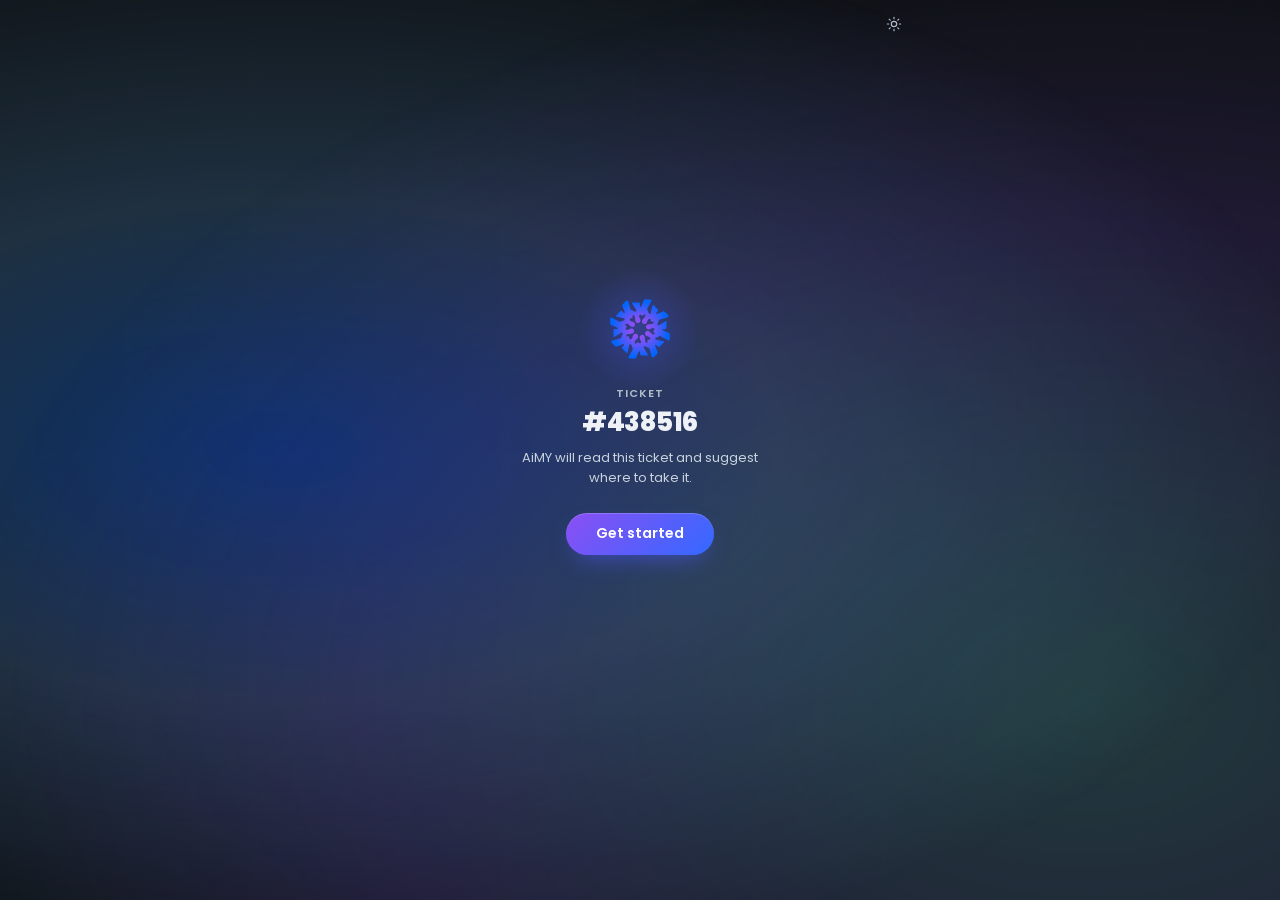
<file: extension/index.html>
<!doctype html>
<html lang="en">
<head>
  <meta charset="utf-8">
  <meta name="viewport" content="width=device-width, initial-scale=1">
  <title>AiMY Assistant</title>
  <link rel="preconnect" href="https://fonts.googleapis.com">
  <link rel="preconnect" href="https://fonts.gstatic.com" crossorigin>
  <link rel="stylesheet" href="https://fonts.googleapis.com/css2?family=Poppins:ital,wght@0,400;0,500;0,600;0,700;0,800;1,400&family=JetBrains+Mono:wght@400;500&display=swap">
  <link rel="stylesheet" href="popup.css">
</head>
<body class="panel-page gate-page" data-thread="empty" data-ticket-id="438516" data-phase="gate">
  <main class="gate-shell" id="gateShell">
    <!-- Two drifting blooms and a slow rise of dust. Behind everything, and
         outside the scrolling thread so it never repaints on scroll. -->
    <div class="gate-bloom" aria-hidden="true">
      <div class="gate-bloom-a"></div>
      <div class="gate-bloom-b"></div>
      <div class="gate-dust" id="gateDust"></div>
    </div>

    <!-- The mark is an empty box holding its place until the start screen's
         mark flies into it. -->
    <header class="brand">
      <span class="brand-lockup">
        <span class="brand-anchor" id="brandAnchor" aria-hidden="true"></span>
        <span class="brand-word" id="brandWord" hidden>AiMY</span>
        <span class="brand-ticket" id="brandTicket" hidden>Ticket #438516</span>
      </span>
      <div class="brand-actions">
        <button class="round-action" id="themeToggle" type="button" aria-label="Toggle theme" title="Toggle theme"><svg viewBox="0 0 24 24"><use href="#icon-sun"/></svg></button>
      </div>
    </header>

    <section class="gate-main" aria-labelledby="gateTitle">
      <div class="gate-content">
        <div class="gate-hero" id="emptyConversation"><h1 id="gateTitle">Hello, Nour</h1><p>Ask across everything AiMY knows.</p></div>
        <div class="gate-thread" id="gateThread" aria-live="polite"></div>
        <div class="inline-status" id="toast" role="status" aria-live="polite"></div>
        <div class="chat-actions"><div class="demo-tools"><button class="demo-tools-toggle" id="demoToolsToggle" type="button" aria-label="Show demo controls" aria-expanded="false" title="Demo controls">Demo</button><div class="demo-controls" id="demoControls" hidden><button id="demoRefresh" type="button" aria-label="Replay from the start screen" title="Replay from the start screen">↻</button><label class="demo-speed" for="demoSpeed"><span>Speed</span><input id="demoSpeed" type="range" min="0.25" max="3" step="0.25" value="1"><output id="demoSpeedValue">1x</output></label></div></div><button class="new-chat-button" id="newConversation" type="button" aria-label="Start a new chat" title="Start a new chat"><svg viewBox="0 0 24 24"><use href="#icon-plus-chat"/></svg><span>New chat</span></button></div>
        <form class="gate-composer" id="askForm"><span class="beam" aria-hidden="true"><i></i></span><span class="aimy-float-icon" aria-hidden="true"><img src="assets/aimy-full.svg" alt=""></span><label class="sr-only" for="question">Ask AiMY</label><textarea id="question" rows="1" placeholder="Ask about this ticket…" spellcheck="false" autocomplete="off"></textarea><button class="overlay-send" id="sendQuestion" type="submit" aria-label="Send" title="Send"><svg viewBox="0 0 24 24" fill="none" stroke="currentColor" stroke-width="2" stroke-linecap="round" stroke-linejoin="round" aria-hidden="true"><path d="M14.536 21.686a.5.5 0 0 0 .937-.024l6.5-19a.496.496 0 0 0-.635-.635l-19 6.5a.5.5 0 0 0-.024.937l7.93 3.18a2 2 0 0 1 1.112 1.11z"/><path d="m21.854 2.147-10.94 10.939"/></svg></button></form>
        <div class="suggestions"><button type="button" data-prompt="Can EU customers get a refund after activating?">Can EU customers get a refund after activating?</button><button type="button" data-prompt="What does the corpus say about data residency?">What does the corpus say about data residency?</button><button type="button" data-prompt="Which articles contradict each other on refunds?">Which articles contradict each other on refunds?</button></div>
      </div>
    </section>

    <!-- The start screen: the ticket number, and one thing to press. Nothing
         is asked of AiMY until it is pressed. -->
    <section class="gate" id="gateStart" aria-label="Ticket 438516">
      <span class="gate-orbit" id="gateOrbit" aria-hidden="true"></span>
      <div class="gate-copy" id="gateCopy">
        <div class="gate-ticket"><span>Ticket</span><strong>#438516</strong></div>
        <p class="gate-hint">AiMY will read this ticket and suggest where to take it.</p>
        <button class="gate-start" id="gateStartButton" type="button"><span>Get started</span></button>
      </div>
    </section>
  </main>
  <svg class="icon-sprite" aria-hidden="true" focusable="false">
    <symbol id="icon-aimy" viewBox="0 0 24 24"><defs><radialGradient id="aimy-gradient-panel" cx="50%" cy="50%" r="60%"><stop offset="0" stop-color="#8c4ff4"/><stop offset=".55" stop-color="#3f5bf9"/><stop offset="1" stop-color="#06f"/></radialGradient></defs><path fill="url(#aimy-gradient-panel)" d="M12 1.6l1.7 3.1 2.9-1.4-.3 3.5 3.3.4-2.3 2.7 2.5 2.1-3.4.9.9 3.4-3.2-.8-1 3.4-2.3-2.7-2.7 2.2-.3-3.5-3.4-.2 2-2.9-2.5-2.1 3.3-.9-.9-3.4 3.2.8L12 1.6z"/><circle cx="12" cy="12" r="3.2" fill="#0f1215"/></symbol>
    <symbol id="icon-attach" viewBox="0 0 24 24" fill="none" stroke="currentColor" stroke-width="1.8" stroke-linecap="round" stroke-linejoin="round"><path d="m20 11.5-7.8 7.8a5 5 0 0 1-7-7l7.5-7.5a3.5 3.5 0 0 1 5 5L10 17.5a2 2 0 0 1-2.8-2.8l7-7"/></symbol>
    <symbol id="icon-copy" viewBox="0 0 24 24" fill="none" stroke="currentColor" stroke-width="1.7" stroke-linecap="round" stroke-linejoin="round"><rect x="8" y="8" width="12" height="12" rx="2"/><path d="M16 8V6a2 2 0 0 0-2-2H6a2 2 0 0 0-2 2v8a2 2 0 0 0 2 2h2"/></symbol>
    <symbol id="icon-note" viewBox="0 0 24 24" fill="none" stroke="currentColor" stroke-width="1.7" stroke-linecap="round" stroke-linejoin="round"><path d="M5 4h10l4 4v12H5z"/><path d="M14 4v5h5M8 13h8M8 17h6"/></symbol>
    <symbol id="icon-like" viewBox="0 0 24 24" fill="none" stroke="currentColor" stroke-width="1.7" stroke-linecap="round" stroke-linejoin="round"><path d="M7 10v10H4a1 1 0 0 1-1-1v-8a1 1 0 0 1 1-1h3zM7 20h9.5a2 2 0 0 0 1.9-1.4l2.1-6.5A1.6 1.6 0 0 0 19 10h-4l.6-3.4A2.2 2.2 0 0 0 13.4 4L7 10z"/></symbol>
    <symbol id="icon-dislike" viewBox="0 0 24 24" fill="none" stroke="currentColor" stroke-width="1.7" stroke-linecap="round" stroke-linejoin="round"><path d="M7 14V4H4a1 1 0 0 0-1 1v8a1 1 0 0 0 1 1h3zM7 4h9.5a2 2 0 0 1 1.9 1.4l2.1 6.5A1.6 1.6 0 0 1 19 14h-4l.6 3.4a2.2 2.2 0 0 1-2.2 2.6L7 14z"/></symbol>
    <symbol id="icon-tone" viewBox="0 0 24 24" fill="none" stroke="currentColor" stroke-width="1.7" stroke-linecap="round"><path d="m4 17 6-6 4 4 6-7M4 21h16"/></symbol>
    <symbol id="icon-sun" viewBox="0 0 24 24" fill="none" stroke="currentColor" stroke-width="1.8" stroke-linecap="round"><circle cx="12" cy="12" r="4"/><path d="M12 2v2M12 20v2M4.9 4.9l1.4 1.4M17.7 17.7l1.4 1.4M2 12h2M20 12h2M4.9 19.1l1.4-1.4M17.7 6.3l1.4-1.4"/></symbol>
    <symbol id="icon-plus-chat" viewBox="0 0 24 24" fill="none" stroke="currentColor" stroke-width="1.8" stroke-linecap="round"><path d="M20 11.5a7.5 7.5 0 0 1-9.8 7.1L5 20l1.4-4.1A7.5 7.5 0 1 1 20 11.5zM12 8v7M8.5 11.5h7"/></symbol>
    <symbol id="icon-send" viewBox="0 0 24 24" fill="none" stroke="currentColor" stroke-width="1.8" stroke-linecap="round" stroke-linejoin="round"><path d="M4 4l16 8-16 8 3-8-3-8zM7 12h13"/></symbol>
    <symbol id="icon-file" viewBox="0 0 24 24" fill="none" stroke="currentColor" stroke-width="1.7" stroke-linejoin="round"><path d="M6 3h8l4 4v14H6zM14 3v5h4"/></symbol>
    <symbol id="icon-grid" viewBox="0 0 24 24" fill="none" stroke="currentColor" stroke-width="1.8"><rect x="3" y="3" width="7" height="7" rx="1.5"/><rect x="14" y="3" width="7" height="7" rx="1.5"/><rect x="3" y="14" width="7" height="7" rx="1.5"/><rect x="14" y="14" width="7" height="7" rx="1.5"/></symbol>
  </svg>
  <script src="popup.js"></script>
</body>
</html>
</file>
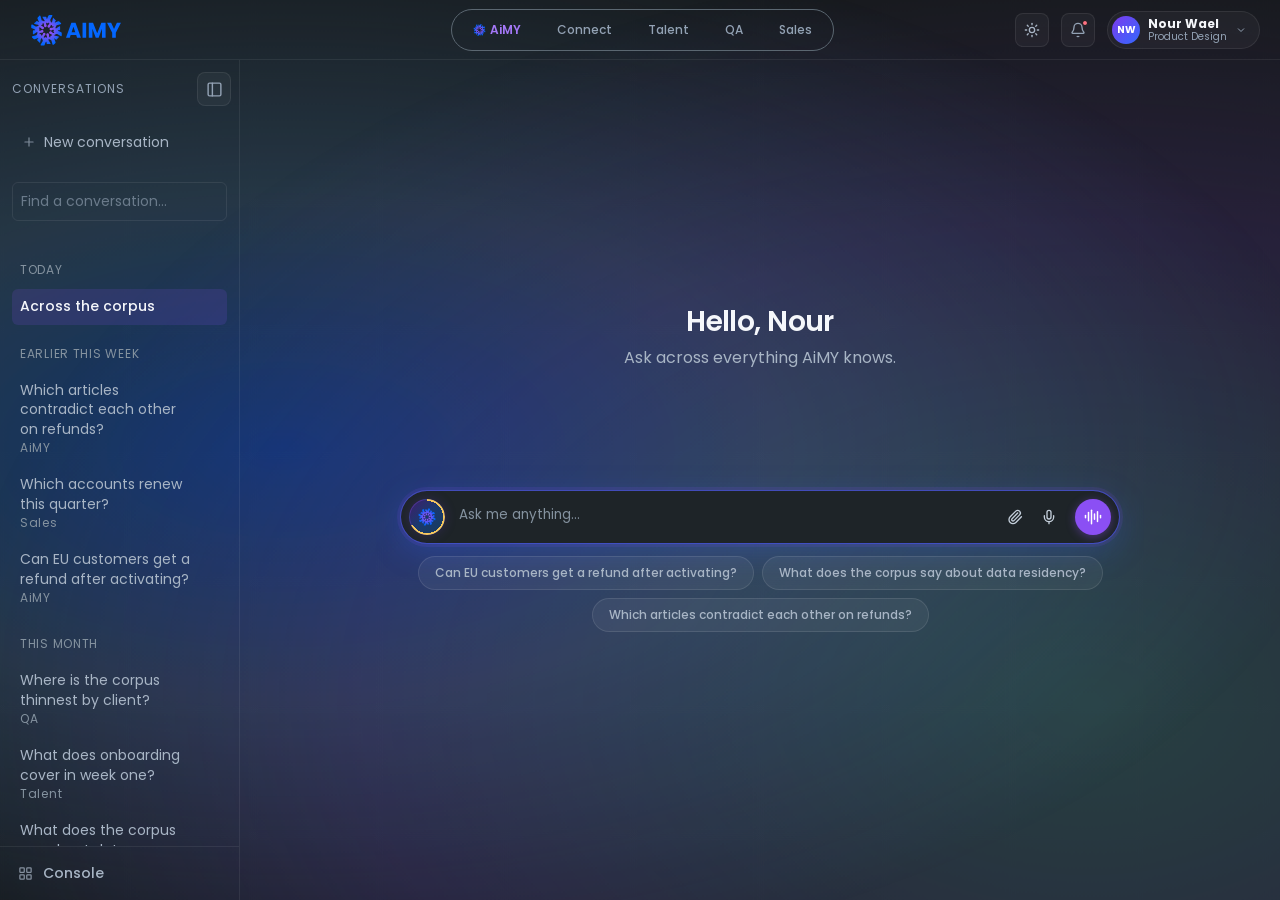
<file: versions/notetaker-silk-v1/index.html>
<!doctype html>
<html lang="en">
<head>
  <meta charset="UTF-8" />
  <!-- viewport-fit=cover is what makes env(safe-area-inset-*) report anything
       other than 0 on iOS. Four places in this build already write
       `env(safe-area-inset-bottom, 0px)` and chat.css says in as many words
       that it returns "0 today as well since the viewport meta does not opt
       into viewport-fit=cover" — so the composer could not clear a home
       indicator, because the page was never told there was one. The rules were
       correct and inert; this is the line that switches them on.

       interactive-widget=resizes-content makes the soft keyboard shrink the
       LAYOUT viewport rather than only the visual one, so the fixed composer
       is lifted by the browser instead of being left underneath the keyboard.

       Neither changes anything on a desktop, where every inset is 0 and there
       is no soft keyboard — the 1536 reference is untouched. Matches AiMY
       Sales and AiMY QA. -->
  <meta name="viewport" content="width=device-width, initial-scale=1.0, viewport-fit=cover, interactive-widget=resizes-content" />
  <title>AiMY</title>

  <link rel="icon" type="image/svg+xml" href="assets/Aimy-full.svg" />
  <link rel="apple-touch-icon" href="assets/Aimy-full.svg" />

  <link rel="preconnect" href="https://fonts.googleapis.com" />
  <link rel="preconnect" href="https://fonts.gstatic.com" crossorigin />
  <link href="https://fonts.googleapis.com/css2?family=Poppins:ital,wght@0,300;0,400;0,500;0,600;0,700;1,400&family=JetBrains+Mono:wght@400;500&display=swap" rel="stylesheet" />

  <link rel="stylesheet" href="assets/aimy-ds.css?v=46" />
  <link rel="stylesheet" href="assets/knowledge.css?v=342" />
  <link rel="stylesheet" href="assets/chat.css?v=65" />
  <link rel="stylesheet" href="assets/voice.css?v=13" />

  <script>
    /* Apply saved theme before paint to avoid flash. Default = dark. */
    (function () {
      try {
        var saved = localStorage.getItem('aimy-ds-theme');
        if (saved === 'light') document.documentElement.setAttribute('data-theme', 'light');
      } catch (e) {}
    })();
  </script>
</head>
<!-- ══════════════════════════════════════════════
     THE GATE — chat, faced first

     Declared deviation #6. The direction document rejects a chat-first landing
     surface (§447) on the grounds that a prompt grid asks people to know what
     to ask at the moment they know least. That reasoning holds for somebody
     arriving without a question, and the briefing still serves them — one
     click away, in the Console.

     What it does not serve is the larger group who arrive knowing exactly what
     they want and have to cross a workbench to ask it. This page is for them.
     Nothing was removed to build it: the workbench is `console.html`, intact.

     `data-page` is the seam. knowledge.js reads it and boots a conversation
     and this shell — no grid, no filters, no briefing, no document machinery,
     because none of it has anywhere to render here.
══════════════════════════════════════════════ -->
<body data-page="gate" data-thread="empty">

<!-- AiMY logo symbols — inlined per page because external <use href> fails under file://
     Identical to design-system/index.html -->
<svg width="0" height="0" style="position:absolute;overflow:hidden" aria-hidden="true" focusable="false">
  <defs>
    <radialGradient id="aimy-rg" cx="75.72" cy="73.83" fx="75.72" fy="73.83" r="70.54" gradientUnits="userSpaceOnUse">
      <stop offset=".26" stop-color="#8c4ff4"/>
      <stop offset=".36" stop-color="#8250f4"/>
      <stop offset=".51" stop-color="#6954f6"/>
      <stop offset=".7" stop-color="#3f5bf9"/>
      <stop offset=".92" stop-color="#0764fe"/>
      <stop offset=".95" stop-color="#06f"/>
    </radialGradient>
    <symbol id="aimy-logo-small" viewBox="0 0 151.43 147.66">
      <path fill="var(--aimy-mark, url(#aimy-rg))" d="m84.2,6.76c1.09-2.9,3.26-3.67,6.2-3.46,3.04.21,6.12-.04,9.17.09,3.09.13,4.19,1.99,2.72,4.73-2.8,5.23-5.69,10.4-8.64,15.54-.91,1.59-1.31,2.9-.3,4.69,1.09,1.94,1.68,4.16,2.47,6.27.56,1.48,1.14,2.9,3.1,2.84,2.03-.06,2.38-1.54,2.71-3.11,1.1-5.1,2.22-10.19,3.39-15.28.66-2.88,1.64-3.2,3.7-1.18,3.15,3.08,6.22,6.25,9.37,9.33,1.29,1.26,1.36,2.4.1,3.7-1.25,1.29-2.47,2.62-3.66,3.97-.61.69-1.13,1.49-.46,2.42.68.94,1.55.61,2.42.27,4.51-1.8,9.04-3.53,13.53-5.39,1.83-.76,3.32-.47,4.67.87,2.49,2.47,5.04,4.9,7.42,7.47,2.54,2.73,1.91,4.74-1.77,5.82-5.69,1.67-11.39,3.26-17.1,4.85-1.37.38-2.26.89-2.75,2.47-.76,2.47-2.02,4.8-3.1,7.17-.61,1.35-.72,2.59.51,3.68,1.25,1.11,2.44.75,3.68-.05,4.53-2.92,9.07-5.83,13.64-8.69,2.5-1.57,3.33-1.08,3.36,1.91.04,4.22-.08,8.45.05,12.67.07,2.39-.98,3.24-3.21,3.2-1.53-.03-3.06.06-4.59.14-1.02.06-2.06.26-2.2,1.52-.13,1.15.81,1.46,1.65,1.82,4.29,1.85,8.54,3.8,12.88,5.53,2.16.86,3.1,2.23,3.06,4.5-.06,3.33.02,6.65-.04,9.98-.08,3.82-1.88,4.89-5.2,3.07-5.2-2.84-10.38-5.72-15.53-8.66-1.34-.76-2.38-1.03-3.92-.2-2.28,1.22-4.82,1.95-7.26,2.86-1.4.53-2.29,1.38-2.17,3,.13,1.67,1.24,2.19,2.69,2.5,5.27,1.12,10.53,2.27,15.78,3.49,2.92.67,3.16,1.56,1.07,3.69-3.09,3.14-6.26,6.21-9.33,9.38-1.27,1.3-2.36,1.38-3.66.09-1.27-1.27-2.63-2.45-3.98-3.65-.69-.62-1.48-1.14-2.42-.5-.97.66-.64,1.53-.29,2.4,1.76,4.42,3.43,8.88,5.28,13.26.95,2.24.47,3.9-1.24,5.51-2.23,2.09-4.32,4.33-6.51,6.47-3.13,3.06-5.22,2.5-6.45-1.76-1.58-5.52-3.13-11.05-4.64-16.59-.4-1.48-1.02-2.39-2.66-2.9-2.39-.74-4.62-1.97-6.92-3.01-1.43-.65-2.78-.8-3.9.57-1.05,1.29-.54,2.46.25,3.69,2.88,4.45,5.73,8.92,8.55,13.41,1.65,2.62,1.17,3.48-1.98,3.52-4.14.05-8.28-.06-12.41.06-2.47.07-3.33-1.01-3.38-3.37-.04-1.94.39-3.96-.55-5.82-1.74-2.18-2.36-.35-2.92.91-1.76,3.94-3.56,7.87-5.08,11.9-1.11,2.96-2.92,4.25-6.1,4.03-2.77-.2-5.57-.01-8.36-.06-4.27-.07-5.4-1.95-3.37-5.63,2.74-4.95,5.49-9.9,8.31-14.8.9-1.56,1.33-2.86.29-4.67-1.15-2-1.75-4.32-2.56-6.51-.53-1.44-1.25-2.6-3.04-2.53-1.83.08-2.32,1.31-2.64,2.85-1.1,5.18-2.24,10.36-3.44,15.52-.67,2.88-1.65,3.17-3.72,1.13-3.08-3.02-6.08-6.14-9.19-9.14-1.49-1.44-1.54-2.68-.06-4.1,1.1-1.06,2.11-2.22,3.13-3.36.73-.81,1.57-1.72.72-2.83-.76-1-1.8-.44-2.72-.08-4.27,1.69-8.56,3.31-12.78,5.1-2.23.95-3.93.54-5.56-1.18-2.29-2.42-4.75-4.67-7.02-7.1-2.34-2.51-1.78-4.64,1.49-5.62,5.6-1.67,11.22-3.27,16.86-4.79,1.77-.48,2.96-1.11,3.53-3.1.67-2.31,1.91-4.45,2.9-6.66.65-1.44.72-2.79-.65-3.89-1.32-1.05-2.45-.47-3.67.32-4.36,2.84-8.76,5.65-13.17,8.41-2.76,1.73-3.71,1.23-3.74-1.95-.04-4.14.09-8.28-.03-12.41-.06-2.34.89-3.26,3.18-3.21,1.7.04,3.41-.17,5.12-.3.87-.06,1.62-.4,1.76-1.36.15-1-.58-1.41-1.36-1.75-4.37-1.89-8.7-3.87-13.12-5.63-2.25-.9-3.23-2.35-3.19-4.71.06-3.33-.07-6.66.04-9.98.12-3.56,2.07-4.64,5.2-2.93,5.13,2.79,10.23,5.62,15.3,8.52,1.5.86,2.72,1.22,4.44.29,2.12-1.15,4.5-1.81,6.77-2.67,1.47-.55,2.53-1.38,2.37-3.15-.15-1.68-1.35-2.16-2.76-2.46-5.19-1.13-10.37-2.25-15.55-3.44-2.86-.66-3.17-1.67-1.16-3.73,3.02-3.09,6.14-6.07,9.13-9.19,1.44-1.51,2.67-1.53,4.1-.06,1.07,1.09,2.21,2.12,3.36,3.12.8.7,1.66,1.64,2.81.74,1-.78.45-1.8.08-2.71-1.69-4.27-3.3-8.56-5.1-12.78-.97-2.26-.48-3.92,1.19-5.56,2.24-2.2,4.29-4.6,6.51-6.82,2.52-2.52,5.28-1.85,6.29,1.53,1.68,5.69,3.31,11.4,4.86,17.13.42,1.53,1.09,2.38,2.7,2.9,2.47.8,4.79,2.05,7.17,3.11,1.38.61,2.62.55,3.64-.69.98-1.19.61-2.32-.13-3.46-2.82-4.38-5.65-8.75-8.42-13.17-.58-.93-1.69-1.87-.93-3.15.68-1.15,1.94-.76,2.97-.77,4.13-.04,8.27.06,12.4-.03,2.07-.04,2.97.78,2.95,2.84-.01,1.71.14,3.41.26,5.12.07.94.34,1.85,1.47,1.96.98.1,1.41-.63,1.73-1.42,1.76-4.23,3.52-8.46,5.28-12.68Zm-22.36,61.41c-3.34,1.86-6.31,1.33-9.12-1.21-2.13-1.92-4.4-3.7-6.68-5.44-1.37-1.05-5.46-.12-5.88,1.48-.4,1.51,1.45,1.62,2.35,2.26,2.26,1.62,2.42,2.82.44,4.99-1.2,1.31-1.86,2.77-.81,4.36,1.07,1.61,2.68,2.01,4.5,1.25,1.66-.69,3.35-1.31,4.95-2.11,3.35-1.67,6.39-1.47,9.13,1.21,2.48,5.78.4,9.43-5.84,10.19-2.94.36-5.9.59-8.84.99-1.71.24-3.72,3.37-3.04,4.99.74,1.75,2.14.27,3.18.13,2.82-.39,3.74.25,3.89,3.17.09,1.76.6,3.29,2.48,3.69,2.06.43,3.44-.64,4.21-2.52.82-1.99,1.6-4,2.44-5.99,1.06-2.53,2.86-4.12,5.72-4.2,2.6-.07,4.55,1.12,5.68,3.4,1.22,2.48.87,4.87-.94,7.03-1.56,1.86-3.06,3.77-4.61,5.63-2.97,3.57-2.9,4.91.52,8.4.47-.79.92-1.56,1.38-2.32,1.77-2.93,2.86-3.11,5.4-.87,1.35,1.19,2.84,1.7,4.39.59,1.5-1.08,1.78-2.66,1.12-4.34-.89-2.26-1.96-4.45-2.77-6.73-1.32-3.73.56-7.35,4.17-8.3,3.57-.94,7.08,1.37,7.7,5.21.4,2.48.6,5,.8,7.5.41,4.94.97,5.53,5.99,5.97.04.05.08.11.13.14.01,0,.07-.05.11-.08-.09,0-.19,0-.28,0,.48-1.21-.26-2.26-.46-3.37-.48-2.69.29-3.75,2.95-3.8,1.88-.03,3.52-.5,3.93-2.51.45-2.19-.81-3.54-2.79-4.32-2.01-.78-4.01-1.57-5.99-2.42-2.45-1.05-3.89-2.93-3.98-5.6-.08-2.55,1.12-4.54,3.41-5.68,2.38-1.18,4.72-.92,6.82.76,1.9,1.51,3.77,3.05,5.64,4.6,3.87,3.21,4.66,3.2,8.75-.27-1.04-.61-2.07-1.14-3.02-1.79-2.24-1.53-2.4-2.82-.54-4.79,1.28-1.36,2.12-2.83.94-4.56-1.2-1.75-2.96-1.85-4.82-1.09-2.08.86-4.11,1.83-6.22,2.59-3.73,1.35-7.49-.5-8.38-4.02-.96-3.81,1.3-7.23,5.33-7.83,2.48-.37,5-.59,7.51-.78,4.75-.36,5.44-1.05,5.77-6.3-1.15.29-2.24.62-3.35.82-2.62.49-3.71-.35-3.78-3.03-.05-1.89-.52-3.49-2.57-3.85-2.07-.36-3.39.78-4.14,2.67-.83,2.09-1.62,4.2-2.57,6.23-1.68,3.6-5.57,4.91-8.76,3.05-3.36-1.96-4.18-6.1-1.75-9.32,1.57-2.08,3.27-4.06,4.93-6.07,2.94-3.56,2.89-4.57-.43-8.15-.08.02-.2.01-.23.06-.3.44-.6.89-.88,1.35-2.3,3.81-2.75,3.89-6.21,1.3-1.24-.93-2.61-1.34-3.97-.31-1.33,1.02-1.89,2.42-1.26,4.06.84,2.18,1.74,4.33,2.67,6.47,1.16,2.67.88,5.12-1.13,7.24-1.79,1.89-4.12,2.26-6.47,1.44-2.61-.91-3.96-2.91-4.18-5.72-.25-3.13-.61-6.26-1.01-9.38-.24-1.92-3.07-4.03-5.03-3.37-2.01.68-.22,2.24-.11,3.34.27,2.74-.36,3.64-3.35,3.81-1.79.1-3.25.69-3.58,2.6-.31,1.81.57,3.15,2.24,3.88,1.73.76,3.5,1.42,5.24,2.15,5.82,2.41,6.87,6.44,2.99,11.41Z"/>
    </symbol>
    <symbol id="aimy-logo-full" viewBox="0 0 418.18 147.66">
      <g fill="#0366ff">
        <path d="m209.6,97.25h-25.58l-4.1,12.11h-17.48l24.8-68.54h19.33l24.8,68.54h-17.67l-4.1-12.11Zm-4.3-12.89l-8.49-25.09-8.4,25.09h16.89Z"/>
        <path d="m255.58,40.82v68.54h-16.7V40.82h16.7Z"/>
        <path d="m345.31,40.82v68.54h-16.7v-41.1l-15.33,41.1h-13.47l-15.43-41.2v41.2h-16.7V40.82h19.72l19.23,47.45,19.04-47.45h19.63Z"/>
        <path d="m416.1,40.82l-23.73,45.89v22.65h-16.7v-22.65l-23.73-45.89h18.94l13.28,28.71,13.18-28.71h18.75Z"/>
      </g>
      <path fill="var(--aimy-mark, url(#aimy-rg))" d="m81.08,8.02c1.09-2.9,3.26-3.67,6.2-3.46,3.04.21,6.12-.04,9.17.09,3.09.13,4.19,1.99,2.72,4.73-2.8,5.23-5.69,10.4-8.64,15.54-.91,1.59-1.31,2.9-.3,4.69,1.09,1.94,1.68,4.16,2.47,6.27.56,1.48,1.14,2.9,3.1,2.84,2.03-.06,2.38-1.54,2.71-3.11,1.1-5.1,2.22-10.19,3.39-15.28.66-2.88,1.64-3.2,3.7-1.18,3.15,3.08,6.22,6.25,9.37,9.33,1.29,1.26,1.36,2.4.1,3.7-1.25,1.29-2.47,2.62-3.66,3.97-.61.69-1.13,1.49-.46,2.42.68.94,1.55.61,2.42.27,4.51-1.8,9.04-3.53,13.53-5.39,1.83-.76,3.32-.47,4.67.87,2.49,2.47,5.04,4.9,7.42,7.47,2.54,2.73,1.91,4.74-1.77,5.82-5.69,1.67-11.39,3.26-17.1,4.85-1.37.38-2.26.89-2.75,2.47-.76,2.47-2.02,4.8-3.1,7.17-.61,1.35-.72,2.59.51,3.68,1.25,1.11,2.44.75,3.68-.05,4.53-2.92,9.07-5.83,13.64-8.69,2.5-1.57,3.33-1.08,3.36,1.91.04,4.22-.08,8.45.05,12.67.07,2.39-.98,3.24-3.21,3.2-1.53-.03-3.06.06-4.59.14-1.02.06-2.06.26-2.2,1.52-.13,1.15.81,1.46,1.65,1.82,4.29,1.85,8.54,3.8,12.88,5.53,2.16.86,3.1,2.23,3.06,4.5-.06,3.33.02,6.65-.04,9.98-.08,3.82-1.88,4.89-5.2,3.07-5.2-2.84-10.38-5.72-15.53-8.66-1.34-.76-2.38-1.03-3.92-.2-2.28,1.22-4.82,1.95-7.26,2.86-1.4.53-2.29,1.38-2.17,3,.13,1.67,1.24,2.19,2.69,2.5,5.27,1.12,10.53,2.27,15.78,3.49,2.92.67,3.16,1.56,1.07,3.69-3.09,3.14-6.26,6.21-9.33,9.38-1.27,1.3-2.36,1.38-3.66.09-1.27-1.27-2.63-2.45-3.98-3.65-.69-.62-1.48-1.14-2.42-.5-.97.66-.64,1.53-.29,2.4,1.76,4.42,3.43,8.88,5.28,13.26.95,2.24.47,3.9-1.24,5.51-2.23,2.09-4.32,4.33-6.51,6.47-3.13,3.06-5.22,2.5-6.45-1.76-1.58-5.52-3.13-11.05-4.64-16.59-.4-1.48-1.02-2.39-2.66-2.9-2.39-.74-4.62-1.97-6.92-3.01-1.43-.65-2.78-.8-3.9.57-1.05,1.29-.54,2.46.25,3.69,2.88,4.45,5.73,8.92,8.55,13.41,1.65,2.62,1.17,3.48-1.98,3.52-4.14.05-8.28-.06-12.41.06-2.47.07-3.33-1.01-3.38-3.37-.04-1.94.39-3.96-.55-5.82-1.74-2.18-2.36-.35-2.92.91-1.76,3.94-3.56,7.87-5.08,11.9-1.11,2.96-2.92,4.25-6.1,4.03-2.77-.2-5.57-.01-8.36-.06-4.27-.07-5.4-1.95-3.37-5.63,2.74-4.95,5.49-9.9,8.31-14.8.9-1.56,1.33-2.86.29-4.67-1.15-2-1.75-4.32-2.56-6.51-.53-1.44-1.25-2.6-3.04-2.53-1.83.08-2.32,1.31-2.64,2.85-1.1,5.18-2.24,10.36-3.44,15.52-.67,2.88-1.65,3.17-3.72,1.13-3.08-3.02-6.08-6.14-9.19-9.14-1.49-1.44-1.54-2.68-.06-4.1,1.1-1.06,2.11-2.22,3.13-3.36.73-.81,1.57-1.72.72-2.83-.76-1-1.8-.44-2.72-.08-4.27,1.69-8.56,3.31-12.78,5.1-2.23.95-3.93.54-5.56-1.18-2.29-2.42-4.75-4.67-7.02-7.1-2.34-2.51-1.78-4.64,1.49-5.62,5.6-1.67,11.22-3.27,16.86-4.79,1.77-.48,2.96-1.11,3.53-3.1.67-2.31,1.91-4.45,2.9-6.66.65-1.44.72-2.79-.65-3.89-1.32-1.05-2.45-.47-3.67.32-4.36,2.84-8.76,5.65-13.17,8.41-2.76,1.73-3.71,1.23-3.74-1.95-.04-4.14.09-8.28-.03-12.41-.06-2.34.89-3.26,3.18-3.21,1.7.04,3.41-.17,5.12-.3.87-.06,1.62-.4,1.76-1.36.15-1-.58-1.41-1.36-1.75-4.37-1.89-8.7-3.87-13.12-5.63-2.25-.9-3.23-2.35-3.19-4.71.06-3.33-.07-6.66.04-9.98.12-3.56,2.07-4.64,5.2-2.93,5.13,2.79,10.23,5.62,15.3,8.52,1.5.86,2.72,1.22,4.44.29,2.12-1.15,4.5-1.81,6.77-2.67,1.47-.55,2.53-1.38,2.37-3.15-.15-1.68-1.35-2.16-2.76-2.46-5.19-1.13-10.37-2.25-15.55-3.44-2.86-.66-3.17-1.67-1.16-3.73,3.02-3.09,6.14-6.07,9.13-9.19,1.44-1.51,2.67-1.53,4.1-.06,1.07,1.09,2.21,2.12,3.36,3.12.8.7,1.66,1.64,2.81.74,1-.78.45-1.8.08-2.71-1.69-4.27-3.3-8.56-5.1-12.78-.97-2.26-.48-3.92,1.19-5.56,2.24-2.2,4.29-4.6,6.51-6.82,2.52-2.52,5.28-1.85,6.29,1.53,1.68,5.69,3.31,11.4,4.86,17.13.42,1.53,1.09,2.38,2.7,2.9,2.47.8,4.79,2.05,7.17,3.11,1.38.61,2.62.55,3.64-.69.98-1.19.61-2.32-.13-3.46-2.82-4.38-5.65-8.75-8.42-13.17-.58-.93-1.69-1.87-.93-3.15.68-1.15,1.94-.76,2.97-.77,4.13-.04,8.27.06,12.4-.03,2.07-.04,2.97.78,2.95,2.84-.01,1.71.14,3.41.26,5.12.07.94.34,1.85,1.47,1.96.98.1,1.41-.63,1.73-1.42,1.76-4.23,3.52-8.46,5.28-12.68Zm-22.36,61.41c-3.34,1.86-6.31,1.33-9.12-1.21-2.13-1.92-4.4-3.7-6.68-5.44-1.37-1.05-5.46-.12-5.88,1.48-.4,1.51,1.45,1.62,2.35,2.26,2.26,1.62,2.42,2.82.44,4.99-1.2,1.31-1.86,2.77-.81,4.36,1.07,1.61,2.68,2.01,4.5,1.25,1.66-.69,3.35-1.31,4.95-2.11,3.35-1.67,6.39-1.47,9.13,1.21,2.48,5.78.4,9.43-5.84,10.19-2.94.36-5.9.59-8.84.99-1.71.24-3.72,3.37-3.04,4.99.74,1.75,2.14.27,3.18.13,2.82-.39,3.74.25,3.89,3.17.09,1.76.6,3.29,2.48,3.69,2.06.43,3.44-.64,4.21-2.52.82-1.99,1.6-4,2.44-5.99,1.06-2.53,2.86-4.12,5.72-4.2,2.6-.07,4.55,1.12,5.68,3.4,1.22,2.48.87,4.87-.94,7.03-1.56,1.86-3.06,3.77-4.61,5.63-2.97,3.57-2.9,4.91.52,8.4.47-.79.92-1.56,1.38-2.32,1.77-2.93,2.86-3.11,5.4-.87,1.35,1.19,2.84,1.7,4.39.59,1.5-1.08,1.78-2.66,1.12-4.34-.89-2.26-1.96-4.45-2.77-6.73-1.32-3.73.56-7.35,4.17-8.3,3.57-.94,7.08,1.37,7.7,5.21.4,2.48.6,5,.8,7.5.41,4.94.97,5.53,5.99,5.97.04.05.08.11.13.14.01,0,.07-.05.11-.08-.09,0-.19,0-.28,0,.48-1.21-.26-2.26-.46-3.37-.48-2.69.29-3.75,2.95-3.8,1.88-.03,3.52-.5,3.93-2.51.45-2.19-.81-3.54-2.79-4.32-2.01-.78-4.01-1.57-5.99-2.42-2.45-1.05-3.89-2.93-3.98-5.6-.08-2.55,1.12-4.54,3.41-5.68,2.38-1.18,4.72-.92,6.82.76,1.9,1.51,3.77,3.05,5.64,4.6,3.87,3.21,4.66,3.2,8.75-.27-1.04-.61-2.07-1.14-3.02-1.79-2.24-1.53-2.4-2.82-.54-4.79,1.28-1.36,2.12-2.83.94-4.56-1.2-1.75-2.96-1.85-4.82-1.09-2.08.86-4.11,1.83-6.22,2.59-3.73,1.35-7.49-.5-8.38-4.02-.96-3.81,1.3-7.23,5.33-7.83,2.48-.37,5-.59,7.51-.78,4.75-.36,5.44-1.05,5.77-6.3-1.15.29-2.24.62-3.35.82-2.62.49-3.71-.35-3.78-3.03-.05-1.89-.52-3.49-2.57-3.85-2.07-.36-3.39.78-4.14,2.67-.83,2.09-1.62,4.2-2.57,6.23-1.68,3.6-5.57,4.91-8.76,3.05-3.36-1.96-4.18-6.1-1.75-9.32,1.57-2.08,3.27-4.06,4.93-6.07,2.94-3.56,2.89-4.57-.43-8.15-.08.02-.2.01-.23.06-.3.44-.6.89-.88,1.35-2.3,3.81-2.75,3.89-6.21,1.3-1.24-.93-2.61-1.34-3.97-.31-1.33,1.02-1.89,2.42-1.26,4.06.84,2.18,1.74,4.33,2.67,6.47,1.16,2.67.88,5.12-1.13,7.24-1.79,1.89-4.12,2.26-6.47,1.44-2.61-.91-3.96-2.91-4.18-5.72-.25-3.13-.61-6.26-1.01-9.38-.24-1.92-3.07-4.03-5.03-3.37-2.01.68-.22,2.24-.11,3.34.27,2.74-.36,3.64-3.35,3.81-1.79.1-3.25.69-3.58,2.6-.31,1.81.57,3.15,2.24,3.88,1.73.76,3.5,1.42,5.24,2.15,5.82,2.41,6.87,6.44,2.99,11.41Z"/>
    </symbol>
  </defs>
</svg>

<!-- ══════════════════════════════════════════════
     TOPNAV — the same chrome the Console and Settings carry.

     Third copy of this markup, which is the established pattern in this repo
     rather than an oversight: console.html and settings.html already hold it
     twice. Introducing a component system to hold it once is a separate job
     from this one, and doing it here would put a refactor inside a feature.

     No rail toggle: it reveals a briefing that does not exist on this page.
══════════════════════════════════════════════ -->
<div class="app-topnav">
  <div class="topnav-logo">
    <!-- No rail toggle here. It belongs to the panel it controls, which is
         where Claude, Gemini, Mistral, Grok and Perplexity all put it: in the
         sidebar's own header, not in the product chrome. -->
    <div class="topnav-logo-mark">
      <svg width="140" height="43" viewBox="0 0 418.18 147.66" aria-label="AiMY"><use href="#aimy-logo-full"/></svg>
    </div>

    <!-- ══ THE PRODUCTS, WHERE THE STRIP CANNOT STAND ═══════════════════
         Below 900 — where the briefing rail and the canvas's conversation
         column both become drawers — the products leave the bar too, and hang
         from the mark instead: one chevron, the list behind it, the one you
         are on marked. One narrow mode, entered once. The strip itself would
         have fitted to 637; why the rung and not the measurement is argued in
         knowledge.css §WHY THE MENU IS NOT KEYED TO THE STRIP'S OWN LIMIT.

         FILLED FROM THE STRIP ITSELF, in knowledge.js, and that is the point:
         the ecosystem list is shared chrome and a second copy of it in this
         file is the copy that goes stale. The strip is the source; this is a
         second view of it.

         Inside .topnav-logo rather than beside it, so the flank the topnav
         ladder is arithmetic on does not gain a sibling — the same reason the
         account menu anchors the way it does. -->
    <span class="prod-anchor">
      <button class="prod-chev" id="prodChev" type="button"
              aria-haspopup="menu" aria-expanded="false" aria-controls="prodMenu"
              aria-label="Switch product" title="Products">
        <svg viewBox="0 0 24 24" fill="none" stroke="currentColor" stroke-width="2" aria-hidden="true"><path d="m6 9 6 6 6-6"/></svg>
      </button>
      <div class="menu prod-menu" id="prodMenu" role="menu" aria-label="AiMY products" hidden></div>
    </span>
  </div>

  <div class="topnav-tabs">
    <!-- ══ THE PRODUCT STRIP ═══════════════════════════════════════════
         AiMY is first and it is the only tab with a CHAT GATE behind it. The
         other four are consoles: workbenches with the canvas inside them,
         entered without passing a gate. That asymmetry is the reason the tab
         order is what it is, and the reason a conversation's subtitle names
         the tab it was held under.

         `aria-current="page"` appears on exactly ONE of the three shells --
         whichever page you are actually on. It used to sit on all three,
         including settings.html where the element is a link pointing AWAY
         from the current page: a control announcing "you are here" while
         navigating elsewhere. `active` carries the product context; only
         `aria-current` claims the page. -->
    <div class="topnav-tabs-inner" role="navigation" aria-label="AiMY products">
        <span class="topnav-tab active" aria-current="page">
          <svg width="18" height="20" viewBox="0 0 18 20"><use href="#aimy-logo-small"/></svg>
          AiMY
        </span>
        <button class="topnav-tab" type="button">Connect</button>
        <button class="topnav-tab" type="button">Talent</button>
        <a class="topnav-tab" href="https://aimyqa.nour-ali.workers.dev/">QA</a>
        <a class="topnav-tab" href="https://aimy-sales.nour-ali.workers.dev/">Sales</a>
    </div>
  </div>

  <div class="topnav-right">
    <button class="ds-theme-toggle" id="ds-theme-toggle" type="button" aria-label="Toggle light / dark theme" title="Toggle theme">
      <svg class="icon-sun" viewBox="0 0 24 24" fill="none" stroke="currentColor" stroke-width="2" stroke-linecap="round">
        <circle cx="12" cy="12" r="4"/><path d="M12 2v2"/><path d="M12 20v2"/><path d="m4.93 4.93 1.41 1.41"/><path d="m17.66 17.66 1.41 1.41"/><path d="M2 12h2"/><path d="M20 12h2"/><path d="m6.34 17.66-1.41 1.41"/><path d="m19.07 4.93-1.41 1.41"/></svg>
      <svg class="icon-moon" viewBox="0 0 24 24" fill="none" stroke="currentColor" stroke-width="2" stroke-linecap="round" stroke-linejoin="round">
        <path d="M20.985 12.486a9 9 0 1 1-9.473-9.472c.405-.022.617.46.402.803a6 6 0 0 0 8.268 8.268c.344-.215.825-.004.803.401"/></svg>
    </button>

    <!-- Notifications. Identical markup on all three shells because it is the
         same control reading the same queue -- what is still waiting on a
         person, derived from the corpus rather than hard-coded. What differs
         is where a row LANDS: see "One finding, two routes" in knowledge.js. -->
    <div class="ntf-anchor">
      <button class="topnav-bell" id="ntfBell" type="button"
              aria-haspopup="dialog" aria-expanded="false" aria-controls="ntfPanel"
              aria-label="Notifications">
        <svg viewBox="0 0 24 24" aria-hidden="true"><path d="M10.268 21a2 2 0 0 0 3.464 0"/><path d="M3.262 15.326A1 1 0 0 0 4 17h16a1 1 0 0 0 .74-1.673C19.41 13.956 18 12.499 18 8A6 6 0 0 0 6 8c0 4.499-1.411 5.956-2.738 7.326"/></svg>
        <span class="bell-dot" id="ntfDot" hidden></span>
      </button>
      <div class="ntf-panel" id="ntfPanel" hidden role="dialog" aria-label="Needs you">
        <div class="ntf-head">
          <b>Needs you</b>
          <span class="ntf-count" id="ntfCount" hidden>0</span>
          <button class="ntf-clear" id="ntfClear" type="button">Mark all read</button>
        </div>
        <ul class="ntf-list" id="ntfList"></ul>
        <div class="ntf-foot">
          <button class="ntf-foot-btn" id="ntfAskAll" type="button">Ask AiMY what to do first</button>
        </div>
      </div>
    </div>

    <div class="user-anchor">
      <button class="topnav-user" id="userPill" type="button"
              aria-haspopup="menu" aria-expanded="false" aria-controls="userMenu">
        <span class="topnav-avatar" id="userAvatar">NW</span>
        <span class="topnav-user-info">
          <span class="topnav-user-name" id="userName">Nour Wael</span>
          <span class="topnav-user-role" id="userRole">Product Design</span>
        </span>
        <svg viewBox="0 0 24 24" fill="none" stroke="currentColor" stroke-width="2" aria-hidden="true"><path d="m6 9 6 6 6-6"/></svg>
      </button>
      <!-- ══ IDENTITY ONLY ═══════════════════════════════════════════════
           This carried four deep links into settings modules plus "All
           settings" -- a second copy of the settings IA, duplicated verbatim
           across three files, that went stale the moment a module was renamed
           because nothing pointed at it from the page it described. Two of
           those four modules no longer exist under those names.

           What belongs under a name and a face is WHO YOU ARE: who you are
           signed in as, who you are acting as, and the way out. One Settings
           item; search inside settings does what the shortcuts were for. -->
      <div class="menu user-menu" id="userMenu" role="menu" aria-label="Account" hidden>
        <div class="menu-label">Signed in as Nour Wael</div>
        <a class="menu-item" role="menuitem" href="console.html?m=config">Settings</a>
        <button class="menu-item" role="menuitem" type="button">Viewing as&hellip;</button>
        <div class="menu-sep"></div>
        <a class="menu-item" role="menuitem" href="console.html">Console</a>
        <div class="menu-sep"></div>
        <button class="menu-item" role="menuitem" type="button">Sign out</button>
      </div>
    </div>
  </div>
</div>

<div class="gate-body">

  <!-- ══ CONVERSATIONS ══════════════════════════════════════════════════
       `#overlayChats` by id, because `paintChats()` addresses it by id and is
       the same function on both surfaces. The column is the Console's, moved
       out of an overlay and given a permanent home. -->
  <aside class="gate-rail" id="gateRail" aria-label="Conversations">

    <!-- ══ RAIL HEADER ═══════════════════════════════════════════════════
         The collapse control lives with the thing it collapses. Claude,
         Gemini, Mistral, Grok and Perplexity all place it exactly here, in the
         panel's own top-right, and none of them put it in the product chrome —
         a control in the navbar reads as "app", and this one is "panel".

         `data-rail-toggle` rather than an id, because the collapsed state
         needs a second instance of the same button somewhere the closed panel
         is not: see `.gate-rail-peek` below. One attribute, one handler, two
         placements, only ever one of them on screen. -->
    <div class="gate-rail-head">
      <span class="gate-rail-title">Conversations</span>
      <button class="gate-rail-btn" type="button" data-rail-toggle
              aria-expanded="true" aria-controls="gateRail"
              aria-label="Collapse conversations" title="Collapse conversations">
        <svg viewBox="0 0 24 24" fill="none" stroke="currentColor" stroke-width="2"
             stroke-linecap="round" stroke-linejoin="round" aria-hidden="true">
          <rect width="18" height="18" x="3" y="3" rx="2"/><path d="M9 3v18"/></svg>
      </button>
    </div>

    <!-- The skeleton is what is true before knowledge.js has painted: rows
         are coming, and their shape is already known. `paintChats()` replaces
         it wholesale on the first render. If scripting fails it stays, which
         is the honest state — not an empty column implying no history. -->
    <div class="overlay-chats" id="overlayChats">
      <div class="gate-skeleton" aria-hidden="true">
        <div class="gate-skeleton-row" style="--i:0"></div>
        <div class="gate-skeleton-row" style="--i:1"></div>
        <div class="gate-skeleton-row" style="--i:2"></div>
        <div class="gate-skeleton-row" style="--i:3"></div>
        <div class="gate-skeleton-row" style="--i:4"></div>
      </div>
    </div>

    <!-- The quieter of the two Console routes. The top-right button is the one
         that gets found; this is the one that gets used, because it sits where
         the hand already is once somebody knows the page. -->
    <div class="gate-rail-foot">
      <a class="gate-console" href="console.html">
        <svg viewBox="0 0 24 24" fill="none" stroke="currentColor" stroke-width="2"
             stroke-linecap="round" stroke-linejoin="round" aria-hidden="true" width="15" height="15">
          <rect width="7" height="7" x="3" y="3" rx="1"/><rect width="7" height="7" x="14" y="3" rx="1"/><rect width="7" height="7" x="14" y="14" rx="1"/><rect width="7" height="7" x="3" y="14" rx="1"/></svg>
        <span class="gate-console-name">Console</span>
      </a>
    </div>
  </aside>

  <!-- Dismiss surface for the rail below 900px. Sibling of the rail so the two
       share one stacking context. -->
  <div class="gate-scrim" id="gateScrim"></div>

  <main class="gate-main">

    <!-- ══ THE AMBIENT LAYER ═════════════════════════════════════════════
         Two blurred ellipses that already exist as design-system tokens
         (`--grad-ellipse-1`, `--grad-ellipse-2`) at 0.07–0.18 alpha, which is
         why this reads as depth rather than as a neon gradient.

         Fixed and pointer-events:none so it never enters a scrolling
         container and never takes a click. Each layer drifts on its own
         cycle — 29s and 37s, coprime, so they never resynchronise into a
         visible beat. Transform and opacity only.

         It fades out when a conversation starts: a transcript should be read
         against a flat surface. -->
    <div class="gate-bloom" id="gateBloom" aria-hidden="true">
      <div class="gate-bloom-a"></div>
      <div class="gate-bloom-b"></div>
      <!-- Dust. Painted by chat.js from a fixed table so the field is the same
           every load and can be reviewed rather than rolled. -->
      <div class="gate-dust" id="gateDust"></div>
    </div>

    <!-- ══ THE WAY BACK ══════════════════════════════════════════════════
         A collapsed panel takes its own toggle with it. This is the second
         placement of the same control, sitting where the rail used to start,
         and it exists only while the rail is closed — the same move Claude and
         ChatGPT make when their sidebar goes away. -->
    <button class="gate-rail-peek" type="button" data-rail-toggle
            aria-expanded="false" aria-controls="gateRail"
            aria-label="Show conversations" title="Show conversations">
      <svg viewBox="0 0 24 24" fill="none" stroke="currentColor" stroke-width="2"
           stroke-linecap="round" stroke-linejoin="round" aria-hidden="true">
        <rect width="18" height="18" x="3" y="3" rx="2"/><path d="M9 3v18"/></svg>
    </button>

    <div class="gate-stage" id="gateStage">

      <!-- Present in the markup rather than injected, so it is on screen in
           the first paint instead of one frame after it. -->
      <div class="gate-hero" id="gateHero">
        <h1 class="gate-hello">Hello, <span id="gateName">Nour</span></h1>
        <p class="gate-sub">Ask across everything AiMY knows.</p>
      </div>

      <div class="overlay-thread" id="overlayThread" aria-live="polite"></div>

      <div class="gate-composer">
        <div class="overlay-input-wrap">
          <div class="overlay-input-bar">
            <!-- The mark is the way to your usage: its rim fills with the
                 month's plan used, and pressing it opens Plan / Session.
                 A button so it can be pressed; it looks exactly as it did. -->
            <button class="aimy-float-icon" type="button" aria-label="Your usage">
              <svg width="16" height="18" viewBox="0 0 18 20" aria-hidden="true"><use href="#aimy-logo-small"/></svg>
            </button>
            <textarea class="overlay-input" id="overlayInput" placeholder="Ask me anything…" rows="1"
                      spellcheck="false" autocomplete="off" data-submit-on-enter aria-label="Ask AiMY"></textarea>

            <button class="overlay-send" id="overlaySend" aria-label="Send">
              <svg viewBox="0 0 24 24" width="14" height="14" fill="none" stroke="currentColor" stroke-width="2" stroke-linecap="round" stroke-linejoin="round" aria-hidden="true"><path d="M14.536 21.686a.5.5 0 0 0 .937-.024l6.5-19a.496.496 0 0 0-.635-.635l-19 6.5a.5.5 0 0 0-.024.937l7.93 3.18a2 2 0 0 1 1.112 1.11z"/><path d="m21.854 2.147-10.94 10.939"/></svg>
            </button>
          </div>
        </div>

        <!-- Below the input, which is where every product of this shape puts
             them. Painted by chat.js rather than written here so the set stays
             in one place next to the answer engine it was checked against. -->
        <div class="gate-chips" id="gateChips"></div>
      </div>

    </div>
  </main>
</div>

<div class="gate-toast-host" id="toastHost"></div>
<!-- Where a run and its receipt land. Outside the grid, because a commit can
     change the page under them and neither should be repainted away. -->
<div id="agentHost" hidden></div>


<script src="assets/motion.js?v=31"></script>
<script src="assets/aimy-ds.js?v=31"></script>
<script src="assets/chat.js?v=41"></script>
<!-- The four patterns AiMY does not already have. Optional: every call site in
     knowledge.js is guarded, so the console runs without them. -->
<script src="assets/halaska-kit.bundle.js?v=37"></script>
<script src="assets/halaska-bridge.js?v=32"></script>
<script src="assets/halaska-mounts.js?v=32"></script>

<script src="assets/knowledge.js?v=456"></script>
<script src="assets/voice.js?v=21"></script>
</body>
</html>
</file>
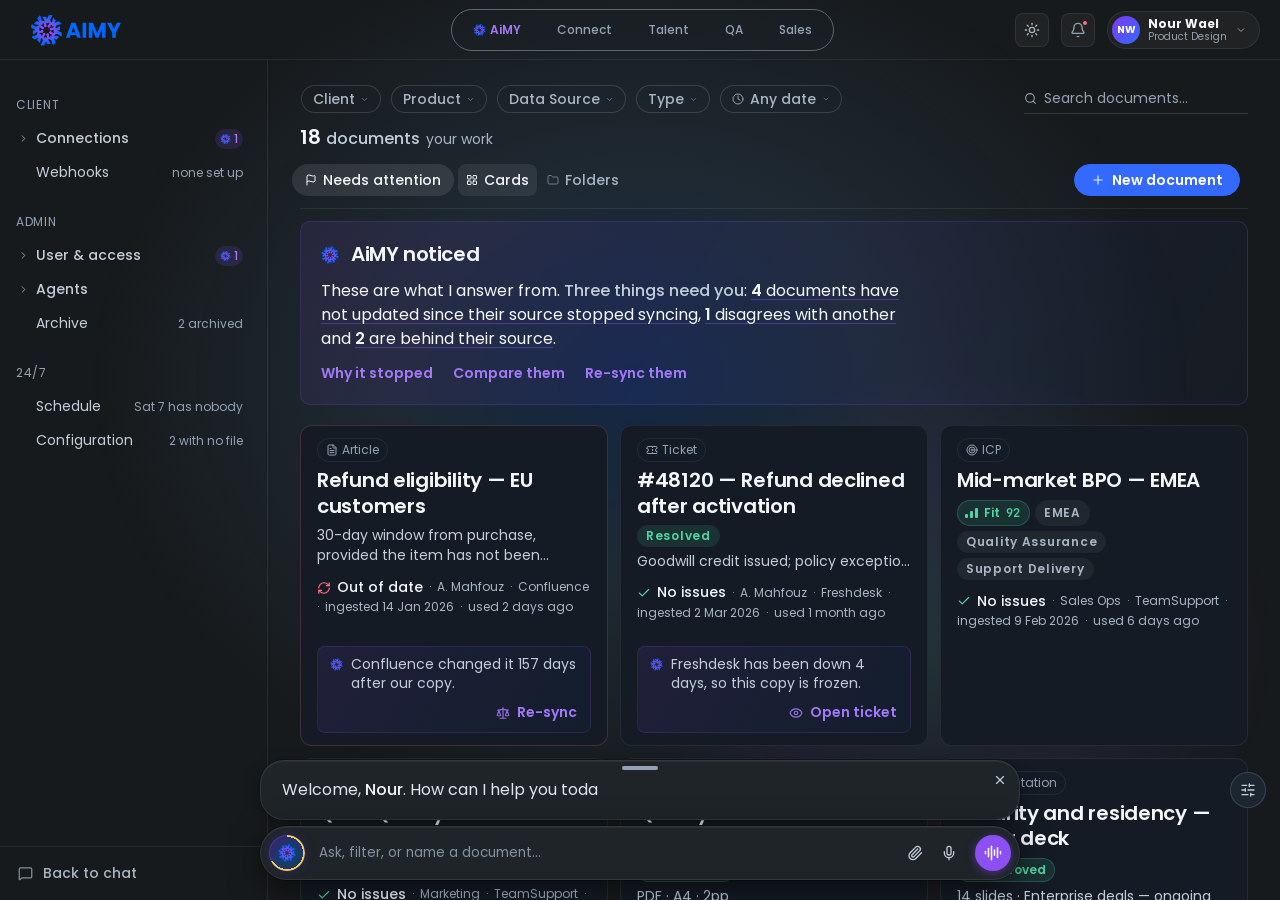
<file: console.html>
<!doctype html>
<html lang="en">
<head>
  <meta charset="UTF-8" />
  <!-- viewport-fit=cover is what makes env(safe-area-inset-*) report anything
       other than 0 on iOS. Four places in this build already write
       `env(safe-area-inset-bottom, 0px)` and chat.css says in as many words
       that it returns "0 today as well since the viewport meta does not opt
       into viewport-fit=cover" — so the composer could not clear a home
       indicator, because the page was never told there was one. The rules were
       correct and inert; this is the line that switches them on.

       interactive-widget=resizes-content makes the soft keyboard shrink the
       LAYOUT viewport rather than only the visual one, so the fixed composer
       is lifted by the browser instead of being left underneath the keyboard.

       Neither changes anything on a desktop, where every inset is 0 and there
       is no soft keyboard — the 1536 reference is untouched. Matches AiMY
       Sales and AiMY QA. -->
  <meta name="viewport" content="width=device-width, initial-scale=1.0, viewport-fit=cover, interactive-widget=resizes-content" />
  <title>AiMY Console</title>

  <link rel="icon" type="image/svg+xml" href="assets/Aimy-full.svg" />
  <link rel="apple-touch-icon" href="assets/Aimy-full.svg" />

  <link rel="preconnect" href="https://fonts.googleapis.com" />
  <link rel="preconnect" href="https://fonts.gstatic.com" crossorigin />
  <link href="https://fonts.googleapis.com/css2?family=Poppins:ital,wght@0,300;0,400;0,500;0,600;0,700;1,400&family=JetBrains+Mono:wght@400;500&display=swap" rel="stylesheet" />

  <link rel="stylesheet" href="assets/aimy-ds.css?v=46" />
  <link rel="stylesheet" href="assets/knowledge.css?v=362" />
  <link rel="stylesheet" href="assets/config-form.css?v=44" />
  <!-- The settings modules render into this page's stage now, so their
       stylesheet loads with it. Nothing in it paints console markup: every
       rule is namespaced `.set2-`, apart from `kbd` and `.w-lock`, neither of
       which the console renders. -->
  <link rel="stylesheet" href="assets/settings.css?v=665" />
  <link rel="stylesheet" href="assets/diary.css?v=44" />
  <link rel="stylesheet" href="assets/voice.css?v=13" />
  <link rel="stylesheet" href="assets/notetaker.css?v=16" />

  <script>
    /* Apply saved theme before paint to avoid flash. Default = dark. */
    (function () {
      try {
        var saved = localStorage.getItem('aimy-ds-theme');
        if (saved === 'light') document.documentElement.setAttribute('data-theme', 'light');
      } catch (e) {}
    })();
  </script>
</head>
<body data-page="workbench">

<!-- AiMY logo symbols — inlined per page because external <use href> fails under file://
     Identical to design-system/index.html -->
<svg width="0" height="0" style="position:absolute;overflow:hidden" aria-hidden="true" focusable="false">
  <defs>
    <radialGradient id="aimy-rg" cx="75.72" cy="73.83" fx="75.72" fy="73.83" r="70.54" gradientUnits="userSpaceOnUse">
      <stop offset=".26" stop-color="#8c4ff4"/>
      <stop offset=".36" stop-color="#8250f4"/>
      <stop offset=".51" stop-color="#6954f6"/>
      <stop offset=".7" stop-color="#3f5bf9"/>
      <stop offset=".92" stop-color="#0764fe"/>
      <stop offset=".95" stop-color="#06f"/>
    </radialGradient>
    <symbol id="aimy-logo-small" viewBox="0 0 151.43 147.66">
      <path fill="var(--aimy-mark, url(#aimy-rg))" d="m84.2,6.76c1.09-2.9,3.26-3.67,6.2-3.46,3.04.21,6.12-.04,9.17.09,3.09.13,4.19,1.99,2.72,4.73-2.8,5.23-5.69,10.4-8.64,15.54-.91,1.59-1.31,2.9-.3,4.69,1.09,1.94,1.68,4.16,2.47,6.27.56,1.48,1.14,2.9,3.1,2.84,2.03-.06,2.38-1.54,2.71-3.11,1.1-5.1,2.22-10.19,3.39-15.28.66-2.88,1.64-3.2,3.7-1.18,3.15,3.08,6.22,6.25,9.37,9.33,1.29,1.26,1.36,2.4.1,3.7-1.25,1.29-2.47,2.62-3.66,3.97-.61.69-1.13,1.49-.46,2.42.68.94,1.55.61,2.42.27,4.51-1.8,9.04-3.53,13.53-5.39,1.83-.76,3.32-.47,4.67.87,2.49,2.47,5.04,4.9,7.42,7.47,2.54,2.73,1.91,4.74-1.77,5.82-5.69,1.67-11.39,3.26-17.1,4.85-1.37.38-2.26.89-2.75,2.47-.76,2.47-2.02,4.8-3.1,7.17-.61,1.35-.72,2.59.51,3.68,1.25,1.11,2.44.75,3.68-.05,4.53-2.92,9.07-5.83,13.64-8.69,2.5-1.57,3.33-1.08,3.36,1.91.04,4.22-.08,8.45.05,12.67.07,2.39-.98,3.24-3.21,3.2-1.53-.03-3.06.06-4.59.14-1.02.06-2.06.26-2.2,1.52-.13,1.15.81,1.46,1.65,1.82,4.29,1.85,8.54,3.8,12.88,5.53,2.16.86,3.1,2.23,3.06,4.5-.06,3.33.02,6.65-.04,9.98-.08,3.82-1.88,4.89-5.2,3.07-5.2-2.84-10.38-5.72-15.53-8.66-1.34-.76-2.38-1.03-3.92-.2-2.28,1.22-4.82,1.95-7.26,2.86-1.4.53-2.29,1.38-2.17,3,.13,1.67,1.24,2.19,2.69,2.5,5.27,1.12,10.53,2.27,15.78,3.49,2.92.67,3.16,1.56,1.07,3.69-3.09,3.14-6.26,6.21-9.33,9.38-1.27,1.3-2.36,1.38-3.66.09-1.27-1.27-2.63-2.45-3.98-3.65-.69-.62-1.48-1.14-2.42-.5-.97.66-.64,1.53-.29,2.4,1.76,4.42,3.43,8.88,5.28,13.26.95,2.24.47,3.9-1.24,5.51-2.23,2.09-4.32,4.33-6.51,6.47-3.13,3.06-5.22,2.5-6.45-1.76-1.58-5.52-3.13-11.05-4.64-16.59-.4-1.48-1.02-2.39-2.66-2.9-2.39-.74-4.62-1.97-6.92-3.01-1.43-.65-2.78-.8-3.9.57-1.05,1.29-.54,2.46.25,3.69,2.88,4.45,5.73,8.92,8.55,13.41,1.65,2.62,1.17,3.48-1.98,3.52-4.14.05-8.28-.06-12.41.06-2.47.07-3.33-1.01-3.38-3.37-.04-1.94.39-3.96-.55-5.82-1.74-2.18-2.36-.35-2.92.91-1.76,3.94-3.56,7.87-5.08,11.9-1.11,2.96-2.92,4.25-6.1,4.03-2.77-.2-5.57-.01-8.36-.06-4.27-.07-5.4-1.95-3.37-5.63,2.74-4.95,5.49-9.9,8.31-14.8.9-1.56,1.33-2.86.29-4.67-1.15-2-1.75-4.32-2.56-6.51-.53-1.44-1.25-2.6-3.04-2.53-1.83.08-2.32,1.31-2.64,2.85-1.1,5.18-2.24,10.36-3.44,15.52-.67,2.88-1.65,3.17-3.72,1.13-3.08-3.02-6.08-6.14-9.19-9.14-1.49-1.44-1.54-2.68-.06-4.1,1.1-1.06,2.11-2.22,3.13-3.36.73-.81,1.57-1.72.72-2.83-.76-1-1.8-.44-2.72-.08-4.27,1.69-8.56,3.31-12.78,5.1-2.23.95-3.93.54-5.56-1.18-2.29-2.42-4.75-4.67-7.02-7.1-2.34-2.51-1.78-4.64,1.49-5.62,5.6-1.67,11.22-3.27,16.86-4.79,1.77-.48,2.96-1.11,3.53-3.1.67-2.31,1.91-4.45,2.9-6.66.65-1.44.72-2.79-.65-3.89-1.32-1.05-2.45-.47-3.67.32-4.36,2.84-8.76,5.65-13.17,8.41-2.76,1.73-3.71,1.23-3.74-1.95-.04-4.14.09-8.28-.03-12.41-.06-2.34.89-3.26,3.18-3.21,1.7.04,3.41-.17,5.12-.3.87-.06,1.62-.4,1.76-1.36.15-1-.58-1.41-1.36-1.75-4.37-1.89-8.7-3.87-13.12-5.63-2.25-.9-3.23-2.35-3.19-4.71.06-3.33-.07-6.66.04-9.98.12-3.56,2.07-4.64,5.2-2.93,5.13,2.79,10.23,5.62,15.3,8.52,1.5.86,2.72,1.22,4.44.29,2.12-1.15,4.5-1.81,6.77-2.67,1.47-.55,2.53-1.38,2.37-3.15-.15-1.68-1.35-2.16-2.76-2.46-5.19-1.13-10.37-2.25-15.55-3.44-2.86-.66-3.17-1.67-1.16-3.73,3.02-3.09,6.14-6.07,9.13-9.19,1.44-1.51,2.67-1.53,4.1-.06,1.07,1.09,2.21,2.12,3.36,3.12.8.7,1.66,1.64,2.81.74,1-.78.45-1.8.08-2.71-1.69-4.27-3.3-8.56-5.1-12.78-.97-2.26-.48-3.92,1.19-5.56,2.24-2.2,4.29-4.6,6.51-6.82,2.52-2.52,5.28-1.85,6.29,1.53,1.68,5.69,3.31,11.4,4.86,17.13.42,1.53,1.09,2.38,2.7,2.9,2.47.8,4.79,2.05,7.17,3.11,1.38.61,2.62.55,3.64-.69.98-1.19.61-2.32-.13-3.46-2.82-4.38-5.65-8.75-8.42-13.17-.58-.93-1.69-1.87-.93-3.15.68-1.15,1.94-.76,2.97-.77,4.13-.04,8.27.06,12.4-.03,2.07-.04,2.97.78,2.95,2.84-.01,1.71.14,3.41.26,5.12.07.94.34,1.85,1.47,1.96.98.1,1.41-.63,1.73-1.42,1.76-4.23,3.52-8.46,5.28-12.68Zm-22.36,61.41c-3.34,1.86-6.31,1.33-9.12-1.21-2.13-1.92-4.4-3.7-6.68-5.44-1.37-1.05-5.46-.12-5.88,1.48-.4,1.51,1.45,1.62,2.35,2.26,2.26,1.62,2.42,2.82.44,4.99-1.2,1.31-1.86,2.77-.81,4.36,1.07,1.61,2.68,2.01,4.5,1.25,1.66-.69,3.35-1.31,4.95-2.11,3.35-1.67,6.39-1.47,9.13,1.21,2.48,5.78.4,9.43-5.84,10.19-2.94.36-5.9.59-8.84.99-1.71.24-3.72,3.37-3.04,4.99.74,1.75,2.14.27,3.18.13,2.82-.39,3.74.25,3.89,3.17.09,1.76.6,3.29,2.48,3.69,2.06.43,3.44-.64,4.21-2.52.82-1.99,1.6-4,2.44-5.99,1.06-2.53,2.86-4.12,5.72-4.2,2.6-.07,4.55,1.12,5.68,3.4,1.22,2.48.87,4.87-.94,7.03-1.56,1.86-3.06,3.77-4.61,5.63-2.97,3.57-2.9,4.91.52,8.4.47-.79.92-1.56,1.38-2.32,1.77-2.93,2.86-3.11,5.4-.87,1.35,1.19,2.84,1.7,4.39.59,1.5-1.08,1.78-2.66,1.12-4.34-.89-2.26-1.96-4.45-2.77-6.73-1.32-3.73.56-7.35,4.17-8.3,3.57-.94,7.08,1.37,7.7,5.21.4,2.48.6,5,.8,7.5.41,4.94.97,5.53,5.99,5.97.04.05.08.11.13.14.01,0,.07-.05.11-.08-.09,0-.19,0-.28,0,.48-1.21-.26-2.26-.46-3.37-.48-2.69.29-3.75,2.95-3.8,1.88-.03,3.52-.5,3.93-2.51.45-2.19-.81-3.54-2.79-4.32-2.01-.78-4.01-1.57-5.99-2.42-2.45-1.05-3.89-2.93-3.98-5.6-.08-2.55,1.12-4.54,3.41-5.68,2.38-1.18,4.72-.92,6.82.76,1.9,1.51,3.77,3.05,5.64,4.6,3.87,3.21,4.66,3.2,8.75-.27-1.04-.61-2.07-1.14-3.02-1.79-2.24-1.53-2.4-2.82-.54-4.79,1.28-1.36,2.12-2.83.94-4.56-1.2-1.75-2.96-1.85-4.82-1.09-2.08.86-4.11,1.83-6.22,2.59-3.73,1.35-7.49-.5-8.38-4.02-.96-3.81,1.3-7.23,5.33-7.83,2.48-.37,5-.59,7.51-.78,4.75-.36,5.44-1.05,5.77-6.3-1.15.29-2.24.62-3.35.82-2.62.49-3.71-.35-3.78-3.03-.05-1.89-.52-3.49-2.57-3.85-2.07-.36-3.39.78-4.14,2.67-.83,2.09-1.62,4.2-2.57,6.23-1.68,3.6-5.57,4.91-8.76,3.05-3.36-1.96-4.18-6.1-1.75-9.32,1.57-2.08,3.27-4.06,4.93-6.07,2.94-3.56,2.89-4.57-.43-8.15-.08.02-.2.01-.23.06-.3.44-.6.89-.88,1.35-2.3,3.81-2.75,3.89-6.21,1.3-1.24-.93-2.61-1.34-3.97-.31-1.33,1.02-1.89,2.42-1.26,4.06.84,2.18,1.74,4.33,2.67,6.47,1.16,2.67.88,5.12-1.13,7.24-1.79,1.89-4.12,2.26-6.47,1.44-2.61-.91-3.96-2.91-4.18-5.72-.25-3.13-.61-6.26-1.01-9.38-.24-1.92-3.07-4.03-5.03-3.37-2.01.68-.22,2.24-.11,3.34.27,2.74-.36,3.64-3.35,3.81-1.79.1-3.25.69-3.58,2.6-.31,1.81.57,3.15,2.24,3.88,1.73.76,3.5,1.42,5.24,2.15,5.82,2.41,6.87,6.44,2.99,11.41Z"/>
    </symbol>
    <symbol id="aimy-logo-full" viewBox="0 0 418.18 147.66">
      <g fill="#0366ff">
        <path d="m209.6,97.25h-25.58l-4.1,12.11h-17.48l24.8-68.54h19.33l24.8,68.54h-17.67l-4.1-12.11Zm-4.3-12.89l-8.49-25.09-8.4,25.09h16.89Z"/>
        <path d="m255.58,40.82v68.54h-16.7V40.82h16.7Z"/>
        <path d="m345.31,40.82v68.54h-16.7v-41.1l-15.33,41.1h-13.47l-15.43-41.2v41.2h-16.7V40.82h19.72l19.23,47.45,19.04-47.45h19.63Z"/>
        <path d="m416.1,40.82l-23.73,45.89v22.65h-16.7v-22.65l-23.73-45.89h18.94l13.28,28.71,13.18-28.71h18.75Z"/>
      </g>
      <path fill="var(--aimy-mark, url(#aimy-rg))" d="m81.08,8.02c1.09-2.9,3.26-3.67,6.2-3.46,3.04.21,6.12-.04,9.17.09,3.09.13,4.19,1.99,2.72,4.73-2.8,5.23-5.69,10.4-8.64,15.54-.91,1.59-1.31,2.9-.3,4.69,1.09,1.94,1.68,4.16,2.47,6.27.56,1.48,1.14,2.9,3.1,2.84,2.03-.06,2.38-1.54,2.71-3.11,1.1-5.1,2.22-10.19,3.39-15.28.66-2.88,1.64-3.2,3.7-1.18,3.15,3.08,6.22,6.25,9.37,9.33,1.29,1.26,1.36,2.4.1,3.7-1.25,1.29-2.47,2.62-3.66,3.97-.61.69-1.13,1.49-.46,2.42.68.94,1.55.61,2.42.27,4.51-1.8,9.04-3.53,13.53-5.39,1.83-.76,3.32-.47,4.67.87,2.49,2.47,5.04,4.9,7.42,7.47,2.54,2.73,1.91,4.74-1.77,5.82-5.69,1.67-11.39,3.26-17.1,4.85-1.37.38-2.26.89-2.75,2.47-.76,2.47-2.02,4.8-3.1,7.17-.61,1.35-.72,2.59.51,3.68,1.25,1.11,2.44.75,3.68-.05,4.53-2.92,9.07-5.83,13.64-8.69,2.5-1.57,3.33-1.08,3.36,1.91.04,4.22-.08,8.45.05,12.67.07,2.39-.98,3.24-3.21,3.2-1.53-.03-3.06.06-4.59.14-1.02.06-2.06.26-2.2,1.52-.13,1.15.81,1.46,1.65,1.82,4.29,1.85,8.54,3.8,12.88,5.53,2.16.86,3.1,2.23,3.06,4.5-.06,3.33.02,6.65-.04,9.98-.08,3.82-1.88,4.89-5.2,3.07-5.2-2.84-10.38-5.72-15.53-8.66-1.34-.76-2.38-1.03-3.92-.2-2.28,1.22-4.82,1.95-7.26,2.86-1.4.53-2.29,1.38-2.17,3,.13,1.67,1.24,2.19,2.69,2.5,5.27,1.12,10.53,2.27,15.78,3.49,2.92.67,3.16,1.56,1.07,3.69-3.09,3.14-6.26,6.21-9.33,9.38-1.27,1.3-2.36,1.38-3.66.09-1.27-1.27-2.63-2.45-3.98-3.65-.69-.62-1.48-1.14-2.42-.5-.97.66-.64,1.53-.29,2.4,1.76,4.42,3.43,8.88,5.28,13.26.95,2.24.47,3.9-1.24,5.51-2.23,2.09-4.32,4.33-6.51,6.47-3.13,3.06-5.22,2.5-6.45-1.76-1.58-5.52-3.13-11.05-4.64-16.59-.4-1.48-1.02-2.39-2.66-2.9-2.39-.74-4.62-1.97-6.92-3.01-1.43-.65-2.78-.8-3.9.57-1.05,1.29-.54,2.46.25,3.69,2.88,4.45,5.73,8.92,8.55,13.41,1.65,2.62,1.17,3.48-1.98,3.52-4.14.05-8.28-.06-12.41.06-2.47.07-3.33-1.01-3.38-3.37-.04-1.94.39-3.96-.55-5.82-1.74-2.18-2.36-.35-2.92.91-1.76,3.94-3.56,7.87-5.08,11.9-1.11,2.96-2.92,4.25-6.1,4.03-2.77-.2-5.57-.01-8.36-.06-4.27-.07-5.4-1.95-3.37-5.63,2.74-4.95,5.49-9.9,8.31-14.8.9-1.56,1.33-2.86.29-4.67-1.15-2-1.75-4.32-2.56-6.51-.53-1.44-1.25-2.6-3.04-2.53-1.83.08-2.32,1.31-2.64,2.85-1.1,5.18-2.24,10.36-3.44,15.52-.67,2.88-1.65,3.17-3.72,1.13-3.08-3.02-6.08-6.14-9.19-9.14-1.49-1.44-1.54-2.68-.06-4.1,1.1-1.06,2.11-2.22,3.13-3.36.73-.81,1.57-1.72.72-2.83-.76-1-1.8-.44-2.72-.08-4.27,1.69-8.56,3.31-12.78,5.1-2.23.95-3.93.54-5.56-1.18-2.29-2.42-4.75-4.67-7.02-7.1-2.34-2.51-1.78-4.64,1.49-5.62,5.6-1.67,11.22-3.27,16.86-4.79,1.77-.48,2.96-1.11,3.53-3.1.67-2.31,1.91-4.45,2.9-6.66.65-1.44.72-2.79-.65-3.89-1.32-1.05-2.45-.47-3.67.32-4.36,2.84-8.76,5.65-13.17,8.41-2.76,1.73-3.71,1.23-3.74-1.95-.04-4.14.09-8.28-.03-12.41-.06-2.34.89-3.26,3.18-3.21,1.7.04,3.41-.17,5.12-.3.87-.06,1.62-.4,1.76-1.36.15-1-.58-1.41-1.36-1.75-4.37-1.89-8.7-3.87-13.12-5.63-2.25-.9-3.23-2.35-3.19-4.71.06-3.33-.07-6.66.04-9.98.12-3.56,2.07-4.64,5.2-2.93,5.13,2.79,10.23,5.62,15.3,8.52,1.5.86,2.72,1.22,4.44.29,2.12-1.15,4.5-1.81,6.77-2.67,1.47-.55,2.53-1.38,2.37-3.15-.15-1.68-1.35-2.16-2.76-2.46-5.19-1.13-10.37-2.25-15.55-3.44-2.86-.66-3.17-1.67-1.16-3.73,3.02-3.09,6.14-6.07,9.13-9.19,1.44-1.51,2.67-1.53,4.1-.06,1.07,1.09,2.21,2.12,3.36,3.12.8.7,1.66,1.64,2.81.74,1-.78.45-1.8.08-2.71-1.69-4.27-3.3-8.56-5.1-12.78-.97-2.26-.48-3.92,1.19-5.56,2.24-2.2,4.29-4.6,6.51-6.82,2.52-2.52,5.28-1.85,6.29,1.53,1.68,5.69,3.31,11.4,4.86,17.13.42,1.53,1.09,2.38,2.7,2.9,2.47.8,4.79,2.05,7.17,3.11,1.38.61,2.62.55,3.64-.69.98-1.19.61-2.32-.13-3.46-2.82-4.38-5.65-8.75-8.42-13.17-.58-.93-1.69-1.87-.93-3.15.68-1.15,1.94-.76,2.97-.77,4.13-.04,8.27.06,12.4-.03,2.07-.04,2.97.78,2.95,2.84-.01,1.71.14,3.41.26,5.12.07.94.34,1.85,1.47,1.96.98.1,1.41-.63,1.73-1.42,1.76-4.23,3.52-8.46,5.28-12.68Zm-22.36,61.41c-3.34,1.86-6.31,1.33-9.12-1.21-2.13-1.92-4.4-3.7-6.68-5.44-1.37-1.05-5.46-.12-5.88,1.48-.4,1.51,1.45,1.62,2.35,2.26,2.26,1.62,2.42,2.82.44,4.99-1.2,1.31-1.86,2.77-.81,4.36,1.07,1.61,2.68,2.01,4.5,1.25,1.66-.69,3.35-1.31,4.95-2.11,3.35-1.67,6.39-1.47,9.13,1.21,2.48,5.78.4,9.43-5.84,10.19-2.94.36-5.9.59-8.84.99-1.71.24-3.72,3.37-3.04,4.99.74,1.75,2.14.27,3.18.13,2.82-.39,3.74.25,3.89,3.17.09,1.76.6,3.29,2.48,3.69,2.06.43,3.44-.64,4.21-2.52.82-1.99,1.6-4,2.44-5.99,1.06-2.53,2.86-4.12,5.72-4.2,2.6-.07,4.55,1.12,5.68,3.4,1.22,2.48.87,4.87-.94,7.03-1.56,1.86-3.06,3.77-4.61,5.63-2.97,3.57-2.9,4.91.52,8.4.47-.79.92-1.56,1.38-2.32,1.77-2.93,2.86-3.11,5.4-.87,1.35,1.19,2.84,1.7,4.39.59,1.5-1.08,1.78-2.66,1.12-4.34-.89-2.26-1.96-4.45-2.77-6.73-1.32-3.73.56-7.35,4.17-8.3,3.57-.94,7.08,1.37,7.7,5.21.4,2.48.6,5,.8,7.5.41,4.94.97,5.53,5.99,5.97.04.05.08.11.13.14.01,0,.07-.05.11-.08-.09,0-.19,0-.28,0,.48-1.21-.26-2.26-.46-3.37-.48-2.69.29-3.75,2.95-3.8,1.88-.03,3.52-.5,3.93-2.51.45-2.19-.81-3.54-2.79-4.32-2.01-.78-4.01-1.57-5.99-2.42-2.45-1.05-3.89-2.93-3.98-5.6-.08-2.55,1.12-4.54,3.41-5.68,2.38-1.18,4.72-.92,6.82.76,1.9,1.51,3.77,3.05,5.64,4.6,3.87,3.21,4.66,3.2,8.75-.27-1.04-.61-2.07-1.14-3.02-1.79-2.24-1.53-2.4-2.82-.54-4.79,1.28-1.36,2.12-2.83.94-4.56-1.2-1.75-2.96-1.85-4.82-1.09-2.08.86-4.11,1.83-6.22,2.59-3.73,1.35-7.49-.5-8.38-4.02-.96-3.81,1.3-7.23,5.33-7.83,2.48-.37,5-.59,7.51-.78,4.75-.36,5.44-1.05,5.77-6.3-1.15.29-2.24.62-3.35.82-2.62.49-3.71-.35-3.78-3.03-.05-1.89-.52-3.49-2.57-3.85-2.07-.36-3.39.78-4.14,2.67-.83,2.09-1.62,4.2-2.57,6.23-1.68,3.6-5.57,4.91-8.76,3.05-3.36-1.96-4.18-6.1-1.75-9.32,1.57-2.08,3.27-4.06,4.93-6.07,2.94-3.56,2.89-4.57-.43-8.15-.08.02-.2.01-.23.06-.3.44-.6.89-.88,1.35-2.3,3.81-2.75,3.89-6.21,1.3-1.24-.93-2.61-1.34-3.97-.31-1.33,1.02-1.89,2.42-1.26,4.06.84,2.18,1.74,4.33,2.67,6.47,1.16,2.67.88,5.12-1.13,7.24-1.79,1.89-4.12,2.26-6.47,1.44-2.61-.91-3.96-2.91-4.18-5.72-.25-3.13-.61-6.26-1.01-9.38-.24-1.92-3.07-4.03-5.03-3.37-2.01.68-.22,2.24-.11,3.34.27,2.74-.36,3.64-3.35,3.81-1.79.1-3.25.69-3.58,2.6-.31,1.81.57,3.15,2.24,3.88,1.73.76,3.5,1.42,5.24,2.15,5.82,2.41,6.87,6.44,2.99,11.41Z"/>
    </symbol>
  </defs>
</svg>

<div id="appEllipse" aria-hidden="true"></div>

<!-- ══════════════════════════════════════════════
     TOPNAV — shared ecosystem chrome
══════════════════════════════════════════════ -->
<div class="app-topnav">
  <div class="topnav-logo">
    <!-- Opens the briefing. Only exists below 1040px, where the rail is a
         drawer rather than a column; above that it would offer to reveal
         something already on screen. Inside .topnav-logo, not beside it: the
         topnav is three flex regions with the tab strip centred between the
         flanks, and a fourth sibling would move that centre. -->
    <button class="rail-toggle" id="railToggle" type="button"
            aria-expanded="false" aria-controls="appSidebar"
            aria-label="Open the briefing" title="Briefing">
      <svg viewBox="0 0 24 24" aria-hidden="true" stroke-linecap="round" stroke-linejoin="round">
        <rect width="18" height="18" x="3" y="3" rx="2"/><path d="M9 3v18"/></svg>
    </button>
    <div class="topnav-logo-mark">
      <svg width="140" height="43" viewBox="0 0 418.18 147.66" aria-label="AiMY"><use href="#aimy-logo-full"/></svg>
    </div>

    <!-- ══ THE PRODUCTS, WHERE THE STRIP CANNOT STAND ═══════════════════
         Below 900 — the rung where this page's rail and its canvas column
         both become drawers — the products leave the bar and hang from the
         mark instead. Identical to index.html's, filled by the same function
         off this page's own strip, so the two shells cannot drift. Argued in
         knowledge.css §WHY THE MENU IS NOT KEYED TO THE STRIP'S OWN LIMIT.

         It sits after the mark and after the rail toggle, which is the order
         the masthead already reads in: the way into this page's panel, the
         page's identity, then the way to a different product. -->
    <span class="prod-anchor">
      <button class="prod-chev" id="prodChev" type="button"
              aria-haspopup="menu" aria-expanded="false" aria-controls="prodMenu"
              aria-label="Switch product" title="Products">
        <!-- THE MARK IS THE BUTTON BELOW 900. The wordmark is 140px of a 375px
             masthead naming the product you are already in, beside a chevron
             that is the only thing on that flank doing anything. The glyph
             says the same in 18px and opens the list of the others, so the
             wordmark goes and this carries the name. Sales made the same swap
             at its own narrow rung. -->
        <svg class="prod-mark" viewBox="0 0 18 20" aria-hidden="true"><use href="#aimy-logo-small"/></svg>
        <svg viewBox="0 0 24 24" fill="none" stroke="currentColor" stroke-width="2" aria-hidden="true"><path d="m6 9 6 6 6-6"/></svg>
      </button>
      <div class="menu prod-menu" id="prodMenu" role="menu" aria-label="AiMY products" hidden></div>
    </span>
  </div>

  <div class="topnav-tabs">
    <!-- ══ THE PRODUCT STRIP ═══════════════════════════════════════════
         AiMY is first and it is the only tab with a CHAT GATE behind it. The
         other four are consoles: workbenches with the canvas inside them,
         entered without passing a gate. That asymmetry is the reason the tab
         order is what it is, and the reason a conversation's subtitle names
         the tab it was held under.

         `aria-current="page"` appears on exactly ONE of the three shells --
         whichever page you are actually on. It used to sit on all three,
         including settings.html where the element is a link pointing AWAY
         from the current page: a control announcing "you are here" while
         navigating elsewhere. `active` carries the product context; only
         `aria-current` claims the page. -->
    <div class="topnav-tabs-inner" role="navigation" aria-label="AiMY products">
        <a class="topnav-tab active" href="index.html">
          <svg width="18" height="20" viewBox="0 0 18 20"><use href="#aimy-logo-small"/></svg>
          AiMY
        </a>
        <button class="topnav-tab" type="button">Connect</button>
        <a class="topnav-tab" href="https://design-aimy-talent.aimy.flairstech.com/">Talent</a>
        <a class="topnav-tab" href="https://design-aimy-qa.aimy.flairstech.com/">QA</a>
        <a class="topnav-tab" href="https://design-aimy-sales.aimy.flairstech.com/">Sales</a>
    </div>
  </div>

  <div class="topnav-right">
    <button class="ds-theme-toggle" id="ds-theme-toggle" type="button" aria-label="Toggle light / dark theme" title="Toggle theme">
      <svg class="icon-sun" viewBox="0 0 24 24" fill="none" stroke="currentColor" stroke-width="2" stroke-linecap="round">
        <circle cx="12" cy="12" r="4"/><path d="M12 2v2"/><path d="M12 20v2"/><path d="m4.93 4.93 1.41 1.41"/><path d="m17.66 17.66 1.41 1.41"/><path d="M2 12h2"/><path d="M20 12h2"/><path d="m6.34 17.66-1.41 1.41"/><path d="m19.07 4.93-1.41 1.41"/></svg>
      <svg class="icon-moon" viewBox="0 0 24 24" fill="none" stroke="currentColor" stroke-width="2" stroke-linecap="round" stroke-linejoin="round">
        <path d="M20.985 12.486a9 9 0 1 1-9.473-9.472c.405-.022.617.46.402.803a6 6 0 0 0 8.268 8.268c.344-.215.825-.004.803.401"/></svg>
    </button>

    <!-- Notifications. This was an inert <div> carrying a hard-coded "3" and a
         red dot nothing could clear — a count that is always three is not a
         count. It is a real button now, and what it opens is the queue of what
         is still waiting on a person, derived from the corpus. Every row ends
         in the canvas rather than in a dead end. -->
    <div class="ntf-anchor">
      <button class="topnav-bell" id="ntfBell" type="button"
              aria-haspopup="dialog" aria-expanded="false" aria-controls="ntfPanel"
              aria-label="Notifications">
        <svg viewBox="0 0 24 24" aria-hidden="true"><path d="M10.268 21a2 2 0 0 0 3.464 0"/><path d="M3.262 15.326A1 1 0 0 0 4 17h16a1 1 0 0 0 .74-1.673C19.41 13.956 18 12.499 18 8A6 6 0 0 0 6 8c0 4.499-1.411 5.956-2.738 7.326"/></svg>
        <span class="bell-dot" id="ntfDot" hidden></span>
      </button>
      <div class="ntf-panel" id="ntfPanel" hidden role="dialog" aria-label="Needs you">
        <div class="ntf-head">
          <b>Needs you</b>
          <span class="ntf-count" id="ntfCount" hidden>0</span>
          <button class="ntf-clear" id="ntfClear" type="button">Mark all read</button>
        </div>
        <ul class="ntf-list" id="ntfList"></ul>
        <div class="ntf-foot">
          <button class="ntf-foot-btn" id="ntfAskAll" type="button">Ask AiMY what to do first</button>
        </div>
      </div>
    </div>

    <!-- The pill carried a chevron and `role="button" tabindex="0"` with nothing
         wired to it — focusable, announced as a button, and inert on activation,
         which is worse than a plain <div> because it promises a menu that never
         arrives. It is a real <button> now, and the chevron is true.

         Anchored the same way the bell is: a zero-width `position: relative`
         wrapper, so the panel hangs off the pill without widening the topnav.
         The right cluster collides at 1114px and there is ~460px of slack at the
         1536 reference, but only because nothing here is a new flex item. -->
    <div class="user-anchor">
      <button class="topnav-user" id="userPill" type="button"
              aria-haspopup="menu" aria-expanded="false" aria-controls="userMenu">
        <span class="topnav-avatar" id="userAvatar">NW</span>
        <span class="topnav-user-info">
          <span class="topnav-user-name" id="userName">Nour Wael</span>
          <span class="topnav-user-role" id="userRole">Product Design</span>
        </span>
        <svg viewBox="0 0 24 24" fill="none" stroke="currentColor" stroke-width="2" aria-hidden="true"><path d="m6 9 6 6 6-6"/></svg>
      </button>
      <!-- ══ IDENTITY ONLY ═══════════════════════════════════════════════
           This carried four deep links into settings modules plus "All
           settings" -- a second copy of the settings IA, duplicated verbatim
           across three files, that went stale the moment a module was renamed
           because nothing pointed at it from the page it described. Two of
           those four modules no longer exist under those names.

           What belongs under a name and a face is WHO YOU ARE. One Settings
           item; search inside settings does what the shortcuts were for. -->
      <div class="menu user-menu" id="userMenu" role="menu" aria-label="Account" hidden>
        <div class="menu-label">Signed in as Nour Wael</div>
        <!-- Settings left this menu. A dropdown under a face is where you put
             things you need to FIND once; settings is used, and what is used
             belongs on the rail. It is two rows down and to the left. -->
        <button class="menu-item" role="menuitem" type="button">Viewing as&hellip;</button>
        <div class="menu-sep"></div>
        <!-- The way back to the gate. Without it the Console is a one-way
             door: chat routes here from two places and nothing routed back,
             which leaves the browser button as the only exit. -->
        <a class="menu-item" role="menuitem" href="index.html">Back to chat</a>
        <div class="menu-sep"></div>
        <button class="menu-item" role="menuitem" type="button">Sign out</button>
      </div>
    </div>
  </div>
</div>

<div class="app-body">

  <!-- ══════════════════════════════════════════════
       SIDEBAR — the briefing. Not chat history, and not navigation.

       The IA is one item, so there is nothing to navigate to. What the rail
       carries instead is the briefing: who you are, what is yours, what needs
       you, and where you left off. Every item in it is a FILTER LINK — it sets
       the surface's state rather than going somewhere else. That is what lets
       the briefing and the filters speak one language, and it is why four
       pages could collapse into one.

       Doctrine §2.1 — brief before conversation — still holds: the briefing
       lands first and earns attention. It moved from a page to a persistent
       rail. Declared as a deviation in README.md rather than smuggled through.
  ══════════════════════════════════════════════ -->
  <nav class="app-sidebar" id="appSidebar" aria-label="Briefing" tabindex="-1">
    <div class="brief" id="brief"></div>

    <!-- ══ THE WAY BACK ══════════════════════════════════════════════════
         The chat is the front door and this is the workbench behind it, so
         there has to be a door back that is not the browser button. The
         account menu carries one, but two clicks inside a dropdown is where
         you put a thing people should be able to find, not a thing they use.

         Foot of the rail, mirroring where the gate keeps its Console link, so
         the two surfaces point at each other from the same corner. Outside
         `#brief` because `renderBrief` owns that element's innerHTML and would
         paint over anything left inside it. -->
    <div class="brief-rail-foot">
      <a class="rail-back" href="index.html">
        <svg viewBox="0 0 24 24" fill="none" stroke="currentColor" stroke-width="2"
             stroke-linecap="round" stroke-linejoin="round" aria-hidden="true" width="15" height="15">
          <path d="M22 17a2 2 0 0 1-2 2H6.828a2 2 0 0 0-1.414.586l-2.202 2.202A.71.71 0 0 1 2 21.286V5a2 2 0 0 1 2-2h16a2 2 0 0 1 2 2z"/></svg>
        <span class="rail-back-name">Back to chat</span>
      </a>
    </div>
  </nav>

  <!-- Dismiss surface for the drawer. Sibling of the rail so the two share one
       stacking context and their z-indexes mean something relative to each
       other. Inert and out of the tree until the drawer opens. -->
  <div class="rail-scrim" id="railScrim"></div>

  <!-- ══════════════════════════════════════════════
       MAIN — filters → grid → viewer → editor, all in place
  ══════════════════════════════════════════════ -->
  <main class="app-main">
    <div class="page-scroll" id="pageScroll">
      <div class="page-inner">

      <!-- The filters, visible. Chat sets these same controls, so what AiMY
           understood is shown by the controls lighting up rather than said in
           prose underneath them. -->
      <div id="filterBar"></div>

      <!-- Only for what a dropdown cannot say: several values on one axis,
           free text, an answer's document set, a custom property. -->
      <div id="chipBar"></div>

      <!-- The surface: always the grid. Documents open over it, never instead
           of it. -->
      <div id="wbStage"></div>

      </div>
    </div>

    <!-- ══ The settings sheet. Same overlay pattern as a document, because it
         is the same kind of thing: something you open over the work, act on,
         and close. `?settings=source:confluence` — addressable, so a setting
         can be linked to like everything else here. ══ -->
    <div class="doc-overlay" id="setOverlay" role="dialog" aria-modal="true" aria-label="Settings" hidden>
      <div class="doc-sheet is-settings" id="setSheet"></div>
    </div>

    <!-- ══ The input. Not a chat box — it drives the page. Four routes.
         Fixed and centred on the WINDOW, not on the main column. ══ -->
    <div class="aimy-float-wrap" id="aimyFloatWrap">
      <!-- The row that teaches the input what it takes.

           Nine filters left the filter row because the input already speaks
           them, and a filter you can only reach by knowing the word is not a
           filter. Every chip here is a word the lexicon understands, so
           clicking one and typing it do the same thing — which is the whole
           lesson: these are examples, not the list.

           `trust=expired` and `trust=due` stood here and did nothing. `trust`
           is not a filter key, so addFilter fell through to its else branch,
           serialize never wrote it and the chip changed nothing. Same defect as
           the Work state dropdown that left the row. -->
      <div class="filter-tray" id="floatFilterTray">
        <div class="filter-tray-inner">
          <button class="filter-chip" data-quick="status=conflicting">Conflicting</button>
          <button class="filter-chip" data-quick="status=unowned">Unowned</button>
          <button class="filter-chip" data-quick="status=outdated">Out of date</button>
          <button class="filter-chip" data-quick="mine=1">Mine</button>
        </div>
      </div>

      <div class="aimy-float-bar" id="aimyFloatBar">
        <!-- Also the way back. Opening a document closes the canvas, and this
             mark reopens the same thread — it already carries the unread count,
             so it is already the thing on screen that means AiMY has something
             for you. -->
        <button class="aimy-float-icon" id="canvasOpen" type="button" aria-label="Open the AiMY canvas">
          <!-- Counts what AiMY did while you were reading something else. The
               canvas collects rather than interrupts, so this is how the record
               announces itself. -->
          <span class="float-badge" hidden aria-label="unread in the canvas">0</span>
          <svg width="18" height="20" viewBox="0 0 18 20"><use href="#aimy-logo-small"/></svg>
        </button>
        <input class="aimy-float-input" id="floatInput" type="text"
               placeholder="Ask, filter, or name a document…"
               autocomplete="off" spellcheck="false" aria-label="Drive the surface" />
        <button class="aimy-float-send" id="floatSend" aria-label="Run">
          <svg class="send-icon" viewBox="0 0 24 24" width="14" height="14" fill="none" stroke="currentColor" stroke-width="2" stroke-linecap="round" stroke-linejoin="round" aria-hidden="true"><path d="M14.536 21.686a.5.5 0 0 0 .937-.024l6.5-19a.496.496 0 0 0-.635-.635l-19 6.5a.5.5 0 0 0-.024.937l7.93 3.18a2 2 0 0 1 1.112 1.11z"/><path d="m21.854 2.147-10.94 10.939"/></svg>
        </button>
      </div>
    </div>

    <!-- ══ Canvas overlay — opens for questions and generative work only.
         Not for filtering, not for opening a known document, not for writes. ══ -->
    <div class="aimy-overlay" id="aimyOverlay" role="dialog" aria-label="AiMY Canvas">

      <!-- ══ THE CONVERSATIONS COLUMN ══════════════════════════════════════
           A log of conversations is not navigation, which is why it is not in
           the app sidebar — that rail is the briefing and says so in as many
           words. It is navigation INSIDE a conversation, which is what this
           column is and where it belongs.

           Empty here and painted by `paintChats`: every row is a thread that
           only exists at runtime. Ported from AiMY Sales, the one product in
           the ecosystem that had it; the deviation is declared in README.md.
      ══════════════════════════════════════════════════════════════════ -->
      <aside class="overlay-chats" id="overlayChats" aria-label="Conversations"></aside>

      <!-- ══ AND THE THREAD BEHIND IT IS DISMISSABLE ══════════════════════
           The briefing rail has had a scrim since it became a drawer, and the
           gate has one; this drawer was the only one of the three without. It
           cost two things. A drawer over a thread that does not dim reads as a
           column that has appeared BESIDE the thread rather than over it, and
           — the real defect — pressing the thread was the one gesture that
           obviously ought to shut it and did nothing, leaving the toggle in
           the drawer's own top-left corner as the only way out.

           Inside `.aimy-overlay` and `position: absolute`, not `fixed`: the
           canvas is itself fixed and, below 720, inset to the top of the
           window — a scrim against the VIEWPORT would start above the surface
           it belongs to. Against its own overlay it cannot.

           Present at every width, painted at none of them until the drawer
           exists, which is `.rail-scrim`'s own pattern in this file. -->
      <div class="ov-chats-scrim" id="ovChatsScrim"></div>

      <div class="overlay-main">
        <!-- Below 900px the conversations column is a drawer rather than a
             fixed rail, for the same reason the briefing is: the thread needs
             the width, and deleting the list is not the same as ranking it
             second. -->
        <div class="ov-chats-tools">
          <button class="ov-chats-toggle" id="ovChatsToggle" type="button"
                  aria-expanded="false" aria-controls="overlayChats"
                  aria-label="Conversations" title="Conversations">
          <!-- Lucide `panel-left`, the same glyph the rail toggle above carries
               and the same one AiMY Sales now uses on ITS conversation toggle.
               It was three bars: a hamburger says "a menu", and what this opens
               is a PANEL beside the thread — which is the distinction the
               panel-left glyph draws and the reason the rail already uses it.
               Two controls doing the same job across two products, one glyph. -->
          <svg viewBox="0 0 24 24" aria-hidden="true" stroke-linecap="round" stroke-linejoin="round">
            <rect width="18" height="18" x="3" y="3" rx="2"/><path d="M9 3v18"/></svg>
          </button>

          <!-- AND A CONVERSATION STARTS WITHOUT OPENING THE DRAWER. New
               conversation is the first row of the column, and below 900 the
               column is a drawer - so starting one cost a press, a slide and a
               scrim on the screens that ask for one most. Lucide `square-pen`,
               the glyph this control carries everywhere it is an icon, and the
               one AiMY Sales now puts beside ITS conversation toggle.
               `data-newchat` is the column's own hook, so this is a second way
               to press one control rather than a second control. -->
          <button class="ov-chats-new" type="button" data-newchat
                  aria-label="New conversation" title="New conversation">
            <svg viewBox="0 0 24 24" aria-hidden="true" stroke-linecap="round" stroke-linejoin="round">
              <path d="M12 3H5a2 2 0 0 0-2 2v14a2 2 0 0 0 2 2h14a2 2 0 0 0 2-2v-7"/>
              <path d="M18.375 2.625a1 1 0 0 1 3 3l-9.013 9.014a2 2 0 0 1-.853.505l-2.873.84a.5.5 0 0 1-.62-.62l.84-2.873a2 2 0 0 1 .506-.852z"/></svg>
          </button>
        </div>
        <div class="overlay-badge">
          <svg width="11" height="11" viewBox="0 0 18 20"><use href="#aimy-logo-small"/></svg>
          AiMY Canvas
        </div>
        <button class="overlay-close" data-overlay-close aria-label="Close canvas">
          <svg viewBox="0 0 24 24" fill="none" stroke="currentColor" stroke-width="2" stroke-linecap="round" stroke-linejoin="round">
            <path d="M18 6 6 18"/><path d="m6 6 12 12"/>
          </svg>
        </button>

        <!-- The canvas shows its basis without being asked (§4, Level 5).
             Absolutely positioned, so revealing it never shifts the thread. -->
        <div class="overlay-context-bar" id="overlayContextBar">
          <span class="overlay-context-label">Based on</span>
          <div class="overlay-context-tags" id="overlayContextTags"></div>
        </div>

        <!-- The openers are drawn by `paintThread` now, not written here. Static
             markup could only ever be hidden, never brought back — and a thread you
             switch away from and return to empty has to show them again. A thing
             that should come back has to be rendered, not hidden. -->
        <div class="overlay-thread" id="overlayThread" aria-live="polite"></div>

        <div class="overlay-input-wrap">
          <div class="overlay-input-bar">
            <!-- The mark is the way to your usage: its rim fills with the
                 month's plan used, and pressing it opens Plan / Session.
                 A button so it can be pressed; it looks exactly as it did. -->
            <button class="aimy-float-icon" type="button" aria-label="Your usage">
              <svg width="16" height="18" viewBox="0 0 18 20" aria-hidden="true"><use href="#aimy-logo-small"/></svg>
            </button>
            <textarea class="overlay-input" id="overlayInput" placeholder="Ask AiMY anything…" rows="1"
                      spellcheck="false" autocomplete="off" data-submit-on-enter aria-label="Ask AiMY"></textarea>
            <button class="overlay-send" id="overlaySend" aria-label="Send">
              <svg viewBox="0 0 24 24" width="14" height="14" fill="none" stroke="currentColor" stroke-width="2" stroke-linecap="round" stroke-linejoin="round" aria-hidden="true"><path d="M14.536 21.686a.5.5 0 0 0 .937-.024l6.5-19a.496.496 0 0 0-.635-.635l-19 6.5a.5.5 0 0 0-.024.937l7.93 3.18a2 2 0 0 1 1.112 1.11z"/><path d="m21.854 2.147-10.94 10.939"/></svg>
            </button>
          </div>
        </div>
      </div><!-- /.overlay-main -->
    </div>
  </main>
</div>

<!-- Drop a file anywhere on the workbench. Covers the whole window, because
     asking someone to aim at a target is the thing drag and drop exists to avoid. -->
<div class="drop-layer" id="dropLayer" hidden aria-hidden="true">
  <div class="drop-card">
    <svg viewBox="0 0 24 24" width="26" height="26" fill="none" stroke="currentColor" stroke-width="2"
         stroke-linecap="round" stroke-linejoin="round"><path d="M12 3v12"/><path d="m17 8-5-5-5 5"/><path d="M21 15v4a2 2 0 0 1-2 2H5a2 2 0 0 1-2-2v-4"/></svg>
    <span class="drop-title">Drop to add to the corpus</span>
    <span class="drop-sub">A draft per file, owned by you. Nothing goes live until you say so.</span>
  </div>
</div>

<!-- Commit surfaces and toasts mount here -->
<!-- The peek: one panel, anchored by script to whatever entity was
     clicked. Lives at the body so it can be anchored to anything. -->
<div class="peek" id="peek" role="dialog" aria-label="About this" hidden></div>

<div id="commitHost"></div>
<div id="toastHost"></div>
<!-- Where a run and its receipt land. Outside the grid, because a commit can
     change the page under them and neither should be repainted away. -->
<div id="agentHost" hidden></div>


<!-- Where the settings modals mount: the dry run, the typed-count deletions,
     the new-skill sheet, the file upload, adding people. It lives at the body
     for the same reason the peek does — a dialog anchored inside the scroll
     port inherits that port's clipping and its stacking context, and neither
     is something a modal should be subject to.

     This was missing when settings moved off its own page, and nothing said
     so: `paintModal` writes into `$('#setModal')`, which was null, so every
     modal in the file failed silently on a host that was never there. -->
<div id="setModal"></div>

<!-- ══════════════════════════════════════════════
     PROTOTYPE CONTROLS — not product UI.

     Collapsed to an icon in the bottom-right corner, expanding upward on click.
     Fixed, so it can never push anything; lifted above the input band on the
     widths where the two would otherwise overlap, because the bottom-centre
     band belongs to the input and the toast and a dev tool does not get to
     take it.

     Its contents are rendered from the live corpus rather than hard-coded, so
     every link resolves to a document that really is in that state — which is
     the point of it at this stage: reaching a superseded document with nothing
     linked, or a source that is down, should be one click and not a hunt.
══════════════════════════════════════════════ -->
<div class="proto" id="proto">
  <div class="proto-panel" id="protoPanel" hidden></div>
  <button class="proto-toggle" id="protoToggle" type="button"
          aria-expanded="false" aria-controls="protoPanel"
          aria-label="Prototype controls" title="Prototype controls">
    <svg viewBox="0 0 24 24" fill="none" stroke="currentColor" stroke-width="2" stroke-linecap="round">
      <path d="M10 5H3"/><path d="M12 19H3"/><path d="M14 3v4"/><path d="M16 17v4"/><path d="M21 12h-9"/><path d="M21 19h-5"/><path d="M21 5h-7"/><path d="M8 10v4"/><path d="M8 12H3"/></svg>
  </button>
</div>


<script src="assets/motion.js?v=31"></script>
<script src="assets/aimy-ds.js?v=31"></script>
<!-- BEFORE knowledge.js, the way chat.js loads before it on the gate. Two
     reasons, both about order: this file registers its Escape handler at parse
     time and the settings modal is the shallowest layer on the page, so it has
     to answer first; and knowledge.js hands it `patch` and `readURL` from
     inside its own `init`, which waits for DOMContentLoaded either way. -->
<script src="assets/aimy-configs.js?v=3"></script>
<script src="assets/config-form.js?v=42"></script>
<script src="assets/settings.js?v=716"></script>
<!-- The four patterns AiMY does not already have. Optional: every call site in
     knowledge.js is guarded, so the console runs without them. -->
<script src="assets/halaska-kit.bundle.js?v=37"></script>
<script src="assets/halaska-bridge.js?v=32"></script>
<script src="assets/halaska-mounts.js?v=32"></script>

<script src="assets/knowledge.js?v=476"></script>
<script src="assets/voice.js?v=21"></script>
<script src="assets/notetaker.js?v=17"></script>
</body>
</html>
</file>
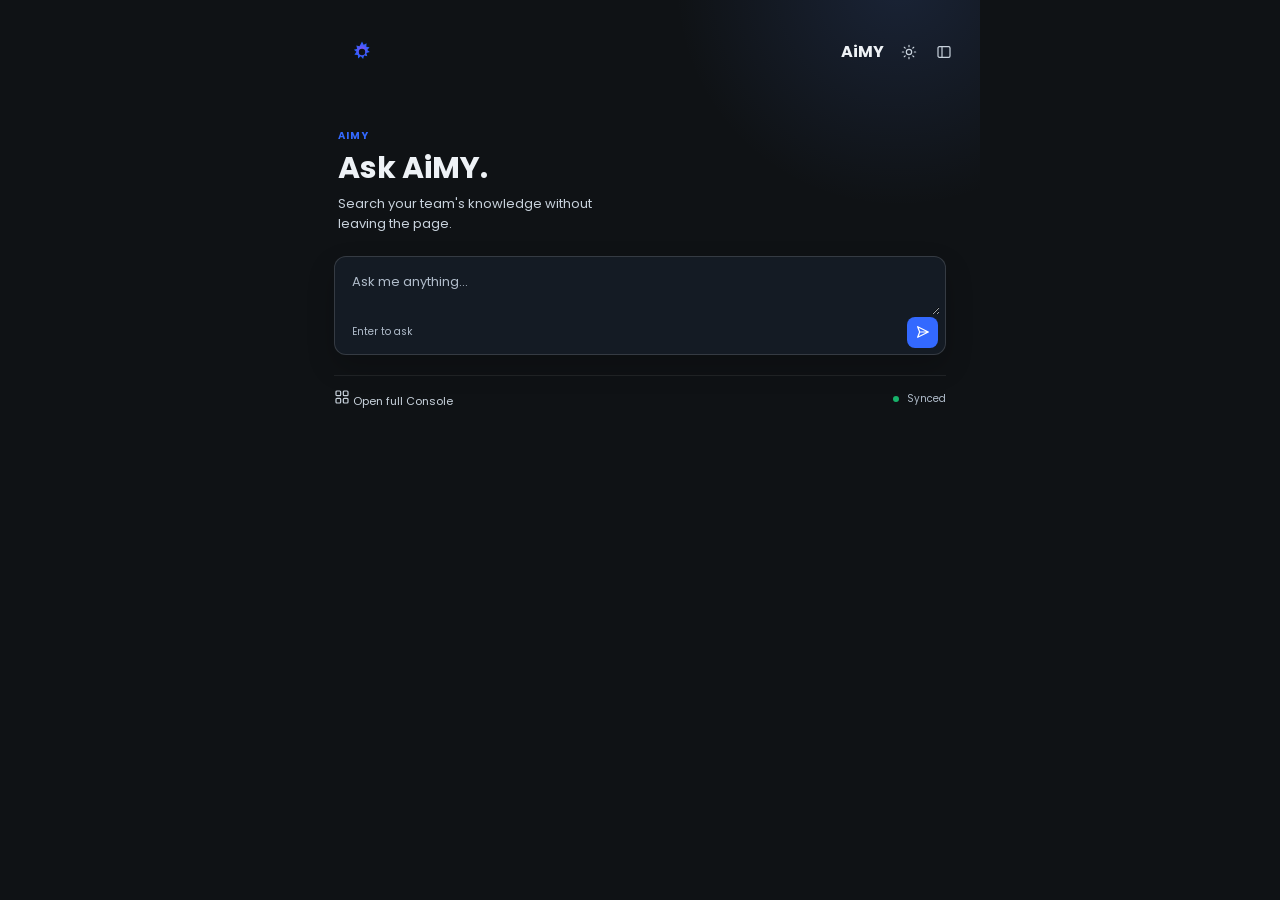
<file: extension/popup.html>
<!doctype html>
<html lang="en">
<head>
  <meta charset="utf-8">
  <meta name="viewport" content="width=device-width, initial-scale=1">
  <title>Ask AiMY</title>
  <link rel="preconnect" href="https://fonts.googleapis.com">
  <link rel="preconnect" href="https://fonts.gstatic.com" crossorigin>
  <link rel="stylesheet" href="https://fonts.googleapis.com/css2?family=Poppins:ital,wght@0,400;0,500;0,600;0,700;0,800;1,400&family=JetBrains+Mono:wght@400;500&display=swap">
  <link rel="stylesheet" href="popup.css">
</head>
<body>
  <main class="app-shell">
    <header class="topbar quick-topbar">
      <a class="brand" href="#" aria-label="AiMY home">
        <span class="brand-mark" aria-hidden="true"><svg viewBox="0 0 24 24"><use href="#icon-aimy"/></svg></span>
        <span>AiMY</span>
      </a>
      <div class="topbar-actions">
        <button class="icon-button" id="themeToggle" type="button" aria-label="Toggle theme" title="Toggle theme"><svg viewBox="0 0 24 24"><use href="#icon-sun"/></svg></button>
        <button class="icon-button" id="openPanel" type="button" aria-label="Open side panel" title="Open side panel"><svg viewBox="0 0 24 24"><use href="#icon-panel"/></svg></button>
      </div>
    </header>

    <section class="quick-welcome" aria-labelledby="welcomeTitle">
      <p class="eyebrow">AiMY</p>
      <h1 id="welcomeTitle">Ask AiMY.</h1>
      <p class="welcome-copy">Search your team's knowledge without leaving the page.</p>
    </section>

    <form class="ask-form" id="askForm">
      <label class="sr-only" for="question">Ask AiMY a question</label>
      <textarea id="question" rows="2" placeholder="Ask me anything..." autocomplete="off"></textarea>
      <div class="composer-foot">
        <span class="composer-hint">Enter to ask</span>
        <button class="send-button" type="submit" aria-label="Ask AiMY"><svg viewBox="0 0 24 24"><use href="#icon-send"/></svg></button>
      </div>
    </form>

    <footer class="footer-bar">
      <button class="workspace-link" id="openWorkspace" type="button"><svg viewBox="0 0 24 24"><use href="#icon-grid"/></svg> Open full Console</button>
      <span class="sync-status"><i></i> Synced</span>
    </footer>
  </main>
  <div class="toast" id="toast" role="status" aria-live="polite"></div>
  <svg class="icon-sprite" aria-hidden="true" focusable="false">
    <symbol id="icon-aimy" viewBox="0 0 24 24"><defs><radialGradient id="aimy-gradient" cx="50%" cy="50%" r="60%"><stop offset="0" stop-color="#8c4ff4"/><stop offset=".55" stop-color="#3f5bf9"/><stop offset="1" stop-color="#06f"/></radialGradient></defs><path fill="url(#aimy-gradient)" d="M12 1.6l1.7 3.1 2.9-1.4-.3 3.5 3.3.4-2.3 2.7 2.5 2.1-3.4.9.9 3.4-3.2-.8-1 3.4-2.3-2.7-2.7 2.2-.3-3.5-3.4-.2 2-2.9-2.5-2.1 3.3-.9-.9-3.4 3.2.8L12 1.6z"/><circle cx="12" cy="12" r="3.2" fill="#0f1215"/></symbol>
    <symbol id="icon-sun" viewBox="0 0 24 24" fill="none" stroke="currentColor" stroke-width="1.8" stroke-linecap="round"><circle cx="12" cy="12" r="4"/><path d="M12 2v2M12 20v2M4.9 4.9l1.4 1.4M17.7 17.7l1.4 1.4M2 12h2M20 12h2M4.9 19.1l1.4-1.4M17.7 6.3l1.4-1.4"/></symbol>
    <symbol id="icon-panel" viewBox="0 0 24 24" fill="none" stroke="currentColor" stroke-width="1.8" stroke-linecap="round" stroke-linejoin="round"><rect x="3" y="4" width="18" height="16" rx="2"/><path d="M9 4v16"/></symbol>
    <symbol id="icon-send" viewBox="0 0 24 24" fill="none" stroke="currentColor" stroke-width="1.8" stroke-linecap="round" stroke-linejoin="round"><path d="M4 4l16 8-16 8 3-8-3-8zM7 12h13"/></symbol>
    <symbol id="icon-grid" viewBox="0 0 24 24" fill="none" stroke="currentColor" stroke-width="1.8"><rect x="3" y="3" width="7" height="7" rx="1.5"/><rect x="14" y="3" width="7" height="7" rx="1.5"/><rect x="3" y="14" width="7" height="7" rx="1.5"/><rect x="14" y="14" width="7" height="7" rx="1.5"/></symbol>
  </svg>
  <script src="popup.js"></script>
</body>
</html>
</file>
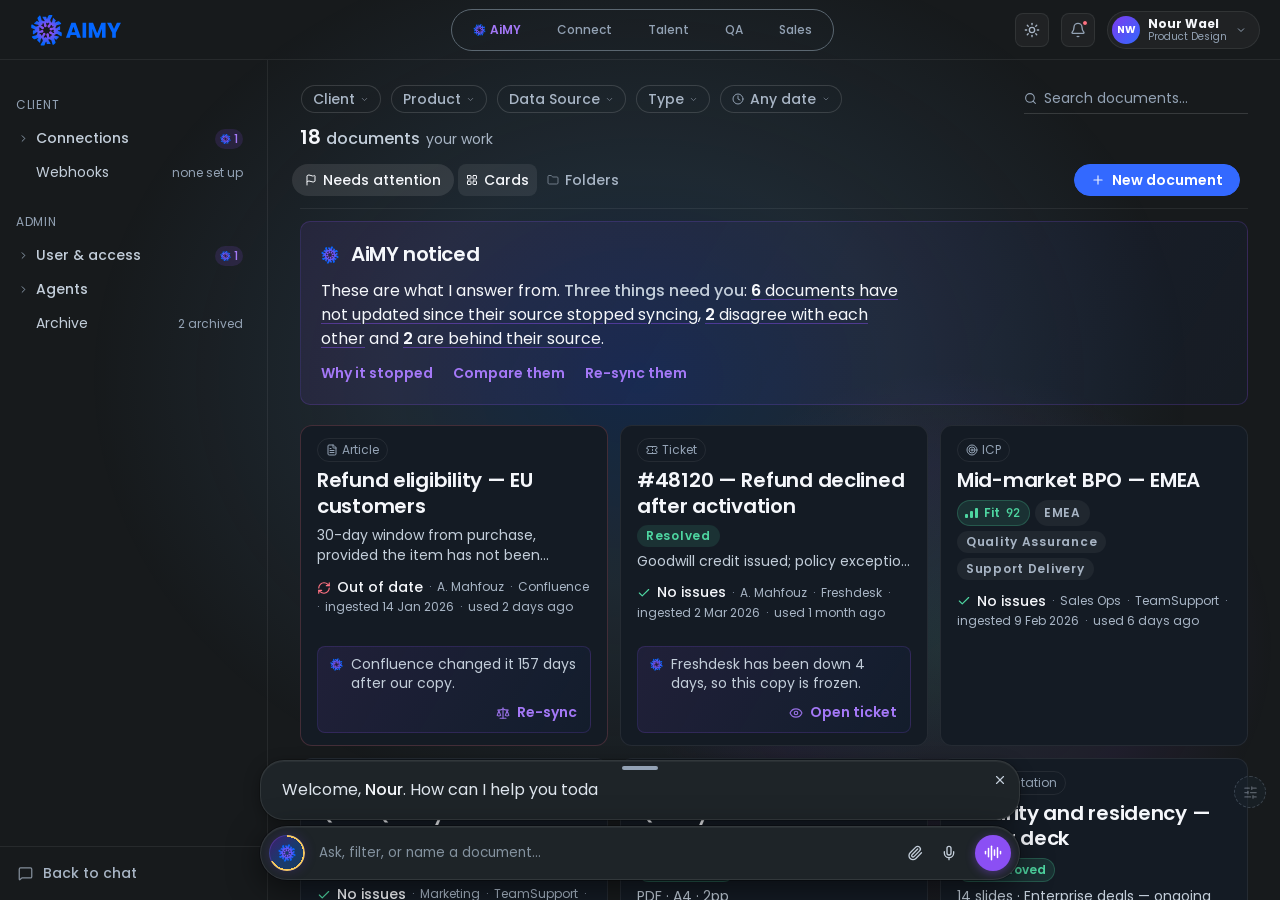
<file: versions/notetaker-silk-v1/console.html>
<!doctype html>
<html lang="en">
<head>
  <meta charset="UTF-8" />
  <!-- viewport-fit=cover is what makes env(safe-area-inset-*) report anything
       other than 0 on iOS. Four places in this build already write
       `env(safe-area-inset-bottom, 0px)` and chat.css says in as many words
       that it returns "0 today as well since the viewport meta does not opt
       into viewport-fit=cover" — so the composer could not clear a home
       indicator, because the page was never told there was one. The rules were
       correct and inert; this is the line that switches them on.

       interactive-widget=resizes-content makes the soft keyboard shrink the
       LAYOUT viewport rather than only the visual one, so the fixed composer
       is lifted by the browser instead of being left underneath the keyboard.

       Neither changes anything on a desktop, where every inset is 0 and there
       is no soft keyboard — the 1536 reference is untouched. Matches AiMY
       Sales and AiMY QA. -->
  <meta name="viewport" content="width=device-width, initial-scale=1.0, viewport-fit=cover, interactive-widget=resizes-content" />
  <title>AiMY Console</title>

  <link rel="icon" type="image/svg+xml" href="assets/Aimy-full.svg" />
  <link rel="apple-touch-icon" href="assets/Aimy-full.svg" />

  <link rel="preconnect" href="https://fonts.googleapis.com" />
  <link rel="preconnect" href="https://fonts.gstatic.com" crossorigin />
  <link href="https://fonts.googleapis.com/css2?family=Poppins:ital,wght@0,300;0,400;0,500;0,600;0,700;1,400&family=JetBrains+Mono:wght@400;500&display=swap" rel="stylesheet" />

  <link rel="stylesheet" href="assets/aimy-ds.css?v=46" />
  <link rel="stylesheet" href="assets/knowledge.css?v=342" />
  <!-- The settings modules render into this page's stage now, so their
       stylesheet loads with it. Nothing in it paints console markup: every
       rule is namespaced `.set2-`, apart from `kbd` and `.w-lock`, neither of
       which the console renders. -->
  <link rel="stylesheet" href="assets/settings.css?v=635" />
  <link rel="stylesheet" href="assets/voice.css?v=13" />
  <link rel="stylesheet" href="assets/notetaker.css?v=12" />

  <script>
    /* Apply saved theme before paint to avoid flash. Default = dark. */
    (function () {
      try {
        var saved = localStorage.getItem('aimy-ds-theme');
        if (saved === 'light') document.documentElement.setAttribute('data-theme', 'light');
      } catch (e) {}
    })();
  </script>
</head>
<body data-page="workbench">

<!-- AiMY logo symbols — inlined per page because external <use href> fails under file://
     Identical to design-system/index.html -->
<svg width="0" height="0" style="position:absolute;overflow:hidden" aria-hidden="true" focusable="false">
  <defs>
    <radialGradient id="aimy-rg" cx="75.72" cy="73.83" fx="75.72" fy="73.83" r="70.54" gradientUnits="userSpaceOnUse">
      <stop offset=".26" stop-color="#8c4ff4"/>
      <stop offset=".36" stop-color="#8250f4"/>
      <stop offset=".51" stop-color="#6954f6"/>
      <stop offset=".7" stop-color="#3f5bf9"/>
      <stop offset=".92" stop-color="#0764fe"/>
      <stop offset=".95" stop-color="#06f"/>
    </radialGradient>
    <symbol id="aimy-logo-small" viewBox="0 0 151.43 147.66">
      <path fill="var(--aimy-mark, url(#aimy-rg))" d="m84.2,6.76c1.09-2.9,3.26-3.67,6.2-3.46,3.04.21,6.12-.04,9.17.09,3.09.13,4.19,1.99,2.72,4.73-2.8,5.23-5.69,10.4-8.64,15.54-.91,1.59-1.31,2.9-.3,4.69,1.09,1.94,1.68,4.16,2.47,6.27.56,1.48,1.14,2.9,3.1,2.84,2.03-.06,2.38-1.54,2.71-3.11,1.1-5.1,2.22-10.19,3.39-15.28.66-2.88,1.64-3.2,3.7-1.18,3.15,3.08,6.22,6.25,9.37,9.33,1.29,1.26,1.36,2.4.1,3.7-1.25,1.29-2.47,2.62-3.66,3.97-.61.69-1.13,1.49-.46,2.42.68.94,1.55.61,2.42.27,4.51-1.8,9.04-3.53,13.53-5.39,1.83-.76,3.32-.47,4.67.87,2.49,2.47,5.04,4.9,7.42,7.47,2.54,2.73,1.91,4.74-1.77,5.82-5.69,1.67-11.39,3.26-17.1,4.85-1.37.38-2.26.89-2.75,2.47-.76,2.47-2.02,4.8-3.1,7.17-.61,1.35-.72,2.59.51,3.68,1.25,1.11,2.44.75,3.68-.05,4.53-2.92,9.07-5.83,13.64-8.69,2.5-1.57,3.33-1.08,3.36,1.91.04,4.22-.08,8.45.05,12.67.07,2.39-.98,3.24-3.21,3.2-1.53-.03-3.06.06-4.59.14-1.02.06-2.06.26-2.2,1.52-.13,1.15.81,1.46,1.65,1.82,4.29,1.85,8.54,3.8,12.88,5.53,2.16.86,3.1,2.23,3.06,4.5-.06,3.33.02,6.65-.04,9.98-.08,3.82-1.88,4.89-5.2,3.07-5.2-2.84-10.38-5.72-15.53-8.66-1.34-.76-2.38-1.03-3.92-.2-2.28,1.22-4.82,1.95-7.26,2.86-1.4.53-2.29,1.38-2.17,3,.13,1.67,1.24,2.19,2.69,2.5,5.27,1.12,10.53,2.27,15.78,3.49,2.92.67,3.16,1.56,1.07,3.69-3.09,3.14-6.26,6.21-9.33,9.38-1.27,1.3-2.36,1.38-3.66.09-1.27-1.27-2.63-2.45-3.98-3.65-.69-.62-1.48-1.14-2.42-.5-.97.66-.64,1.53-.29,2.4,1.76,4.42,3.43,8.88,5.28,13.26.95,2.24.47,3.9-1.24,5.51-2.23,2.09-4.32,4.33-6.51,6.47-3.13,3.06-5.22,2.5-6.45-1.76-1.58-5.52-3.13-11.05-4.64-16.59-.4-1.48-1.02-2.39-2.66-2.9-2.39-.74-4.62-1.97-6.92-3.01-1.43-.65-2.78-.8-3.9.57-1.05,1.29-.54,2.46.25,3.69,2.88,4.45,5.73,8.92,8.55,13.41,1.65,2.62,1.17,3.48-1.98,3.52-4.14.05-8.28-.06-12.41.06-2.47.07-3.33-1.01-3.38-3.37-.04-1.94.39-3.96-.55-5.82-1.74-2.18-2.36-.35-2.92.91-1.76,3.94-3.56,7.87-5.08,11.9-1.11,2.96-2.92,4.25-6.1,4.03-2.77-.2-5.57-.01-8.36-.06-4.27-.07-5.4-1.95-3.37-5.63,2.74-4.95,5.49-9.9,8.31-14.8.9-1.56,1.33-2.86.29-4.67-1.15-2-1.75-4.32-2.56-6.51-.53-1.44-1.25-2.6-3.04-2.53-1.83.08-2.32,1.31-2.64,2.85-1.1,5.18-2.24,10.36-3.44,15.52-.67,2.88-1.65,3.17-3.72,1.13-3.08-3.02-6.08-6.14-9.19-9.14-1.49-1.44-1.54-2.68-.06-4.1,1.1-1.06,2.11-2.22,3.13-3.36.73-.81,1.57-1.72.72-2.83-.76-1-1.8-.44-2.72-.08-4.27,1.69-8.56,3.31-12.78,5.1-2.23.95-3.93.54-5.56-1.18-2.29-2.42-4.75-4.67-7.02-7.1-2.34-2.51-1.78-4.64,1.49-5.62,5.6-1.67,11.22-3.27,16.86-4.79,1.77-.48,2.96-1.11,3.53-3.1.67-2.31,1.91-4.45,2.9-6.66.65-1.44.72-2.79-.65-3.89-1.32-1.05-2.45-.47-3.67.32-4.36,2.84-8.76,5.65-13.17,8.41-2.76,1.73-3.71,1.23-3.74-1.95-.04-4.14.09-8.28-.03-12.41-.06-2.34.89-3.26,3.18-3.21,1.7.04,3.41-.17,5.12-.3.87-.06,1.62-.4,1.76-1.36.15-1-.58-1.41-1.36-1.75-4.37-1.89-8.7-3.87-13.12-5.63-2.25-.9-3.23-2.35-3.19-4.71.06-3.33-.07-6.66.04-9.98.12-3.56,2.07-4.64,5.2-2.93,5.13,2.79,10.23,5.62,15.3,8.52,1.5.86,2.72,1.22,4.44.29,2.12-1.15,4.5-1.81,6.77-2.67,1.47-.55,2.53-1.38,2.37-3.15-.15-1.68-1.35-2.16-2.76-2.46-5.19-1.13-10.37-2.25-15.55-3.44-2.86-.66-3.17-1.67-1.16-3.73,3.02-3.09,6.14-6.07,9.13-9.19,1.44-1.51,2.67-1.53,4.1-.06,1.07,1.09,2.21,2.12,3.36,3.12.8.7,1.66,1.64,2.81.74,1-.78.45-1.8.08-2.71-1.69-4.27-3.3-8.56-5.1-12.78-.97-2.26-.48-3.92,1.19-5.56,2.24-2.2,4.29-4.6,6.51-6.82,2.52-2.52,5.28-1.85,6.29,1.53,1.68,5.69,3.31,11.4,4.86,17.13.42,1.53,1.09,2.38,2.7,2.9,2.47.8,4.79,2.05,7.17,3.11,1.38.61,2.62.55,3.64-.69.98-1.19.61-2.32-.13-3.46-2.82-4.38-5.65-8.75-8.42-13.17-.58-.93-1.69-1.87-.93-3.15.68-1.15,1.94-.76,2.97-.77,4.13-.04,8.27.06,12.4-.03,2.07-.04,2.97.78,2.95,2.84-.01,1.71.14,3.41.26,5.12.07.94.34,1.85,1.47,1.96.98.1,1.41-.63,1.73-1.42,1.76-4.23,3.52-8.46,5.28-12.68Zm-22.36,61.41c-3.34,1.86-6.31,1.33-9.12-1.21-2.13-1.92-4.4-3.7-6.68-5.44-1.37-1.05-5.46-.12-5.88,1.48-.4,1.51,1.45,1.62,2.35,2.26,2.26,1.62,2.42,2.82.44,4.99-1.2,1.31-1.86,2.77-.81,4.36,1.07,1.61,2.68,2.01,4.5,1.25,1.66-.69,3.35-1.31,4.95-2.11,3.35-1.67,6.39-1.47,9.13,1.21,2.48,5.78.4,9.43-5.84,10.19-2.94.36-5.9.59-8.84.99-1.71.24-3.72,3.37-3.04,4.99.74,1.75,2.14.27,3.18.13,2.82-.39,3.74.25,3.89,3.17.09,1.76.6,3.29,2.48,3.69,2.06.43,3.44-.64,4.21-2.52.82-1.99,1.6-4,2.44-5.99,1.06-2.53,2.86-4.12,5.72-4.2,2.6-.07,4.55,1.12,5.68,3.4,1.22,2.48.87,4.87-.94,7.03-1.56,1.86-3.06,3.77-4.61,5.63-2.97,3.57-2.9,4.91.52,8.4.47-.79.92-1.56,1.38-2.32,1.77-2.93,2.86-3.11,5.4-.87,1.35,1.19,2.84,1.7,4.39.59,1.5-1.08,1.78-2.66,1.12-4.34-.89-2.26-1.96-4.45-2.77-6.73-1.32-3.73.56-7.35,4.17-8.3,3.57-.94,7.08,1.37,7.7,5.21.4,2.48.6,5,.8,7.5.41,4.94.97,5.53,5.99,5.97.04.05.08.11.13.14.01,0,.07-.05.11-.08-.09,0-.19,0-.28,0,.48-1.21-.26-2.26-.46-3.37-.48-2.69.29-3.75,2.95-3.8,1.88-.03,3.52-.5,3.93-2.51.45-2.19-.81-3.54-2.79-4.32-2.01-.78-4.01-1.57-5.99-2.42-2.45-1.05-3.89-2.93-3.98-5.6-.08-2.55,1.12-4.54,3.41-5.68,2.38-1.18,4.72-.92,6.82.76,1.9,1.51,3.77,3.05,5.64,4.6,3.87,3.21,4.66,3.2,8.75-.27-1.04-.61-2.07-1.14-3.02-1.79-2.24-1.53-2.4-2.82-.54-4.79,1.28-1.36,2.12-2.83.94-4.56-1.2-1.75-2.96-1.85-4.82-1.09-2.08.86-4.11,1.83-6.22,2.59-3.73,1.35-7.49-.5-8.38-4.02-.96-3.81,1.3-7.23,5.33-7.83,2.48-.37,5-.59,7.51-.78,4.75-.36,5.44-1.05,5.77-6.3-1.15.29-2.24.62-3.35.82-2.62.49-3.71-.35-3.78-3.03-.05-1.89-.52-3.49-2.57-3.85-2.07-.36-3.39.78-4.14,2.67-.83,2.09-1.62,4.2-2.57,6.23-1.68,3.6-5.57,4.91-8.76,3.05-3.36-1.96-4.18-6.1-1.75-9.32,1.57-2.08,3.27-4.06,4.93-6.07,2.94-3.56,2.89-4.57-.43-8.15-.08.02-.2.01-.23.06-.3.44-.6.89-.88,1.35-2.3,3.81-2.75,3.89-6.21,1.3-1.24-.93-2.61-1.34-3.97-.31-1.33,1.02-1.89,2.42-1.26,4.06.84,2.18,1.74,4.33,2.67,6.47,1.16,2.67.88,5.12-1.13,7.24-1.79,1.89-4.12,2.26-6.47,1.44-2.61-.91-3.96-2.91-4.18-5.72-.25-3.13-.61-6.26-1.01-9.38-.24-1.92-3.07-4.03-5.03-3.37-2.01.68-.22,2.24-.11,3.34.27,2.74-.36,3.64-3.35,3.81-1.79.1-3.25.69-3.58,2.6-.31,1.81.57,3.15,2.24,3.88,1.73.76,3.5,1.42,5.24,2.15,5.82,2.41,6.87,6.44,2.99,11.41Z"/>
    </symbol>
    <symbol id="aimy-logo-full" viewBox="0 0 418.18 147.66">
      <g fill="#0366ff">
        <path d="m209.6,97.25h-25.58l-4.1,12.11h-17.48l24.8-68.54h19.33l24.8,68.54h-17.67l-4.1-12.11Zm-4.3-12.89l-8.49-25.09-8.4,25.09h16.89Z"/>
        <path d="m255.58,40.82v68.54h-16.7V40.82h16.7Z"/>
        <path d="m345.31,40.82v68.54h-16.7v-41.1l-15.33,41.1h-13.47l-15.43-41.2v41.2h-16.7V40.82h19.72l19.23,47.45,19.04-47.45h19.63Z"/>
        <path d="m416.1,40.82l-23.73,45.89v22.65h-16.7v-22.65l-23.73-45.89h18.94l13.28,28.71,13.18-28.71h18.75Z"/>
      </g>
      <path fill="var(--aimy-mark, url(#aimy-rg))" d="m81.08,8.02c1.09-2.9,3.26-3.67,6.2-3.46,3.04.21,6.12-.04,9.17.09,3.09.13,4.19,1.99,2.72,4.73-2.8,5.23-5.69,10.4-8.64,15.54-.91,1.59-1.31,2.9-.3,4.69,1.09,1.94,1.68,4.16,2.47,6.27.56,1.48,1.14,2.9,3.1,2.84,2.03-.06,2.38-1.54,2.71-3.11,1.1-5.1,2.22-10.19,3.39-15.28.66-2.88,1.64-3.2,3.7-1.18,3.15,3.08,6.22,6.25,9.37,9.33,1.29,1.26,1.36,2.4.1,3.7-1.25,1.29-2.47,2.62-3.66,3.97-.61.69-1.13,1.49-.46,2.42.68.94,1.55.61,2.42.27,4.51-1.8,9.04-3.53,13.53-5.39,1.83-.76,3.32-.47,4.67.87,2.49,2.47,5.04,4.9,7.42,7.47,2.54,2.73,1.91,4.74-1.77,5.82-5.69,1.67-11.39,3.26-17.1,4.85-1.37.38-2.26.89-2.75,2.47-.76,2.47-2.02,4.8-3.1,7.17-.61,1.35-.72,2.59.51,3.68,1.25,1.11,2.44.75,3.68-.05,4.53-2.92,9.07-5.83,13.64-8.69,2.5-1.57,3.33-1.08,3.36,1.91.04,4.22-.08,8.45.05,12.67.07,2.39-.98,3.24-3.21,3.2-1.53-.03-3.06.06-4.59.14-1.02.06-2.06.26-2.2,1.52-.13,1.15.81,1.46,1.65,1.82,4.29,1.85,8.54,3.8,12.88,5.53,2.16.86,3.1,2.23,3.06,4.5-.06,3.33.02,6.65-.04,9.98-.08,3.82-1.88,4.89-5.2,3.07-5.2-2.84-10.38-5.72-15.53-8.66-1.34-.76-2.38-1.03-3.92-.2-2.28,1.22-4.82,1.95-7.26,2.86-1.4.53-2.29,1.38-2.17,3,.13,1.67,1.24,2.19,2.69,2.5,5.27,1.12,10.53,2.27,15.78,3.49,2.92.67,3.16,1.56,1.07,3.69-3.09,3.14-6.26,6.21-9.33,9.38-1.27,1.3-2.36,1.38-3.66.09-1.27-1.27-2.63-2.45-3.98-3.65-.69-.62-1.48-1.14-2.42-.5-.97.66-.64,1.53-.29,2.4,1.76,4.42,3.43,8.88,5.28,13.26.95,2.24.47,3.9-1.24,5.51-2.23,2.09-4.32,4.33-6.51,6.47-3.13,3.06-5.22,2.5-6.45-1.76-1.58-5.52-3.13-11.05-4.64-16.59-.4-1.48-1.02-2.39-2.66-2.9-2.39-.74-4.62-1.97-6.92-3.01-1.43-.65-2.78-.8-3.9.57-1.05,1.29-.54,2.46.25,3.69,2.88,4.45,5.73,8.92,8.55,13.41,1.65,2.62,1.17,3.48-1.98,3.52-4.14.05-8.28-.06-12.41.06-2.47.07-3.33-1.01-3.38-3.37-.04-1.94.39-3.96-.55-5.82-1.74-2.18-2.36-.35-2.92.91-1.76,3.94-3.56,7.87-5.08,11.9-1.11,2.96-2.92,4.25-6.1,4.03-2.77-.2-5.57-.01-8.36-.06-4.27-.07-5.4-1.95-3.37-5.63,2.74-4.95,5.49-9.9,8.31-14.8.9-1.56,1.33-2.86.29-4.67-1.15-2-1.75-4.32-2.56-6.51-.53-1.44-1.25-2.6-3.04-2.53-1.83.08-2.32,1.31-2.64,2.85-1.1,5.18-2.24,10.36-3.44,15.52-.67,2.88-1.65,3.17-3.72,1.13-3.08-3.02-6.08-6.14-9.19-9.14-1.49-1.44-1.54-2.68-.06-4.1,1.1-1.06,2.11-2.22,3.13-3.36.73-.81,1.57-1.72.72-2.83-.76-1-1.8-.44-2.72-.08-4.27,1.69-8.56,3.31-12.78,5.1-2.23.95-3.93.54-5.56-1.18-2.29-2.42-4.75-4.67-7.02-7.1-2.34-2.51-1.78-4.64,1.49-5.62,5.6-1.67,11.22-3.27,16.86-4.79,1.77-.48,2.96-1.11,3.53-3.1.67-2.31,1.91-4.45,2.9-6.66.65-1.44.72-2.79-.65-3.89-1.32-1.05-2.45-.47-3.67.32-4.36,2.84-8.76,5.65-13.17,8.41-2.76,1.73-3.71,1.23-3.74-1.95-.04-4.14.09-8.28-.03-12.41-.06-2.34.89-3.26,3.18-3.21,1.7.04,3.41-.17,5.12-.3.87-.06,1.62-.4,1.76-1.36.15-1-.58-1.41-1.36-1.75-4.37-1.89-8.7-3.87-13.12-5.63-2.25-.9-3.23-2.35-3.19-4.71.06-3.33-.07-6.66.04-9.98.12-3.56,2.07-4.64,5.2-2.93,5.13,2.79,10.23,5.62,15.3,8.52,1.5.86,2.72,1.22,4.44.29,2.12-1.15,4.5-1.81,6.77-2.67,1.47-.55,2.53-1.38,2.37-3.15-.15-1.68-1.35-2.16-2.76-2.46-5.19-1.13-10.37-2.25-15.55-3.44-2.86-.66-3.17-1.67-1.16-3.73,3.02-3.09,6.14-6.07,9.13-9.19,1.44-1.51,2.67-1.53,4.1-.06,1.07,1.09,2.21,2.12,3.36,3.12.8.7,1.66,1.64,2.81.74,1-.78.45-1.8.08-2.71-1.69-4.27-3.3-8.56-5.1-12.78-.97-2.26-.48-3.92,1.19-5.56,2.24-2.2,4.29-4.6,6.51-6.82,2.52-2.52,5.28-1.85,6.29,1.53,1.68,5.69,3.31,11.4,4.86,17.13.42,1.53,1.09,2.38,2.7,2.9,2.47.8,4.79,2.05,7.17,3.11,1.38.61,2.62.55,3.64-.69.98-1.19.61-2.32-.13-3.46-2.82-4.38-5.65-8.75-8.42-13.17-.58-.93-1.69-1.87-.93-3.15.68-1.15,1.94-.76,2.97-.77,4.13-.04,8.27.06,12.4-.03,2.07-.04,2.97.78,2.95,2.84-.01,1.71.14,3.41.26,5.12.07.94.34,1.85,1.47,1.96.98.1,1.41-.63,1.73-1.42,1.76-4.23,3.52-8.46,5.28-12.68Zm-22.36,61.41c-3.34,1.86-6.31,1.33-9.12-1.21-2.13-1.92-4.4-3.7-6.68-5.44-1.37-1.05-5.46-.12-5.88,1.48-.4,1.51,1.45,1.62,2.35,2.26,2.26,1.62,2.42,2.82.44,4.99-1.2,1.31-1.86,2.77-.81,4.36,1.07,1.61,2.68,2.01,4.5,1.25,1.66-.69,3.35-1.31,4.95-2.11,3.35-1.67,6.39-1.47,9.13,1.21,2.48,5.78.4,9.43-5.84,10.19-2.94.36-5.9.59-8.84.99-1.71.24-3.72,3.37-3.04,4.99.74,1.75,2.14.27,3.18.13,2.82-.39,3.74.25,3.89,3.17.09,1.76.6,3.29,2.48,3.69,2.06.43,3.44-.64,4.21-2.52.82-1.99,1.6-4,2.44-5.99,1.06-2.53,2.86-4.12,5.72-4.2,2.6-.07,4.55,1.12,5.68,3.4,1.22,2.48.87,4.87-.94,7.03-1.56,1.86-3.06,3.77-4.61,5.63-2.97,3.57-2.9,4.91.52,8.4.47-.79.92-1.56,1.38-2.32,1.77-2.93,2.86-3.11,5.4-.87,1.35,1.19,2.84,1.7,4.39.59,1.5-1.08,1.78-2.66,1.12-4.34-.89-2.26-1.96-4.45-2.77-6.73-1.32-3.73.56-7.35,4.17-8.3,3.57-.94,7.08,1.37,7.7,5.21.4,2.48.6,5,.8,7.5.41,4.94.97,5.53,5.99,5.97.04.05.08.11.13.14.01,0,.07-.05.11-.08-.09,0-.19,0-.28,0,.48-1.21-.26-2.26-.46-3.37-.48-2.69.29-3.75,2.95-3.8,1.88-.03,3.52-.5,3.93-2.51.45-2.19-.81-3.54-2.79-4.32-2.01-.78-4.01-1.57-5.99-2.42-2.45-1.05-3.89-2.93-3.98-5.6-.08-2.55,1.12-4.54,3.41-5.68,2.38-1.18,4.72-.92,6.82.76,1.9,1.51,3.77,3.05,5.64,4.6,3.87,3.21,4.66,3.2,8.75-.27-1.04-.61-2.07-1.14-3.02-1.79-2.24-1.53-2.4-2.82-.54-4.79,1.28-1.36,2.12-2.83.94-4.56-1.2-1.75-2.96-1.85-4.82-1.09-2.08.86-4.11,1.83-6.22,2.59-3.73,1.35-7.49-.5-8.38-4.02-.96-3.81,1.3-7.23,5.33-7.83,2.48-.37,5-.59,7.51-.78,4.75-.36,5.44-1.05,5.77-6.3-1.15.29-2.24.62-3.35.82-2.62.49-3.71-.35-3.78-3.03-.05-1.89-.52-3.49-2.57-3.85-2.07-.36-3.39.78-4.14,2.67-.83,2.09-1.62,4.2-2.57,6.23-1.68,3.6-5.57,4.91-8.76,3.05-3.36-1.96-4.18-6.1-1.75-9.32,1.57-2.08,3.27-4.06,4.93-6.07,2.94-3.56,2.89-4.57-.43-8.15-.08.02-.2.01-.23.06-.3.44-.6.89-.88,1.35-2.3,3.81-2.75,3.89-6.21,1.3-1.24-.93-2.61-1.34-3.97-.31-1.33,1.02-1.89,2.42-1.26,4.06.84,2.18,1.74,4.33,2.67,6.47,1.16,2.67.88,5.12-1.13,7.24-1.79,1.89-4.12,2.26-6.47,1.44-2.61-.91-3.96-2.91-4.18-5.72-.25-3.13-.61-6.26-1.01-9.38-.24-1.92-3.07-4.03-5.03-3.37-2.01.68-.22,2.24-.11,3.34.27,2.74-.36,3.64-3.35,3.81-1.79.1-3.25.69-3.58,2.6-.31,1.81.57,3.15,2.24,3.88,1.73.76,3.5,1.42,5.24,2.15,5.82,2.41,6.87,6.44,2.99,11.41Z"/>
    </symbol>
  </defs>
</svg>

<div id="appEllipse" aria-hidden="true"></div>

<!-- ══════════════════════════════════════════════
     TOPNAV — shared ecosystem chrome
══════════════════════════════════════════════ -->
<div class="app-topnav">
  <div class="topnav-logo">
    <!-- Opens the briefing. Only exists below 1040px, where the rail is a
         drawer rather than a column; above that it would offer to reveal
         something already on screen. Inside .topnav-logo, not beside it: the
         topnav is three flex regions with the tab strip centred between the
         flanks, and a fourth sibling would move that centre. -->
    <button class="rail-toggle" id="railToggle" type="button"
            aria-expanded="false" aria-controls="appSidebar"
            aria-label="Open the briefing" title="Briefing">
      <svg viewBox="0 0 24 24" aria-hidden="true" stroke-linecap="round" stroke-linejoin="round">
        <rect width="18" height="18" x="3" y="3" rx="2"/><path d="M9 3v18"/></svg>
    </button>
    <div class="topnav-logo-mark">
      <svg width="140" height="43" viewBox="0 0 418.18 147.66" aria-label="AiMY"><use href="#aimy-logo-full"/></svg>
    </div>

    <!-- ══ THE PRODUCTS, WHERE THE STRIP CANNOT STAND ═══════════════════
         Below 900 — the rung where this page's rail and its canvas column
         both become drawers — the products leave the bar and hang from the
         mark instead. Identical to index.html's, filled by the same function
         off this page's own strip, so the two shells cannot drift. Argued in
         knowledge.css §WHY THE MENU IS NOT KEYED TO THE STRIP'S OWN LIMIT.

         It sits after the mark and after the rail toggle, which is the order
         the masthead already reads in: the way into this page's panel, the
         page's identity, then the way to a different product. -->
    <span class="prod-anchor">
      <button class="prod-chev" id="prodChev" type="button"
              aria-haspopup="menu" aria-expanded="false" aria-controls="prodMenu"
              aria-label="Switch product" title="Products">
        <svg viewBox="0 0 24 24" fill="none" stroke="currentColor" stroke-width="2" aria-hidden="true"><path d="m6 9 6 6 6-6"/></svg>
      </button>
      <div class="menu prod-menu" id="prodMenu" role="menu" aria-label="AiMY products" hidden></div>
    </span>
  </div>

  <div class="topnav-tabs">
    <!-- ══ THE PRODUCT STRIP ═══════════════════════════════════════════
         AiMY is first and it is the only tab with a CHAT GATE behind it. The
         other four are consoles: workbenches with the canvas inside them,
         entered without passing a gate. That asymmetry is the reason the tab
         order is what it is, and the reason a conversation's subtitle names
         the tab it was held under.

         `aria-current="page"` appears on exactly ONE of the three shells --
         whichever page you are actually on. It used to sit on all three,
         including settings.html where the element is a link pointing AWAY
         from the current page: a control announcing "you are here" while
         navigating elsewhere. `active` carries the product context; only
         `aria-current` claims the page. -->
    <div class="topnav-tabs-inner" role="navigation" aria-label="AiMY products">
        <a class="topnav-tab active" href="index.html">
          <svg width="18" height="20" viewBox="0 0 18 20"><use href="#aimy-logo-small"/></svg>
          AiMY
        </a>
        <button class="topnav-tab" type="button">Connect</button>
        <button class="topnav-tab" type="button">Talent</button>
        <a class="topnav-tab" href="https://aimyqa.nour-ali.workers.dev/">QA</a>
        <a class="topnav-tab" href="https://aimy-sales.nour-ali.workers.dev/">Sales</a>
    </div>
  </div>

  <div class="topnav-right">
    <button class="ds-theme-toggle" id="ds-theme-toggle" type="button" aria-label="Toggle light / dark theme" title="Toggle theme">
      <svg class="icon-sun" viewBox="0 0 24 24" fill="none" stroke="currentColor" stroke-width="2" stroke-linecap="round">
        <circle cx="12" cy="12" r="4"/><path d="M12 2v2"/><path d="M12 20v2"/><path d="m4.93 4.93 1.41 1.41"/><path d="m17.66 17.66 1.41 1.41"/><path d="M2 12h2"/><path d="M20 12h2"/><path d="m6.34 17.66-1.41 1.41"/><path d="m19.07 4.93-1.41 1.41"/></svg>
      <svg class="icon-moon" viewBox="0 0 24 24" fill="none" stroke="currentColor" stroke-width="2" stroke-linecap="round" stroke-linejoin="round">
        <path d="M20.985 12.486a9 9 0 1 1-9.473-9.472c.405-.022.617.46.402.803a6 6 0 0 0 8.268 8.268c.344-.215.825-.004.803.401"/></svg>
    </button>

    <!-- Notifications. This was an inert <div> carrying a hard-coded "3" and a
         red dot nothing could clear — a count that is always three is not a
         count. It is a real button now, and what it opens is the queue of what
         is still waiting on a person, derived from the corpus. Every row ends
         in the canvas rather than in a dead end. -->
    <div class="ntf-anchor">
      <button class="topnav-bell" id="ntfBell" type="button"
              aria-haspopup="dialog" aria-expanded="false" aria-controls="ntfPanel"
              aria-label="Notifications">
        <svg viewBox="0 0 24 24" aria-hidden="true"><path d="M10.268 21a2 2 0 0 0 3.464 0"/><path d="M3.262 15.326A1 1 0 0 0 4 17h16a1 1 0 0 0 .74-1.673C19.41 13.956 18 12.499 18 8A6 6 0 0 0 6 8c0 4.499-1.411 5.956-2.738 7.326"/></svg>
        <span class="bell-dot" id="ntfDot" hidden></span>
      </button>
      <div class="ntf-panel" id="ntfPanel" hidden role="dialog" aria-label="Needs you">
        <div class="ntf-head">
          <b>Needs you</b>
          <span class="ntf-count" id="ntfCount" hidden>0</span>
          <button class="ntf-clear" id="ntfClear" type="button">Mark all read</button>
        </div>
        <ul class="ntf-list" id="ntfList"></ul>
        <div class="ntf-foot">
          <button class="ntf-foot-btn" id="ntfAskAll" type="button">Ask AiMY what to do first</button>
        </div>
      </div>
    </div>

    <!-- The pill carried a chevron and `role="button" tabindex="0"` with nothing
         wired to it — focusable, announced as a button, and inert on activation,
         which is worse than a plain <div> because it promises a menu that never
         arrives. It is a real <button> now, and the chevron is true.

         Anchored the same way the bell is: a zero-width `position: relative`
         wrapper, so the panel hangs off the pill without widening the topnav.
         The right cluster collides at 1114px and there is ~460px of slack at the
         1536 reference, but only because nothing here is a new flex item. -->
    <div class="user-anchor">
      <button class="topnav-user" id="userPill" type="button"
              aria-haspopup="menu" aria-expanded="false" aria-controls="userMenu">
        <span class="topnav-avatar" id="userAvatar">NW</span>
        <span class="topnav-user-info">
          <span class="topnav-user-name" id="userName">Nour Wael</span>
          <span class="topnav-user-role" id="userRole">Product Design</span>
        </span>
        <svg viewBox="0 0 24 24" fill="none" stroke="currentColor" stroke-width="2" aria-hidden="true"><path d="m6 9 6 6 6-6"/></svg>
      </button>
      <!-- ══ IDENTITY ONLY ═══════════════════════════════════════════════
           This carried four deep links into settings modules plus "All
           settings" -- a second copy of the settings IA, duplicated verbatim
           across three files, that went stale the moment a module was renamed
           because nothing pointed at it from the page it described. Two of
           those four modules no longer exist under those names.

           What belongs under a name and a face is WHO YOU ARE. One Settings
           item; search inside settings does what the shortcuts were for. -->
      <div class="menu user-menu" id="userMenu" role="menu" aria-label="Account" hidden>
        <div class="menu-label">Signed in as Nour Wael</div>
        <!-- Settings left this menu. A dropdown under a face is where you put
             things you need to FIND once; settings is used, and what is used
             belongs on the rail. It is two rows down and to the left. -->
        <button class="menu-item" role="menuitem" type="button">Viewing as&hellip;</button>
        <div class="menu-sep"></div>
        <!-- The way back to the gate. Without it the Console is a one-way
             door: chat routes here from two places and nothing routed back,
             which leaves the browser button as the only exit. -->
        <a class="menu-item" role="menuitem" href="index.html">Back to chat</a>
        <div class="menu-sep"></div>
        <button class="menu-item" role="menuitem" type="button">Sign out</button>
      </div>
    </div>
  </div>
</div>

<div class="app-body">

  <!-- ══════════════════════════════════════════════
       SIDEBAR — the briefing. Not chat history, and not navigation.

       The IA is one item, so there is nothing to navigate to. What the rail
       carries instead is the briefing: who you are, what is yours, what needs
       you, and where you left off. Every item in it is a FILTER LINK — it sets
       the surface's state rather than going somewhere else. That is what lets
       the briefing and the filters speak one language, and it is why four
       pages could collapse into one.

       Doctrine §2.1 — brief before conversation — still holds: the briefing
       lands first and earns attention. It moved from a page to a persistent
       rail. Declared as a deviation in README.md rather than smuggled through.
  ══════════════════════════════════════════════ -->
  <nav class="app-sidebar" id="appSidebar" aria-label="Briefing" tabindex="-1">
    <div class="brief" id="brief"></div>

    <!-- ══ THE WAY BACK ══════════════════════════════════════════════════
         The chat is the front door and this is the workbench behind it, so
         there has to be a door back that is not the browser button. The
         account menu carries one, but two clicks inside a dropdown is where
         you put a thing people should be able to find, not a thing they use.

         Foot of the rail, mirroring where the gate keeps its Console link, so
         the two surfaces point at each other from the same corner. Outside
         `#brief` because `renderBrief` owns that element's innerHTML and would
         paint over anything left inside it. -->
    <div class="brief-rail-foot">
      <a class="rail-back" href="index.html">
        <svg viewBox="0 0 24 24" fill="none" stroke="currentColor" stroke-width="2"
             stroke-linecap="round" stroke-linejoin="round" aria-hidden="true" width="15" height="15">
          <path d="M22 17a2 2 0 0 1-2 2H6.828a2 2 0 0 0-1.414.586l-2.202 2.202A.71.71 0 0 1 2 21.286V5a2 2 0 0 1 2-2h16a2 2 0 0 1 2 2z"/></svg>
        <span class="rail-back-name">Back to chat</span>
      </a>
    </div>
  </nav>

  <!-- Dismiss surface for the drawer. Sibling of the rail so the two share one
       stacking context and their z-indexes mean something relative to each
       other. Inert and out of the tree until the drawer opens. -->
  <div class="rail-scrim" id="railScrim"></div>

  <!-- ══════════════════════════════════════════════
       MAIN — filters → grid → viewer → editor, all in place
  ══════════════════════════════════════════════ -->
  <main class="app-main">
    <div class="page-scroll" id="pageScroll">
      <div class="page-inner">

      <!-- The filters, visible. Chat sets these same controls, so what AiMY
           understood is shown by the controls lighting up rather than said in
           prose underneath them. -->
      <div id="filterBar"></div>

      <!-- Only for what a dropdown cannot say: several values on one axis,
           free text, an answer's document set, a custom property. -->
      <div id="chipBar"></div>

      <!-- The surface: always the grid. Documents open over it, never instead
           of it. -->
      <div id="wbStage"></div>

      </div>
    </div>

    <!-- ══ The settings sheet. Same overlay pattern as a document, because it
         is the same kind of thing: something you open over the work, act on,
         and close. `?settings=source:confluence` — addressable, so a setting
         can be linked to like everything else here. ══ -->
    <div class="doc-overlay" id="setOverlay" role="dialog" aria-modal="true" aria-label="Settings" hidden>
      <div class="doc-sheet is-settings" id="setSheet"></div>
    </div>

    <!-- ══ The input. Not a chat box — it drives the page. Four routes.
         Fixed and centred on the WINDOW, not on the main column. ══ -->
    <div class="aimy-float-wrap" id="aimyFloatWrap">
      <!-- The row that teaches the input what it takes.

           Nine filters left the filter row because the input already speaks
           them, and a filter you can only reach by knowing the word is not a
           filter. Every chip here is a word the lexicon understands, so
           clicking one and typing it do the same thing — which is the whole
           lesson: these are examples, not the list.

           `trust=expired` and `trust=due` stood here and did nothing. `trust`
           is not a filter key, so addFilter fell through to its else branch,
           serialize never wrote it and the chip changed nothing. Same defect as
           the Work state dropdown that left the row. -->
      <div class="filter-tray" id="floatFilterTray">
        <div class="filter-tray-inner">
          <button class="filter-chip" data-quick="status=conflicting">Conflicting</button>
          <button class="filter-chip" data-quick="status=unowned">Unowned</button>
          <button class="filter-chip" data-quick="status=outdated">Out of date</button>
          <button class="filter-chip" data-quick="mine=1">Mine</button>
        </div>
      </div>

      <div class="aimy-float-bar" id="aimyFloatBar">
        <!-- Also the way back. Opening a document closes the canvas, and this
             mark reopens the same thread — it already carries the unread count,
             so it is already the thing on screen that means AiMY has something
             for you. -->
        <button class="aimy-float-icon" id="canvasOpen" type="button" aria-label="Open the AiMY canvas">
          <!-- Counts what AiMY did while you were reading something else. The
               canvas collects rather than interrupts, so this is how the record
               announces itself. -->
          <span class="float-badge" hidden aria-label="unread in the canvas">0</span>
          <svg width="18" height="20" viewBox="0 0 18 20"><use href="#aimy-logo-small"/></svg>
        </button>
        <input class="aimy-float-input" id="floatInput" type="text"
               placeholder="Ask, filter, or name a document…"
               autocomplete="off" spellcheck="false" aria-label="Drive the surface" />
        <button class="aimy-float-send" id="floatSend" aria-label="Run">
          <svg class="send-icon" viewBox="0 0 24 24" width="14" height="14" fill="none" stroke="currentColor" stroke-width="2" stroke-linecap="round" stroke-linejoin="round" aria-hidden="true"><path d="M14.536 21.686a.5.5 0 0 0 .937-.024l6.5-19a.496.496 0 0 0-.635-.635l-19 6.5a.5.5 0 0 0-.024.937l7.93 3.18a2 2 0 0 1 1.112 1.11z"/><path d="m21.854 2.147-10.94 10.939"/></svg>
        </button>
      </div>
    </div>

    <!-- ══ Canvas overlay — opens for questions and generative work only.
         Not for filtering, not for opening a known document, not for writes. ══ -->
    <div class="aimy-overlay" id="aimyOverlay" role="dialog" aria-label="AiMY Canvas">

      <!-- ══ THE CONVERSATIONS COLUMN ══════════════════════════════════════
           A log of conversations is not navigation, which is why it is not in
           the app sidebar — that rail is the briefing and says so in as many
           words. It is navigation INSIDE a conversation, which is what this
           column is and where it belongs.

           Empty here and painted by `paintChats`: every row is a thread that
           only exists at runtime. Ported from AiMY Sales, the one product in
           the ecosystem that had it; the deviation is declared in README.md.
      ══════════════════════════════════════════════════════════════════ -->
      <aside class="overlay-chats" id="overlayChats" aria-label="Conversations"></aside>

      <!-- ══ AND THE THREAD BEHIND IT IS DISMISSABLE ══════════════════════
           The briefing rail has had a scrim since it became a drawer, and the
           gate has one; this drawer was the only one of the three without. It
           cost two things. A drawer over a thread that does not dim reads as a
           column that has appeared BESIDE the thread rather than over it, and
           — the real defect — pressing the thread was the one gesture that
           obviously ought to shut it and did nothing, leaving the toggle in
           the drawer's own top-left corner as the only way out.

           Inside `.aimy-overlay` and `position: absolute`, not `fixed`: the
           canvas is itself fixed and, below 720, inset to the top of the
           window — a scrim against the VIEWPORT would start above the surface
           it belongs to. Against its own overlay it cannot.

           Present at every width, painted at none of them until the drawer
           exists, which is `.rail-scrim`'s own pattern in this file. -->
      <div class="ov-chats-scrim" id="ovChatsScrim"></div>

      <div class="overlay-main">
        <!-- Below 900px the conversations column is a drawer rather than a
             fixed rail, for the same reason the briefing is: the thread needs
             the width, and deleting the list is not the same as ranking it
             second. -->
        <button class="ov-chats-toggle" id="ovChatsToggle" type="button"
                aria-expanded="false" aria-controls="overlayChats"
                aria-label="Conversations" title="Conversations">
          <!-- Lucide `panel-left`, the same glyph the rail toggle above carries
               and the same one AiMY Sales now uses on ITS conversation toggle.
               It was three bars: a hamburger says "a menu", and what this opens
               is a PANEL beside the thread — which is the distinction the
               panel-left glyph draws and the reason the rail already uses it.
               Two controls doing the same job across two products, one glyph. -->
          <svg viewBox="0 0 24 24" aria-hidden="true" stroke-linecap="round" stroke-linejoin="round">
            <rect width="18" height="18" x="3" y="3" rx="2"/><path d="M9 3v18"/></svg>
        </button>
        <div class="overlay-badge">
          <svg width="11" height="11" viewBox="0 0 18 20"><use href="#aimy-logo-small"/></svg>
          AiMY Canvas
        </div>
        <button class="overlay-close" data-overlay-close aria-label="Close canvas">
          <svg viewBox="0 0 24 24" fill="none" stroke="currentColor" stroke-width="2" stroke-linecap="round" stroke-linejoin="round">
            <path d="M18 6 6 18"/><path d="m6 6 12 12"/>
          </svg>
        </button>

        <!-- The canvas shows its basis without being asked (§4, Level 5).
             Absolutely positioned, so revealing it never shifts the thread. -->
        <div class="overlay-context-bar" id="overlayContextBar">
          <span class="overlay-context-label">Based on</span>
          <div class="overlay-context-tags" id="overlayContextTags"></div>
        </div>

        <!-- The openers are drawn by `paintThread` now, not written here. Static
             markup could only ever be hidden, never brought back — and a thread you
             switch away from and return to empty has to show them again. A thing
             that should come back has to be rendered, not hidden. -->
        <div class="overlay-thread" id="overlayThread" aria-live="polite"></div>

        <div class="overlay-input-wrap">
          <div class="overlay-input-bar">
            <!-- The mark is the way to your usage: its rim fills with the
                 month's plan used, and pressing it opens Plan / Session.
                 A button so it can be pressed; it looks exactly as it did. -->
            <button class="aimy-float-icon" type="button" aria-label="Your usage">
              <svg width="16" height="18" viewBox="0 0 18 20" aria-hidden="true"><use href="#aimy-logo-small"/></svg>
            </button>
            <textarea class="overlay-input" id="overlayInput" placeholder="Ask AiMY anything…" rows="1"
                      spellcheck="false" autocomplete="off" data-submit-on-enter aria-label="Ask AiMY"></textarea>
            <button class="overlay-send" id="overlaySend" aria-label="Send">
              <svg viewBox="0 0 24 24" width="14" height="14" fill="none" stroke="currentColor" stroke-width="2" stroke-linecap="round" stroke-linejoin="round" aria-hidden="true"><path d="M14.536 21.686a.5.5 0 0 0 .937-.024l6.5-19a.496.496 0 0 0-.635-.635l-19 6.5a.5.5 0 0 0-.024.937l7.93 3.18a2 2 0 0 1 1.112 1.11z"/><path d="m21.854 2.147-10.94 10.939"/></svg>
            </button>
          </div>
        </div>
      </div><!-- /.overlay-main -->
    </div>
  </main>
</div>

<!-- Drop a file anywhere on the workbench. Covers the whole window, because
     asking someone to aim at a target is the thing drag and drop exists to avoid. -->
<div class="drop-layer" id="dropLayer" hidden aria-hidden="true">
  <div class="drop-card">
    <svg viewBox="0 0 24 24" width="26" height="26" fill="none" stroke="currentColor" stroke-width="2"
         stroke-linecap="round" stroke-linejoin="round"><path d="M12 3v12"/><path d="m17 8-5-5-5 5"/><path d="M21 15v4a2 2 0 0 1-2 2H5a2 2 0 0 1-2-2v-4"/></svg>
    <span class="drop-title">Drop to add to the corpus</span>
    <span class="drop-sub">A draft per file, owned by you. Nothing goes live until you say so.</span>
  </div>
</div>

<!-- Commit surfaces and toasts mount here -->
<!-- The peek: one panel, anchored by script to whatever entity was
     clicked. Lives at the body so it can be anchored to anything. -->
<div class="peek" id="peek" role="dialog" aria-label="About this" hidden></div>

<div id="commitHost"></div>
<div id="toastHost"></div>
<!-- Where a run and its receipt land. Outside the grid, because a commit can
     change the page under them and neither should be repainted away. -->
<div id="agentHost" hidden></div>


<!-- Where the settings modals mount: the dry run, the typed-count deletions,
     the new-skill sheet, the file upload, adding people. It lives at the body
     for the same reason the peek does — a dialog anchored inside the scroll
     port inherits that port's clipping and its stacking context, and neither
     is something a modal should be subject to.

     This was missing when settings moved off its own page, and nothing said
     so: `paintModal` writes into `$('#setModal')`, which was null, so every
     modal in the file failed silently on a host that was never there. -->
<div id="setModal"></div>

<!-- ══════════════════════════════════════════════
     PROTOTYPE CONTROLS — not product UI.

     Collapsed to an icon in the bottom-right corner, expanding upward on click.
     Fixed, so it can never push anything; lifted above the input band on the
     widths where the two would otherwise overlap, because the bottom-centre
     band belongs to the input and the toast and a dev tool does not get to
     take it.

     Its contents are rendered from the live corpus rather than hard-coded, so
     every link resolves to a document that really is in that state — which is
     the point of it at this stage: reaching a superseded document with nothing
     linked, or a source that is down, should be one click and not a hunt.
══════════════════════════════════════════════ -->
<div class="proto" id="proto">
  <div class="proto-panel" id="protoPanel" hidden></div>
  <button class="proto-toggle" id="protoToggle" type="button"
          aria-expanded="false" aria-controls="protoPanel"
          aria-label="Prototype controls" title="Prototype controls">
    <svg viewBox="0 0 24 24" fill="none" stroke="currentColor" stroke-width="2" stroke-linecap="round">
      <path d="M10 5H3"/><path d="M12 19H3"/><path d="M14 3v4"/><path d="M16 17v4"/><path d="M21 12h-9"/><path d="M21 19h-5"/><path d="M21 5h-7"/><path d="M8 10v4"/><path d="M8 12H3"/></svg>
  </button>
</div>


<script src="assets/motion.js?v=31"></script>
<script src="assets/aimy-ds.js?v=31"></script>
<!-- BEFORE knowledge.js, the way chat.js loads before it on the gate. Two
     reasons, both about order: this file registers its Escape handler at parse
     time and the settings modal is the shallowest layer on the page, so it has
     to answer first; and knowledge.js hands it `patch` and `readURL` from
     inside its own `init`, which waits for DOMContentLoaded either way. -->
<script src="assets/settings.js?v=649"></script>
<!-- The four patterns AiMY does not already have. Optional: every call site in
     knowledge.js is guarded, so the console runs without them. -->
<script src="assets/halaska-kit.bundle.js?v=37"></script>
<script src="assets/halaska-bridge.js?v=32"></script>
<script src="assets/halaska-mounts.js?v=32"></script>

<script src="assets/knowledge.js?v=456"></script>
<script src="assets/voice.js?v=21"></script>
<script src="assets/notetaker.js?v=13"></script>
</body>
</html>
</file>
<file: extension/popup.css>
:root {
  color-scheme: dark;
  --bg: #0f1215;
  --surface: #141b24;
  --surface-raised: #1c2630;
  --line: rgba(255,255,255,.07);
  --line-strong: rgba(255,255,255,.14);
  --text: #eef2f6;
  --muted: #c8d2dc;
  --quiet: #b0bcca;
  --brand: #3369ff;
  --violet: #8b4ff4;
  --green: #17b26a;
  --shadow: 0 18px 50px rgba(0,0,0,.34);
  --teal: #6fdfe2;
  /* Brand blue as text: #3369ff is a fill colour and too light to read at
     12px on a tinted ground, so text uses its own step. */
  --brand-ink: #7d9dff;
  --hover: rgba(255,255,255,.06);
  --bubble: #1c2630;
  --gutter: 16px;
  --panel-max: 560px;
  --ease-out: cubic-bezier(.22,1,.36,1);
  --ease-spring: cubic-bezier(.34,1.56,.64,1);
  /* One family. Poppins sets optically larger than Urbanist did (taller
     x-height, wider set), so the scale below keeps the old pixel sizes and
     carries hierarchy in weight and colour instead: body drops to 400 and
     headings to 600, or a 380px column reads as shouting. */
  --font-sans: "Poppins", system-ui, sans-serif;
  --fs-meta: 11px;   /* kinds, statuses, demo scaffolding */
  --fs-ui: 12px;     /* labels, buttons, chips, captions */
  --fs-body: 13px;   /* answers, composer, messages */
  --fs-lead: 14px;   /* the lead field, answer headings, the primary CTA */
  --fs-brand: 16px;
  --fs-title: 26px;
  --font-display: "Poppins", system-ui, sans-serif;
  --font-mono: "JetBrains Mono", monospace;
}
:root[data-theme="light"] {
  color-scheme: light;
  --bg: #f4f6f9;
  --surface: #ffffff;
  --surface-raised: #f7f9fc;
  --line: rgba(22, 37, 53, .11);
  --line-strong: rgba(22, 37, 53, .2);
  /* Judged against the bloom, not the flat --bg: the wash stays at full
     strength in light, and where it is bluest the old #526274 body fell to
     about 4.2:1. These are the design system's own light-ramp values
     (--d50 / --d300) and hold AA across the whole wash. */
  --text: #10151b;
  --muted: #3a4653;
  --quiet: #424f5e;
  --brand-ink: #1f4fcf;
  --hover: rgba(22, 37, 53, .06);
  --bubble: #e4eaf0;
  --brand: #3369ff;
  --violet: #7a34e8;
  --green: #0a6d41;
  --shadow: 0 18px 50px rgba(21, 40, 64, .12);
}
* { box-sizing: border-box; }
html, body { margin: 0; }
body:not(.panel-page) { min-width: 380px; min-height: 600px; }
body { background: var(--bg); color: var(--text); font: 400 var(--fs-body)/1.55 var(--font-sans); letter-spacing: 0; -webkit-font-smoothing: antialiased; }
button, textarea { font: inherit; }
button { color: inherit; cursor: pointer; }
.app-shell { min-height: 600px; padding: 20px 20px 14px; background: radial-gradient(circle at 88% -4%, rgba(90,140,255,.14), transparent 30%), var(--bg); }
.topbar { display: flex; align-items: center; justify-content: space-between; min-height: 34px; }
.brand { display: inline-flex; align-items: center; gap: 8px; color: var(--text); font-family: var(--font-display); font-size: 16px; font-weight: 700; text-decoration: none; letter-spacing: 0; }
.brand-mark { display: grid; place-items: center; width: 24px; height: 24px; color: #fff; background: transparent; border-radius: 0; font-size: 14px; }
.brand-mark svg { width: 24px; height: 24px; }
.brand-mark.small { width: 18px; height: 18px; border-radius: 5px 5px 5px 2px; font-size: 11px; }
.topbar-actions { display: flex; gap: 5px; }
.icon-button { display: grid; place-items: center; width: 30px; height: 30px; padding: 0; border: 1px solid transparent; border-radius: 8px; color: var(--muted); background: transparent; font-size: 17px; }
.icon-button:hover { border-color: var(--line); background: var(--surface); color: var(--text); }
.topbar-context { margin-left: auto; margin-right: 12px; color: var(--quiet); font-size: 11px; }
.welcome { padding: 46px 4px 24px; }
.eyebrow, .section-heading { color: var(--quiet); font-size: 10px; font-weight: 700; letter-spacing: .12em; text-transform: uppercase; }
.eyebrow { margin: 0 0 12px; }
h1 { max-width: 320px; margin: 0; font-size: 31px; font-weight: 700; line-height: 1.04; letter-spacing: -.035em; }
h1 em { color: var(--brand); font-style: normal; }
.welcome-copy { max-width: 310px; margin: 14px 0 0; color: var(--muted); line-height: 1.55; }
.panel-welcome { padding-top: 54px; }
.ask-form { padding: 5px; border: 1px solid var(--line-strong); border-radius: 12px; background: var(--surface); box-shadow: var(--shadow); transition: border-color .2s ease, box-shadow .2s ease; }
.ask-form:focus-within { border-color: rgba(90,140,255,.7); box-shadow: 0 0 0 3px rgba(90,140,255,.12), var(--shadow); }
textarea { display: block; width: 100%; min-height: 50px; padding: 11px 12px 4px; resize: vertical; border: 0; outline: 0; color: var(--text); background: transparent; line-height: 1.45; }
textarea::placeholder { color: var(--quiet); }
.composer-foot { display: flex; align-items: center; justify-content: space-between; padding: 2px 2px 1px 12px; }
.composer-hint { color: var(--quiet); font-size: 10px; }
.send-button { display: grid; place-items: center; width: 31px; height: 31px; border: 0; border-radius: 8px; color: #fff; background: var(--brand); font-size: 19px; line-height: 1; }
.send-button svg { width: 16px; height: 16px; }
.send-button:hover { filter: brightness(1.1); transform: translateY(-1px); }
.prompt-section, .recent-section { margin-top: 27px; }
.section-heading { display: flex; align-items: center; gap: 10px; }
.section-rule { height: 1px; flex: 1; background: var(--line); }
.prompt-grid { display: grid; gap: 7px; margin-top: 10px; }
.prompt-card, .conversation { display: flex; align-items: center; gap: 10px; width: 100%; padding: 11px 10px; border: 1px solid var(--line); border-radius: 9px; color: var(--muted); background: var(--surface); text-align: left; transition: border-color .18s ease, transform .18s ease, background .18s ease; }
.prompt-card:hover, .conversation:hover { border-color: var(--line-strong); background: var(--surface-raised); transform: translateX(2px); }
.prompt-icon { display: grid; place-items: center; width: 24px; height: 24px; color: var(--violet); border: 1px solid rgba(154,107,250,.25); border-radius: 7px; font-size: 16px; }
.prompt-card span:nth-child(2) { flex: 1; font-size: 12px; }
.prompt-arrow, .conversation-arrow { color: var(--quiet); font-size: 17px; }
.conversation-list { display: grid; gap: 4px; margin-top: 9px; }
.conversation { padding: 9px 8px; border-color: transparent; background: transparent; }
.conversation-dot { width: 7px; height: 7px; flex: 0 0 auto; border-radius: 50%; }
.is-blue { background: var(--brand); box-shadow: 0 0 0 3px rgba(90,140,255,.12); }
.is-purple { background: var(--violet); box-shadow: 0 0 0 3px rgba(154,107,250,.12); }
.conversation-copy { display: grid; flex: 1; gap: 2px; }
.conversation-copy strong { color: var(--text); font-size: 12px; font-weight: 600; }
.conversation-copy small { color: var(--quiet); font-size: 10px; }
.answer-preview { margin-top: 12px; padding: 14px; border: 1px solid rgba(90,140,255,.28); border-radius: 10px; background: linear-gradient(135deg, rgba(90,140,255,.1), rgba(154,107,250,.06)); }
.answer-label { display: flex; align-items: center; gap: 7px; color: var(--brand); font-size: 11px; font-weight: 700; }
.answer-preview p { margin: 10px 0 12px; color: var(--text); line-height: 1.55; }
.source-row { display: flex; justify-content: space-between; color: var(--quiet); font-size: 10px; }
.source-row button { padding: 0; border: 0; color: var(--brand); background: none; }
.footer-bar { display: flex; align-items: center; justify-content: space-between; gap: 10px; margin-top: 28px; padding-top: 13px; border-top: 1px solid var(--line); }
.workspace-link { padding: 0; border: 0; color: var(--muted); background: transparent; font-size: 11px; }
.workspace-link:hover { color: var(--brand); }
.workspace-link span { margin-right: 4px; color: var(--brand); }
.sync-status, .keyboard-hint { color: var(--quiet); font-size: 10px; white-space: nowrap; }
.sync-status i { display: inline-block; width: 6px; height: 6px; margin-right: 5px; border-radius: 50%; background: var(--green); }
.toast { position: fixed; right: 16px; bottom: 14px; left: 16px; padding: 9px 12px; border: 1px solid var(--line-strong); border-radius: 8px; color: var(--text); background: var(--surface-raised); box-shadow: var(--shadow); opacity: 0; pointer-events: none; transform: translateY(6px); transition: .2s ease; }
.toast.is-visible { opacity: 1; transform: translateY(0); }
.sr-only { position: absolute; width: 1px; height: 1px; padding: 0; overflow: hidden; clip: rect(0,0,0,0); white-space: nowrap; border: 0; }
@media (min-width: 520px) { html, body { min-width: 0; } .app-shell { max-width: 680px; margin: 0 auto; padding: 28px 34px 20px; } .panel-page .app-shell { max-width: 780px; } .prompt-grid { grid-template-columns: repeat(3, 1fr); } .prompt-card { align-items: flex-start; flex-direction: column; min-height: 112px; } .prompt-card span:nth-child(2) { min-height: 36px; } .prompt-arrow { margin-top: auto; } }
@media (prefers-reduced-motion: reduce) { *, *::before, *::after { scroll-behavior: auto !important; transition-duration: .01ms !important; animation-duration: .01ms !important; animation-iteration-count: 1 !important; } }

/* Quick popup: the question is the first and only primary task. */
.quick-topbar { margin-bottom: 4px; }
.quick-welcome { padding: 48px 4px 22px; }
.quick-welcome h1 { margin: 0; font-family: var(--font-display); font-size: 30px; letter-spacing: 0; }
.quick-welcome .welcome-copy { max-width: 280px; margin-top: 10px; }
.quick-welcome .eyebrow { margin-bottom: 9px; color: var(--brand); }
.app-shell:has(.quick-welcome) { min-height: 0; padding-bottom: 18px; }
.app-shell:has(.quick-welcome) .ask-form { box-shadow: 0 12px 28px rgba(0,0,0,.2); }
.app-shell:has(.quick-welcome) .footer-bar { margin-top: 20px; }
.icon-button svg, .workspace-link svg { width: 16px; height: 16px; }
.icon-button:focus-visible, .workspace-link:focus-visible, .send-button:focus-visible, .message-actions button:focus-visible, .utility-actions button:focus-visible, .reopen-button:focus-visible { outline: 2px solid var(--brand); outline-offset: 2px; }
.icon-sprite { position: absolute; width: 0; height: 0; overflow: hidden; }

/* ══ SIDE PANEL ════════════════════════════════════════════════════════
   Chrome/Edge side panels run 320-500px wide at any height, so this is one
   column with no desktop breakpoint. Opened in a full tab for a demo, the
   column stops at --panel-max instead of stretching into a web app. */
.gate-page { min-width: 0; min-height: 100vh; overflow: hidden; background: var(--bg); color: var(--text); }
.gate-shell { position: relative; display: flex; flex-direction: column; height: 100vh; height: 100dvh; min-height: 0; background: var(--bg); }
.gate-main { position: relative; z-index: 1; flex: 1 1 auto; min-height: 0; overflow: hidden; background: transparent; }
.gate-content { position: relative; display: flex; flex-direction: column; justify-content: flex-start; width: 100%; max-width: var(--panel-max); height: 100%; margin: 0 auto; padding: 7% var(--gutter) 12px; overflow-y: auto; }
.gate-page :is(button, input):focus-visible { outline: 2px solid var(--brand); outline-offset: 2px; }

/* ══ AMBIENT FIELD ═════════════════════════════════════════════════════
   Two blooms drifting on 29s and 37s (coprime, so they take 17 minutes to
   realign and never fall into a visible beat) over a field of dust rising on
   its own cycles. Transform and opacity only, so it stays on the compositor,
   and it sits outside the scrolling thread so it never repaints on scroll.
   Gradients, drift and the light-theme treatment match Knowledge's gate
   (Knowledge/assets/chat.css), so the panel and the app share one ground. */
.gate-bloom { position: absolute; inset: 0; z-index: 0; overflow: hidden; pointer-events: none; transition: opacity .8s var(--ease-out); }
.gate-bloom-a, .gate-bloom-b { position: absolute; inset: -20%; will-change: transform, opacity; }
.gate-bloom-a { background: radial-gradient(ellipse at 30% 50%, rgba(0,102,255,.36) 0%, rgba(97,173,241,.20) 28%, transparent 60%); animation: gate-drift-a 29s var(--ease-out) infinite alternate; }
.gate-bloom-b { background: radial-gradient(ellipse at 75% 70%, rgba(111,223,226,.20) 0%, rgba(139,79,244,.14) 38%, transparent 60%); animation: gate-drift-b 37s var(--ease-out) infinite alternate; }
@keyframes gate-drift-a { from { transform: translate3d(-9%,-5%,0) scale(1); opacity: .72; } to { transform: translate3d(10%,6%,0) scale(1.32); opacity: 1; } }
@keyframes gate-drift-b { from { transform: translate3d(7%,8%,0) scale(1.26); opacity: .55; } to { transform: translate3d(-10%,-6%,0) scale(1); opacity: .95; } }
.gate-dust { position: absolute; inset: 0; transition: opacity .8s var(--ease-out); }
.gate-mote { position: absolute; left: var(--x); top: var(--y); width: var(--s); height: var(--s); border-radius: 50%; background: rgba(226,238,255,.85); opacity: 0; will-change: transform, opacity; animation: gate-mote-drift var(--d) linear infinite; animation-delay: calc(var(--i) * -1.7s); }
/* Fades up and back down, so a mote is never seen appearing at a hard edge.
   --o-mul scales the whole field per theme and keeps the relative brightness
   between motes, which is what reads as depth. Defaults to 1, so dark does
   not move. */
@keyframes gate-mote-drift { 0% { transform: translate3d(0,0,0); opacity: 0; } 18% { opacity: calc(var(--o) * var(--o-mul, 1)); } 76% { opacity: calc(var(--o) * var(--o-mul, 1)); } 100% { transform: translate3d(var(--dx), var(--t), 0); opacity: 0; } }

/* ══ HEADER LOCKUP ═════════════════════════════════════════════════════
   The anchor is an empty box while the mark is still on the start screen. The
   flying mark lands exactly on it and the static image takes over. */
.brand { position: relative; z-index: 6; display: flex; align-items: center; justify-content: space-between; gap: 12px; flex-shrink: 0; width: 100%; max-width: var(--panel-max); min-height: 48px; margin: 0 auto; padding: 0 10px 0 var(--gutter); }
.brand-lockup { display: inline-flex; align-items: center; gap: 7px; min-width: 0; color: var(--brand); font-family: var(--font-display); font-size: var(--fs-brand); font-weight: 800; line-height: 1; }
.brand-anchor { display: block; width: 24px; height: 24px; flex-shrink: 0; }
.brand-anchor img { display: block; width: 24px; height: 24px; object-fit: contain; }
.brand-anchor.is-landing img { animation: mark-land .26s var(--ease-spring); }
@keyframes mark-land { from { transform: scale(1.14); } to { transform: scale(1); } }
/* Wipes out from behind the mark rather than fading in place. */
.brand-word { display: inline-block; clip-path: inset(0 100% 0 0); animation: word-reveal .38s ease-out .06s forwards; }
@keyframes word-reveal { from { clip-path: inset(0 100% 0 0); transform: translateX(-6px); opacity: .35; } to { clip-path: inset(0 -2px 0 0); transform: none; opacity: 1; } }
/* Context, not a heading: it rides along with the logo instead of taking a row. */
.brand-ticket { margin-left: 6px; padding: 5px 9px; overflow: hidden; border: 1px solid var(--line-strong); border-radius: 999px; color: var(--muted); font-family: var(--font-sans); font-size: var(--fs-meta); font-weight: 500; line-height: 1; white-space: nowrap; text-overflow: ellipsis; font-variant-numeric: tabular-nums; animation: fade-in .3s var(--ease-out) .18s both; }
.brand-actions { display: flex; align-items: center; gap: 4px; }
.round-action { display: grid; place-items: center; width: 32px; height: 32px; padding: 0; border: 0; border-radius: 50%; color: var(--quiet); background: transparent; transition: color .15s ease, background-color .15s ease; }
.round-action:hover { color: var(--text); background: var(--hover); }
.round-action svg { width: 16px; height: 16px; }
@keyframes fade-in { from { opacity: 0; } to { opacity: 1; } }
@keyframes fade-up { from { opacity: 0; transform: translateY(6px); } to { opacity: 1; transform: none; } }

/* ══ THE START SCREEN ══════════════════════════════════════════════════
   Always an overlay, never in flow: the conversation is mounted underneath by
   the time the mark flies, so the gate has to sit above it rather than share
   the column. Absolute at all times, so its position cannot shift between
   being measured and being animated away. */
.gate { position: absolute; inset: 0; z-index: 5; display: flex; flex-direction: column; align-items: center; justify-content: center; gap: 24px; padding: 0 var(--gutter) 48px; text-align: center; background: transparent; }
/* Holds the mark's place; the mark itself is drawn by the shell. The halo
   sits behind it and goes out as soon as the mark leaves. */
.gate-orbit { position: relative; display: block; width: 64px; height: 64px; flex-shrink: 0; }
.gate-orbit::before { content: ''; position: absolute; inset: -30px; border-radius: 50%; background: radial-gradient(closest-side, rgba(76,90,249,.3), transparent); transition: opacity .3s ease; }
.gate-page:is([data-phase="leaving"], [data-phase="flying"]) .gate-orbit::before { opacity: 0; }
/* The container rises in; its children carry the exit, so the two never
   fight over the same property. */
.gate-copy { display: flex; flex-direction: column; align-items: center; animation: fade-up .5s var(--ease-out) .08s both; }
.gate-copy.is-leaving { pointer-events: none; }
.gate-copy > * { transition: opacity .26s ease, transform .26s ease; }
.gate-copy.is-leaving > * { opacity: 0; transform: translateY(6px); }
.gate-copy.is-leaving > :nth-child(2) { transition-delay: .04s; }
.gate-copy.is-leaving > :nth-child(3) { transition-delay: .08s; }
.gate-ticket { display: flex; flex-direction: column; gap: 6px; }
.gate-ticket span { color: var(--quiet); font-size: var(--fs-meta); font-weight: 600; letter-spacing: .1em; text-transform: uppercase; }
.gate-ticket strong { color: var(--text); font-family: var(--font-display); font-size: var(--fs-title); font-weight: 800; line-height: 1.15; letter-spacing: -.02em; font-variant-numeric: tabular-nums; }
.gate-hint { max-width: 260px; margin: 10px 0 24px; color: var(--muted); font-size: var(--fs-body); line-height: 1.55; }
.gate-start { position: relative; display: inline-flex; align-items: center; justify-content: center; min-width: 148px; height: 42px; padding: 0 24px; border: 0; border-radius: 999px; color: #fff; background: linear-gradient(135deg, var(--violet), var(--brand)); font: inherit; font-size: var(--fs-lead); font-weight: 600; box-shadow: 0 10px 24px -10px rgba(76,90,249,.75), inset 0 1px 0 rgba(255,255,255,.18); transition: transform .15s var(--ease-out), filter .15s ease; }
.gate-start:hover { filter: brightness(1.08); transform: translateY(-1px); }
.gate-start:active { transform: scale(.98); }
.gate-start.is-loading { cursor: default; }
.gate-start.is-loading:hover { filter: none; transform: none; }
.gate-start.is-loading > span { visibility: hidden; }
.gate-start.is-loading::after { content: ''; position: absolute; inset: 0; width: 14px; height: 14px; margin: auto; border: 2px solid rgba(255,255,255,.28); border-top-color: #fff; border-radius: 50%; animation: flow-spin .6s linear infinite; }
/* These three set a display of their own, so hidden has to be said louder. */
.gate[hidden], .brand-word[hidden], .brand-ticket[hidden] { display: none; }

/* Positioned by the panel, moved by the Web Animations API: the arc, the
   wind-up and the spin's timing are reasoned about as numbers in popup.js.
   Opacity only on entry, so it never competes with the flight's transform. */
.logo-flight { position: absolute; z-index: 10; object-fit: contain; pointer-events: none; transform-origin: center center; will-change: transform; animation: fade-in .45s ease both; }

/* The conversation waits behind the gate until the mark has landed. */
.gate-page:not([data-phase="settled"]) .gate-content { opacity: 0; visibility: hidden; }
.gate-page[data-phase="settled"] .gate-content { animation: stage-in .34s var(--ease-out); }
@keyframes stage-in { from { opacity: 0; transform: translateY(8px); } to { opacity: 1; transform: none; } }

/* ══ EMPTY STATE ═══════════════════════════════════════════════════════ */
.gate-hero { margin-bottom: 18px; text-align: center; }
.gate-hero h1 { max-width: none; margin: 0; color: var(--text); font-family: var(--font-display); font-size: 22px; letter-spacing: -.02em; }
.gate-hero p { margin: 6px 0 0; color: var(--muted); font-size: var(--fs-body); }
.suggestions { display: flex; flex-wrap: wrap; justify-content: center; gap: 6px; margin-top: 10px; }
.suggestions button { padding: 7px 11px; border: 1px solid var(--line-strong); border-radius: 999px; color: var(--muted); background: color-mix(in srgb, var(--surface) 55%, transparent); font: inherit; font-size: var(--fs-ui); font-weight: 500; transition: color .15s ease, border-color .15s ease, background-color .15s ease; }
.suggestions button:hover { color: var(--text); border-color: var(--brand); background: rgba(51,105,255,.12); }

/* ══ THREAD ════════════════════════════════════════════════════════════
   The thread bleeds to the panel edge so its scrollbar sits there, and fades
   at both ends so lines slide under the header and composer instead of
   being cut. */
.gate-thread { flex: 0 1 auto; min-height: 0; overflow-y: auto; }
.gate-main.has-flow .gate-content { gap: 0; padding: 0 var(--gutter) 12px; overflow: hidden; }
.gate-main.has-flow .gate-hero, .gate-main.has-flow .suggestions { display: none; }
.gate-main.has-flow .gate-thread { flex: 1 1 auto; width: auto; margin: 0 calc(var(--gutter) * -1); padding: 4px var(--gutter) 20px; scrollbar-width: thin; scrollbar-color: var(--line-strong) transparent; -webkit-mask-image: linear-gradient(to bottom, transparent, #000 12px, #000 calc(100% - 24px), transparent); mask-image: linear-gradient(to bottom, transparent, #000 12px, #000 calc(100% - 24px), transparent); }

/* One answer per turn, separated by a hairline rather than boxed: in a
   380px column, card chrome costs more width than it earns. */
.flow-answer { position: relative; padding: 14px 0 10px; color: var(--muted); font-size: var(--fs-body); line-height: 1.6; overflow-wrap: break-word; animation: fade-in .2s ease; }
.flow-answer + .flow-answer { border-top: 1px solid var(--line); }
.flow-answer h2 { margin: 0 0 10px; color: var(--text); font-family: var(--font-display); font-size: var(--fs-lead); font-weight: 600; line-height: 1.35; letter-spacing: -.01em; }
.flow-answer p, .markdown-body p { margin: 0 0 10px; }
.markdown-body strong, .flow-answer strong { color: var(--text); font-weight: 600; }
/* ══ FIELDS ═══════════════════════════════════════════════════════════
   Every field stacks the same way: label above, value below, hairline
   between. The field that opens an answer is its lead, so its value is set
   in full text colour a step up; the rest stay in body colour, so weight
   still says what to read first. */
.markdown-body .field { display: grid; grid-template-columns: minmax(0, 1fr); row-gap: 3px; margin: 0; padding: 10px 0; }
.markdown-body .field + .field { border-top: 1px solid var(--line); }
.markdown-body .field-label { color: var(--quiet); font-size: var(--fs-ui); font-weight: 500; line-height: 1.45; }
.markdown-body .field-value { color: var(--muted); }
.markdown-body .field:first-child { padding-top: 0; }
.markdown-body .field:first-child .field-value { color: var(--text); font-size: var(--fs-lead); line-height: 1.55; }
/* A status is a state, not a sentence, so it reads as one. */
.markdown-body [data-field="status"] .field-value { justify-self: start; padding: 2px 9px; border: 1px solid var(--line-strong); border-radius: 999px; font-size: var(--fs-ui); font-weight: 500; line-height: 1.5; }
/* The one thing to go and do. Tinted, so it is found at a glance from
   anywhere in the thread. */
.markdown-body [data-field="clarify"], .markdown-body .field + [data-field="clarify"] { margin: 4px 0 12px; padding: 10px 12px; border: 1px solid rgba(51,105,255,.28); border-radius: 12px; background: rgba(51,105,255,.1); }
.markdown-body [data-field="clarify"] .field-label { color: var(--brand-ink); font-weight: 600; }
.markdown-body [data-field="clarify"] .field-value { color: var(--text); }
.markdown-body ul { margin: 0 0 10px; padding-left: 18px; }
.markdown-body li { margin-bottom: 4px; }
.markdown-body li::marker { color: var(--quiet); }
.is-streaming > :last-child:not(ul):not(.field)::after, .is-streaming > .field:last-child .field-value::after, .is-streaming > ul:last-child > li:last-child::after { content: ''; display: inline-block; width: 2px; height: 1.05em; margin-left: 2px; border-radius: 1px; vertical-align: -.18em; background: var(--violet); animation: flow-caret .9s steps(1) infinite; }
@keyframes flow-caret { 50% { opacity: 0; } }

/* Sources read as sources: one card holding the set, a row per document
   with a tinted file tile, its title, and what kind of document it is. */
.flow-doc-list { margin: 0 0 10px; padding: 4px; overflow: hidden; border: 1px solid var(--line-strong); border-radius: 14px; background: color-mix(in srgb, var(--surface) 72%, transparent); list-style: none; }
.flow-doc-list li { animation: fade-up .24s var(--ease-out) both; }
.flow-doc-list li:nth-child(2) { animation-delay: .05s; }
.flow-doc-list li:nth-child(3) { animation-delay: .1s; }
.flow-doc-list li + li { position: relative; }
.flow-doc-list li + li::before { content: ''; position: absolute; top: 0; right: 10px; left: 50px; height: 1px; background: var(--line); }
.doc-row { display: flex; align-items: center; gap: 10px; width: 100%; padding: 8px; border: 0; border-radius: 10px; color: inherit; background: transparent; font: inherit; text-align: left; transition: background-color .15s ease, transform .15s var(--ease-out); }
.doc-row:hover { background: var(--hover); }
.doc-row:active { transform: scale(.99); }
.doc-tile { display: grid; place-items: center; width: 30px; height: 30px; flex: 0 0 auto; border: 1px solid rgba(51,105,255,.22); border-radius: 8px; color: var(--brand-ink); background: rgba(51,105,255,.14); }
.doc-tile svg { width: 15px; height: 15px; }
.doc-text { display: grid; gap: 1px; min-width: 0; }
.doc-title { overflow: hidden; color: var(--text); font-size: var(--fs-body); font-weight: 500; line-height: 1.4; white-space: nowrap; text-overflow: ellipsis; transition: color .15s ease; }
.doc-kind { color: var(--quiet); font-size: var(--fs-meta); font-weight: 400; }
.doc-row:hover .doc-title { color: var(--brand-ink); }

.gate-user-message { width: fit-content; max-width: 85%; margin: 16px 0 2px auto; padding: 8px 12px; border-radius: 14px 14px 4px 14px; color: var(--text); background: var(--bubble); font-size: var(--fs-body); line-height: 1.5; overflow-wrap: anywhere; animation: fade-up .22s var(--ease-out); }
.gate-user-message + .flow-answer { padding-top: 10px; border-top: 0; }

/* ══ THINKING ══════════════════════════════════════════════════════════
   Knowledge's thinking state (knowledge.css: .think-mark, .ai-thinking-label),
   drawn by popup.js. No frame around it: there is nothing to put in one until
   the answer arrives, and the answer takes the same place when it does. */
.ai-thinking { display: inline-flex; align-items: center; gap: 10px; min-height: 30px; }
.think-mark { display: block; width: 26px; height: 26px; flex-shrink: 0; }
.ai-thinking-label { display: inline-block; color: var(--muted); font-size: var(--fs-ui); font-weight: 500; }
/* Blurred on the way out and in: affordable here because it is one short
   line, a few times per answer, and never a list. */
@media (prefers-reduced-motion: no-preference) {
  .ai-thinking-label.is-out { animation: think-label-out .15s var(--ease-out) forwards; }
  .ai-thinking-label.is-in { animation: think-label-in .2s var(--ease-out) backwards; }
}
@keyframes think-label-out { to { opacity: 0; transform: translateY(-4px); filter: blur(2px); } }
@keyframes think-label-in { from { opacity: 0; transform: translateY(4px); filter: blur(2px); } }
@keyframes flow-spin { to { transform: rotate(360deg); } }

/* ══ ANSWER ACTIONS ════════════════════════════════════════════════════
   The brand's own glyphs, drawn as masks so they take currentColor: they
   follow the theme and can show hover and active state. */
.flow-meta { position: relative; }
.flow-actions { display: flex; align-items: center; gap: 2px; margin: 8px 0 0 -7px; }
.flow-actions button { position: relative; display: grid; place-items: center; width: 30px; height: 30px; padding: 0; border: 0; border-radius: 8px; color: var(--quiet); background: transparent; transition: color .15s ease, background-color .15s ease, transform .15s var(--ease-out); }
.flow-actions button:hover { color: var(--text); background: var(--hover); }
.flow-actions button:active { transform: scale(.94); }
.flow-actions button.is-active { color: var(--violet); }
.action-icon { display: block; width: 15px; height: 15px; background: currentColor; -webkit-mask: var(--icon) center / contain no-repeat; mask: var(--icon) center / contain no-repeat; }
.flow-actions button.is-loading .action-icon { visibility: hidden; }
.flow-actions button.is-loading::after { content: ''; position: absolute; inset: 0; width: 12px; height: 12px; margin: auto; border: 2px solid var(--line-strong); border-top-color: var(--violet); border-radius: 50%; animation: flow-spin .6s linear infinite; }
.flow-actions .tone-toggle { display: inline-flex; gap: 6px; width: auto; margin-left: 6px; padding: 0 10px 0 8px; border: 1px solid var(--line-strong); border-radius: 999px; font-size: var(--fs-ui); font-weight: 500; }
.flow-actions .tone-toggle svg { width: 14px; height: 14px; }
.flow-actions .tone-toggle[aria-expanded="true"] { color: var(--text); border-color: var(--brand); background: rgba(51,105,255,.12); }

/* Inline, not a floating menu: it pushes the thread down instead of
   covering the next message, and it stays open until a tone is picked. */
.tone-menu { display: flex; flex-wrap: wrap; gap: 6px; margin: 8px 0 2px; animation: fade-up .18s var(--ease-out); }
.tone-menu[hidden] { display: none; }
.tone-menu button { height: 30px; padding: 0 13px; border: 1px solid var(--line-strong); border-radius: 999px; color: var(--muted); background: transparent; font: inherit; font-size: var(--fs-ui); font-weight: 500; transition: color .15s ease, border-color .15s ease, background-color .15s ease, transform .15s var(--ease-out); }
.tone-menu button:hover { color: var(--text); border-color: var(--brand); background: rgba(51,105,255,.12); }
.tone-menu button:active { transform: scale(.97); }
.tone-menu button[aria-pressed="true"] { color: #fff; border-color: transparent; background: var(--brand); }
.tone-status { margin-top: 8px; }
.tone-status[hidden] { display: none; }
/* A rewrite is a draft of the answer above it, so it hangs off that answer. */
.tone-result { margin-top: 12px; padding-left: 12px; border-left: 2px solid var(--violet); animation: fade-in .2s ease; }
.tone-result h2 { margin: 0 0 6px; font-size: var(--fs-body); }
.tone-result p { white-space: pre-line; }

/* ══ COMPOSER ══════════════════════════════════════════════════════════ */
.inline-status { align-self: center; min-height: 0; max-width: 100%; overflow: hidden; color: var(--quiet); font-size: var(--fs-meta); font-weight: 500; line-height: 1.3; opacity: 0; transform: translateY(3px); transition: opacity .15s ease, transform .15s ease, min-height .15s ease, margin .15s ease; }
.inline-status.is-visible { min-height: 14px; margin-top: 6px; opacity: 1; transform: translateY(0); }
.chat-actions { position: relative; z-index: 3; display: flex; justify-content: space-between; align-items: center; min-height: 28px; margin: 6px 0; }
.new-chat-button { display: inline-flex; align-items: center; gap: 6px; height: 28px; padding: 0 8px; border: 0; border-radius: 8px; color: var(--quiet); background: transparent; font: inherit; font-size: var(--fs-ui); font-weight: 500; transition: color .15s ease, background-color .15s ease; }
.new-chat-button:hover { color: var(--text); background: var(--hover); }
.new-chat-button svg { width: 14px; height: 14px; }
/* ══ THE COMPOSER ══════════════════════════════════════════════════════
   Knowledge's composer (aimy-ds.css .overlay-input-bar, .aimy-float-icon,
   .overlay-send and the beam; chat.css for the gate's focus glow), so the
   panel asks the way the app does. Values are the design system's; only the
   type follows this panel's scale. */
.gate-composer { position: relative; isolation: isolate; display: flex; align-items: center; gap: 10px; flex: 0 0 auto; padding: 8px; border: 1px solid rgba(255,255,255,.1); border-radius: 40px; background: #1e2428; cursor: text; transition: border-color .2s var(--ease-out), box-shadow .2s var(--ease-out); }
.gate-composer:focus-within { border-color: rgba(139,79,244,.45); box-shadow: 0 0 0 3px rgba(139,79,244,.12); }
/* The gate's glow is pre-rendered and revealed by opacity, so focusing costs a
   compositor property rather than a repaint of a large blurred shadow. */
.gate-composer::after { content: ''; position: absolute; inset: 0; border-radius: inherit; box-shadow: 0 0 0 1px rgba(51,105,255,.4), 0 8px 32px rgba(51,105,255,.25); opacity: 0; pointer-events: none; transition: opacity .2s var(--ease-out); }
.gate-composer:focus-within::after { opacity: 1; }
.gate-composer > :not(textarea) { cursor: default; }
.aimy-float-icon { display: flex; align-items: center; justify-content: center; flex-shrink: 0; width: 36px; height: 36px; border: 1px solid rgba(139,79,244,.3); border-radius: 50%; background: linear-gradient(135deg, #3d1f6b 0%, #1a3a6e 50%, #163b5e 100%); box-shadow: 0 0 12px rgba(100,60,200,.25); }
.aimy-float-icon img { display: block; width: 18px; height: 18px; object-fit: contain; }
.gate-composer textarea { flex: 1 1 auto; width: auto; min-height: 21px; max-height: 120px; padding: 0 4px; overflow-y: auto; border: 0; color: var(--text); background: none; font-size: var(--fs-body); font-weight: 500; line-height: 1.5; caret-color: var(--violet); resize: none; scrollbar-width: none; }
.gate-composer textarea::-webkit-scrollbar { display: none; }
.gate-composer textarea:focus { outline: none; }
.gate-composer textarea::placeholder { color: var(--quiet); font-weight: 400; }
.overlay-send { position: relative; display: flex; align-items: center; justify-content: center; flex-shrink: 0; width: 36px; height: 36px; padding: 0; border: 0; border-radius: 50%; background: var(--violet); box-shadow: 0 2px 10px rgba(139,79,244,.4); transition: transform .15s var(--ease-out), box-shadow .15s var(--ease-out), background-color .15s var(--ease-out); }
.overlay-send:hover { transform: translateY(-1px); box-shadow: 0 4px 18px rgba(139,79,244,.55); }
.overlay-send:active { transform: scale(.94); }
.overlay-send svg { width: 14px; height: 14px; stroke: #fff; }

/* ── THE BEAM: the composer while AiMY is answering ──
   Seven blobs pinned to the border in the order of the AI gradient; a conic
   mask sweeps over them, so the light appears to travel and change colour
   while nothing coloured moves. Three layers: the inner glow (::before), the
   stroke cut to the border (::after), and the blurred bloom (> i). It sits at
   z-index -1 in the bar's stacking context: above the bar's background,
   below everything in it. */
@property --beam-angle { syntax: "<angle>"; inherits: true; initial-value: 0deg; }
.beam { position: absolute; inset: -1px; z-index: -1; overflow: hidden; border-radius: inherit; pointer-events: none; opacity: 0; transition: opacity .3s var(--ease-out);
  --beam-blobs:
    radial-gradient(ellipse 130px 30px at  16%  -8%, rgb(139, 79,244), transparent),
    radial-gradient(ellipse 104px 26px at  41%  -5%, rgb( 51,105,255), transparent),
    radial-gradient(ellipse  84px 26px at  87%  -4%, rgb(106, 91,245), transparent),
    radial-gradient(ellipse  30px 42px at   1%  60%, rgb( 97,173,241), transparent),
    radial-gradient(ellipse  28px 40px at 100%  32%, rgb( 76,203,224), transparent),
    radial-gradient(ellipse 168px 28px at  68% 104%, rgb(  0,102,255), transparent),
    radial-gradient(ellipse  96px 24px at  31% 104%, rgb(111,223,226), transparent); }
.is-generating > .beam { opacity: 1; animation: beam-spin 4.2s linear infinite; }
.beam::before, .beam::after, .beam > i { content: ''; position: absolute; inset: 0; border-radius: inherit; pointer-events: none; }
.beam::before { z-index: 1; background: var(--beam-blobs); box-shadow: inset 0 0 9px 1px rgba(255,255,255,.22); opacity: .42;
  -webkit-mask-image: conic-gradient(from var(--beam-angle), transparent 0%, transparent 30%, rgba(255,255,255,.1) 36%, rgba(255,255,255,.35) 44%, #fff 52%, #fff 80%, rgba(255,255,255,.35) 86%, rgba(255,255,255,.1) 92%, transparent 95%, transparent 100%), linear-gradient(#fff, transparent 14px, transparent calc(100% - 14px), #fff), linear-gradient(to right, #fff, transparent 28px, transparent calc(100% - 28px), #fff);
  -webkit-mask-composite: source-in, source-over;
  mask-image: conic-gradient(from var(--beam-angle), transparent 0%, transparent 30%, rgba(255,255,255,.1) 36%, rgba(255,255,255,.35) 44%, #fff 52%, #fff 80%, rgba(255,255,255,.35) 86%, rgba(255,255,255,.1) 92%, transparent 95%, transparent 100%), linear-gradient(#fff, transparent 14px, transparent calc(100% - 14px), #fff), linear-gradient(to right, #fff, transparent 28px, transparent calc(100% - 28px), #fff);
  mask-composite: intersect, add; }
.beam::after { z-index: 2; padding: 1px; opacity: .26;
  background: conic-gradient(from var(--beam-angle), transparent 0%, transparent 42%, rgba(255,255,255,.06) 48%, rgba(255,255,255,.20) 54%, rgba(255,255,255,.42) 60%, rgba(255,255,255,.62) 66%, rgba(255,255,255,.42) 72%, rgba(255,255,255,.20) 78%, rgba(255,255,255,.06) 84%, transparent 90%, transparent 100%), var(--beam-blobs);
  -webkit-mask: linear-gradient(#fff 0 0) content-box, linear-gradient(#fff 0 0); -webkit-mask-composite: xor;
  mask: linear-gradient(#fff 0 0) content-box, linear-gradient(#fff 0 0); mask-composite: exclude; }
.beam > i { z-index: 3; padding: 1px; opacity: .24; filter: blur(8px) brightness(1.3) saturate(1.2);
  background: conic-gradient(from var(--beam-angle), transparent 0%, transparent 50%, rgba(255,255,255,.03) 56%, rgba(255,255,255,.10) 61%, rgba(255,255,255,.24) 65%, rgba(255,255,255,.46) 68%, rgba(255,255,255,.70) 71%, rgba(255,255,255,.70) 74%, rgba(255,255,255,.46) 77%, rgba(255,255,255,.24) 80%, rgba(255,255,255,.10) 84%, rgba(255,255,255,.03) 88%, transparent 94%);
  -webkit-mask: linear-gradient(#fff 0 0) content-box, linear-gradient(#fff 0 0); -webkit-mask-composite: xor;
  mask: linear-gradient(#fff 0 0) content-box, linear-gradient(#fff 0 0); mask-composite: exclude; }
.is-generating > .beam::before, .is-generating > .beam::after { animation: beam-hue 18s ease-in-out infinite; }
@keyframes beam-spin { to { --beam-angle: 360deg; } }
@keyframes beam-hue { 0%, 100% { filter: hue-rotate(-30deg) brightness(1.3) saturate(1.2); } 50% { filter: hue-rotate(30deg) brightness(1.3) saturate(1.2); } }
/* The send button becomes the stop button: while an answer is coming, the
   only thing to do with the composer is call it off. */
.is-generating .overlay-send, .is-generating .overlay-send:hover { background: rgba(139,79,244,.22); box-shadow: none; transform: none; }
.is-generating .overlay-send:hover { background: rgba(139,79,244,.34); }
.is-generating .overlay-send > svg { display: none; }
.is-generating .overlay-send::after { content: ''; width: 9px; height: 9px; border-radius: 2px; background: var(--text); }
/* A turn that was called off: under whatever had already been said. */
.msg-stopped { display: flex; align-items: center; gap: 6px; margin-top: 6px; color: var(--quiet); font-size: var(--fs-ui); font-weight: 500; }

/* ══ DEMO CONTROLS ═════════════════════════════════════════════════════
   Dashed on purpose: it is scaffolding for the demo, not part of the panel. */
.demo-tools { position: relative; z-index: 4; }
.demo-tools-toggle { display: grid; place-items: center; height: 24px; padding: 0 9px; border: 1px dashed var(--line-strong); border-radius: 6px; color: var(--quiet); background: transparent; font: inherit; font-size: var(--fs-meta); font-weight: 500; line-height: 1; transition: color .15s ease, border-color .15s ease; }
.demo-tools-toggle:hover, .demo-tools-toggle[aria-expanded="true"] { color: var(--text); border-color: var(--quiet); }
.demo-controls { position: absolute; left: 0; bottom: 32px; display: flex; align-items: center; gap: 4px; padding: 4px; border: 1px solid var(--line-strong); border-radius: 10px; background: var(--surface); box-shadow: var(--shadow); animation: fade-up .16s var(--ease-out); }
.demo-controls[hidden] { display: none; }
.demo-controls button { display: grid; place-items: center; width: 28px; height: 28px; padding: 0; border: 0; border-radius: 7px; color: var(--quiet); background: transparent; font-size: 16px; }
.demo-controls button:hover { color: var(--text); background: var(--hover); }
.demo-speed { display: flex; align-items: center; gap: 6px; padding: 4px 7px; color: var(--quiet); font-size: var(--fs-meta); white-space: nowrap; }
.demo-speed:hover, .demo-speed:focus-within { color: var(--text); }
.demo-speed output { min-width: 28px; color: var(--muted); text-align: right; font-variant-numeric: tabular-nums; }
.demo-speed input { width: 72px; accent-color: var(--violet); }

/* ══ LIGHT ═════════════════════════════════════════════════════════════
   Most of the panel is drawn from tokens and follows the theme on its own.
   These are the surfaces whose alpha or shadow is tuned for a dark field.

   The bloom stays at full strength in light, as it does in Knowledge: a
   translucent colour over near-white is low contrast, so halving it left a
   grey page with no visible drift. On white the same hues come out as a
   blue-to-lavender-to-mint wash. The motes were near-white on white; here
   they are a white core with a ring and a blue glow, read as points of
   light, with the field turned up so their peaks register. Static shadows,
   so the animation is still transform and opacity only. */
:root[data-theme="light"] .gate-dust { --o-mul: 2.4; }
:root[data-theme="light"] .gate-mote { background: #fff; box-shadow: 0 0 0 .5px rgba(60,100,225,.55), 0 0 7px 2px rgba(110,145,255,.85); }
/* The bar sits between --bg and white, the one band where a raised control
   can rise off the page without going stark. */
:root[data-theme="light"] .gate-composer { border-color: rgba(16,24,40,.14); background: #fafcfe; box-shadow: 0 8px 32px rgba(16,24,40,.14), 0 0 0 1px rgba(16,24,40,.03); }
:root[data-theme="light"] .gate-composer:focus-within { border-color: rgba(139,79,244,.45); box-shadow: 0 0 0 3px rgba(139,79,244,.12), 0 8px 32px rgba(16,24,40,.14); }
:root[data-theme="light"] .gate-composer::after { box-shadow: 0 0 0 1px rgba(29,78,216,.45), 0 8px 32px rgba(29,78,216,.18); }
/* The dark navy tile sits too close to the mark's own blues on white. */
:root[data-theme="light"] .aimy-float-icon { border-color: rgba(110,70,220,.28); background: linear-gradient(135deg, #f2ecff, #e6efff); box-shadow: 0 0 12px rgba(110,70,220,.15); }
/* On white the beam can only darken, so it goes to saturated mid-tones and
   every layer roughly doubles. */
:root[data-theme="light"] .beam {
  --beam-blobs:
    radial-gradient(ellipse 130px 30px at  16%  -8%, rgb(109, 40,217), transparent),
    radial-gradient(ellipse 104px 26px at  41%  -5%, rgb( 29, 78,216), transparent),
    radial-gradient(ellipse  84px 26px at  87%  -4%, rgb( 76, 50,224), transparent),
    radial-gradient(ellipse  30px 42px at   1%  60%, rgb( 14,116,180), transparent),
    radial-gradient(ellipse  28px 40px at 100%  32%, rgb( 13,148,160), transparent),
    radial-gradient(ellipse 168px 28px at  68% 104%, rgb(  0, 88,200), transparent),
    radial-gradient(ellipse  96px 24px at  31% 104%, rgb( 16,168,170), transparent); }
:root[data-theme="light"] .beam::before { opacity: .8; box-shadow: inset 0 0 9px 1px rgba(16,24,40,.10); }
:root[data-theme="light"] .beam::after { opacity: .7; }
:root[data-theme="light"] .beam > i { opacity: .4; }
:root[data-theme="light"] .flow-doc-list { border-color: var(--line); background: rgba(255,255,255,.78); box-shadow: 0 1px 2px rgba(21,40,64,.05), 0 8px 20px -14px rgba(21,40,64,.22); }
:root[data-theme="light"] .markdown-body [data-field="clarify"] { border-color: rgba(51,105,255,.3); background: rgba(255,255,255,.62); }
:root[data-theme="light"] .doc-tile { background: rgba(51,105,255,.09); border-color: rgba(51,105,255,.16); }

@media (max-height: 520px) { .gate-content { padding-top: 6%; } .gate-hero { margin-bottom: 14px; } .gate-hero h1 { font-size: 20px; } .suggestions { display: none; } .gate { gap: 16px; } }
/* Not "no motion": the bloom is the panel's only decoration, so it holds a
   single still frame. The motes are motion and nothing else, so they go. */
@media (prefers-reduced-motion: reduce) {
  .gate-bloom-a, .gate-bloom-b { animation: none !important; opacity: .85; will-change: auto; }
  .gate-bloom-a { transform: scale(1.08); }
  .gate-bloom-b { transform: scale(1.06); }
  .gate-dust { display: none; }
  .brand-word { clip-path: none; animation: none; }
  /* The beam holds still at the top of the bar: the state still shows. */
  .is-generating > .beam, .is-generating > .beam::before, .is-generating > .beam::after { animation: none !important; }
}
</file>
<file: versions/notetaker-silk-v1/assets/aimy-ds.css>
/* ═══════════════════════════════════════════════════════════════════════
   aimy-ds.css — AiMY Design System, product-consumable layer
   ───────────────────────────────────────────────────────────────────────
   EXTRACTED, NOT AUTHORED. Source: design-system/index.html <style> block
   at commit fef41de. Do not edit this file to change a component — edit
   the design system and re-extract, or the product forks the system.

   Kept   tokens · light-theme overrides · base · every component section,
          including the .ds-prefixed components (.ds-tabs, .ds-switch,
          .ds-choice, .ds-range, .ds-progress, .ds-field, .ds-textarea,
          .ds-kbd, .ds-divider), the AiMY Canvas, the Doctrine Primitives
          and the Knowledge v2 Primitives, plus the reduced-motion block.
   Dropped documentation-site chrome only — .ds-topbar / .ds-shell /
          .ds-sidebar / .ds-main / .ds-section / .ds-hero / .ds-h1-3 /
          .ds-desc / .ds-code / .ds-table / .ds-callout / .ds-preview /
          .demo-row / .surface-card, the copy-UI and swatch blocks,
          #ds-toast, and the quick-find modal (#qf-*).
   Moved  .ds-theme-toggle → knowledge.css (product chrome).

   NOTE the drop list is by CSS banner section, never by ".ds-" prefix:
   nine real components carry that prefix and a prefix strip deletes them.

   Source line ranges kept, for drift checking against fef41de:
     11-239 · 254-387 · 668-1104 · 1196-1695 · 1810-3668
   ═══════════════════════════════════════════════════════════════════════ */

    *, *::before, *::after { box-sizing: border-box; margin: 0; padding: 0; }

    /* ═══════════════════════════════════════════════
       DESIGN TOKENS — single source of truth
       All surfaces import these exact values
    ═══════════════════════════════════════════════ */
    :root {
      /* ── AI Brand Gradient ── */
      --ai: linear-gradient(104deg, #0066ff 0%, #61adf1 47%, #45d3e6 100%);

      /* ── Dark Scale (navy-tinted) ── */
      --d950: #080b10;
      --d900: #0d1117;
      --d850: #141b24;
      --d800: #1c2630;
      --d750: #233040;
      --d700: #2e3d50;
      --d600: #8091a5;
      --d500: #8394a8;
      --d400: #93a2b4;
      --d300: #a8b5c5;
      --d200: #c3ceda;
      --d100: #dee5ed;
      --d50:  #f5f7fb;

      /* ── Brand / Primary ── */
      --brand:        #3369ff;
      --brand-rgb:    51,105,255;
      --brand-hover:  #4a7bff;   /* dark lifts on hover. Upstream shipped var(--brand-hover), a cycle -> invalid */
      --brand-dim:    rgba(51,105,255,0.15);
      --brand-glow:   rgba(51,105,255,0.25);

      /* ── QA Product Accent (placeholder, replace with Figma magenta) ── */
      --qa-accent:     #8b4ff4;
      --qa-accent-rgb: 139,79,244;
      --qa-accent-dim: rgba(139,79,244,0.15);
      --qa-accent-glow:rgba(139,79,244,0.25);

      /* ── Secondary Accents ── */
      --cyan:        #45d3e6;
      --cyan-rgb:    69,211,230;
      --cyan-bg:     rgba(69,211,230,0.12);
      --cyan-border: rgba(69,211,230,0.30);
      --teal:        var(--cyan);      /* compatibility alias */
      --teal-dim:    var(--cyan-bg);   /* compatibility alias */
      --purple:      #8b4ff4;

      /* ── Semantic Status ── */
      --ok:          #4ed6a1;
      --ok-rgb:      78,214,161;
      --ok-bg:       rgba(78,214,161,0.12);
      --ok-border:   rgba(78,214,161,0.30);
      --ok-glow:     rgba(78,214,161,0.20);
      --warn:        #f7c95c;
      --warn-rgb:    247,201,92;
      --warn-bg:     rgba(247,201,92,0.13);
      --warn-border: rgba(247,201,92,0.32);
      --err:         #ff7282;
      --err-rgb:     255,114,130;
      --err-bg:      rgba(255,114,130,0.12);
      --err-border:  rgba(255,114,130,0.30);
      --err-glow:    rgba(255,114,130,0.20);
      --info:        #7ea7ff;
      --info-rgb:    126,167,255;
      --info-bg:     rgba(126,167,255,0.12);
      --info-border: rgba(126,167,255,0.28);
      --text-on-status: #0d1117;

      /* ── Surface Tokens ── */
      --body-bg:          #0f1215;
      --card-bg:          #141b24;
      --card-bg-raised:   #1c2630;
      --card-border:      var(--w07);
      --card-border-hover:var(--w14);
      --card-border-focus:rgba(51,105,255,0.4);
      --panel-bg:         rgba(13,17,22,0.95);

      /* ── Overlay / Glass ── */
      --glass-bg:     rgba(20,27,36,0.85);
      --glass-border: var(--w08);

      /* ── Gradients ── */
      --grad-avatar: linear-gradient(135deg,#7c3aed,#3369ff);
      --grad-ellipse-1: radial-gradient(ellipse at 30% 50%, rgba(0,102,255,0.18) 0%, rgba(97,173,241,0.1) 28%, transparent 60%);
      --grad-ellipse-2: radial-gradient(ellipse at 75% 70%, rgba(69,211,230,0.1) 0%, rgba(139,79,244,0.07) 38%, transparent 60%);

      /* ── Layout ── */
      --topbar-height: 60px;
      --sidebar-width: 240px;

      /* ── Border Radius ── */
      --r-xs:  4px;
      --r-sm:  6px;
      --r-md:  8px;
      --r-lg:  10px;
      --r-xl:  12px;
      --r-2xl: 16px;
      --r-pill:9999px;

      /* ── Spacing (4px base) ── */
      --sp-1:  4px;
      --sp-2:  8px;
      --sp-3:  12px;
      --sp-4:  16px;
      --sp-5:  20px;
      --sp-6:  24px;
      --sp-8:  32px;
      --sp-10: 40px;
      --sp-12: 48px;
      --sp-15: 60px;

      /* ── Typography ── */
      /* ══ ONE FACE, EVERYWHERE ══════════════════════════
         Poppins sets every word in this product, body and titles alike. That
         is a decision rather than a default, so both tokens name it and there
         is no pairing left — nothing remains for a second face to do.

         ── What this costs, so nobody has to rediscover it ──

         Poppins has no tabular figures. Every `font-variant-numeric:
         tabular-nums` declaration in this build is therefore inert, and each
         count, duration and money column sets on proportional digits: a
         figure changes width when its value changes. Measured against
         controls that DO support the feature, so this is the font and not
         the test — digit-width spread at 100px, tabular-nums requested:

           Poppins   63.00     Urbanist  66.11     DM Sans  74.41   (inert)
           Figtree    0.00     Inter      0.00     Jakarta   0.00   (works)

         Figtree held this slot for exactly one commit and set those figures
         correctly. It was replaced deliberately. If aligned figures are ever
         wanted back without giving up this face, the cheap fix is a third
         token for numerals only, applied to elements that are PURELY a
         number and never to a sentence with one in it — a stray digit from
         another face inside running text shows. */
      --font-sans:    "Poppins", system-ui, sans-serif;   /* body AND titles */
      --font-display: "Poppins", system-ui, sans-serif;   /* the same face; the
                                    token stays so its callers keep working */
      --font-mono: "JetBrains Mono", monospace;

      /* ── Motion ──
      The rungs are named for what they DO, and each one carries the usage
      that decides it. A value belongs to a rung because the motion matches,
      never because the number is close.

        --t-stagger   per-item offset in a list entrance
        --t-intent    the wait that filters a cursor passing through
        --t-fast      a close, a text swap, a hover
        --t-base      an open — dropdown, modal, tab slide, icon swap
        --t-medium    a panel or toast CLOSE
        --t-slow      a panel OPEN, a long slide
        --t-emphasis  the one-off moment — a first paint, a success

      Opens and closes are NOT the same length. Opening is an invitation and
      can take its time; closing is getting out of the way and must not. Every
      open/close pair in this file reads one rung apart for that reason, and
      the four that did not were the whole of this pass. */
      --t-stagger:  40ms;
      --t-intent:   80ms;
      --t-fast:    150ms;
      --t-base:    250ms;
      --t-medium:  350ms;
      --t-slow:    400ms;
      --t-emphasis: 500ms;
      --ease-out:    cubic-bezier(0.22,1,0.36,1);
      --ease-spring: cubic-bezier(0.34,1.56,0.64,1);

      /* The non-resting blur an entering surface settles FROM, always to 0.
      It softens a swap or a slide; it is never put on a plain fade, and never
      on a surface that already carries a backdrop-filter — that is two blurs
      on one element and the second one is only cost. */
      --blur-small: 2px;
      /* One step up, for the focal element of a staged arrival - a block
         resolving out of a stream, a stage dissolving into the next. Never for
         a list: a blur is a per-frame repaint and a dozen at once is the jank
         --blur-small exists at 2px to avoid. */
      --blur-medium: 3px;

      /* ── Shadow / Elevation ── */
      --shadow-sm: 0 1px 3px rgba(0,0,0,0.3);
      --shadow-md: 0 4px 16px rgba(0,0,0,0.35);
      --shadow-lg: 0 8px 32px rgba(0,0,0,0.4);
      --shadow-xl: 0 16px 48px rgba(0,0,0,0.5);

      --err-strong: #ff5268;

      /* Typography colors use named roles instead of ad-hoc ramp choices. */
      --text-strong:      #f5f7fb;
      --text-primary:     #dee5ed;
      --text-secondary:   #c3ceda;
      --text-subtext:     #a8b5c5;
      --text-muted:       #93a2b4;
      --text-caption:     #8394a8;
      --text-placeholder: #8091a5;
      --text-link:        #7ea7ff;
      --ink-primary:      var(--text-strong);
      --ink-secondary:    var(--text-primary);
      --ink-muted:        var(--text-subtext);
      --ink-placeholder:  var(--text-placeholder);
      --ink-rule:         var(--text-caption);


      /* ══ TYPE SCALE — three sizes, and each one names what it is for ══
      12 marks (a tag, a count, a timestamp) · 14 is the smallest
      sentence · 16 is the working minimum and where most of the product
      lives. Nothing is smaller than 12, and 12 is never a paragraph.
      The upper steps moved up with the base to keep the +2 interval. */
      --fs-2xs:  12px;   /* minimal components — a mark, not a sentence */
      --fs-xs:   14px;   /* the smallest sentence */
      --fs-sm:   16px;
      --fs-base: 16px;   /* body */
      --fs-md:   16px;
      --fs-lg:   18px;
      --fs-xl:   20px;
      --fs-2xl:  24px;
      --fs-3xl:  30px;
      --fs-4xl:  38px;
      --fs-5xl:  46px;

      /* ══ THE LADDER, RE-CUT FOR POPPINS ═══════════════════
         These numbers moved because the face changed. The ROLES did not:
         --fw-bold still means "the emphatic one", it is just that in
         Poppins the emphatic one is 600.

         Poppins lays down more ink than Urbanist at every weight, and the
         gap widens as it gets heavier. Measured in canvas as alpha per px
         of line length — typographic colour, which is what the eye reads:

                      Urbanist   Poppins same number   drift
           regular      10.06        11.64             +15.7%
           medium       11.65        14.12             +21.2%
           semibold     13.74        16.60             +20.8%
           bold         15.44        19.34             +25.3%
           extrabold    16.83        21.37             +27.0%

         Every rank landed a fifth to a quarter heavier than the value the
         surface was calibrated against. On the console, 62 of 326 runs
         sat at 700 or above and 102 at 600 or above — a third of the page
         shouting. Poppins covers in 300-700 the colour range Urbanist
         covered in 400-800, so the whole ladder drops one step and lands
         back on the intended colour:

                      target     now      drift
           regular     10.06     9.26     -8.0%   (300)
           medium      11.65    11.64     -0.1%   (400)
           semibold    13.74    14.12     +2.8%   (500)
           bold        15.44    16.60     +7.5%   (600)
           extrabold   16.83    19.34    +14.9%   (700)

         --fw-regular is 300 and deliberately unused: the type floor is 400
         or heavier below 18px, and every site that named it sits at 16px
         or under, so all ten were moved to --fw-medium, which still holds
         400. It is here for display sizes, where 300 is legal.

         IDENTICAL TO SALES on purpose. Both products ship this library and
         both now set Poppins; a ladder that differs between them is two
         design systems wearing one name. */
      --fw-light:     200;
      --fw-regular:   300;
      --fw-medium:    400;
      --fw-semibold:  500;
      --fw-bold:      600;
      --fw-extrabold: 700;

      /* Line height */
      --lh-none:    1;
      --lh-tight:   1.2;
      --lh-snug:    1.4;
      --lh-base:    1.55;
      --lh-relaxed: 1.75;

      /* Tracking. --ls-wide is the tracking for CAPITALS, which need 5-12%. */
      --ls-tighter: -0.03em;
      --ls-tight:   -0.02em;
      --ls-normal:  0;
      --ls-wide:    0.06em;
      --ls-wider:   0.08em;

      /* Font style */
      --fst-normal: normal;
      --fst-italic: italic;

      /* ══ Motion ══ */
      --t-press: 90ms;

      /* Four tokens the library referenced but nothing ever defined, so the
      transitions and hover lifts reading them silently did nothing.
      Defined here as the aliases they were plainly meant to be.

      The two lifts are now READ — the five hover rules that had been spelling
      out translateY(-1px) and (-2px) by hand call them instead, which is what
      makes the depth of a hover one decision rather than five. The two
      duration aliases are still unreferenced in this repo; they are kept
      because upstream uses those names, and a token defined here costs
      nothing while a name that resolves to nothing costs a silent no-op. */
      --transition-fast: var(--t-fast);
      --transition-base: var(--t-base);
      --motion-hover-lift-sm: translateY(-1px);
      --motion-hover-lift-md: translateY(-2px);

      /* Muted label variants of the two accents — a label beside a value,
      never the value itself. */
      --qa-accent-label: #a892bf;
      --cyan-label:      #84b3b0;

      /* -- Surface Wash Ramp --------------------------------
      Every subtle fill, hairline and hover in the system
      resolves through this ramp. Dark mode washes light
      ONTO a dark ground; light mode washes a navy-tinted
      dark ONTO a light ground. One ramp, two directions. */
      --w015: rgba(255,255,255,0.015);
      --w02:  rgba(255,255,255,0.02);
      --w025: rgba(255,255,255,0.025);
      --w03:  rgba(255,255,255,0.03);
      --w04:  rgba(255,255,255,0.04);
      --w05:  rgba(255,255,255,0.05);
      --w055: rgba(255,255,255,0.055);
      --w06:  rgba(255,255,255,0.06);
      --w07:  rgba(255,255,255,0.07);
      --w08:  rgba(255,255,255,0.08);
      --w09:  rgba(255,255,255,0.09);
      --w10:  rgba(255,255,255,0.10);
      --w11:  rgba(255,255,255,0.11);
      --w12:  rgba(255,255,255,0.12);
      --w13:  rgba(255,255,255,0.13);
      --w14:  rgba(255,255,255,0.14);
      --w15:  rgba(255,255,255,0.15);
      --w16:  rgba(255,255,255,0.16);
      --w18:  rgba(255,255,255,0.18);
      --w20:  rgba(255,255,255,0.20);
      --w22:  rgba(255,255,255,0.22);
      --w25:  rgba(255,255,255,0.25);
      --w40:  rgba(255,255,255,0.40);
      --w50:  rgba(255,255,255,0.50);

      /* -- Recessed wells (full-bleed data strips) -- */
      --well:        rgba(0,0,0,0.12);
      --well-strong: rgba(0,0,0,0.25);

      /* -- Shadow ink, by weight. Geometry stays per-component,
      only the ink is themed. -- */
      --shc-1: rgba(0,0,0,0.20);
      --shc-2: rgba(0,0,0,0.35);
      --shc-3: rgba(0,0,0,0.55);
      --shc-4: rgba(0,0,0,0.65);

      /* -- AI ink + tint. --ai-ink is the readable member of the
      brand gradient; the gradient itself is decoration. -- */
      --ai-rgb:       0,102,255;
      --ai-ink:       #61adf1;
      --ai-ink-rgb:   97,173,241;
      --ai-ink-soft:  #a8ccff;

      /* -- Named product surfaces that sit off the d-ramp -- */
      --surface-deep:   #151d28;
      --surface-float:  #1e2428;
      --surface-sunken: #1a2330;
      --topbar-bg:      rgba(15,18,21,0.88);
      --panel-veil:     rgba(10,13,17,0.72);
      --glass-strong:   rgba(20,27,36,0.90);
      --glass-soft:     rgba(20,27,36,0.65);

      /* -- Integration brand inks -- */
      --ic-zendesk-ink:   #5ac8f5;
      --ic-freshdesk-ink: #4dc98a;

      /* -- Code syntax palette -- */
      --syn-base:    #a8b5c5;
      --syn-comment: #8091a5;
      --syn-keyword: #a8ccff;
      --syn-value:   #45d3e6;
      --syn-string:  #4ed6a1;
      --syn-type:    #f1a1c8;
      --syn-name:    #f7c95c;
      --code-bg:     #0d1117;
      --code-border: rgba(255,255,255,0.07);

      /* -- Display heading sheen. Runs bright -> dim in dark,
      and must run dark -> mid in light or the text
      disappears into the page. -- */
      --grad-display: linear-gradient(135deg, #ffffff 30%, var(--d300) 100%);

      /* -- Scrim behind modals -- */
      /* -- Ink for heat-scale fills (saturated tint in both themes) -- */
      --heat-ink: #0d1117;

      --scrim: rgba(6,9,13,0.66);

      color-scheme: dark;

      /* ══ COMPATIBILITY ALIASES ═══════════════════════════════════════
      Names this product still calls by their old spelling. They are
      var() indirections, so they resolve LAZILY against whichever
      theme is active -- defining them once here covers light too. */
      --accent:       var(--qa-accent);
      --accent-rgb:   var(--qa-accent-rgb);
      --accent-dim:   var(--qa-accent-dim);
      --accent-glow:  var(--qa-accent-glow);
      --accent-label: var(--qa-accent-label);
      --teal-label:   var(--cyan-label);
      --ai-text:      var(--ai-ink);
      --hairline:     var(--w07);
      --err-line:     var(--err-border);

    }

    /* ═══════════════════════════════════════════════
       LIGHT THEME — token overrides only
       Same brand/semantic hues; neutral ramp inverted,
       surfaces/shadows re-tuned for a light background.
    ═══════════════════════════════════════════════ */
    :root[data-theme="light"] {
      color-scheme: light;

      /* -- Brand gradient, darkened so it survives background-clip:text -- */
      --ai: linear-gradient(104deg, #0047c7 0%, #1f6fc4 47%, #0a7a8c 100%);

      /* -- Ramp re-pointed. d950..d750 are surfaces (ground -> panel),
      d700 is dividers + decorative glyphs, d600..d50 is the ink
      ramp, spaced for dark-on-light where weight reads heavier. -- */
      --d950: #e4e9f0;
      --d900: #edf1f6;
      --d850: #ffffff;
      --d800: #f2f5fa;
      --d750: #e6ebf3;
      --d700: #cfd8e3;
      --d600: #5f6b7d;
      --d500: #515e72;
      --d400: #45505f;
      --d300: #3a4352;
      --d200: #2e3747;
      --d100: #1e293b;
      --d50:  #0f172a;

      /* -- Brand -- */
      --brand:      #1d4ed8;
      --brand-rgb:  29,78,216;
      --brand-hover: #1a44bd;   /* light deepens on hover: a lighter blue would
      drop the white label to 3.6:1 */
      --brand-dim:  rgba(29,78,216,0.10);
      --brand-glow: rgba(29,78,216,0.18);

      /* -- QA accent -- */
      --qa-accent:     #6725cc;
      --qa-accent-rgb: 103,37,204;
      --qa-accent-dim: rgba(103,37,204,0.10);
      --qa-accent-glow:rgba(103,37,204,0.18);

      /* -- Secondary accents -- */
      --cyan:        #0d8f95;
      --cyan-rgb:    13,143,149;
      --cyan-bg:     rgba(13,143,149,0.14);
      --cyan-border: rgba(13,143,149,0.32);
      --purple:      #6725cc;

      /* -- Semantic status. Solid chips now carry WHITE ink,
      so --text-on-status flips with them. -- */
      /* ══ THE BOLD FAMILY, BACK ═══════════════════════════
         These are the hues light carried until 8 Sep, restored on request.
         The set they replace was re-derived against a contrast target and
         came out a stop deeper and a lot quieter — a bottle green, a brown
         where amber had been. Correct by the numbers, and it took the
         colour out of the one theme that had room for it.

         THE TINT IS LIGHTER THAN THE INK, and that is deliberate rather than
         sloppy: `--ok-bg` is a lighter green than `--ok`, which is how the
         old family worked — the ground stays a wash while the word on it
         stays legible. `--ok-rgb` is the INK, since what reads it is a tint
         computed at some other alpha and it should track the word.

         WHAT THIS COSTS, measured on the card and on the body rather than
         asserted — the first draft of this comment guessed and got two of
         the three wrong:

             --ok    #0e9257   3.99 : 1 on white,  3.68 on the body
             --warn  #b26205   4.52 : 1            4.18
             --err   #d92d20   4.83 : 1            4.46
             --info  #067dc2   4.45 : 1            4.11
             --cyan  #0d8f95   3.90 : 1            3.61

         So the family clears the 3:1 a border, a dot, an icon or a tag's
         edge answers to, everywhere, and NONE of them clears the 4.5:1 that
         body copy needs on the body ground. That is the trade, and it is on
         the record so nobody re-derives it by accident: these are grounds
         and marks, not sentences. Where a sentence needs the hue, the ink is
         `--ok-text` / `--warn-text` / `--err-text`, which light gives its
         own deep values precisely so this set can stay bold. */
      --ok:          #0e9257;
      --ok-rgb:      14,146,87;
      --ok-bg:       rgba(23,178,106,0.14);
      --ok-border:   rgba(14,146,87,0.30);
      --ok-glow:     rgba(14,146,87,0.18);
      --warn:        #b26205;
      --warn-rgb:    178,98,5;
      --warn-bg:     rgba(247,144,9,0.14);
      --warn-border: rgba(178,98,5,0.30);
      --err:         #d92d20;
      --err-rgb:     217,45,32;
      --err-bg:      rgba(240,68,56,0.14);
      --err-border:  rgba(217,45,32,0.30);
      --err-glow:    rgba(217,45,32,0.18);
      /* Still a step deeper than `--err`: it stops something in flight. */
      --err-strong:  #b42318;
      --info:        #067dc2;
      --info-rgb:    6,125,194;
      --info-bg:     rgba(14,165,233,0.14);
      --info-border: rgba(6,125,194,0.30);
      --text-on-status: #ffffff;

      /* -- Surfaces. Cards are white on a tinted ground; the
      "raised" step stays white and earns its lift from
      shadow rather than from lightness. -- */
      --body-bg:           #eef1f6;
      --card-bg:           #ffffff;
      --card-bg-raised:    #ffffff;
      --card-border:       rgba(15,23,42,0.10);
      --card-border-hover: rgba(15,23,42,0.18);
      --card-border-focus: rgba(29,78,216,0.45);
      --panel-bg:          rgba(255,255,255,0.96);

      /* -- Glass -- */
      --glass-bg:     rgba(255,255,255,0.80);
      --glass-border: rgba(15,23,42,0.10);

      /* -- Gradients. The ambient ellipses drop to about a third
      of their alpha; at dark-mode strength they read as
      smudges on a light ground. -- */
      --grad-avatar: linear-gradient(135deg,#6d28d9,#1d4ed8);
      --grad-ellipse-1: radial-gradient(ellipse at 30% 50%, rgba(0,82,212,0.07) 0%, rgba(97,173,241,0.05) 28%, transparent 60%);
      --grad-ellipse-2: radial-gradient(ellipse at 75% 70%, rgba(10,115,130,0.05) 0%, rgba(115,49,224,0.04) 38%, transparent 60%);

      /* -- Wash ramp, reversed. Navy-tinted rather than pure
      black: neutral black washes read grey and dirty.
      Hairlines hold their alpha (0.07+) because dark-on-
      light needs the presence; broad fills drop about 25%
      because dark-on-light reads heavier. -- */
      --w015: rgba(15,23,42,0.012);
      --w02:  rgba(15,23,42,0.016);
      --w025: rgba(15,23,42,0.020);
      --w03:  rgba(15,23,42,0.024);
      --w04:  rgba(15,23,42,0.030);
      --w05:  rgba(15,23,42,0.038);
      --w055: rgba(15,23,42,0.042);
      --w06:  rgba(15,23,42,0.045);
      --w07:  rgba(15,23,42,0.075);
      --w08:  rgba(15,23,42,0.085);
      --w09:  rgba(15,23,42,0.070);
      --w10:  rgba(15,23,42,0.100);
      --w11:  rgba(15,23,42,0.105);
      --w12:  rgba(15,23,42,0.110);
      --w13:  rgba(15,23,42,0.120);
      --w14:  rgba(15,23,42,0.140);
      --w15:  rgba(15,23,42,0.145);
      --w16:  rgba(15,23,42,0.155);
      --w18:  rgba(15,23,42,0.170);
      --w20:  rgba(15,23,42,0.185);
      --w22:  rgba(15,23,42,0.200);
      --w25:  rgba(15,23,42,0.220);
      --w40:  rgba(15,23,42,0.340);
      --w50:  rgba(15,23,42,0.420);

      /* -- Wells become light grey recesses, never black scrims -- */
      --well:        rgba(15,23,42,0.045);
      --well-strong: rgba(15,23,42,0.075);

      /* -- Shadow ink: soft, cool and low-alpha. This is what
      carries elevation now, so it does more work than in
      dark mode while staying far more transparent. -- */
      --shc-1: rgba(15,23,42,0.05);
      --shc-2: rgba(15,23,42,0.09);
      --shc-3: rgba(15,23,42,0.14);
      --shc-4: rgba(15,23,42,0.18);

      --shadow-sm: 0 1px 2px rgba(15,23,42,0.05), 0 1px 3px rgba(15,23,42,0.07);
      --shadow-md: 0 2px 4px -2px rgba(15,23,42,0.06), 0 4px 10px -2px rgba(15,23,42,0.09);
      --shadow-lg: 0 4px 8px -4px rgba(15,23,42,0.05), 0 12px 24px -6px rgba(15,23,42,0.11);
      --shadow-xl: 0 8px 12px -6px rgba(15,23,42,0.05), 0 24px 48px -12px rgba(15,23,42,0.15);

      --heat-ink: #0f172a;

      --scrim: rgba(15,23,42,0.40);

      /* -- AI ink re-derived: the gradient's mid blue is 2.4:1 on
      white and cannot carry text. The gradient stays for
      decoration; the ink darkens. -- */
      --ai-rgb:       0,82,212;
      --ai-ink:       #0a57ac;
      --ai-ink-rgb:   10,87,172;
      --ai-ink-soft:  #37618f;

      /* -- Product surfaces: the deep panels become white and take
      their separation from border + shadow instead. -- */
      --surface-deep:   #ffffff;
      --surface-float:  #ffffff;
      --surface-sunken: #f2f5fa;
      --topbar-bg:      rgba(255,255,255,0.85);
      --panel-veil:     rgba(255,255,255,0.92);
      --glass-strong:   rgba(255,255,255,0.94);
      --glass-soft:     rgba(255,255,255,0.72);

      /* -- Integration brand inks, darkened for a white ground -- */
      --ic-zendesk-ink:   #0a6f9e;
      --ic-freshdesk-ink: #0d7a4e;

      --grad-display: linear-gradient(135deg, #0b1220 25%, #4a5a73 100%);

      /* -- Code blocks stay dark in both themes, so the syntax
      palette is pinned rather than re-derived. Its colours
      are read against the dark panel, not the light page. -- */

      /* Muted accent labels, re-derived for a white ground */
      --qa-accent-label: #5f5079;
      --cyan-label:      #3f6b68;

      /* -- Code blocks deliberately do NOT flip. --code-bg and the
      --syn-* palette are inherited from :root, so a snippet
      reads identically in both themes. Only the panel's outer
      edge changes, because it now sits on a light page. -- */
      --code-border: rgba(15,23,42,0.16);

      /* -- Ink roles -- */
      --text-strong:      #0f172a;
      --text-primary:     #1e293b;
      --text-secondary:   #2e3747;
      --text-subtext:     #3a4352;
      --text-muted:       #45505f;
      --text-caption:     #515e72;
      --text-placeholder: #5f6b7d;
      --text-link:        #1d4ed8;
      --ink-primary:      var(--text-strong);
      --ink-secondary:    var(--text-primary);
      --ink-muted:        var(--text-subtext);
      --ink-placeholder:  var(--text-placeholder);
      --ink-rule:         var(--text-caption);
    }

    :root[data-theme="light"] ::-webkit-scrollbar-thumb { background: rgba(16,24,40,0.18); }
    :root[data-theme="light"] ::-webkit-scrollbar-thumb:hover { background: rgba(16,24,40,0.30); }

    /* ── Light-mode contrast fixes: components that use white "wash" fills
       or pale text tuned for dark backgrounds. White fills flip to a dark
       overlay; pale text flips to the darker end of its hue. ── */
    /* Inputs & selects (older .input) */
    :root[data-theme="light"] .input { background: rgba(16,24,40,0.03); border-color: rgba(16,24,40,0.14); }
    :root[data-theme="light"] .input:hover { border-color: rgba(16,24,40,0.24); }
    :root[data-theme="light"] .input:focus { background: rgba(51,105,255,0.05); border-color: var(--brand); }
    /* Ghost & utility buttons */
    :root[data-theme="light"] .btn-ghost { background: rgba(16,24,40,0.05); border-color: rgba(16,24,40,0.12); }
    :root[data-theme="light"] .btn-ghost:hover,
    :root[data-theme="light"] .btn-ghost.is-hover { background: rgba(16,24,40,0.09); border-color: rgba(16,24,40,0.18); }
    /* Tags */
    /* .tag-neutral and .tag-ai lost their light overrides. Both hardcoded a
       fill, an ink and a BORDER-COLOR onto a border declared transparent,
       so light mode was the one theme where a label grew an edge. The base
       rules now resolve through --w07 and --cyan, which invert on their own. */
    /* Chips & filters */
    :root[data-theme="light"] .chip.default { background: rgba(16,24,40,0.04); border-color: rgba(16,24,40,0.12); color: var(--ink-muted); }
    :root[data-theme="light"] .chip.default:hover { background: rgba(16,24,40,0.07); color: var(--d100); }
    :root[data-theme="light"] .chip.brand { color: #1f5fd0; }
    /* Active filter strip */
    :root[data-theme="light"] .afs { background: rgba(51,105,255,0.07); border-color: rgba(51,105,255,0.22); }
    :root[data-theme="light"] .afs-label { color: #2158e0; border-right-color: rgba(16,24,40,0.12); }
    :root[data-theme="light"] .afs-chip { background: rgba(51,105,255,0.10); border-color: rgba(51,105,255,0.28); color: #1b4fbf; }
    :root[data-theme="light"] .afs-chip strong { color: #143a94; }
    :root[data-theme="light"] .afs-chip .x { color: rgba(27,79,191,0.8); }
    :root[data-theme="light"] .afs-clear { color: var(--ink-muted); }
    :root[data-theme="light"] .afs-clear:hover { color: var(--d100); }
    /* Callouts — pale text → darker semantic hue */
    /* Semantic text on pale tints — mid-tone hues fail contrast on white,
       so tags / badges / chips use the darker shade of each hue in light mode. */
    /* The per-hue light restatements were removed: each said
       `color: var(--ok)` where the base rule already said exactly that, and
       the semantic tokens now carry their own light values (--ok #066640,
       --err #a81029, --cyan #096673 ...), so the hue darkens for a white
       ground without a single override. .tag-teal had pinned #0a6d73 by
       hand, which is the one that would have drifted. */
    :root[data-theme="light"] .chip.active { color: var(--accent-label); }
    /* Faint labels & stat deltas */
    :root[data-theme="light"] .ds-nav-label { color: var(--ink-muted); }
    :root[data-theme="light"] .stat-delta.up   { color: var(--ok); }
    :root[data-theme="light"] .stat-delta.down { color: var(--err); }
    /* Tab / table white-wash hovers */
    :root[data-theme="light"] .tab:hover { background: rgba(16,24,40,0.05); color: var(--d100); }

    /* ── AiMY Canvas — follows the theme. In light mode the chat bar, filter
       tray, and overlay become light surfaces; text tokens already flip. ── */
    /* ══ OFF-WHITE, NOT WHITE ═════════════════════════════
       Pure white is the brightest thing the light theme can produce, and the
       composer was wearing it on every surface — over a page at #f4f6f9 and
       over a canvas that is pale glass. It read as a slab punched out of both
       rather than as a control resting on them.

       #fafcfe is the value that works in both places, and finding it took
       measuring rather than taste. Translucency does nothing here: 72% white
       over near-white glass composites back to near-white. Going properly
       below the page — #f1f5fa, which looks right on the canvas — puts the
       bar DARKER than the body it floats over, so it sinks instead of rising.
       This sits above #f4f6f9 and below #ffffff, which is the only band where
       a raised control can be both. */
    :root[data-theme="light"] .aimy-float-bar,
    :root[data-theme="light"] .overlay-input-bar {
      background: #fafcfe;
      border-color: rgba(16,24,40,0.14);
      box-shadow: 0 8px 32px rgba(16,24,40,0.14), 0 0 0 1px rgba(16,24,40,0.03);
    }
    :root[data-theme="light"] .filter-tray-inner {
      background: rgba(255,255,255,0.94);
      border-color: rgba(16,24,40,0.12);
      box-shadow: 0 4px 20px rgba(16,24,40,0.16);
    }
    :root[data-theme="light"] .filter-tray-label { border-right-color: rgba(16,24,40,0.12); }
    :root[data-theme="light"] .filter-chip {
      background: rgba(16,24,40,0.05);
      border-color: rgba(16,24,40,0.12);
    }
    /* ══ LIGHT GLASS BRIGHTENS; IT DOES NOT DIM ═════════════════
       The base rule's `brightness(0.85)` is what gives the dark canvas its
       depth: the page behind sinks a stop and the panel floats. Light
       inherited it unchanged, and there the same filter is a grey cast — the
       backdrop goes muddy while a 60% veil sits on top of it, so the surface
       reads as frosted plastic rather than as glass. Nothing was wrong with
       the blur; the two adjustments either side of it pointed the wrong way
       for the theme.

       So light brightens instead, and the veil comes down to let the page
       through, which is the whole of what makes it read as glass. */
    :root[data-theme="light"] .aimy-overlay {
      background: rgba(255,255,255,0.45);
      backdrop-filter: blur(28px) saturate(1.5) brightness(1.06);
      -webkit-backdrop-filter: blur(28px) saturate(1.5) brightness(1.06);
    }
    :root[data-theme="light"] .overlay-close,
    :root[data-theme="light"] .overlay-badge { background: rgba(16,24,40,0.05); border-color: rgba(16,24,40,0.12); }
    :root[data-theme="light"] .overlay-close:hover { background: rgba(16,24,40,0.1); border-color: rgba(16,24,40,0.2); }
    /* ══ A SUGGESTION IS AN OFFER, NOT A CARD ═══════════════════
       Solid white, which on a dark canvas is the obvious read and on a light
       one turns every chip into an opaque tile sitting ON the surface. They
       are the lightest thing the page offers — four questions you may or may
       not want — and they were the most solid object on it.

       60% and a blur, so the ground they float on comes through them: the
       gate's bloom under one, the canvas glass under another. The border does
       the containing now, which is what a border is for. */
    :root[data-theme="light"] .overlay-sugg-chip {
      background: rgba(255,255,255,0.60);
      border-color: rgba(16,24,40,0.14);
      backdrop-filter: blur(8px);
      -webkit-backdrop-filter: blur(8px);
    }
    /* A message is not a raised control, so it does not need to sit above the
       ground the way the bar does — it can go properly below white and settle
       into the canvas instead of floating on it. The reader's own bubble is
       the accent and stays the loud one, which is right: one of the two is a
       thing you said. */
    :root[data-theme="light"] .chat-msg.aimy .msg-bubble { background: #edf2f8; border-color: rgba(16,24,40,0.10); }
    :root[data-theme="light"] .aimy-badge { color: #1f5fd0; border-color: rgba(0,102,255,0.3); }
    /* Logo tiles — the dark navy/purple surfaces sit too close to the logo's own
       blues in light mode; flip them to bright lavender so the mark reads clearly */
    :root[data-theme="light"] .aimy-float-icon,
    :root[data-theme="light"] .msg-avatar.aimy-av,
    :root[data-theme="light"] .aimy-av-tile {
      background: linear-gradient(135deg, #f2ecff, #e6efff);
      border-color: rgba(110,70,220,0.28);
    }
    :root[data-theme="light"] .aimy-float-icon { box-shadow: 0 0 12px rgba(110,70,220,0.15); }
    :root[data-theme="light"] .aimy-float-demo-shell { background: transparent; }
    /* Skeleton shimmer — white vanishes on light cards, so use a dark shimmer */
    :root[data-theme="light"] .skeleton { background: rgba(16,24,40,0.07); }
    :root[data-theme="light"] .skeleton::after {
      background: linear-gradient(90deg, transparent 0%, rgba(16,24,40,0.13) 50%, transparent 100%);
    }
    /* AiMY toast is a light card in light mode — fix its white hairlines/shadow */
    :root[data-theme="light"] .aimy-toast { border-color: var(--card-border); box-shadow: var(--shadow-lg); }
    :root[data-theme="light"] .aimy-toast-divider { background: var(--hairline); }

    /* ═══════════════════════════════════════════════
       BASE
    ═══════════════════════════════════════════════ */
    html { scroll-behavior: smooth; }

    body {
      font-family: var(--font-sans);
      background: var(--body-bg);
      color: var(--d50);
      display: flex;
      flex-direction: column;
      min-height: 100vh;
    }

    *:focus { outline: none; }
    button:focus-visible,
    a:focus-visible,
    [role="button"]:focus-visible,
    input:focus-visible,
    select:focus-visible {
      outline: 2px solid var(--brand);
      outline-offset: 2px;
      border-radius: var(--r-md);
    }

    ::-webkit-scrollbar { width: 0.3125rem; height: 0.3125rem; }
    ::-webkit-scrollbar-track { background: transparent; }
    ::-webkit-scrollbar-thumb { background: rgba(255,255,255,0.08); border-radius: 3px; }
    ::-webkit-scrollbar-thumb:hover { background: rgba(255,255,255,0.14); }

    /* ═══════════════════════════════════════════════
       TAGS / BADGES
    ═══════════════════════════════════════════════ */
    /* ══ ONE PILL, A WORD RATHER THAN A SHOUT, AND SIX QUIET HUES ═════
       Every tone used to bring its own tinted ground AND its own coloured
       border, so eight tags on a screen were eight coloured objects and not
       one of them could recede — and a bordered capsule is indistinguishable
       from a ghost button, which is the one thing a hairline border is for
       in this system. A label has a fill; a control has an edge.

       Full capitals were doing two jobs and only one was real: "this is a
       label, not prose", which the ground and the weight already say. The
       other was volume. A capital on the first letter is enough, and the
       tracking goes with the case — it was a correction FOR capitals. */
    .tag {
      display: inline-flex; align-items: center; gap: 0.25rem;
      font-size: var(--fs-2xs); font-weight: 700; padding: 0.125rem 0.5rem;
      border-radius: var(--r-pill);
      line-height: 16px;
      vertical-align: middle; white-space: nowrap;
    }
    /* ── The tints come from the semantic -bg tokens now, not from an ad-hoc
       colour-mix, so a tag and a callout carrying the same state are the same
       fill. Geometry is unchanged: a label has a fill, a control has an edge,
       so these stay borderless and sentence-case.

       AI split away from INFO here. They were one colour because "AiMY said
       this" and "here is something you should know" both read as blue; the
       new palette gives provenance its own hue (cyan), which leaves --info
       free to mean only informational. A tag that says the model produced
       something no longer looks like a tag that says the disk is filling. */
    .tag-ok, .tag-warn, .tag-err, .tag-ai, .tag-accent,
    .tag-neutral, .tag-info, .tag-teal, .tag-qa {
      background: var(--w07); color: var(--ink-muted);
      border: 1px solid transparent;
    }
    .tag-ok     { color: var(--ok);     background: var(--ok-bg); }
    .tag-err    { color: var(--err);    background: var(--err-bg); }
    .tag-warn   { color: var(--warn);   background: var(--warn-bg); }
    .tag-info   { color: var(--info);   background: var(--info-bg); }
    .tag-neutral{ background: var(--w05); }
    /* Provenance: this came from AiMY. */
    .tag-ai, .tag-teal { color: var(--cyan); background: var(--cyan-bg); }
    /* The two accents keep their MUTED label variants: a label beside a
       value, never the value itself. --tag-qa is the full-strength one. */
    .tag-accent { color: var(--accent-label); background: color-mix(in srgb, var(--accent-label) 15%, transparent); }
    .tag-qa     { color: var(--qa-accent);    background: var(--qa-accent-dim); }

    /* ── Solid tags ────────────────────────────────────────────────
       A tinted tag is the default and carries every state worth naming.
       The solid one is louder on purpose and is for SHORT, high-priority
       states only — Failed, At risk — where the tag is the thing you are
       meant to find on the row. Its ink is --text-on-status, which flips
       (near-black on dark, white on light) so the fill stays readable in
       both themes rather than being pinned to one. */
    .tag-solid            { color: var(--text-on-status); border-color: transparent; }
    .tag-solid.tag-ok     { background: var(--ok); }
    .tag-solid.tag-warn   { background: var(--warn); }
    .tag-solid.tag-err    { background: var(--err); }
    .tag-solid.tag-teal,
    .tag-solid.tag-ai     { background: var(--cyan); }
    .tag-solid.tag-info   { background: var(--info); }

    /* ── Signal / Live Badge ── */
    .signal-badge {
      display: inline-flex; align-items: center; gap: 0.3125rem;
      font-size: var(--fs-2xs); font-weight: 700; padding: 0.1875rem 0.5625rem;
      border-radius: var(--r-pill);
    }
    .signal-badge.err { background: var(--err-bg); color: var(--err); border: 1px solid color-mix(in srgb, var(--err) 22%, transparent); }
    .signal-badge.ok  { background: var(--ok-bg);  color: var(--ok);  border: 1px solid color-mix(in srgb, var(--ok) 22%, transparent); }
    .signal-dot {
      width: 0.3125rem; height: 0.3125rem; border-radius: 50%; background: currentColor;
      animation: blink 1.2s ease-in-out infinite;
    }
    @keyframes blink { 0%,100%{opacity:1} 50%{opacity:0.2} }
    @keyframes spin  { to { transform: rotate(360deg); } }

    /* ═══════════════════════════════════════════════
       CHIPS & FILTERS
    ═══════════════════════════════════════════════ */
    .chip {
      display: inline-flex; align-items: center; gap: 0.3125rem;
      padding: 0.3125rem 0.875rem; border-radius: var(--r-pill);
      font-size: 0.875rem; font-weight: 600; cursor: pointer;
      transition: background-color var(--t-fast) var(--ease-out), border-color var(--t-fast) var(--ease-out), color var(--t-fast) var(--ease-out);
      white-space: nowrap;
      border: 1px solid transparent;
    }
    .chip.default {
      background: rgba(255,255,255,0.04);
      border-color: rgba(255,255,255,0.08);
      color: rgba(255,255,255,0.5);
    }
    .chip.default:hover {
      background: rgba(255,255,255,0.07);
      color: var(--d200);
    }
    .chip.active {
      background: var(--accent-dim);
      border-color: rgba(var(--accent-rgb),0.3);
      color: var(--accent);
    }
    .chip.brand {
      background: var(--brand-dim);
      border-color: rgba(51,105,255,0.3);
      color: #7badff;
    }
    .chip.ok    { background: var(--ok-bg);   border-color: color-mix(in srgb, var(--ok) 25%, transparent); color: var(--ok); }
    .chip.warn  { background: var(--warn-bg);  border-color: color-mix(in srgb, var(--warn) 25%, transparent);  color: var(--warn); }
    .chip.err   { background: var(--err-bg);   border-color: color-mix(in srgb, var(--err) 25%, transparent);  color: var(--err); }
    .chip-dismiss {
      font-size: 0.875rem; line-height: 1; opacity: 0.5;
      cursor: pointer; margin-left: 0.125rem;
    }
    .chip-dismiss:hover { opacity: 1; }

    /* Active Filter Strip */
    .afs {
      display: flex; align-items: center; gap: 0.375rem; flex-wrap: wrap;
      padding: 0.375rem 0.75rem; border-radius: var(--r-lg);
      background: rgba(51,105,255,0.05);
      border: 1px solid rgba(51,105,255,0.12);
      backdrop-filter: blur(12px);
    }
    .afs-label {
      font-size: 0.875rem; font-weight: 700; color: rgba(99,169,255,0.45);
      letter-spacing: 0.08em; text-transform: uppercase;
      padding-right: 0.5rem; border-right: 1px solid rgba(255,255,255,0.07);
      white-space: nowrap;
    }
    .afs-chip {
      display: inline-flex; align-items: center; gap: 0.25rem;
      background: rgba(99,169,255,0.08); border: 1px solid rgba(99,169,255,0.18);
      border-radius: var(--r-pill); padding: 0.1875rem 0.5625rem;
      font-size: 0.875rem; font-weight: 600; color: rgba(197,220,255,0.85);
    }
    .afs-chip strong { color: #a8ccff; }
    .afs-chip .x { color: rgba(168,204,255,0.35); cursor: pointer; margin-left: 0.125rem; }
    .afs-clear {
      margin-left: auto; font-size: 0.875rem; font-weight: 600;
      color: rgba(255,255,255,0.2); cursor: pointer;
    }
    .afs-clear:hover { color: rgba(255,255,255,0.5); }

    /* ═══════════════════════════════════════════════
       BUTTONS
    ═══════════════════════════════════════════════ */
    .btn {
      display: inline-flex; align-items: center; gap: 0.4375rem;
      font-family: var(--font-sans); font-size: 1rem; font-weight: 700;
      padding: 0.5rem 1rem; border-radius: var(--r-md);
      border: 1px solid transparent; cursor: pointer;
      transition: background-color var(--t-fast) var(--ease-out), border-color var(--t-fast) var(--ease-out), color var(--t-fast) var(--ease-out),
                  transform var(--t-fast) var(--ease-out), filter var(--t-fast) var(--ease-out);
      white-space: nowrap;
      text-decoration: none;
    }
    .btn svg { width: 0.875rem; height: 0.875rem; flex-shrink: 0; }

    .btn-brand  { background: var(--brand); color: #fff; border-color: var(--brand); }
    .btn-brand:hover  { background: #4d7fff; border-color: #4d7fff; }

    .btn-ghost  { background: rgba(255,255,255,0.05); color: var(--ink-muted); border-color: rgba(255,255,255,0.1); }
    .btn-ghost:hover  { background: rgba(255,255,255,0.09); color: var(--d50); border-color: rgba(255,255,255,0.16); }

    .btn-err    { background: var(--err-bg);  color: var(--err);  border-color: color-mix(in srgb, var(--err) 25%, transparent); }
    .btn-err:hover    { background: color-mix(in srgb, var(--err) 20%, transparent); }

    .btn-warn   { background: var(--warn-bg); color: var(--warn); border-color: color-mix(in srgb, var(--warn) 25%, transparent); }
    .btn-warn:hover   { background: color-mix(in srgb, var(--warn) 20%, transparent); }

    .btn-ok     { background: var(--ok-bg);   color: var(--ok);   border-color: color-mix(in srgb, var(--ok) 25%, transparent); }
    .btn-ok:hover     { background: color-mix(in srgb, var(--ok) 22%, transparent); }

    .btn-accent     { background: var(--accent-dim); color: var(--accent); border-color: rgba(var(--accent-rgb),0.28); }
    .btn-accent:hover     { background: rgba(var(--accent-rgb),0.22); }

    .btn-sm { font-size: 0.875rem; padding: 0.3125rem 0.6875rem; }
    .btn-lg { font-size: 0.875rem; padding: 0.625rem 1.25rem; }
    .btn-icon { padding: 0.5rem; }
    .btn:disabled { opacity: 0.38; cursor: not-allowed; }

    /* ═══════════════════════════════════════════════
       CARDS
    ═══════════════════════════════════════════════ */

    /* ── Base Card ── */
    .card {
      background: var(--card-bg); border: 1px solid var(--card-border);
      border-radius: var(--r-2xl);
      transition: border-color var(--t-base) var(--ease-out), transform var(--t-base) var(--ease-out), box-shadow var(--t-base) var(--ease-out);
    }
    .card:hover {
      border-color: var(--card-border-hover);
      transform: translateY(-1px);
      box-shadow: var(--shadow-md);
    }

    /* ── Briefing Card (bcard) ── */
    .bcard {
      background: var(--card-bg); border-radius: var(--r-2xl);
      border: 1px solid var(--card-border); padding: 0.875rem;
      max-width: 18.75rem;
      transition: border-color var(--t-base) var(--ease-out), transform var(--t-base) var(--ease-out), box-shadow var(--t-base) var(--ease-out);
    }
    .bcard:hover { border-color: var(--card-border-hover); transform: var(--motion-hover-lift-sm); box-shadow: var(--shadow-md); }
    .bcard.p1 { border-color: color-mix(in srgb, var(--err) 20%, transparent); }
    .bcard.p2 { border-color: color-mix(in srgb, var(--warn) 20%, transparent); }
    .bcard.p3 { border-color: color-mix(in srgb, var(--ok) 16%, transparent); }
    .bcard.tier-primary { box-shadow: 0 0 0 1px rgba(var(--accent-rgb),0.3), var(--shadow-md); }

    .bcard-meta { display: flex; align-items: center; gap: 0.5rem; margin-bottom: 0.5625rem; }
    .bcard-type { font-size: 0.875rem; font-weight: 700; color: var(--ink-muted); letter-spacing: 0.05em; text-transform: uppercase; flex: 1; }
    .bcard-title { font-size: 1rem; font-weight: 600; color: var(--d50); line-height: 1.45; margin-bottom: 0.625rem; }
    .bcard-evidence { display: flex; gap: 0.3125rem; flex-wrap: wrap; }
    .evidence-pill {
      display: inline-flex; align-items: center; gap: 0.25rem;
      background: rgba(255,255,255,0.04); border: 1px solid rgba(255,255,255,0.08);
      border-radius: var(--r-pill); padding: 0.1875rem 0.5rem;
      font-size: 0.875rem; color: var(--ink-muted); font-weight: 500;
    }
    .evidence-pill .val { font-weight: 700; color: #fff; }
    .delta-up   { font-size: 0.875rem; font-weight: 600; color: var(--ok); }
    .delta-down { font-size: 0.875rem; font-weight: 600; color: var(--err); }

    /* ── Narrative Card ── */
    .narrative-card {
      background: var(--card-bg); border-radius: var(--r-2xl);
      border: 1px solid var(--card-border); padding: 1.25rem 1.5rem;
    }
    .narrative-meta {
      display: flex; align-items: center; gap: 0.5rem; margin-bottom: 0.625rem;
    }
    .narrative-body {
      font-size: 0.875rem; font-weight: 500; color: var(--d50); line-height: 1.6;
    }

    /* ── Finding Item ── */
    .finding {
      display: flex; gap: 0.625rem; align-items: flex-start;
      padding: 0.625rem 0.75rem; border-radius: var(--r-md);
      /* border-left: 2px solid transparent; */
      transition: background var(--t-fast) var(--ease-out);
    }
    .finding:hover { background: rgba(255,255,255,0.02); }
    .finding.f-err  { border-left-color: var(--err);  background: color-mix(in srgb,var(--err)  4%,var(--card-bg)); }
    .finding.f-warn { border-left-color: var(--warn); background: color-mix(in srgb,var(--warn) 4%,var(--card-bg)); }
    .finding.f-ok   { border-left-color: var(--ok);   background: color-mix(in srgb,var(--ok)   3%,var(--card-bg)); }
    .finding-icon {
      width: 1.25rem; height: 1.25rem; border-radius: var(--r-xs);
      display: flex; align-items: center; justify-content: center;
      flex-shrink: 0; font-size: 0.875rem; font-weight: 700;
    }
    .finding-icon.f-err  { background: var(--err-bg);  color: var(--err); }
    .finding-icon.f-warn { background: var(--warn-bg); color: var(--warn); }
    .finding-icon.f-ok   { background: var(--ok-bg);   color: var(--ok); }
    .finding-title { font-size: 0.875rem; font-weight: 700; color: var(--d50); margin-bottom: 0.125rem; }
    .finding-sub   { font-size: 0.875rem; color: var(--ink-muted); line-height: 1.4; }

    /* ── Surface Card (overview grid) ── */
    .surface-grid { display: grid; grid-template-columns: 1fr 1fr; gap: 0.625rem; margin-bottom: 1.75rem; }
    .surface-card {
      background: var(--card-bg); border: 1px solid var(--card-border);
      border-radius: var(--r-xl); padding: 1.125rem 1.25rem;
      transition: border-color var(--t-base) var(--ease-out), transform var(--t-base) var(--ease-out);
    }
    .surface-card:hover { border-color: var(--card-border-hover); transform: var(--motion-hover-lift-sm); }
    .surface-icon {
      width: 2.125rem; height: 2.125rem; border-radius: var(--r-lg);
      display: flex; align-items: center; justify-content: center;
      margin-bottom: 0.625rem; font-size: 1rem;
    }
    .surface-name { font-size: 0.875rem; font-weight: 700; color: var(--d50); margin-bottom: 0.1875rem; }
    .surface-type { font-size: 0.875rem; font-weight: 700; color: var(--ink-muted); letter-spacing: 0.06em; text-transform: uppercase; margin-bottom: 0.4375rem; }
    .surface-desc { font-size: 0.875rem; color: var(--ink-muted); line-height: 1.55; }

    /* ═══════════════════════════════════════════════
       FORM INPUTS
    ═══════════════════════════════════════════════ */
    .field { display: flex; flex-direction: column; gap: 0.3125rem; }
    .field-label {
      font-size: 0.875rem; font-weight: 700; color: var(--ink-muted);
      letter-spacing: 0.02em;
    }
    .field-hint { font-size: 0.875rem; color: var(--ink-muted); }
    .field-error { font-size: 0.875rem; color: var(--err); }

    .input {
      background: rgba(255,255,255,0.04);
      border: 1px solid rgba(255,255,255,0.1);
      border-radius: var(--r-md);
      padding: 0.5rem 0.75rem;
      font-family: var(--font-sans); font-size: 0.875rem;
      color: var(--d50); outline: none;
      transition: border-color var(--t-fast) var(--ease-out), background var(--t-fast) var(--ease-out);
      width: 100%;
    }
    .input::placeholder { color: var(--ink-muted); }
    .input:hover  { border-color: rgba(255,255,255,0.16); }
    .input:focus  { border-color: var(--brand); background: rgba(51,105,255,0.05); }
    .input.error  { border-color: var(--err); }
    .input.success{ border-color: var(--ok); }
    .input:disabled { opacity: 0.38; cursor: not-allowed; }

    .input-wrap {
      position: relative; display: flex; align-items: center;
    }
    .input-wrap .input { padding-left: 2.25rem; }
    .input-wrap .input-icon {
      position: absolute; left: 0.6875rem;
      color: var(--ink-muted); pointer-events: none;
      display: flex; align-items: center;
    }
    .input-wrap .input-icon svg { width: 0.875rem; height: 0.875rem; }
    .input-wrap .input-suffix {
      position: absolute; right: 0.6875rem;
      font-size: 0.875rem; color: var(--ink-muted); pointer-events: none;
    }

    textarea.input { resize: vertical; min-height: 5rem; line-height: 1.6; }

    select.input {
      appearance: none; -webkit-appearance: none;
      background-image: url("data:image/svg+xml,%3Csvg xmlns='http://www.w3.org/2000/svg' width='12' height='12' viewBox='0 0 24 24' fill='none' stroke='%238b9aaa' stroke-width='2' stroke-linecap='round' stroke-linejoin='round'%3E%3Cpath d='m6 9 6 6 6-6'/%3E%3C/svg%3E");
      background-repeat: no-repeat; background-position: right 12px center;
      padding-right: 2.25rem; cursor: pointer;
    }

    /* ── Search Input ── */
    .search-input {
      display: flex; align-items: center; gap: 0.5rem;
      background: rgba(255,255,255,0.04);
      border: 1px solid rgba(255,255,255,0.09);
      border-radius: var(--r-pill); padding: 0.375rem 0.875rem;
      transition: border-color var(--t-fast) var(--ease-out), background var(--t-fast) var(--ease-out);
    }
    .search-input:focus-within {
      border-color: rgba(255,255,255,0.18);
      background: rgba(255,255,255,0.06);
    }
    .search-input input {
      background: none; border: none; outline: none;
      font-family: var(--font-sans); font-size: 1rem;
      color: var(--d50); flex: 1; min-width: 0;
    }
    .search-input input::placeholder { color: var(--ink-muted); }
    .search-input svg { width: 0.8125rem; height: 0.8125rem; color: var(--ink-muted); flex-shrink: 0; }

    /* ── Toggle Switch ── */
    .toggle-wrap { display: flex; align-items: center; gap: 0.625rem; }
    .toggle {
      position: relative; width: 2.25rem; height: 1.25rem;
      flex-shrink: 0; cursor: pointer;
    }
    .toggle input { opacity: 0; width: 0; height: 0; position: absolute; }
    .toggle-track {
      position: absolute; inset: 0;
      background: rgba(255,255,255,0.12);
      border-radius: var(--r-pill);
      transition: background var(--t-fast) var(--ease-out);
    }
    .toggle input:checked ~ .toggle-track { background: var(--brand); }
    .toggle-thumb {
      position: absolute; top: 0.1875rem; left: 0.1875rem;
      width: 0.875rem; height: 0.875rem; border-radius: 50%;
      background: #fff;
      transition: transform var(--t-fast) var(--ease-out);
      box-shadow: 0 1px 3px rgba(0,0,0,0.4);
    }
    .toggle input:checked ~ .toggle-thumb { transform: translateX(16px); }
    .toggle-label { font-size: 1rem; font-weight: 600; color: var(--ink-muted); }

    /* ── Checkbox ── */
    .checkbox-wrap { display: flex; align-items: center; gap: 0.5rem; cursor: pointer; }
    .checkbox {
      width: 1rem; height: 1rem; border-radius: var(--r-xs);
      border: 1.5px solid rgba(255,255,255,0.2);
      background: transparent; flex-shrink: 0;
      display: flex; align-items: center; justify-content: center;
      transition: background-color var(--t-fast) var(--ease-out), border-color var(--t-fast) var(--ease-out);
    }
    .checkbox.checked {
      background: var(--brand); border-color: var(--brand);
    }
    .checkbox.checked::after {
      content: ""; width: 0.625rem; height: 0.625rem; background-color: #fff;
      -webkit-mask: url("data:image/svg+xml,%3Csvg xmlns='http://www.w3.org/2000/svg' viewBox='0 0 24 24' fill='none' stroke='%23000' stroke-width='2' stroke-linecap='round' stroke-linejoin='round'%3E%3Cpath d='M20 6 9 17l-5-5'/%3E%3C/svg%3E") center / contain no-repeat;
              mask: url("data:image/svg+xml,%3Csvg xmlns='http://www.w3.org/2000/svg' viewBox='0 0 24 24' fill='none' stroke='%23000' stroke-width='2' stroke-linecap='round' stroke-linejoin='round'%3E%3Cpath d='M20 6 9 17l-5-5'/%3E%3C/svg%3E") center / contain no-repeat;
    }
    .checkbox-label { font-size: 1rem; font-weight: 600; color: var(--ink-muted); }

    /* ── Radio ── */
    .radio-wrap { display: flex; align-items: center; gap: 0.5rem; cursor: pointer; }
    .radio {
      width: 1rem; height: 1rem; border-radius: 50%;
      border: 1.5px solid rgba(255,255,255,0.2);
      background: transparent; flex-shrink: 0;
      display: flex; align-items: center; justify-content: center;
      transition: border-color var(--t-fast) var(--ease-out);
    }
    .radio.checked {
      border-color: var(--brand);
    }
    .radio.checked::after {
      content: ""; width: 0.4375rem; height: 0.4375rem;
      border-radius: 50%; background: var(--brand);
    }
    .radio-label { font-size: 1rem; font-weight: 600; color: var(--ink-muted); }

    /* ── Masked / API Key Input ── */
    .masked-input-wrap {
      display: flex; align-items: center; gap: 0.5rem;
    }
    .masked-input-wrap .input { font-family: var(--font-mono); letter-spacing: 0.08em; }
    .masked-input-wrap .btn-icon { flex-shrink: 0; }

    /* ═══════════════════════════════════════════════
       PROGRESS BARS
    ═══════════════════════════════════════════════ */
    .progress-bar-wrap { display: flex; flex-direction: column; gap: 0.25rem; }
    .progress-bar-header {
      display: flex; justify-content: space-between; align-items: center;
    }
    .progress-bar-label { font-size: 0.875rem; font-weight: 700; color: var(--ink-muted); }
    .progress-bar-value { font-size: 0.875rem; font-weight: 700; color: var(--d50); }
    .progress-bar-track {
      height: 0.375rem; background: rgba(255,255,255,0.07);
      border-radius: var(--r-pill); overflow: hidden;
    }
    /* scaleX, not width — a width transition relayouts on every frame.
       Set the level with `transform: scaleX(0–1)`, not `style="width:%"`. */
    .progress-bar-fill {
      height: 100%; width: 100%; border-radius: var(--r-pill);
      transform-origin: left center;
      transform: scaleX(var(--fill, 1));
      transition: transform var(--t-slow) var(--ease-out);
    }
    .progress-bar-fill.ok   { background: var(--ok); }
    .progress-bar-fill.warn { background: var(--warn); }
    .progress-bar-fill.err  { background: var(--err); }
    .progress-bar-fill.brand{ background: var(--brand); }
    .progress-bar-fill.ai   {
      background: linear-gradient(90deg, #0066ff, var(--cyan));
    }

    /* thick variant for KPI category breakdown */
    .progress-bar-track.thick { height: 0.625rem; border-radius: var(--r-sm); }

    /* ═══════════════════════════════════════════════
       SCORE RING (SVG circular progress)
    ═══════════════════════════════════════════════ */
    .score-ring-wrap {
      display: flex; flex-direction: column; align-items: center; gap: 0.5rem;
    }
    .score-ring { position: relative; display: inline-flex; }
    .score-ring svg { transform: rotate(-90deg); }
    .score-ring-track { fill: none; stroke: rgba(255,255,255,0.07); }
    /* stroke-dashoffset is the only way to draw an SVG arc, but the
       300ms ceiling still applies — 800ms read as sluggish. */
    .score-ring-fill  { fill: none; stroke-linecap: round;
      transition: stroke-dashoffset var(--t-slow) var(--ease-out);
    }
    .score-ring-fill.ok   { stroke: var(--ok); }
    .score-ring-fill.warn { stroke: var(--warn); }
    .score-ring-fill.err  { stroke: var(--err); }
    .score-ring-fill.brand{ stroke: var(--brand); }
    .score-ring-center {
      position: absolute; inset: 0;
      display: flex; flex-direction: column;
      align-items: center; justify-content: center;
    }
    .score-ring-number {
      font-size: 1.375rem; font-weight: 800;
      letter-spacing: -0.03em; line-height: 1;
    }
    .score-ring-label {
      font-size: 0.875rem; font-weight: 700; color: var(--ink-muted);
      letter-spacing: 0.05em; text-transform: uppercase; margin-top: 0.125rem;
    }
    .score-ring-wrap .score-ring-title {
      font-size: 0.875rem; font-weight: 700; color: var(--ink-muted); text-align: center;
    }

    /* ═══════════════════════════════════════════════
       OVERLAYS — Modal & Tooltip
    ═══════════════════════════════════════════════ */
    .modal-backdrop {
      position: fixed; inset: 0; z-index: 500;
      background: rgba(0,0,0,0.65); backdrop-filter: blur(6px);
      display: flex; align-items: center; justify-content: center;
    }
    .modal {
      background: var(--card-bg); border: 1px solid rgba(255,255,255,0.1);
      border-radius: var(--r-2xl); padding: 1.75rem 2rem;
      max-width: 32.5rem; width: 100%;
      box-shadow: var(--shadow-xl);
      position: relative;
    }
    .modal-header {
      display: flex; align-items: flex-start; justify-content: space-between;
      gap: 1rem; margin-bottom: 1rem;
    }
    .modal-title { font-size: 1rem; font-weight: 800; color: var(--d50); letter-spacing: -0.01em; }
    .modal-close {
      width: 1.75rem; height: 1.75rem; border-radius: var(--r-sm);
      background: rgba(255,255,255,0.05); border: 1px solid rgba(255,255,255,0.08);
      color: var(--ink-muted); cursor: pointer; flex-shrink: 0;
      display: flex; align-items: center; justify-content: center; font-size: 0.875rem;
      transition: background-color var(--t-fast) var(--ease-out), color var(--t-fast) var(--ease-out);
    }
    .modal-close:hover { background: rgba(255,255,255,0.1); color: var(--d50); }
    .modal-body { font-size: 0.875rem; color: var(--ink-muted); line-height: 1.6; margin-bottom: 1.25rem; }
    .modal-footer { display: flex; gap: 0.5rem; justify-content: flex-end; }

    /* Tooltip */
    .tooltip-wrap { position: relative; display: inline-flex; }
    .tooltip {
      position: absolute; bottom: calc(100% + 0.5rem); left: 50%;
      transform: translateX(-50%);
      background: var(--d800); border: 1px solid rgba(255,255,255,0.1);
      border-radius: var(--r-md); padding: 0.3125rem 0.625rem;
      font-size: 0.875rem; font-weight: 600; color: var(--d100);
      white-space: nowrap; pointer-events: none;
      box-shadow: var(--shadow-md);
      opacity: 0; transition: opacity var(--t-fast) var(--ease-out);
      z-index: 100;
    }
    .tooltip::after {
      content: ""; position: absolute; top: 100%; left: 50%;
      transform: translateX(-50%);
      border: 5px solid transparent;
      border-top-color: var(--d800);
    }
    /* A tooltip is the one surface that opens without being asked, so it waits
       --t-intent first: long enough that a cursor crossing a row of icon
       buttons leaves no trail of labels behind it, short enough that a cursor
       which stopped never notices the wait. The delay is on the SHOW only —
       leaving is a decision already made, and a label that lingers on the way
       out is the same clutter arriving late.

       Click does not wait: .is-open below carries no delay, because a tooltip
       you opened on purpose is not an accident to be filtered. */
    .tooltip-wrap:hover .tooltip { opacity: 1; transition-delay: var(--t-intent); }

    /* ═══════════════════════════════════════════════
       SKELETON LOADER
    ═══════════════════════════════════════════════ */
    /* THE SWEEP IS A TRANSLATED BAND, NOT A MOVING BACKGROUND.
       `background-position` repaints the element's whole box on every frame,
       and skeletons arrive a dozen at a time - so a loading state was a dozen
       simultaneous per-frame repaints, running until the content landed. A
       pseudo-element on `transform` is compositor work: same sweep, same 1.4s,
       no paint. The tone underneath is a flat fill now, so the resting colour
       of a skeleton no longer depends on where its gradient happened to stop. */
    @keyframes shimmer {
      from { transform: translateX(-100%); }
      to   { transform: translateX(100%); }
    }
    .skeleton {
      position: relative;
      overflow: hidden;
      border-radius: var(--r-md);
      background: rgba(255,255,255,0.05);
    }
    .skeleton::after {
      content: "";
      position: absolute;
      inset: 0;
      background: linear-gradient(90deg,
        transparent 0%,
        rgba(255,255,255,0.09) 50%,
        transparent 100%
      );
      animation: shimmer 1.4s ease-in-out infinite;
    }
    .skeleton-text  { height: 0.75rem; border-radius: var(--r-xs); }
    .skeleton-title { height: 1.25rem; border-radius: var(--r-sm); }
    .skeleton-block { border-radius: var(--r-xl); }

    /* ═══════════════════════════════════════════════
       EMPTY STATE
    ═══════════════════════════════════════════════ */
    .empty-state {
      display: flex; flex-direction: column; align-items: center;
      justify-content: center; text-align: center;
      padding: 3rem 2rem;
      background: var(--card-bg); border: 1px dashed rgba(255,255,255,0.08);
      border-radius: var(--r-2xl);
    }
    .empty-state-icon {
      width: 3rem; height: 3rem; border-radius: var(--r-xl);
      background: rgba(255,255,255,0.04); border: 1px solid rgba(255,255,255,0.08);
      display: flex; align-items: center; justify-content: center;
      font-size: 1.25rem; margin-bottom: 1rem;
    }
    .empty-state-title {
      font-size: 0.875rem; font-weight: 700; color: var(--d50);
      margin-bottom: 0.375rem; letter-spacing: -0.01em;
    }
    .empty-state-desc {
      font-size: 0.875rem; color: var(--ink-muted); line-height: 1.6;
      max-width: 20rem; margin-bottom: 1.25rem;
    }

    /* ═══════════════════════════════════════════════
       NAVIGATION DEMOS
    ═══════════════════════════════════════════════ */
    .nav-item {
      display: flex; align-items: center; gap: 0.6875rem;
      padding: 0.625rem 0.875rem; border-radius: var(--r-md);
      font-size: 0.8125rem; font-weight: 600; color: var(--d400);
      cursor: pointer; border: 1px solid transparent;
      transition: background-color var(--t-base) var(--ease-out), border-color var(--t-base) var(--ease-out), color var(--t-base) var(--ease-out);
      max-width: 13.75rem;
      text-decoration: none;
    }
    .nav-item svg { width: 1rem; height: 1rem; fill: none; stroke: currentColor; stroke-width: 2; flex-shrink: 0; }
    .nav-item:hover { background: rgba(255,255,255,0.04); color: var(--d200); }
    .nav-item.active {
      background: var(--accent-dim); color: var(--accent);
      border-color: rgba(var(--accent-rgb),0.28);
    }
    .nav-item .nav-count {
      margin-left: auto; font-size: 0.625rem; font-weight: 700;
      background: rgba(255,255,255,0.07); color: var(--d400);
      border-radius: var(--r-pill); padding: 0.0625rem 0.4375rem;
    }
    .nav-item.active .nav-count {
      background: rgba(var(--accent-rgb),0.15); color: var(--accent);
    }

    /* Product tab strip */
    .tabs-strip {
      display: inline-flex; align-items: center;
      border: 0.75px solid rgba(91,103,113,0.6); border-radius: var(--r-pill);
      padding: 0.1875rem; gap: 0.125rem;
    }
    .tab {
      display: inline-flex; align-items: center; gap: 0.3125rem;
      padding: 0.3125rem 1rem; border-radius: var(--r-pill);
      font-size: 1rem; font-weight: 600; color: var(--ink-muted);
      cursor: pointer; border: 1px solid transparent;
      transition: background-color var(--t-fast) var(--ease-out), border-color var(--t-fast) var(--ease-out), color var(--t-fast) var(--ease-out);
    }
    .tab:hover { background: rgba(255,255,255,0.05); color: var(--d200); }
    .tab.active { color: var(--accent); }

    /* User pill / avatar */
    .avatar {
      border-radius: 50%; background: var(--grad-avatar);
      color: #fff; display: flex; align-items: center; justify-content: center;
      font-weight: 700; flex-shrink: 0;
    }
    .avatar-sm  { width: 1.5rem; height: 1.5rem; font-size: 0.875rem; }
    .avatar-md  { width: 2rem; height: 2rem; font-size: 0.875rem; }
    .avatar-lg  { width: 2.75rem; height: 2.75rem; font-size: 0.875rem; }

    .user-pill {
      display: inline-flex; align-items: center; gap: 0.5rem;
      padding: 0.25rem 0.75rem 0.25rem 0.25rem; border-radius: var(--r-pill);
      background: rgba(255,255,255,0.04); border: 1px solid rgba(255,255,255,0.08);
      transition: border-color var(--t-fast) var(--ease-out);
    }
    .user-pill:hover { border-color: rgba(255,255,255,0.14); }
    .user-pill-name { font-size: 1rem; font-weight: 700; color: var(--d50); }
    .user-pill-role { font-size: 0.875rem; color: var(--ink-muted); }

    /* ═══════════════════════════════════════════════
       AIMY FLOAT INPUT BAR
    ═══════════════════════════════════════════════ */
    .aimy-float-demo-shell {
      position: relative; height: 6.25rem;
      background: var(--d900); border-radius: var(--r-xl);
      overflow: hidden;
    }
    .aimy-float-wrap {
      position: absolute;
      bottom: 0.875rem; left: 1.25rem; right: 1.25rem; z-index: 10;
      display: flex; justify-content: center;
      pointer-events: none;
    }
    .aimy-float-bar {
      pointer-events: all;
      width: 100%; max-width: 47.5rem;
      background: #1e2428;
      border: 1px solid rgba(255,255,255,0.09);
      border-radius: 40px;
      box-shadow:
        0 8px 32px rgba(0,0,0,0.55),
        0 0 0 1px rgba(0,0,0,0.3),
        inset 0 1px 0 rgba(255,255,255,0.05);
      display: flex; align-items: center; gap: 0.625rem;
      padding: 0.5rem;
      transition: border-color var(--t-base) var(--ease-out), box-shadow var(--t-base) var(--ease-out);
    }
    .aimy-float-bar:focus-within {
      border-color: rgba(var(--accent-rgb),0.55);
      box-shadow:
        0 12px 40px rgba(0,0,0,0.6),
        0 0 0 3px rgba(var(--accent-rgb),0.18),
        0 0 24px rgba(var(--accent-rgb),0.12),
        inset 0 1px 0 rgba(255,255,255,0.07);
      outline: none;
    }
    .aimy-float-bar.hidden { opacity: 0; pointer-events: none; transform: translateY(8px); }

    .aimy-float-icon {
      width: 2.25rem; height: 2.25rem; border-radius: 50%; position: relative;
      background: linear-gradient(135deg, #3d1f6b 0%, #1a3a6e 50%, #163b5e 100%);
      border: 1px solid rgba(139,79,244,0.3);
      display: flex; align-items: center; justify-content: center; flex-shrink: 0;
      box-shadow: 0 0 12px rgba(100,60,200,0.25);
    }
    .aimy-float-icon svg { width: 1.125rem; height: 1.25rem; }

    /* Unread alert badge on the icon */
    .float-badge {
      position: absolute; top: -3px; right: -3px;
      min-width: 1rem; height: 1rem; border-radius: var(--r-pill);
      /* NOT --err, which is a label hue: this is the one mark whose whole
         job is "now". It rendered at #f04438 until --err moved to the muted
         family under it, taking white-on-red from 3.76:1 to 2.91:1 without
         anyone touching the rule. --err-strong holds it where it was. */
      background: var(--err-strong); border: 1.5px solid var(--body-bg);
      font-size: 0.5625rem; font-weight: 800; color: #fff;
      display: flex; align-items: center; justify-content: center;
      padding: 0 0.1875rem; letter-spacing: 0.02em;
    }

    .aimy-float-input {
      flex: 1; background: none; border: none; outline: none !important;
      font-family: var(--font-sans); font-size: 0.84375rem; font-weight: 500;
      color: var(--d50); caret-color: var(--accent);
      line-height: 1.4; padding: 0 0.25rem;
    }
    .aimy-float-input::placeholder { color: var(--d500); font-weight: 400; }

    .aimy-float-hint {
      font-size: 0.6875rem; font-weight: 500; color: var(--d500);
      letter-spacing: 0.01em; white-space: nowrap; flex-shrink: 0;
      padding-right: 0.375rem; pointer-events: none;
    }

    .aimy-float-send {
      width: 2.25rem; height: 2.25rem; border-radius: 50%;
      background: var(--accent); border: none; cursor: pointer;
      display: flex; align-items: center; justify-content: center; flex-shrink: 0;
      transition: transform var(--t-fast) var(--ease-out), box-shadow var(--t-fast) var(--ease-out);
      box-shadow: 0 2px 10px rgba(var(--accent-rgb),0.4);
    }
    .aimy-float-send:hover {
      box-shadow: 0 4px 18px rgba(var(--accent-rgb),0.55);
      transform: translateY(-1px);
    }
    .aimy-float-send:active { transform: scale(0.97); }
    .aimy-float-send svg { width: 0.875rem; height: 0.875rem; stroke: #fff; }

    /* Thinking state */
    .aimy-float-send.thinking {
      background: rgba(var(--accent-rgb),0.25);
      cursor: default; box-shadow: none; transform: none;
    }
    .aimy-float-send.thinking .send-icon { display: none; }
    .think-spinner {
      display: none; width: 0.875rem; height: 0.875rem;
      border: 2px solid rgba(var(--accent-rgb),0.3);
      border-top-color: var(--accent); border-radius: 50%;
      animation: spin 0.7s linear infinite;
    }
    .aimy-float-send.thinking .think-spinner { display: block; }

    /* ═══════════════════════════════════════════════
       FILTER TRAY (appears above float bar on focus)
    ═══════════════════════════════════════════════ */
    .filter-tray {
      position: absolute; bottom: 4.375rem; left: 0; right: 0;
      display: flex; justify-content: center;
      pointer-events: none;
      opacity: 0; transform: translateY(6px);
      transition: opacity var(--t-base) var(--ease-out), transform var(--t-base) var(--ease-out);
    }
    .filter-tray.visible { opacity: 1; transform: translateY(0); pointer-events: all; }
    .filter-tray-inner {
      display: flex; align-items: center; gap: 0.375rem; flex-wrap: wrap;
      padding: 0.4375rem 0.75rem; border-radius: var(--r-pill);
      background: rgba(20,27,36,0.9); backdrop-filter: blur(12px);
      border: 1px solid rgba(255,255,255,0.08);
      box-shadow: 0 4px 20px rgba(0,0,0,0.4);
    }
    .filter-tray-label {
      font-size: 0.875rem; font-weight: 700; color: var(--ink-muted);
      letter-spacing: 0.07em; text-transform: uppercase;
      padding-right: 0.5rem; border-right: 1px solid rgba(255,255,255,0.07);
      white-space: nowrap;
    }
    .filter-chip {
      display: inline-flex; align-items: center;
      padding: 0.25rem 0.75rem; border-radius: var(--r-pill);
      font-family: var(--font-sans); font-size: 0.875rem; font-weight: 600;
      color: var(--ink-muted); cursor: pointer;
      background: rgba(255,255,255,0.05);
      border: 1px solid rgba(255,255,255,0.1);
      transition: background-color var(--t-fast) var(--ease-out), border-color var(--t-fast) var(--ease-out), color var(--t-fast) var(--ease-out);
    }
    .filter-chip:hover {
      background: rgba(var(--accent-rgb),0.12);
      border-color: rgba(var(--accent-rgb),0.3);
      color: var(--accent);
    }
    .filter-chip.active {
      background: var(--accent-dim);
      border-color: rgba(var(--accent-rgb),0.35);
      color: var(--accent);
    }

    /* ═══════════════════════════════════════════════
       AIMY CANVAS OVERLAY
    ═══════════════════════════════════════════════ */
    .aimy-overlay-demo {
      position: relative; height: 30rem; border-radius: var(--r-xl); overflow: hidden;
      background: var(--d900);
    }
    .aimy-overlay {
      position: absolute; inset: 0; z-index: 10;
      backdrop-filter: blur(28px) saturate(1.4) brightness(0.85);
      -webkit-backdrop-filter: blur(28px) saturate(1.4) brightness(0.85);
      background: rgba(20,27,34,0.30);
      display: flex; flex-direction: column; align-items: center; justify-content: flex-end;
      padding: 0 0 1.75rem;
      opacity: 0; pointer-events: none;
      transition: opacity var(--t-medium) var(--ease-out);
    }
    .aimy-overlay.open { opacity: 1; pointer-events: all;
      transition: opacity var(--t-slow) var(--ease-out); }

    .overlay-close {
      position: absolute; top: 1.25rem; right: 1.25rem;
      width: 2.25rem; height: 2.25rem; border-radius: 10px;
      background: rgba(255,255,255,0.06); border: 1px solid rgba(255,255,255,0.1);
      cursor: pointer; display: flex; align-items: center; justify-content: center;
      color: var(--d300);
      transition: background var(--t-fast) var(--ease-out), border-color var(--t-fast) var(--ease-out), color var(--t-fast) var(--ease-out);
    }
    .overlay-close:hover { background: rgba(255,255,255,0.1); border-color: rgba(255,255,255,0.18); color: var(--d50); }
    .overlay-close svg { width: 1rem; height: 1rem; stroke: currentColor; stroke-width: 2; }

    .overlay-badge {
      position: absolute; top: 1.5rem; left: 50%; transform: translateX(-50%);
      display: flex; align-items: center; gap: 0.375rem;
      font-size: 0.6875rem; font-weight: 700; letter-spacing: 0.07em; text-transform: uppercase;
      color: var(--d400); padding: 0.3125rem 0.875rem;
      background: rgba(255,255,255,0.04); border: 1px solid rgba(255,255,255,0.08);
      border-radius: var(--r-pill); white-space: nowrap;
    }

    .overlay-thread {
      width: 100%; max-width: 45rem;
      flex: 1; overflow-y: auto; padding: 5rem 1.5rem 1rem;
      display: flex; flex-direction: column; gap: 1rem;
    }

    /* Suggested prompt chips */
    .overlay-suggestions {
      display: flex; flex-wrap: wrap; gap: 0.4375rem;
      justify-content: center; padding: 2.5rem 0 1.25rem;
    }
    .overlay-sugg-chip {
      font-family: var(--font-sans); font-size: 0.75rem; font-weight: 600;
      padding: 0.4375rem 1rem; border-radius: var(--r-pill);
      background: rgba(255,255,255,0.05); border: 1px solid rgba(255,255,255,0.1);
      color: var(--d300); cursor: pointer;
      transition: background-color var(--t-fast) var(--ease-out), border-color var(--t-fast) var(--ease-out), color var(--t-fast) var(--ease-out);
    }
    .overlay-sugg-chip:hover {
      background: rgba(var(--accent-rgb),0.1);
      border-color: rgba(var(--accent-rgb),0.25);
      color: var(--accent);
    }

    /* Chat messages */
    .chat-msg {
      display: flex; gap: 0.625rem; align-items: flex-start; max-width: 40rem;
    }
    .chat-msg.user { flex-direction: row-reverse; margin-left: auto; }
    .msg-avatar {
      width: 1.875rem; height: 1.875rem; border-radius: 50%; flex-shrink: 0;
      background: var(--grad-avatar);
      display: flex; align-items: center; justify-content: center;
      font-size: 0.875rem; font-weight: 700; color: #fff;
    }
    .msg-avatar.aimy-av {
      background: linear-gradient(135deg, #3d1f6b, #1a3a6e);
      border: 1px solid rgba(139,79,244,0.3);
    }
    /* Generic AiMY logo tile — same dark surface, for ad-hoc avatar boxes */
    .aimy-av-tile {
      background: linear-gradient(135deg, #3d1f6b, #1a3a6e);
      border: 1px solid rgba(139,79,244,0.3);
    }
    .msg-bubble {
      padding: 0.625rem 0.875rem; border-radius: var(--r-xl);
      font-size: 0.875rem; font-weight: 500; line-height: 1.55;
      max-width: 30rem;
    }
    .chat-msg.aimy .msg-bubble {
      background: rgba(255,255,255,0.04); border: 1px solid rgba(255,255,255,0.07);
      color: var(--d50); border-radius: 4px 16px 16px 16px;
    }
    .chat-msg.user .msg-bubble {
      background: var(--accent-dim); border: 1px solid rgba(var(--accent-rgb),0.2);
      color: var(--d100); border-radius: 16px 4px 16px 16px;
    }

    /* Overlay input bar */
    .overlay-input-wrap {
      width: 100%; max-width: 45rem; padding: 0 0.75rem;
    }
    .overlay-input-bar {
      display: flex; align-items: center; gap: 0.625rem;
      background: #1e2428; border: 1px solid rgba(255,255,255,0.1);
      border-radius: 40px; padding: 0.5rem;
      transition: border-color var(--t-base) var(--ease-out), box-shadow var(--t-base) var(--ease-out);
    }
    .overlay-input-bar:focus-within {
      border-color: rgba(var(--accent-rgb),0.45);
      box-shadow: 0 0 0 3px rgba(var(--accent-rgb),0.12);
    }
    .overlay-input {
      flex: 1; background: none; border: none; outline: none;
      resize: none; overflow: hidden;
      font-family: var(--font-sans); font-size: 0.84375rem; font-weight: 500;
      color: var(--d50); caret-color: var(--accent);
      line-height: 1.5; padding: 0 0.25rem; max-height: 7.5rem;
    }
    .overlay-input::placeholder { color: var(--d500); font-weight: 400; }
    .overlay-send {
      width: 2.25rem; height: 2.25rem; border-radius: 50%;
      background: var(--accent); border: none; cursor: pointer;
      display: flex; align-items: center; justify-content: center; flex-shrink: 0;
      transition: transform var(--t-fast) var(--ease-out), box-shadow var(--t-fast) var(--ease-out);
      box-shadow: 0 2px 10px rgba(var(--accent-rgb),0.4);
    }
    .overlay-send:hover { transform: var(--motion-hover-lift-sm); box-shadow: 0 4px 18px rgba(var(--accent-rgb),0.55); }
    .overlay-send svg { width: 0.875rem; height: 0.875rem; stroke: #fff; }
    /* ═══════════════════════════════════════════════
       THE BEAM — the composer while AiMY is answering

       A glow that rides the border of the bar for as long as an answer is being
       produced. It is the same fact the thinking mark carries inside the thread,
       put where the eye already is: you asked from the bar, so the bar is what
       should tell you the question was taken.

       It rides both composers the product has — .overlay-input-bar on the gate
       and in the canvas, .aimy-float-bar on the workbench — because they are
       one control in three shells, and an answer is being produced for
       whichever of them is on screen.

       ══ THE COLOUR DOES NOT MOVE. THE WINDOW ONTO IT DOES. ════════════════
       This is the whole mechanism, and it is worth stating plainly because
       every obvious reading of "a beam going round a border" is a different
       thing that looks wrong.

       Seven coloured blobs are pinned to fixed points ON the perimeter — some
       pushed just past it, which is why several sit at -6% or 100% — in the
       order of --ai. They never move. Over them sits a CONIC GRADIENT USED AS A
       MASK, a soft wedge of opacity with transparency either side of it, and
       what animates is the single angle that conic is drawn from.

       So the wedge sweeps the border and reveals whatever colour is pinned
       under it at that moment. The light appears to travel and to change colour
       as it travels, while nothing coloured has moved at all — and because the
       colours are fixed to the shape, the bar's own corners and ends are lit by
       the blobs nearest them rather than by whatever a travelling lamp happened
       to be carrying when it got there.

       A slow HUE SHIFT runs underneath, ±30° over 18 seconds, so the palette
       drifts on a period long enough that you never see it turn.

       ══ THE WEDGE IS WIDER THAN THE REFERENCE'S, AND HAS TO BE ════════════
       A cone measures ANGLE, and angle maps onto a perimeter evenly only on a
       shape near square. The reference is a 348×122 card — about 3:1, where the
       mismatch does not show. This bar is 720×54, about 14:1, and there the two
       long edges are 45% of the distance but 48% of the turn while each end is
       5.4% of the distance in 2.4% of the turn. The light therefore crosses the
       two ends around 2.2× quicker than it crosses the edges, and a narrow wedge
       turns that into a visible flick twice a lap.

       Widening the wedge is what absorbs it: the stroke's runs 42%→90% of the
       turn rather than 54%→78%, and the bloom's plateau is 3% of the turn rather
       than 0.5% — at any speed, half a percent of a turn is a hard line rather
       than a light. Both peaks come DOWN as they widen, 0.75 to 0.62 and 0.85 to
       0.70, because a wedge twice as wide lays down twice as much light for the
       same stop values.

       4.2 SECONDS A LAP, against the reference's 1.96. The reference sweeps a
       card you look at; this sweeps the control you are waiting at, and it has
       to still be doing it in thirty seconds' time without having become the
       thing in the room.

       THREE LAYERS, in the order they stack:
         · ::before  the inner glow — the blobs at low alpha, held to the outer
                     band of the bar by two linear masks, so it hugs the edge
                     rather than filling the middle
         · ::after   the stroke — a white wedge over the same blobs, cut to the
                     border itself by border-box-minus-content-box
         · > i       the bloom — the wedge again, blurred, which is what makes
                     the leading edge read as light rather than as paint

       The opacities — 0.42, 0.26, 0.24 — are what keep it quiet enough to be
       caught out of the corner of the eye rather than looked at.

       THE BAR TAKES A STACKING CONTEXT AND THE BEAM SITS AT -1. A negative
       child paints ABOVE the background of the element that forms the context
       and BELOW everything in flow inside it — which is exactly the one slot
       this needs, and it takes no rule on the children to get there. The
       alternative was lifting the icon, the input and the send button onto
       z-index and trusting the next child added to the bar to join them.
    ═══════════════════════════════════════════════ */
    @property --beam-angle { syntax: "<angle>"; inherits: true; initial-value: 0deg; }

    .overlay-input-bar,
    .aimy-float-bar { position: relative; isolation: isolate; }

    /* inset -1px, not 0: an absolutely positioned child is laid out against the
       PADDING box, which is inside the bar's 1px border — so at inset 0 the
       stroke would light the pixel next to the border rather than the border
       itself, and its 40px radius would sit a pixel proud of the bar's. At -1px
       the beam's box is the border box exactly and the two curves agree.

       The fade belongs on the wrapper rather than on each layer: one transition
       takes all three in and out together, and the spin only ever runs while
       there is an answer to run it for. */
    .beam {
      position: absolute; inset: -1px;
      border-radius: inherit;
      overflow: hidden;
      pointer-events: none;
      z-index: -1;
      opacity: 0;
      transition: opacity var(--t-slow) var(--ease-out);
    }
    .is-generating > .beam { opacity: 1; animation: beam-spin 4.2s linear infinite; }

    /* The seven blobs, pinned. Shared by all three layers through a custom
       property so the stroke, the glow and the bloom can never disagree about
       where the colour is — which they would, the first time one of them was
       retuned on its own. */
    .beam {
      --beam-blobs:
        radial-gradient(ellipse 130px 30px at  16%  -8%, rgb(139, 79,244), transparent),
        radial-gradient(ellipse 104px 26px at  41%  -5%, rgb( 51,105,255), transparent),
        radial-gradient(ellipse  84px 26px at  87%  -4%, rgb(106, 91,245), transparent),
        radial-gradient(ellipse  30px 42px at   1%  60%, rgb( 97,173,241), transparent),
        radial-gradient(ellipse  28px 40px at 100%  32%, rgb( 76,203,224), transparent),
        radial-gradient(ellipse 168px 28px at  68% 104%, rgb(  0,102,255), transparent),
        radial-gradient(ellipse  96px 24px at  31% 104%, rgb(111,223,226), transparent);
    }

    .beam::before,
    .beam::after,
    .beam > i {
      content: ""; position: absolute; inset: 0;
      border-radius: inherit;
      pointer-events: none;
    }

    /* The inner glow. Held to the outer band by the two linear masks — 14px top
       and bottom, 28px left and right — which is what keeps the colour on the
       edge of a 54px bar instead of behind the placeholder. */
    .beam::before {
      background: var(--beam-blobs);
      box-shadow: inset 0 0 9px 1px rgba(255,255,255,0.22);
      opacity: 0.42;
      -webkit-mask-image:
        conic-gradient(from var(--beam-angle),
          transparent 0%, transparent 30%,
          rgba(255,255,255,0.1) 36%, rgba(255,255,255,0.35) 44%,
          #fff 52%, #fff 80%,
          rgba(255,255,255,0.35) 86%, rgba(255,255,255,0.1) 92%,
          transparent 95%, transparent 100%),
        linear-gradient(#fff, transparent 14px, transparent calc(100% - 14px), #fff),
        linear-gradient(to right, #fff, transparent 28px, transparent calc(100% - 28px), #fff);
      -webkit-mask-composite: source-in, source-over;
      mask-image:
        conic-gradient(from var(--beam-angle),
          transparent 0%, transparent 30%,
          rgba(255,255,255,0.1) 36%, rgba(255,255,255,0.35) 44%,
          #fff 52%, #fff 80%,
          rgba(255,255,255,0.35) 86%, rgba(255,255,255,0.1) 92%,
          transparent 95%, transparent 100%),
        linear-gradient(#fff, transparent 14px, transparent calc(100% - 14px), #fff),
        linear-gradient(to right, #fff, transparent 28px, transparent calc(100% - 28px), #fff);
      mask-composite: intersect, add;
      z-index: 1;
    }

    /* The stroke. A white wedge laid over the same blobs and cut to the border
       alone: border box, minus content box, is the one pixel between them. */
    .beam::after {
      padding: 0.0625rem;
      background:
        conic-gradient(from var(--beam-angle),
          transparent 0%, transparent 42%,
          rgba(255,255,255,0.06) 48%,
          rgba(255,255,255,0.20) 54%,
          rgba(255,255,255,0.42) 60%,
          rgba(255,255,255,0.62) 66%,
          rgba(255,255,255,0.42) 72%,
          rgba(255,255,255,0.20) 78%,
          rgba(255,255,255,0.06) 84%,
          transparent 90%, transparent 100%),
        var(--beam-blobs);
      opacity: 0.26;
      -webkit-mask: linear-gradient(#fff 0 0) content-box, linear-gradient(#fff 0 0);
      -webkit-mask-composite: xor;
      mask: linear-gradient(#fff 0 0) content-box, linear-gradient(#fff 0 0);
      mask-composite: exclude;
      z-index: 2;
    }

    /* The bloom. The wedge again, tighter and blurred — this is the layer that
       makes the leading edge read as light rather than as a painted arc. */
    .beam > i {
      padding: 0.0625rem;
      background: conic-gradient(from var(--beam-angle),
        transparent 0%, transparent 50%,
        rgba(255,255,255,0.03) 56%,
        rgba(255,255,255,0.10) 61%,
        rgba(255,255,255,0.24) 65%,
        rgba(255,255,255,0.46) 68%,
        rgba(255,255,255,0.70) 71%,
        rgba(255,255,255,0.70) 74%,
        rgba(255,255,255,0.46) 77%,
        rgba(255,255,255,0.24) 80%,
        rgba(255,255,255,0.10) 84%,
        rgba(255,255,255,0.03) 88%,
        transparent 94%);
      opacity: 0.24;
      filter: blur(8px) brightness(1.3) saturate(1.2);
      -webkit-mask: linear-gradient(#fff 0 0) content-box, linear-gradient(#fff 0 0);
      -webkit-mask-composite: xor;
      mask: linear-gradient(#fff 0 0) content-box, linear-gradient(#fff 0 0);
      mask-composite: exclude;
      z-index: 3;
    }

    /* The palette drifts underneath the sweep, on a period long enough that you
       never catch it turning. brightness and saturate are carried in the same
       declaration because a filter is one value — split across two rules, the
       second would simply replace the first. */
    .is-generating > .beam::before,
    .is-generating > .beam::after { animation: beam-hue 18s ease-in-out infinite; }

    /* Light theme, and it is not a tint of the dark one. On black the beam ADDS
       and any colour at all reads; on white it can only darken, so the same
       values disappeared into the page — measured, not guessed: at the dark
       theme's alphas the sweep was invisible against the gate's own pale
       lavender ground. The colours go to saturated mid-tones rather than the
       light tints that look right in a swatch and vanish on a white surface,
       and every layer roughly doubles in strength. */
    :root[data-theme="light"] .beam {
      --beam-blobs:
        radial-gradient(ellipse 130px 30px at  16%  -8%, rgb(109, 40,217), transparent),
        radial-gradient(ellipse 104px 26px at  41%  -5%, rgb( 29, 78,216), transparent),
        radial-gradient(ellipse  84px 26px at  87%  -4%, rgb( 76, 50,224), transparent),
        radial-gradient(ellipse  30px 42px at   1%  60%, rgb( 14,116,180), transparent),
        radial-gradient(ellipse  28px 40px at 100%  32%, rgb( 13,148,160), transparent),
        radial-gradient(ellipse 168px 28px at  68% 104%, rgb(  0, 88,200), transparent),
        radial-gradient(ellipse  96px 24px at  31% 104%, rgb( 16,168,170), transparent);
    }
    :root[data-theme="light"] .beam::before {
      opacity: 0.8;
      box-shadow: inset 0 0 9px 1px rgba(16,24,40,0.10);
    }
    :root[data-theme="light"] .beam::after { opacity: 0.7; }
    :root[data-theme="light"] .beam > i   { opacity: 0.4; }

    @keyframes beam-spin {
      to { --beam-angle: 360deg; }
    }
    @keyframes beam-hue {
      0%, 100% { filter: hue-rotate(-30deg) brightness(1.3) saturate(1.2); }
      50%      { filter: hue-rotate( 30deg) brightness(1.3) saturate(1.2); }
    }

    /* ── The send button becomes the stop button ──
       The same control, because there is only ever one thing to do with the
       composer while an answer is coming and it is not sending another. The
       square is drawn HERE rather than added as a second icon to the four send
       buttons across the two shells: nothing in the markup has to know about
       the state, so no shell can ship the beam without the way out of it. */
    .is-generating .overlay-send,
    .is-generating .aimy-float-send {
      background: rgba(var(--accent-rgb),0.22);
      box-shadow: none;
      transform: none;
    }
    .is-generating .overlay-send:hover,
    .is-generating .aimy-float-send:hover {
      background: rgba(var(--accent-rgb),0.34);
      box-shadow: none;
      transform: none;
    }
    .is-generating .overlay-send > svg,
    .is-generating .aimy-float-send > .send-icon { display: none; }
    .is-generating .overlay-send::after,
    .is-generating .aimy-float-send::after {
      content: "";
      width: 0.5625rem; height: 0.5625rem;
      border-radius: 2px;
      background: var(--d50);
    }
    :root[data-theme="light"] .is-generating .overlay-send::after,
    :root[data-theme="light"] .is-generating .aimy-float-send::after { background: var(--d900); }

    /* ── A turn that was called off ──
       Under whatever had already been said, never instead of it. */
    .msg-stopped {
      display: flex; align-items: center; gap: 0.375rem;
      margin-top: 0.5rem;
      font-size: 0.875rem; font-weight: 600;
      color: var(--ink-muted);
    }
    .msg-stopped svg { width: 0.75rem; height: 0.75rem; flex-shrink: 0; opacity: 0.8; }

    /* ═══════════════════════════════════════════════
       AIMY BADGE (logo badge on float icon)
    ═══════════════════════════════════════════════ */
    .aimy-badge {
      display: inline-flex; align-items: center; gap: 0.3125rem;
      font-size: 0.875rem; font-weight: 700; letter-spacing: 0.06em;
      text-transform: uppercase; padding: 0.1875rem 0.5625rem; border-radius: var(--r-pill);
      background: linear-gradient(104deg, rgba(0,102,255,0.15), rgba(111,223,226,0.12));
      border: 1px solid rgba(97,173,241,0.25); color: #61adf1;
    }
    .aimy-badge svg { width: 0.6875rem; height: 0.6875rem; }

    /* ═══════════════════════════════════════════════
       AIMY TOAST (action confirmation toast)
    ═══════════════════════════════════════════════ */
    .aimy-toast {
      position: fixed; bottom: 1.75rem; right: 1.75rem; z-index: 9999;
      min-width: 17.5rem; max-width: 22.5rem;
      background: var(--card-bg-raised); border: 1px solid rgba(255,255,255,0.1);
      border-radius: var(--r-xl); padding: 0.875rem 1rem;
      box-shadow: 0 8px 32px rgba(0,0,0,0.5), 0 0 0 1px rgba(255,255,255,0.04);
      display: flex; flex-direction: column; gap: 0.625rem;
      opacity: 0; transform: translateY(10px) scale(0.97);
      pointer-events: none;
      /* The one pair where the close is the SLOWER half, and deliberately.
         A toast dismisses itself on a timer you are not waiting on, so a
         quick exit reads as a flinch at the edge of vision — the thing you
         were about to look at, gone. It leaves on --t-medium. */
      transition: opacity var(--t-medium) var(--ease-out), transform var(--t-medium) var(--ease-out);
    }
    .aimy-toast.visible { opacity: 1; transform: translateY(0) scale(1); pointer-events: auto;
      transition: opacity var(--t-base) var(--ease-out), transform var(--t-base) var(--ease-out); }

    .aimy-toast-icon {
      width: 1.75rem; height: 1.75rem; border-radius: var(--r-md); flex-shrink: 0;
      display: flex; align-items: center; justify-content: center;
      background: var(--ok-bg); border: 1px solid color-mix(in srgb, var(--ok) 20%, transparent);
    }
    .aimy-toast-icon svg { width: 0.875rem; height: 0.875rem; stroke: var(--ok); stroke-width: 2.5; }

    .aimy-toast-body { display: flex; align-items: flex-start; gap: 0.625rem; }
    .aimy-toast-title { font-size: 1rem; font-weight: 700; color: var(--d50); margin-bottom: 0.125rem; }
    .aimy-toast-sub { font-size: 0.875rem; color: var(--ink-muted); line-height: 1.5; }

    .aimy-toast-divider { height: 0.0625rem; background: rgba(255,255,255,0.06); margin: 0.125rem 0; }

    .aimy-toast-undo {
      display: inline-flex; align-items: center; gap: 0.3125rem;
      font-size: 0.875rem; font-weight: 700; color: var(--brand);
      cursor: pointer; background: none; border: none; padding: 0;
      font-family: var(--font-sans);
      transition: color var(--t-fast) var(--ease-out);
    }
    .aimy-toast-undo:hover { color: #7badff; }

    .aimy-toast-progress {
      height: 0.125rem; border-radius: var(--r-pill);
      background: rgba(255,255,255,0.08); overflow: hidden;
    }
    .aimy-toast-progress-fill {
      height: 100%; width: 100%; border-radius: var(--r-pill);
      background: var(--ok);
      transform-origin: left center;
      animation: toastProgress 4s linear forwards;
    }
    /* scaleX, not width — width animation forces layout on every frame */
    @keyframes toastProgress {
      from { transform: scaleX(1); }
      to   { transform: scaleX(0); }
    }

    /* ═══════════════════════════════════════════════
       GENERAL COMPONENTS — added for the Aimy ecosystem
       All theme-aware via tokens. Work in light & dark.
    ═══════════════════════════════════════════════ */

    /* ── Segmented control ── */
    .seg { display: inline-flex; background: var(--card-bg-raised); border: 1px solid var(--card-border);
      border-radius: var(--r-md); padding: 0.1875rem; gap: 0.125rem; }
    .seg-btn { appearance: none; border: none; background: transparent; cursor: pointer;
      font-family: var(--font-sans); font-size: 1rem; font-weight: 600; color: var(--ink-muted);
      padding: 0.3125rem 0.875rem; border-radius: var(--r-sm); transition: background var(--t-fast) var(--ease-out), color var(--t-fast) var(--ease-out); }
    .seg-btn:hover { color: var(--d100); }
    .seg-btn.active { background: var(--accent-dim); color: var(--accent); }

    /* ── Toggle switch ── */
    .ds-switch { position: relative; display: inline-flex; align-items: center; gap: 0.625rem; cursor: pointer;
      font-size: 0.875rem; font-weight: 600; color: var(--d200); user-select: none; }
    .ds-switch input { position: absolute; opacity: 0; width: 0; height: 0; }
    .ds-switch .track { width: 2.5rem; height: 1.375rem; border-radius: var(--r-pill);
      background: var(--card-bg-raised); border: 1px solid var(--card-border);
      transition: background var(--t-base) var(--ease-out), border-color var(--t-base) var(--ease-out); flex-shrink: 0; }
    /* translateX, not left — `left` relayouts; transform composites. */
    .ds-switch .thumb { position: absolute; top: 50%; left: 0.1875rem;
      transform: translateY(-50%) translateX(0);
      width: 1rem; height: 1rem; border-radius: 50%; background: var(--d400);
      transition: transform var(--t-base) var(--ease-spring), background-color var(--t-base) var(--ease-out); }
    .ds-switch input:checked + .track { background: var(--accent); border-color: transparent; }
    .ds-switch input:checked + .track .thumb { transform: translateY(-50%) translateX(18px); background: #fff; }
    .ds-switch input:focus-visible + .track { box-shadow: 0 0 0 3px var(--accent-glow); }

    /* ── Checkbox & radio ── */
    .ds-choice { display: inline-flex; align-items: center; gap: 0.5625rem; cursor: pointer;
      font-size: 0.875rem; font-weight: 500; color: var(--d200); user-select: none; }
    .ds-choice input { appearance: none; margin: 0; width: 1.125rem; height: 1.125rem; flex-shrink: 0;
      background: var(--card-bg-raised); border: 1.5px solid var(--card-border-hover);
      transition: background var(--t-fast) var(--ease-out), border-color var(--t-fast) var(--ease-out); cursor: pointer; position: relative; }
    .ds-choice input[type="checkbox"] { border-radius: var(--r-xs); }
    .ds-choice input[type="radio"] { border-radius: 50%; }
    .ds-choice input:hover { border-color: var(--accent); }
    .ds-choice input:checked { background: var(--accent); border-color: var(--accent); }
    .ds-choice input[type="checkbox"]:checked::after { content: ""; position: absolute; left: 0.3125rem; top: 0.09375rem;
      width: 0.3125rem; height: 0.5625rem; border: solid #fff; border-width: 0 2px 2px 0; transform: rotate(45deg); }
    .ds-choice input[type="radio"]:checked::after { content: ""; position: absolute; inset: 0.25rem;
      border-radius: 50%; background: #fff; }
    .ds-choice input:focus-visible { box-shadow: 0 0 0 3px var(--accent-glow); }

    /* ── Range slider ── */
    .ds-range { appearance: none; width: 13.75rem; height: 0.375rem; border-radius: var(--r-pill);
      background: var(--card-bg-raised); border: 1px solid var(--card-border); outline: none; cursor: pointer; }
    .ds-range::-webkit-slider-thumb { appearance: none; width: 1.125rem; height: 1.125rem; border-radius: 50%;
      background: var(--accent); border: 2px solid var(--card-bg); box-shadow: var(--shadow-sm);
      transition: transform var(--t-fast) var(--ease-out); }
    .ds-range::-webkit-slider-thumb:hover { transform: scale(1.12); }
    .ds-range::-moz-range-thumb { width: 1.125rem; height: 1.125rem; border-radius: 50%; background: var(--accent);
      border: 2px solid var(--card-bg); }

    /* ── Progress & meter ── */
    .ds-progress { height: 0.5rem; border-radius: var(--r-pill); background: var(--card-bg-raised);
      border: 1px solid var(--card-border); overflow: hidden; }
    .ds-progress-fill { height: 100%; border-radius: var(--r-pill); background: var(--ai); }
    .ds-progress-fill.ok  { background: var(--ok); }
    .ds-progress-fill.warn{ background: var(--warn); }
    .ds-progress-fill.err { background: var(--err); }

    /* ── Accordion (native <details>) ── */
    .acc { border: 1px solid var(--card-border); border-radius: var(--r-lg); overflow: hidden;
      background: var(--card-bg); max-width: 32.5rem; }
    .acc-item { border-bottom: 1px solid var(--hairline); }
    .acc-item:last-child { border-bottom: none; }
    .acc-head { list-style: none; cursor: pointer; padding: 0.875rem 1rem; display: flex; align-items: center;
      justify-content: space-between; font-size: 0.875rem; font-weight: 700; color: var(--d100);
      transition: background var(--t-fast) var(--ease-out); }
    .acc-head::-webkit-details-marker { display: none; }
    .acc-head:hover { background: var(--card-bg-raised); }
    .acc-head .chev { transition: transform var(--t-base) var(--ease-out); color: var(--ink-muted); flex-shrink: 0; }
    .acc-item[open] .acc-head .chev { transform: rotate(90deg); }
    .acc-body { padding: 0 1rem 0.9375rem; font-size: 0.875rem; line-height: 1.6; color: var(--ink-muted); }

    /* ── Breadcrumbs ── */
    .crumbs { display: flex; align-items: center; gap: 0.5rem; font-size: 0.875rem; font-weight: 600; flex-wrap: wrap; }
    .crumbs a { color: var(--ink-muted); text-decoration: none; transition: color var(--t-fast) var(--ease-out); }
    .crumbs a:hover { color: var(--accent); }
    .crumb-sep { color: var(--ink-muted); }
    .crumbs .current { color: var(--d100); }

    /* ── Pagination ── */
    .pager { display: inline-flex; align-items: center; gap: 0.25rem; }
    .pager-btn { min-width: 2rem; height: 2rem; padding: 0 0.5rem; display: inline-flex; align-items: center;
      justify-content: center; border-radius: var(--r-sm); border: 1px solid var(--card-border);
      background: var(--card-bg); color: var(--ink-muted); font-family: var(--font-sans); font-size: 0.875rem;
      font-weight: 600; cursor: pointer; transition: border-color var(--t-fast) var(--ease-out), color var(--t-fast) var(--ease-out), background var(--t-fast) var(--ease-out); }
    .pager-btn:hover:not(:disabled) { border-color: var(--card-border-hover); color: var(--d50); }
    .pager-btn.active { background: var(--accent-dim); border-color: transparent; color: var(--accent); }
    .pager-btn:disabled { opacity: 0.4; cursor: not-allowed; }
    .pager-gap { color: var(--ink-muted); padding: 0 0.125rem; }

    /* ── Banners / alerts ── */
    .banner { display: flex; align-items: flex-start; gap: 0.6875rem; padding: 0.75rem 0.875rem; border-radius: var(--r-lg);
      border: 1px solid; font-size: 0.875rem; line-height: 1.5; }
    .banner-ico { flex-shrink: 0; margin-top: 0.0625rem; }
    .banner-body { color: var(--d200); }
    .banner-body strong { color: var(--d50); }
    .banner.info { background: var(--info-bg); border-color: color-mix(in srgb, var(--info) 28%, transparent); }
    .banner.info .banner-ico { color: var(--info); }
    .banner.ok   { background: var(--ok-bg);   border-color: var(--ok-glow); }
    .banner.ok   .banner-ico { color: var(--ok); }
    .banner.warn { background: var(--warn-bg); border-color: color-mix(in srgb, var(--warn) 30%, transparent); }
    .banner.warn .banner-ico { color: var(--warn); }
    .banner.err  { background: var(--err-bg);  border-color: var(--err-glow); }
    .banner.err  .banner-ico { color: var(--err); }

    /* ── Data table ── */
    .dtable-wrap { border: 1px solid var(--card-border); border-radius: var(--r-lg); overflow: hidden; }
    table.dtable { width: 100%; border-collapse: collapse; font-size: 0.875rem; }
    table.dtable thead th { text-align: left; padding: 0.625rem 0.875rem; background: var(--card-bg-raised);
      color: var(--ink-muted); font-weight: 700; font-size: 0.875rem; text-transform: uppercase; letter-spacing: 0.04em;
      border-bottom: 1px solid var(--card-border); }
    table.dtable tbody td { padding: 0.6875rem 0.875rem; color: var(--d200); border-bottom: 1px solid var(--hairline); }
    table.dtable tbody tr:last-child td { border-bottom: none; }
    table.dtable tbody tr { transition: background var(--t-fast) var(--ease-out); }
    table.dtable tbody tr:hover { background: var(--card-bg-raised); }

    /* ── Drawer / side sheet ── */
    .drawer-stage { position: relative; height: 16.25rem; border-radius: var(--r-lg); overflow: hidden;
      border: 1px solid var(--card-border); background: var(--card-bg-raised); }
    .drawer-scrim { position: absolute; inset: 0; background: rgba(0,0,0,0.45); opacity: 0; pointer-events: none;
      transition: opacity var(--t-medium) var(--ease-out); }
    /* A panel is the widest travel in the system, so it is the pair where an
       equal close reads worst: 400ms of a wall sliding back over a decision
       already made. Out on --t-medium, and the scrim goes with it — a scrim
       still fading behind a panel that has left is a dimmed room with nothing
       in it. */
    .drawer-panel { position: absolute; top: 0; right: 0; bottom: 0; width: 17.5rem; max-width: 80%;
      background: var(--card-bg); border-left: 1px solid var(--card-border); box-shadow: var(--shadow-lg);
      transform: translateX(100%); transition: transform var(--t-medium) var(--ease-out);
      display: flex; flex-direction: column; padding: 1.125rem; }
    .drawer-stage.open .drawer-scrim { opacity: 1; pointer-events: auto;
      transition: opacity var(--t-slow) var(--ease-out); }
    .drawer-stage.open .drawer-panel { transform: translateX(0);
      transition: transform var(--t-slow) var(--ease-out); }
    .drawer-title { font-size: 0.875rem; font-weight: 700; color: var(--d50); margin-bottom: 0.375rem; }

    /* ── Popover ── */
    .pop { position: relative; display: inline-block; }
    .pop-bubble { position: absolute; bottom: calc(100% + 0.625rem); left: 50%; transform: translateX(-50%) scale(0.96);
      width: 15rem; background: var(--panel-bg); backdrop-filter: blur(12px);
      border: 1px solid var(--glass-border); border-radius: var(--r-lg); box-shadow: var(--shadow-lg);
      padding: 0.875rem; opacity: 0; pointer-events: none; transition: opacity var(--t-fast) var(--ease-out), transform var(--t-fast) var(--ease-out);
      z-index: 20; }
    .pop-bubble::after { content: ""; position: absolute; top: 100%; left: 50%; transform: translateX(-50%);
      border: 6px solid transparent; border-top-color: var(--panel-bg); }
    .pop.open .pop-bubble { opacity: 1; pointer-events: auto; transform: translateX(-50%) scale(1);
      transition: opacity var(--t-base) var(--ease-out), transform var(--t-base) var(--ease-out); }
    .pop-title { font-size: 0.875rem; font-weight: 700; color: var(--d50); margin-bottom: 0.25rem; }
    .pop-text { font-size: 1rem; line-height: 1.55; color: var(--ink-muted); }

    /* ── Inline notification ── */
    .inline-note { display: flex; align-items: center; gap: 0.625rem; padding: 0.5625rem 0.75rem; border-radius: var(--r-md);
      background: var(--card-bg-raised); border: 1px solid var(--card-border); font-size: 0.875rem; color: var(--d200); }
    .inline-note .dot { width: 0.4375rem; height: 0.4375rem; border-radius: 50%; flex-shrink: 0; background: var(--accent); }
    .inline-note.ok .dot { background: var(--ok); }
    .inline-note.warn .dot { background: var(--warn); }
    .inline-note .close { margin-left: auto; color: var(--ink-muted); cursor: pointer; background: none; border: none;
      font-size: 1rem; line-height: 1; padding: 0 0.125rem; }
    .inline-note .close:hover { color: var(--d100); }

    /* ── Search field ── */
    .search-field { display: flex; align-items: center; gap: 0.5625rem; padding: 0.5625rem 0.875rem; max-width: 21.25rem;
      background: var(--card-bg-raised); border: 1px solid var(--card-border); border-radius: var(--r-pill);
      transition: border-color var(--t-fast) var(--ease-out), box-shadow var(--t-fast) var(--ease-out); }
    .search-field:focus-within { border-color: var(--card-border-focus); box-shadow: 0 0 0 3px var(--brand-glow); }
    .search-field svg { color: var(--ink-muted); flex-shrink: 0; }
    .search-field input { flex: 1; background: none; border: none; outline: none; color: var(--d50);
      font-family: var(--font-sans); font-size: 0.875rem; }
    .search-field input::placeholder { color: var(--ink-muted); }

    /* ── Textarea ── */
    .ds-textarea { width: 100%; max-width: 26.25rem; min-height: 6rem; resize: vertical; padding: 0.6875rem 0.8125rem;
      background: var(--card-bg-raised); border: 1px solid var(--card-border); border-radius: var(--r-md);
      color: var(--d50); font-family: var(--font-sans); font-size: 0.875rem; line-height: 1.55;
      transition: border-color var(--t-fast) var(--ease-out), box-shadow var(--t-fast) var(--ease-out); }
    .ds-textarea:focus { outline: none; border-color: var(--card-border-focus); box-shadow: 0 0 0 3px var(--brand-glow); }
    .ds-textarea::placeholder { color: var(--ink-muted); }

    /* ── Number stepper ── */
    .stepper { display: inline-flex; align-items: center; border: 1px solid var(--card-border);
      border-radius: var(--r-md); overflow: hidden; background: var(--card-bg-raised); }
    .stepper button { width: 2.125rem; height: 2.125rem; border: none; background: transparent; color: var(--d200);
      font-size: 1.125rem; cursor: pointer; transition: background var(--t-fast) var(--ease-out), color var(--t-fast) var(--ease-out); }
    .stepper button:hover { background: var(--card-bg); color: var(--accent); }
    .stepper input { width: 3rem; height: 2.125rem; text-align: center; border: none; background: transparent;
      color: var(--d50); font-family: var(--font-sans); font-size: 0.875rem; font-weight: 600; outline: none;
      border-left: 1px solid var(--hairline); border-right: 1px solid var(--hairline); }
    .stepper input::-webkit-outer-spin-button, .stepper input::-webkit-inner-spin-button { appearance: none; margin: 0; }

    /* ── File upload ── */
    .uploader { display: flex; flex-direction: column; align-items: center; justify-content: center; gap: 0.5rem;
      max-width: 26.25rem; padding: 1.75rem; text-align: center; cursor: pointer;
      background: var(--card-bg-raised); border: 1.5px dashed var(--card-border-hover); border-radius: var(--r-lg);
      transition: border-color var(--t-fast) var(--ease-out), background var(--t-fast) var(--ease-out); }
    .uploader:hover { border-color: var(--accent); background: var(--accent-dim); }
    .uploader svg { color: var(--ink-muted); }
    .uploader .up-title { font-size: 0.875rem; font-weight: 700; color: var(--d100); }
    .uploader .up-sub { font-size: 0.875rem; color: var(--ink-muted); }

    /* ═══════════════════════════════════════════════
       GENERAL COMPONENTS — batch 2 (enterprise gaps)
    ═══════════════════════════════════════════════ */

    /* ── Content tabs (underline) ── */
    .ds-tabs { border-bottom: 1px solid var(--card-border); display: flex; gap: 0.25rem; }
    .ds-tab { appearance: none; background: none; border: none; cursor: pointer; position: relative;
      font-family: var(--font-sans); font-size: 0.875rem; font-weight: 600; color: var(--ink-muted);
      padding: 0.625rem 0.875rem; transition: color var(--t-fast) var(--ease-out); }
    .ds-tab::after { content: ""; position: absolute; left: 0.625rem; right: 0.625rem; bottom: -1px; height: 0.125rem;
      border-radius: 2px; background: var(--accent); transform: scaleX(0); transition: transform var(--t-base) var(--ease-out); }
    .ds-tab:hover { color: var(--d100); }
    .ds-tab.active { color: var(--accent); }
    .ds-tab.active::after { transform: scaleX(1); }
    .ds-tab .tab-count { margin-left: 0.375rem; font-size: 0.875rem; font-weight: 700; padding: 0.0625rem 0.375rem;
      border-radius: var(--r-pill); background: var(--card-bg-raised); color: var(--ink-muted); }
    .ds-tabpanel { padding: 1rem 0.125rem; font-size: 0.875rem; color: var(--ink-muted); line-height: 1.6; }

    /* ── Button group + icon button ── */
    .btn-group { display: inline-flex; }
    .btn-group .btn { border-radius: 0; margin-left: -1px; }
    .btn-group .btn:first-child { border-radius: var(--r-md) 0 0 var(--r-md); margin-left: 0; }
    .btn-group .btn:last-child { border-radius: 0 var(--r-md) var(--r-md) 0; }
    .icon-btn { display: inline-flex; align-items: center; justify-content: center; width: 2.125rem; height: 2.125rem;
      border-radius: var(--r-md); background: var(--card-bg-raised); border: 1px solid var(--card-border);
      color: var(--ink-muted); cursor: pointer; transition: border-color var(--t-fast) var(--ease-out), color var(--t-fast) var(--ease-out), background var(--t-fast) var(--ease-out); }
    .icon-btn:hover { border-color: var(--card-border-hover); color: var(--accent); }

    /* ── Menu (dropdown action menu) ── */
    .menu-anchor { position: relative; display: inline-block; }
    /* The CLOSED rule carries the close (--t-fast) and the .open rule carries
       the open (--t-base): a transition always belongs to the state being
       moved TO, so writing them on the two rules is what makes a dropdown
       leave faster than it arrives. */
    .menu { position: absolute; top: calc(100% + 0.375rem); left: 0; min-width: 12.5rem; z-index: 25;
      background: var(--panel-bg); backdrop-filter: blur(12px); border: 1px solid var(--glass-border);
      border-radius: var(--r-lg); box-shadow: var(--shadow-lg); padding: 0.375rem;
      opacity: 0; transform: translateY(-4px); pointer-events: none;
      transition: opacity var(--t-fast) var(--ease-out), transform var(--t-fast) var(--ease-out); }
    .menu-anchor.open .menu { opacity: 1; transform: translateY(0); pointer-events: auto;
      transition: opacity var(--t-base) var(--ease-out), transform var(--t-base) var(--ease-out); }
    .menu-item { display: flex; align-items: center; gap: 0.625rem; padding: 0.5rem 0.625rem; border-radius: var(--r-sm);
      font-size: 0.875rem; color: var(--d200); cursor: pointer; transition: background var(--t-fast) var(--ease-out), color var(--t-fast) var(--ease-out); }
    .menu-item:hover { background: var(--card-bg-raised); color: var(--d50); }
    .menu-item svg { color: var(--ink-muted); flex-shrink: 0; }
    .menu-item.danger { color: var(--err); }
    .menu-item.danger:hover { background: var(--err-bg); }
    .menu-sep { height: 0.0625rem; background: var(--hairline); margin: 0.3125rem 0; }
    .menu-label { font-size: 0.875rem; font-weight: 700; text-transform: uppercase; letter-spacing: 0.06em;
      color: var(--ink-muted); padding: 0.375rem 0.625rem 0.1875rem; }

    /* ── Steps / wizard ── */
    .steps { display: flex; align-items: flex-start; gap: 0; }
    .step { display: flex; flex-direction: column; align-items: center; flex: 1; position: relative; text-align: center; }
    .step:not(:last-child)::after { content: ""; position: absolute; top: 0.875rem; left: 50%; width: 100%; height: 0.125rem;
      background: var(--card-border); z-index: 0; }
    .step.done:not(:last-child)::after { background: var(--accent); }
    .step-dot { width: 1.875rem; height: 1.875rem; border-radius: 50%; display: flex; align-items: center; justify-content: center;
      font-size: 1rem; font-weight: 700; z-index: 1; position: relative;
      background: var(--card-bg-raised); border: 1.5px solid var(--card-border); color: var(--ink-muted); }
    .step.done .step-dot { background: var(--accent); border-color: transparent; color: #fff; }
    .step.active .step-dot { border-color: var(--accent); color: var(--accent); box-shadow: 0 0 0 4px var(--accent-glow); }
    .step-label { margin-top: 0.5rem; font-size: 0.875rem; font-weight: 600; color: var(--ink-muted); }
    .step.active .step-label, .step.done .step-label { color: var(--d100); }

    /* ── Divider ── */
    .ds-divider { height: 0.0625rem; background: var(--card-border); border: none; margin: 0.25rem 0; }
    .ds-divider.labeled { display: flex; align-items: center; gap: 0.75rem; background: none; height: auto; }
    .ds-divider.labeled::before, .ds-divider.labeled::after { content: ""; flex: 1; height: 0.0625rem; background: var(--card-border); }
    .ds-divider .divider-text { font-size: 0.875rem; font-weight: 700; text-transform: uppercase; letter-spacing: 0.06em; color: var(--ink-muted); }

    /* ── Stat card ── */
    .stat-grid { display: grid; grid-template-columns: repeat(auto-fill, minmax(180px, 1fr)); gap: 0.875rem; }
    .stat-card { padding: 1rem; border-radius: var(--r-lg); background: var(--card-bg-raised);
      border: 1px solid var(--card-border); }
    .stat-label { font-size: 0.875rem; font-weight: 600; text-transform: uppercase; letter-spacing: 0.05em; color: var(--ink-muted); }
    .stat-value { font-size: 1.75rem; font-weight: 800; letter-spacing: -0.02em; color: var(--d50); margin: 0.375rem 0 0.25rem; }
    .stat-delta { font-size: 1rem; font-weight: 700; display: inline-flex; align-items: center; gap: 0.1875rem; }
    .stat-delta.up { color: var(--ok); }
    .stat-delta.down { color: var(--err); }

    /* ── List group ── */
    .list-group { border: 1px solid var(--card-border); border-radius: var(--r-lg); overflow: hidden; max-width: 30rem; }
    .list-row { display: flex; align-items: center; gap: 0.75rem; padding: 0.75rem 0.875rem; border-bottom: 1px solid var(--hairline);
      transition: background var(--t-fast) var(--ease-out); }
    .list-row:last-child { border-bottom: none; }
    .list-row:hover { background: var(--card-bg-raised); }
    .list-ico { width: 2.125rem; height: 2.125rem; border-radius: var(--r-md); flex-shrink: 0; display: flex; align-items: center;
      justify-content: center; background: var(--accent-dim); color: var(--accent); }
    .list-main { flex: 1; min-width: 0; }
    .list-title { font-size: 0.875rem; font-weight: 600; color: var(--d100); }
    .list-sub { font-size: 0.875rem; color: var(--ink-muted); margin-top: 0.0625rem; }
    .list-meta { font-size: 0.875rem; color: var(--ink-muted); flex-shrink: 0; }

    /* ── Description list (key/value) ── */
    .desc-list { display: grid; grid-template-columns: minmax(120px, max-content) 1fr; gap: 0; max-width: 30rem;
      border: 1px solid var(--card-border); border-radius: var(--r-lg); overflow: hidden; }
    .desc-list dt { padding: 0.6875rem 0.875rem; font-size: 1rem; font-weight: 600; color: var(--ink-muted);
      background: var(--card-bg-raised); border-bottom: 1px solid var(--hairline); }
    .desc-list dd { padding: 0.6875rem 0.875rem; font-size: 0.875rem; color: var(--d100); border-bottom: 1px solid var(--hairline); margin: 0; }
    .desc-list dt:last-of-type, .desc-list dd:last-of-type { border-bottom: none; }

    /* ── Timeline ── */
    .timeline { position: relative; padding-left: 1.625rem; max-width: 30rem; }
    .timeline::before { content: ""; position: absolute; left: 0.4375rem; top: 0.25rem; bottom: 0.25rem; width: 0.125rem; background: var(--card-border); }
    .tl-item { position: relative; padding-bottom: 1.25rem; }
    .tl-item:last-child { padding-bottom: 0; }
    .tl-dot { position: absolute; left: -26px; top: 0.125rem; width: 1rem; height: 1rem; border-radius: 50%;
      background: var(--card-bg); border: 2px solid var(--accent); }
    .tl-dot.ok { border-color: var(--ok); } .tl-dot.warn { border-color: var(--warn); } .tl-dot.err { border-color: var(--err); }
    .tl-title { font-size: 0.875rem; font-weight: 600; color: var(--d100); }
    .tl-time { font-size: 0.875rem; color: var(--ink-muted); margin-top: 0.0625rem; }
    .tl-body { font-size: 1rem; color: var(--ink-muted); margin-top: 0.25rem; line-height: 1.55; }

    /* ── Avatar group ── */
    .avatar-group { display: inline-flex; }
    .avatar-group .av { width: 2rem; height: 2rem; border-radius: 50%; border: 2px solid var(--card-bg);
      margin-left: -10px; display: flex; align-items: center; justify-content: center; font-size: 0.875rem; font-weight: 700;
      color: #fff; background: var(--grad-avatar); }
    .avatar-group .av:first-child { margin-left: 0; }
    .avatar-group .av.more { background: var(--card-bg-raised); color: var(--ink-muted); }

    /* ── Rating ── */
    .rating { display: inline-flex; gap: 0.1875rem; }
    .rating .star { color: var(--card-border-hover); }
    .rating .star.on { color: var(--warn); }

    /* ── Status dot + count badge ── */
    .status-pill { display: inline-flex; align-items: center; gap: 0.4375rem; font-size: 1rem; font-weight: 600; color: var(--d200); }
    .status-dot { width: 0.5rem; height: 0.5rem; border-radius: 50%; flex-shrink: 0; position: relative; }
    .status-dot.online { background: var(--ok); }
    .status-dot.busy { background: var(--err); }
    .status-dot.away { background: var(--warn); }
    .status-dot.offline { background: var(--d500); }
    .status-dot.pulse::after { content: ""; position: absolute; inset: -3px; border-radius: 50%;
      border: 2px solid currentColor; opacity: 0.5; animation: statusPulse 1.6s ease-out infinite; }
    .status-dot.online.pulse::after { border-color: var(--ok); }
    @keyframes statusPulse { 0% { transform: scale(0.8); opacity: 0.6; } 100% { transform: scale(1.8); opacity: 0; } }
    .badge-anchor { position: relative; display: inline-flex; }
    .count-badge { position: absolute; top: -5px; right: -6px; min-width: 1.0625rem; height: 1.0625rem; padding: 0 0.3125rem;
      border-radius: var(--r-pill); background: var(--err); color: #fff; font-size: 0.875rem; font-weight: 700;
      display: flex; align-items: center; justify-content: center; border: 2px solid var(--body-bg); }

    /* ── Keyboard keys ── */
    .ds-kbd { display: inline-flex; align-items: center; gap: 0.25rem; }
    .ds-kbd kbd { font-family: var(--font-mono); font-size: 0.875rem; color: var(--d200);
      background: var(--card-bg-raised); border: 1px solid var(--card-border); border-bottom-width: 2px;
      border-radius: var(--r-sm); padding: 0.125rem 0.4375rem; min-width: 1.25rem; text-align: center; }

    /* ── Confirmation popconfirm (reuses .pop) ── */
    .pop-actions { display: flex; gap: 0.375rem; margin-top: 0.75rem; justify-content: flex-end; }

    /* ── Form field + validation states ── */
    .ds-field { max-width: 23.75rem; }
    .ds-field .field-label { display: block; font-size: 1rem; font-weight: 600; color: var(--d200); margin-bottom: 0.375rem; }
    .ds-field .field-label .req { color: var(--err); margin-left: 0.125rem; }
    .field-input { width: 100%; padding: 0.625rem 0.75rem; background: var(--card-bg-raised);
      border: 1px solid var(--card-border); border-radius: var(--r-md); color: var(--d50);
      font-family: var(--font-sans); font-size: 0.875rem; transition: border-color var(--t-fast) var(--ease-out), box-shadow var(--t-fast) var(--ease-out); }
    .field-input::placeholder { color: var(--ink-muted); }
    .field-input:focus { outline: none; border-color: var(--card-border-focus); box-shadow: 0 0 0 3px var(--brand-glow); }
    .ds-field.is-error .field-input { border-color: var(--err); }
    .ds-field.is-error .field-input:focus { box-shadow: 0 0 0 3px var(--err-glow); }
    .ds-field.is-success .field-input { border-color: var(--ok); }
    .ds-field .field-help { font-size: 0.875rem; color: var(--ink-muted); margin-top: 0.375rem; }
    .ds-field.is-error .field-help { color: var(--err); }
    .ds-field.is-success .field-help { color: var(--ok); }

    /* ── Dropdown (v2-dropdown) — the system's only select control ──
       Custom listbox. Styles lifted from the original specimen so the
       visual is unchanged; behaviour and states are now real.        */
    .v2-dropdown { position: relative; display: inline-flex; flex-direction: column; }
    .v2-dropdown.roster-dd { display: flex; width: 100%; }
    .v2-dropdown.roster-dd .v2-dropdown-btn { width: 100%; justify-content: space-between; }
    .v2-dropdown.roster-dd .v2-dropdown-panel { min-width: 100%; }

    .v2-dropdown-btn {
      display: flex; align-items: center; gap: 0.3125rem;
      background: rgba(255,255,255,0.04);
      border: 1px solid rgba(255,255,255,0.09);
      border-radius: var(--r-sm); padding: 0.25rem 0.5rem 0.25rem 0.625rem;
      font-family: var(--font-sans); font-size: 0.875rem; font-weight: 600;
      color: var(--d200); cursor: pointer; white-space: nowrap;
      transition: background-color var(--t-fast) var(--ease-out), border-color var(--t-fast) var(--ease-out), color var(--t-fast) var(--ease-out);
    }
    .v2-dropdown-btn:hover { background: rgba(255,255,255,0.07); border-color: rgba(255,255,255,0.16); }
    .v2-dropdown-btn:focus-visible { outline: 2px solid var(--brand); outline-offset: 2px; }
    .v2-dropdown-btn svg { width: 0.625rem; height: 0.625rem; color: var(--ink-muted); flex-shrink: 0;
      transition: transform var(--t-fast) var(--ease-out); }
    .v2-dropdown-btn.open,
    .v2-dropdown-btn[aria-expanded="true"] {
      background: rgba(51,105,255,0.08); border-color: rgba(99,169,255,0.28); color: var(--ai-text);
    }
    .v2-dropdown-btn.open svg,
    .v2-dropdown-btn[aria-expanded="true"] svg { transform: rotate(180deg); color: currentColor; }
    /* non-default value selected */
    .v2-dropdown-btn.active-filter {
      background: rgba(51,105,255,0.10); border-color: rgba(99,169,255,0.32); color: var(--ai-text);
    }
    .v2-dropdown-btn:disabled { opacity: 0.38; cursor: not-allowed; }
    .v2-dropdown.is-error .v2-dropdown-btn { border-color: var(--err); }
    .dd-label-text { max-width: 7.5rem; overflow: hidden; text-overflow: ellipsis; white-space: nowrap; }
    .v2-dropdown.roster-dd .dd-label-text { max-width: none; }

    .v2-dropdown-panel {
      display: none;
      position: absolute; top: calc(100% + 0.25rem); left: 0; min-width: 10rem;
      background: var(--d800); border: 1px solid rgba(255,255,255,0.10);
      border-radius: var(--r-lg); padding: 0.25rem; z-index: 200;
      box-shadow: 0 8px 32px rgba(0,0,0,0.5), inset 0 1px 0 rgba(255,255,255,0.06);
      max-height: 16.25rem; overflow-y: auto;
    }
    .v2-dropdown-panel.open { display: block; }
    .v2-dropdown-panel:focus { outline: none; }

    .v2-dropdown-option {
      display: flex; align-items: center; gap: 0.5rem;
      padding: 0.375rem 0.625rem; border-radius: var(--r-sm);
      font-size: 0.875rem; font-weight: 600; color: var(--d200);
      cursor: pointer; white-space: nowrap;
      transition: background-color var(--t-fast) var(--ease-out), color var(--t-fast) var(--ease-out);
    }
    /* 5px dot indicator — reserved on every row so selection doesn't shift text */
    .v2-dropdown-option::before {
      content: ""; width: 0.3125rem; height: 0.3125rem; border-radius: 50%;
      background: transparent; flex-shrink: 0;
    }
    .v2-dropdown-option:hover,
    .v2-dropdown-option.is-active { background: rgba(255,255,255,0.06); color: var(--d50); }
    .v2-dropdown-option.selected,
    .v2-dropdown-option[aria-selected="true"] {
      background: rgba(51,105,255,0.10); color: var(--ai-text);
    }
    .v2-dropdown-option.selected::before,
    .v2-dropdown-option[aria-selected="true"]::before { background: #61adf1; }

    /* Light mode — the panel's dark glass and white-wash hovers need flipping */
    :root[data-theme="light"] .v2-dropdown-btn { background: rgba(16,24,40,0.04); border-color: rgba(16,24,40,0.12); }
    :root[data-theme="light"] .v2-dropdown-btn:hover { background: rgba(16,24,40,0.08); border-color: rgba(16,24,40,0.20); }
    :root[data-theme="light"] .v2-dropdown-btn.open,
    :root[data-theme="light"] .v2-dropdown-btn[aria-expanded="true"],
    :root[data-theme="light"] .v2-dropdown-btn.active-filter { background: rgba(51,105,255,0.10); border-color: rgba(51,105,255,0.32); color: #1f5fd0; }
    :root[data-theme="light"] .v2-dropdown-panel { background: #ffffff; border-color: rgba(16,24,40,0.12);
      box-shadow: 0 8px 32px rgba(16,24,40,0.16); }
    :root[data-theme="light"] .v2-dropdown-option:hover,
    :root[data-theme="light"] .v2-dropdown-option.is-active { background: rgba(16,24,40,0.05); }
    :root[data-theme="light"] .v2-dropdown-option.selected,
    :root[data-theme="light"] .v2-dropdown-option[aria-selected="true"] { color: #1f5fd0; }
    :root[data-theme="light"] .v2-dropdown-option.selected::before,
    :root[data-theme="light"] .v2-dropdown-option[aria-selected="true"]::before { background: #1f5fd0; }

    /* ── Date picker (mini calendar) ── */
    .cal { width: 16.25rem; background: var(--card-bg); border: 1px solid var(--card-border); border-radius: var(--r-lg);
      padding: 0.875rem; box-shadow: var(--shadow-md); }
    .cal-head { display: flex; align-items: center; justify-content: space-between; margin-bottom: 0.625rem; }
    .cal-title { font-size: 0.875rem; font-weight: 700; color: var(--d50); }
    .cal-nav { width: 1.625rem; height: 1.625rem; border-radius: var(--r-sm); border: 1px solid var(--card-border);
      background: var(--card-bg-raised); color: var(--ink-muted); cursor: pointer; display: flex; align-items: center; justify-content: center; }
    .cal-nav:hover { color: var(--accent); border-color: var(--card-border-hover); }
    .cal-grid { display: grid; grid-template-columns: repeat(7, 1fr); gap: 0.125rem; }
    .cal-dow { font-size: 0.875rem; font-weight: 700; color: var(--ink-muted); text-align: center; padding: 0.25rem 0; }
    .cal-day { aspect-ratio: 1; display: flex; align-items: center; justify-content: center; font-size: 1rem;
      color: var(--d200); border-radius: var(--r-sm); cursor: pointer; transition: background var(--t-fast) var(--ease-out), color var(--t-fast) var(--ease-out); }
    .cal-day:hover { background: var(--card-bg-raised); }
    .cal-day.muted { color: var(--ink-muted); }
    .cal-day.today { border: 1px solid var(--card-border-hover); }
    .cal-day.selected { background: var(--accent); color: #fff; font-weight: 700; }

    /* ── Radio cards (selection cards) ── */
    .radio-cards { display: grid; grid-template-columns: repeat(auto-fit, minmax(150px, 1fr)); gap: 0.75rem; max-width: 32.5rem; }
    .radio-card { position: relative; padding: 0.875rem; border-radius: var(--r-lg); cursor: pointer;
      background: var(--card-bg-raised); border: 1.5px solid var(--card-border);
      transition: border-color var(--t-fast) var(--ease-out), background var(--t-fast) var(--ease-out); }
    .radio-card input { position: absolute; opacity: 0; }
    .radio-card:hover { border-color: var(--card-border-hover); }
    .radio-card:has(input:checked) { border-color: var(--accent); background: var(--accent-dim); }
    .radio-card:has(input:focus-visible) { box-shadow: 0 0 0 3px var(--accent-glow); }
    .rc-title { font-size: 0.875rem; font-weight: 700; color: var(--d50); }
    .rc-desc { font-size: 0.875rem; color: var(--ink-muted); margin-top: 0.1875rem; line-height: 1.5; }

    /* ═══════════════════════════════════════════════
       GENERAL COMPONENTS — batch 3 (all token-based,
       theme-aware in light & dark by construction)
    ═══════════════════════════════════════════════ */

    /* ── Toolbar ── */
    .toolbar { display: inline-flex; align-items: center; gap: 0.25rem; padding: 0.3125rem;
      background: var(--card-bg-raised); border: 1px solid var(--card-border); border-radius: var(--r-lg); }
    .toolbar-sep { width: 0.0625rem; height: 1.25rem; background: var(--card-border); margin: 0 0.1875rem; }
    .toolbar .icon-btn { border: none; background: transparent; }
    .toolbar .icon-btn:hover { background: var(--card-bg); }
    .toolbar .icon-btn.active { background: var(--accent-dim); color: var(--accent); }

    /* ── Split button ── */
    .split-btn { display: inline-flex; }
    .split-btn .btn { border-radius: var(--r-md) 0 0 var(--r-md); }
    .split-btn .split-caret { display: inline-flex; align-items: center; justify-content: center;
      width: 1.875rem; border-radius: 0 var(--r-md) var(--r-md) 0; cursor: pointer;
      background: var(--brand); color: #fff; border: 1px solid var(--brand);
      border-left: 1px solid rgba(255,255,255,0.25); transition: filter var(--t-fast) var(--ease-out); }
    .split-btn .split-caret:hover { filter: brightness(1.12); }

    /* ── Tree view (native <details>) ── */
    .tree { max-width: 21.25rem; font-size: 0.875rem; }
    .tree details { margin: 0; }
    .tree summary { list-style: none; display: flex; align-items: center; gap: 0.4375rem;
      padding: 0.375rem 0.5rem; border-radius: var(--r-sm); cursor: pointer; color: var(--d200);
      font-weight: 600; transition: background var(--t-fast) var(--ease-out); }
    .tree summary::-webkit-details-marker { display: none; }
    .tree summary:hover, .tree .tree-leaf:hover { background: var(--card-bg-raised); }
    .tree .tree-chev { transition: transform var(--t-base) var(--ease-out); color: var(--ink-muted); flex-shrink: 0; }
    .tree details[open] > summary .tree-chev { transform: rotate(90deg); }
    .tree .tree-children { padding-left: 1.375rem; }
    .tree .tree-leaf { display: flex; align-items: center; gap: 0.4375rem; padding: 0.375rem 0.5rem;
      border-radius: var(--r-sm); color: var(--ink-muted); cursor: pointer; font-weight: 500; }
    .tree .tree-leaf.selected { background: var(--accent-dim); color: var(--accent); font-weight: 600; }
    .tree svg { flex-shrink: 0; }

    /* ── Command palette (static specimen) ── */
    .cmdk { max-width: 30rem; border-radius: var(--r-2xl); overflow: hidden;
      background: var(--panel-bg); border: 1px solid var(--glass-border);
      box-shadow: var(--shadow-xl); backdrop-filter: blur(16px); }
    .cmdk-input-row { display: flex; align-items: center; gap: 0.625rem; padding: 0.875rem 1rem;
      border-bottom: 1px solid var(--hairline); color: var(--ink-muted); }
    .cmdk-input-row input { flex: 1; background: none; border: none; outline: none;
      font-family: var(--font-sans); font-size: 0.875rem; color: var(--d50); }
    .cmdk-input-row input::placeholder { color: var(--ink-muted); }
    .cmdk-group { font-size: 0.875rem; font-weight: 700; text-transform: uppercase;
      letter-spacing: 0.08em; color: var(--ink-muted); padding: 0.625rem 1rem 0.25rem; }
    .cmdk-item { display: flex; align-items: center; gap: 0.6875rem; padding: 0.5625rem 1rem;
      font-size: 0.875rem; color: var(--d200); cursor: pointer; }
    .cmdk-item svg { color: var(--ink-muted); flex-shrink: 0; }
    .cmdk-item .cmdk-kbd { margin-left: auto; }
    .cmdk-item.active { background: var(--accent-dim); color: var(--d50); }
    .cmdk-item.active svg { color: var(--accent); }
    .cmdk-foot { display: flex; gap: 0.875rem; padding: 0.5625rem 1rem; border-top: 1px solid var(--hairline);
      font-size: 0.875rem; color: var(--ink-muted); }

    /* ── Settings row ── */
    .settings-list { max-width: 32.5rem; border: 1px solid var(--card-border);
      border-radius: var(--r-lg); overflow: hidden; background: var(--card-bg); }
    .settings-row { display: flex; align-items: center; gap: 1rem; padding: 0.875rem 1rem;
      border-bottom: 1px solid var(--hairline); }
    .settings-row:last-child { border-bottom: none; }
    .settings-row .sr-main { flex: 1; min-width: 0; }
    .settings-row .sr-title { font-size: 0.875rem; font-weight: 600; color: var(--d100); }
    .settings-row .sr-desc { font-size: 0.875rem; color: var(--ink-muted); margin-top: 0.125rem; line-height: 1.5; }

    /* ── Links ── */
    .link { color: var(--brand); text-decoration: none; font-weight: 600; cursor: pointer;
      border-bottom: 1px solid transparent; transition: border-color var(--t-fast) var(--ease-out); }
    .link:hover { border-bottom-color: currentColor; }
    .link.inline { text-decoration: underline; text-underline-offset: 0.1875rem; border: none; }
    .link.muted { color: var(--ink-muted); }
    .link.muted:hover { color: var(--d200); }
    .link svg { vertical-align: -2px; margin-left: 0.1875rem; }

    /* ── Sparkline ── */
    .sparkline { display: inline-block; vertical-align: middle; }
    .sparkline polyline { fill: none; stroke-width: 1.8; stroke-linecap: round; stroke-linejoin: round; }
    .sparkline .spark-fill { opacity: 0.12; stroke: none; }

    /* ── Gauge (semi-circle) ── */
    .gauge-wrap { display: inline-flex; flex-direction: column; align-items: center; }
    .gauge-value { font-size: 1.375rem; font-weight: 800; color: var(--d50); margin-top: -30px; }
    .gauge-label { font-size: 0.875rem; font-weight: 700; text-transform: uppercase;
      letter-spacing: 0.06em; color: var(--ink-muted); margin-top: 0.125rem; }

    /* ── Progress circle ── */
    .pcircle-wrap { display: inline-flex; align-items: center; gap: 0.625rem; }
    .pcircle { transform: rotate(-90deg); }
    .pcircle .track { fill: none; stroke: var(--card-border); stroke-width: 4; }
    .pcircle .val { fill: none; stroke: var(--brand); stroke-width: 4; stroke-linecap: round; }
    .pcircle-label { font-size: 0.875rem; font-weight: 600; color: var(--d200); }

    /* ── Notification item ── */
    .notif-list { max-width: 27.5rem; border: 1px solid var(--card-border);
      border-radius: var(--r-lg); overflow: hidden; background: var(--card-bg); }
    .notif { display: flex; gap: 0.75rem; padding: 0.8125rem 0.875rem; border-bottom: 1px solid var(--hairline);
      transition: background var(--t-fast) var(--ease-out); cursor: pointer; position: relative; }
    .notif:last-child { border-bottom: none; }
    .notif:hover { background: var(--card-bg-raised); }
    .notif.unread { background: var(--brand-dim); }
    .notif.unread::before { content: ""; position: absolute; left: 0.3125rem; top: 50%;
      transform: translateY(-50%); width: 0.375rem; height: 0.375rem; border-radius: 50%; background: var(--brand); }
    .notif-ico { width: 2rem; height: 2rem; border-radius: var(--r-md); flex-shrink: 0;
      display: flex; align-items: center; justify-content: center;
      background: var(--card-bg-raised); color: var(--ink-muted); border: 1px solid var(--card-border); }
    .notif-title { font-size: 0.875rem; font-weight: 600; color: var(--d100); }
    .notif-body { font-size: 0.875rem; color: var(--ink-muted); margin-top: 0.125rem; line-height: 1.5; }
    .notif-time { font-size: 0.875rem; color: var(--ink-muted); margin-left: auto; flex-shrink: 0; }

    /* ── Comment thread ── */
    .comment { display: flex; gap: 0.6875rem; max-width: 30rem; }
    .comment .comment-body { flex: 1; min-width: 0; }
    .comment-head { display: flex; align-items: baseline; gap: 0.5rem; }
    .comment-author { font-size: 0.875rem; font-weight: 700; color: var(--d100); }
    .comment-time { font-size: 0.875rem; color: var(--ink-muted); }
    .comment-text { font-size: 0.875rem; color: var(--ink-muted); line-height: 1.6; margin-top: 0.1875rem; }
    .comment-actions { display: flex; gap: 0.75rem; margin-top: 0.375rem; }
    .comment-actions .link { font-size: 0.875rem; }
    .comment-replies { margin-top: 0.75rem; padding-left: 1rem; border-left: 2px solid var(--card-border); }

    /* ── Profile card ── */
    .profile-card { width: 17.5rem; padding: 1.125rem; border-radius: var(--r-xl);
      background: var(--card-bg); border: 1px solid var(--card-border); box-shadow: var(--shadow-md); }
    .profile-head { display: flex; align-items: center; gap: 0.75rem; }
    .profile-name { font-size: 0.875rem; font-weight: 700; color: var(--d50); }
    .profile-role { font-size: 0.875rem; color: var(--ink-muted); margin-top: 0.0625rem; }
    .profile-stats { display: flex; gap: 0; margin: 0.875rem 0; border: 1px solid var(--hairline);
      border-radius: var(--r-md); overflow: hidden; }
    .profile-stat { flex: 1; text-align: center; padding: 0.5rem 0.25rem; background: var(--card-bg-raised); }
    .profile-stat + .profile-stat { border-left: 1px solid var(--hairline); }
    .profile-stat b { display: block; font-size: 0.875rem; font-weight: 800; color: var(--d50); }
    .profile-stat span { font-size: 0.875rem; font-weight: 600; text-transform: uppercase;
      letter-spacing: 0.05em; color: var(--ink-muted); }

    /* ── Coach mark ── */
    .coach-anchor { position: relative; display: inline-block; }
    .coach-dot { position: absolute; top: -5px; right: -5px; width: 0.75rem; height: 0.75rem;
      border-radius: 50%; background: var(--accent); }
    .coach-dot::after { content: ""; position: absolute; inset: -4px; border-radius: 50%;
      border: 2px solid var(--accent); opacity: 0.5; animation: statusPulse 1.6s ease-out infinite; }
    .coach-card { position: absolute; top: calc(100% + 0.75rem); left: 0; width: 15.625rem; z-index: 20;
      background: var(--card-bg); border: 1px solid var(--card-border-focus);
      border-radius: var(--r-lg); box-shadow: var(--shadow-lg); padding: 0.875rem; }
    .coach-step { font-size: 0.875rem; font-weight: 700; letter-spacing: 0.07em;
      text-transform: uppercase; color: var(--accent); }
    .coach-title { font-size: 0.875rem; font-weight: 700; color: var(--d50); margin: 0.25rem 0 0.1875rem; }
    .coach-text { font-size: 0.875rem; color: var(--ink-muted); line-height: 1.55; }
    .coach-foot { display: flex; align-items: center; justify-content: space-between; margin-top: 0.75rem; }

    /* ── Loading overlay ── */
    .loading-stage { position: relative; border-radius: var(--r-lg); overflow: hidden;
      border: 1px solid var(--card-border); }
    .loading-overlay { position: absolute; inset: 0; display: flex; flex-direction: column;
      align-items: center; justify-content: center; gap: 0.625rem;
      background: rgba(0,0,0,0.32); backdrop-filter: blur(2px); z-index: 5; }
    .loading-panel { display: flex; flex-direction: column; align-items: center; gap: 0.625rem;
      background: var(--card-bg); border: 1px solid var(--card-border); border-radius: var(--r-lg);
      padding: 1.125rem 1.625rem; box-shadow: var(--shadow-lg); }
    .loading-spinner { width: 1.375rem; height: 1.375rem; border-radius: 50%;
      border: 2.5px solid var(--brand-dim); border-top-color: var(--brand);
      animation: spin 0.7s linear infinite; }
    .loading-text { font-size: 1rem; font-weight: 600; color: var(--ink-muted); }

    /* ── Tag input ── */
    .tag-input { display: flex; flex-wrap: wrap; align-items: center; gap: 0.375rem;
      max-width: 26.25rem; padding: 0.4375rem 0.5625rem; background: var(--card-bg-raised);
      border: 1px solid var(--card-border); border-radius: var(--r-md);
      transition: border-color var(--t-fast) var(--ease-out), box-shadow var(--t-fast) var(--ease-out); }
    .tag-input:focus-within { border-color: var(--card-border-focus); box-shadow: 0 0 0 3px var(--brand-glow); }
    .tag-token { display: inline-flex; align-items: center; gap: 0.3125rem; padding: 0.1875rem 0.375rem 0.1875rem 0.5625rem;
      border-radius: var(--r-sm); font-size: 0.875rem; font-weight: 600;
      background: var(--accent-dim); color: var(--accent); border: 1px solid rgba(var(--accent-rgb),0.25); }
    .tag-token button { background: none; border: none; color: inherit; cursor: pointer;
      font-size: 0.875rem; line-height: 1; padding: 0 0.125rem; opacity: 0.65; }
    .tag-token button:hover { opacity: 1; }
    .tag-input input { flex: 1; min-width: 5rem; background: none; border: none; outline: none;
      font-family: var(--font-sans); font-size: 0.875rem; color: var(--d50); padding: 0.1875rem; }
    .tag-input input::placeholder { color: var(--ink-muted); }

    /* ── Password input ── */
    .pw-wrap { position: relative; max-width: 18.75rem; }
    .pw-wrap .field-input { padding-right: 2.5rem; }
    .pw-eye { position: absolute; right: 0.375rem; top: 0.3125rem; width: 1.75rem; height: 1.75rem;
      display: flex; align-items: center; justify-content: center; border-radius: var(--r-sm);
      background: none; border: none; color: var(--ink-muted); cursor: pointer; }
    .pw-eye:hover { color: var(--d200); background: var(--card-bg-raised); }
    .pw-meter { display: flex; gap: 0.25rem; margin-top: 0.5rem; }
    .pw-meter span { height: 0.25rem; flex: 1; border-radius: var(--r-pill); background: var(--card-border); }
    .pw-meter span.on-weak { background: var(--err); }
    .pw-meter span.on-mid  { background: var(--warn); }
    .pw-meter span.on-good { background: var(--ok); }
    .pw-hint { font-size: 0.875rem; color: var(--ink-muted); margin-top: 0.3125rem; }

    /* ── OTP input ── */
    .otp { display: flex; gap: 0.5rem; }
    .otp input { width: 2.625rem; height: 3rem; text-align: center; font-family: var(--font-mono);
      font-size: 1.125rem; font-weight: 600; color: var(--d50);
      background: var(--card-bg-raised); border: 1.5px solid var(--card-border);
      border-radius: var(--r-md); outline: none; caret-color: var(--brand);
      transition: border-color var(--t-fast) var(--ease-out), box-shadow var(--t-fast) var(--ease-out); }
    .otp input:focus, .otp input.is-focus { border-color: var(--brand); box-shadow: 0 0 0 3px var(--brand-glow); }

    /* ── Time picker ── */
    .time-picker { position: relative; display: inline-block; }
    .time-panel { width: 8.125rem; max-height: 11.125rem; overflow: hidden; margin-top: 0.375rem;
      background: var(--card-bg); border: 1px solid var(--card-border);
      border-radius: var(--r-lg); box-shadow: var(--shadow-md); padding: 0.25rem; }
    .time-opt { padding: 0.4375rem 0.75rem; border-radius: var(--r-sm); font-size: 0.875rem;
      color: var(--d200); cursor: pointer; font-variant-numeric: tabular-nums; }
    .time-opt:hover { background: var(--card-bg-raised); }
    .time-opt.selected { background: var(--accent-dim); color: var(--accent); font-weight: 700; }

    /* ── Input group (addons) ── */
    .input-group { display: flex; max-width: 26.25rem; }
    .input-group .ig-addon { display: flex; align-items: center; padding: 0 0.75rem;
      font-size: 0.875rem; font-weight: 500; color: var(--ink-muted);
      background: var(--card-bg-raised); border: 1px solid var(--card-border); white-space: nowrap; }
    .input-group .ig-addon:first-child { border-radius: var(--r-md) 0 0 var(--r-md); border-right: none; }
    .input-group .ig-addon:last-child { border-radius: 0 var(--r-md) var(--r-md) 0; border-left: none; }
    .input-group .field-input { border-radius: 0; flex: 1; }
    .input-group .field-input:first-child { border-radius: var(--r-md) 0 0 var(--r-md); }
    .input-group .field-input:last-child { border-radius: 0 var(--r-md) var(--r-md) 0; }

    /* ── Copy field ── */
    .copy-field { display: flex; align-items: center; gap: 0.625rem; max-width: 26.25rem;
      padding: 0.5625rem 0.5625rem 0.5625rem 0.8125rem; background: var(--card-bg-raised);
      border: 1px solid var(--card-border); border-radius: var(--r-md); }
    .copy-field code { flex: 1; font-family: var(--font-mono); font-size: 1rem;
      color: var(--d100); overflow: hidden; text-overflow: ellipsis; white-space: nowrap; background: none; }

    /* ── Dual range (specimen) ── */
    .drange { position: relative; width: 16.25rem; height: 1.125rem; }
    .drange .dr-track { position: absolute; top: 0.4375rem; left: 0; right: 0; height: 0.3125rem;
      border-radius: var(--r-pill); background: var(--card-bg-raised); border: 1px solid var(--card-border); }
    .drange .dr-fill { position: absolute; top: 0.4375rem; height: 0.3125rem; border-radius: var(--r-pill); background: var(--accent); }
    .drange .dr-thumb { position: absolute; top: 0; width: 1.0625rem; height: 1.0625rem; border-radius: 50%;
      background: var(--accent); border: 2px solid var(--card-bg); box-shadow: var(--shadow-sm); cursor: grab; }
    .drange-vals { font-size: 0.875rem; color: var(--ink-muted); margin-top: 0.5rem; font-variant-numeric: tabular-nums; }

    /* ── Upload progress item ── */
    .upload-list { max-width: 27.5rem; display: flex; flex-direction: column; gap: 0.5rem; }
    .upload-item { display: flex; align-items: center; gap: 0.6875rem; padding: 0.625rem 0.75rem;
      background: var(--card-bg); border: 1px solid var(--card-border); border-radius: var(--r-lg); }
    .upload-item.error { border-color: color-mix(in srgb, var(--err) 35%, transparent); }
    .upload-ico { width: 2rem; height: 2rem; border-radius: var(--r-md); flex-shrink: 0;
      display: flex; align-items: center; justify-content: center;
      background: var(--brand-dim); color: var(--brand); }
    .upload-main { flex: 1; min-width: 0; }
    .upload-name { font-size: 1rem; font-weight: 600; color: var(--d100);
      overflow: hidden; text-overflow: ellipsis; white-space: nowrap; }
    .upload-meta { font-size: 0.875rem; color: var(--ink-muted); margin-top: 0.125rem; }
    .upload-item .ds-progress { height: 0.25rem; margin-top: 0.375rem; border: none; }
    .upload-state { flex-shrink: 0; font-size: 0.875rem; font-weight: 700; }
    .upload-state.ok { color: var(--ok); }
    .upload-state.err { color: var(--err); }

    /* ═══════════════════════════════════════════════
       ERROR & SYSTEM STATES — batch 4
    ═══════════════════════════════════════════════ */

    /* Error variants for inputs that lacked one */
    .v2-dropdown.is-error .v2-dropdown-btn { border-color: var(--err); }
    .ds-textarea.is-error { border-color: var(--err); }
    .tag-input.is-error { border-color: var(--err); }
    .tag-input.is-error:focus-within { border-color: var(--err); box-shadow: 0 0 0 3px var(--err-glow); }
    .otp.is-error input { border-color: var(--err); color: var(--err); }

    /* Error state panel (failed fetch) */
    .error-state { display: flex; flex-direction: column; align-items: center; text-align: center;
      padding: 2.5rem 2rem; background: var(--card-bg); border: 1px dashed color-mix(in srgb, var(--err) 35%, transparent);
      border-radius: var(--r-2xl); }
    .error-state-icon { width: 2.75rem; height: 2.75rem; border-radius: var(--r-xl);
      background: var(--err-bg); color: var(--err);
      display: flex; align-items: center; justify-content: center; margin-bottom: 0.875rem; }
    .error-state-title { font-size: 0.875rem; font-weight: 700; color: var(--d50); margin-bottom: 0.3125rem; }
    .error-state-desc { font-size: 0.875rem; color: var(--ink-muted); line-height: 1.6; max-width: 20rem; margin-bottom: 1.125rem; }

    /* Offline / degraded bar */
    .offline-bar { display: flex; align-items: center; justify-content: center; gap: 0.5625rem;
      padding: 0.5rem 0.875rem; background: var(--warn-bg); border: 1px solid color-mix(in srgb, var(--warn) 30%, transparent);
      border-radius: var(--r-md); font-size: 1rem; font-weight: 600; color: var(--warn); }

    /* Error page specimen (404 / 500) */
    .error-page { display: flex; flex-direction: column; align-items: center; justify-content: center;
      text-align: center; padding: 2.75rem 1.5rem; }
    .error-code { font-family: var(--font-display); font-size: 3.375rem; font-weight: 800;
      letter-spacing: -0.03em; color: var(--ink-muted); line-height: 1; }
    .error-page-title { font-family: var(--font-display); font-size: 1.125rem; font-weight: 700;
      color: var(--d50); margin: 0.625rem 0 0.375rem; }
    .error-page-desc { font-size: 0.875rem; color: var(--ink-muted); max-width: 21.25rem; line-height: 1.6; margin-bottom: 1.125rem; }

    /* Form error summary */
    .form-summary { border: 1px solid color-mix(in srgb, var(--err) 35%, transparent); border-left: 3px solid var(--err);
      background: var(--err-bg); border-radius: var(--r-lg); padding: 0.8125rem 1rem; max-width: 26.25rem; }
    .form-summary-title { display: flex; align-items: center; gap: 0.5rem;
      font-size: 0.875rem; font-weight: 700; color: var(--err); }
    .form-summary ul { margin: 0.5rem 0 0; padding-left: 1.125rem; display: flex; flex-direction: column; gap: 0.25rem; }
    .form-summary li { font-size: 1rem; color: var(--d200); }
    .form-summary li a { color: var(--err); font-weight: 600; cursor: pointer; text-decoration: underline; text-underline-offset: 0.125rem; }

    /* ═══════════════════════════════════════════════
       AI COMPONENTS — batch 5 (AI-native patterns)
    ═══════════════════════════════════════════════ */
    @keyframes aiDot { 0%,100% { opacity: 0.25; transform: translateY(0); } 50% { opacity: 1; transform: translateY(-2px); } }
    @keyframes wave  { 0%,100% { transform: scaleY(0.35); } 50% { transform: scaleY(1); } }

    /* ── Thinking indicator + streaming cursor ── */
    .ai-thinking { display: inline-flex; align-items: center; gap: 0.625rem; padding: 0.5625rem 0.9375rem;
      border-radius: var(--r-pill); background: var(--card-bg-raised); border: 1px solid var(--card-border); }
    .ai-thinking .dots { display: inline-flex; gap: 0.25rem; }
    .ai-thinking .dots span { width: 0.3125rem; height: 0.3125rem; border-radius: 50%; background: var(--accent); animation: aiDot 1.2s ease-in-out infinite; }
    .ai-thinking .dots span:nth-child(2) { animation-delay: 0.15s; }
    .ai-thinking .dots span:nth-child(3) { animation-delay: 0.3s; }
    .ai-thinking-label { font-size: 1rem; font-weight: 600; color: var(--ink-muted); }
    .stream-cursor { display: inline-block; width: 0.4375rem; height: 0.875rem; background: var(--accent);
      border-radius: 1px; vertical-align: -2px; margin-left: 0.125rem; animation: blink 1s steps(1) infinite; }

    /* ── Reasoning disclosure ── */
    .reasoning { max-width: 30rem; border: 1px solid var(--card-border); border-radius: var(--r-lg);
      background: var(--card-bg-raised); overflow: hidden; }
    .reasoning summary { list-style: none; display: flex; align-items: center; gap: 0.5rem;
      padding: 0.625rem 0.8125rem; cursor: pointer; font-size: 1rem; font-weight: 600; color: var(--ink-muted); }
    .reasoning summary::-webkit-details-marker { display: none; }
    .reasoning .chev { transition: transform var(--t-base) var(--ease-out); flex-shrink: 0; }
    .reasoning[open] summary .chev { transform: rotate(90deg); }
    .reasoning-body { padding: 0.125rem 0.8125rem 0.75rem 2.125rem; font-size: 1rem; color: var(--ink-muted); line-height: 1.65; }

    /* ── Response actions ── */
    .ai-actions { display: inline-flex; align-items: center; gap: 0.125rem; padding: 0.1875rem;
      border-radius: var(--r-md); background: var(--card-bg-raised); border: 1px solid var(--card-border); }
    .ai-actions button { width: 1.625rem; height: 1.625rem; display: flex; align-items: center; justify-content: center;
      border: none; background: none; border-radius: var(--r-sm); color: var(--ink-muted); cursor: pointer;
      transition: background var(--t-fast) var(--ease-out), color var(--t-fast) var(--ease-out); }
    .ai-actions button:hover { background: var(--card-bg); color: var(--d100); }
    .ai-actions button.selected { color: var(--ok); }
    .ai-actions .sep { width: 0.0625rem; height: 1rem; background: var(--card-border); margin: 0 0.125rem; }

    /* ── Citations & sources ── */
    .cite { display: inline-flex; align-items: center; justify-content: center; min-width: 1rem; height: 1rem;
      padding: 0 0.25rem; border-radius: 5px; background: var(--brand-dim); color: var(--brand);
      font-size: 0.875rem; font-weight: 700; vertical-align: 2px; margin: 0 0.125rem; cursor: pointer;
      border: 1px solid rgba(51,105,255,0.25); }
    .source-list { display: flex; flex-direction: column; gap: 0.375rem; margin-top: 0.75rem; max-width: 28.75rem; }
    .source-item { display: flex; align-items: center; gap: 0.5625rem; padding: 0.5rem 0.6875rem;
      border-radius: var(--r-md); background: var(--card-bg-raised); border: 1px solid var(--card-border);
      font-size: 0.875rem; font-weight: 600; color: var(--d200); cursor: pointer; }
    .source-item .cite { margin: 0; flex-shrink: 0; }
    .source-domain { color: var(--ink-muted); margin-left: auto; font-size: 0.875rem; font-weight: 500; }

    /* ── Agent steps ── */
    .agent-steps { display: flex; flex-direction: column; max-width: 26.25rem; }
    .agent-step { display: flex; gap: 0.6875rem; padding: 0.375rem 0; align-items: flex-start; }
    .agent-step-ico { width: 1.375rem; height: 1.375rem; border-radius: 50%; flex-shrink: 0;
      display: flex; align-items: center; justify-content: center;
      background: var(--card-bg-raised); border: 1.5px solid var(--card-border); color: var(--ink-muted); }
    .agent-step.done .agent-step-ico { background: var(--ok-bg); border-color: transparent; color: var(--ok); }
    .agent-step.running .agent-step-ico { border-color: var(--accent); }
    .agent-step .mini-spin { width: 0.625rem; height: 0.625rem; border-radius: 50%;
      border: 1.5px solid var(--accent-dim); border-top-color: var(--accent); animation: spin 0.7s linear infinite; }
    .agent-step-label { font-size: 0.875rem; font-weight: 600; color: var(--d200); line-height: 1.4; }
    .agent-step.pending .agent-step-label { color: var(--ink-muted); font-weight: 500; }
    .agent-step-meta { font-size: 0.875rem; color: var(--ink-muted); margin-top: 0.0625rem; }

    /* ── AI suggestion review ── */
    .ai-suggestion { max-width: 30rem; border: 1px solid rgba(var(--accent-rgb),0.3);
      border-radius: var(--r-lg); background: var(--accent-dim); overflow: hidden; }
    .ai-suggestion-head { display: flex; align-items: center; gap: 0.4375rem; padding: 0.5625rem 0.8125rem;
      font-size: 0.875rem; font-weight: 700; text-transform: uppercase; letter-spacing: 0.06em; color: var(--accent); }
    .ai-suggestion-body { background: var(--card-bg); margin: 0 0.5rem; border-radius: var(--r-md);
      padding: 0.625rem 0.75rem; font-size: 0.875rem; line-height: 1.7; color: var(--d200);
      border: 1px solid var(--card-border); }
    .ai-suggestion-body del { color: var(--err); background: var(--err-bg); text-decoration: line-through; border-radius: 3px; padding: 0 0.1875rem; }
    .ai-suggestion-body ins { color: var(--ok); background: var(--ok-bg); text-decoration: none; border-radius: 3px; padding: 0 0.1875rem; }
    .ai-suggestion-foot { display: flex; gap: 0.5rem; padding: 0.625rem 0.5rem 0.5rem; }

    /* ── Context chips (attached to prompt) ── */
    .ctx-chips { display: flex; gap: 0.375rem; flex-wrap: wrap; }
    .ctx-chip { display: inline-flex; align-items: center; gap: 0.375rem; padding: 0.25rem 0.4375rem 0.25rem 0.3125rem;
      border-radius: var(--r-md); background: var(--card-bg-raised); border: 1px solid var(--card-border);
      font-size: 0.875rem; font-weight: 600; color: var(--d200); }
    .ctx-chip .ctx-ico { width: 1.125rem; height: 1.125rem; border-radius: 5px; flex-shrink: 0;
      display: flex; align-items: center; justify-content: center; background: var(--brand-dim); color: var(--brand); }
    .ctx-chip button { background: none; border: none; color: var(--ink-muted); cursor: pointer;
      font-size: 1rem; line-height: 1; padding: 0 0.0625rem; }
    .ctx-chip button:hover { color: var(--d100); }

    /* ── Model / agent picker ── */
    .model-picker { display: inline-flex; align-items: center; gap: 0.5625rem; padding: 0.4375rem 0.75rem;
      border-radius: var(--r-lg); background: var(--card-bg-raised); border: 1px solid var(--card-border);
      cursor: pointer; transition: border-color var(--t-fast) var(--ease-out); }
    .model-picker:hover { border-color: var(--card-border-hover); }
    .model-dot { width: 0.5625rem; height: 0.5625rem; border-radius: 50%; background: var(--ai); flex-shrink: 0; }
    .model-name { font-size: 0.875rem; font-weight: 700; color: var(--d100); }
    .model-tag { font-size: var(--fs-2xs); font-weight: 700;
      padding: 0.125rem 0.4375rem; border-radius: var(--r-pill); background: var(--teal-dim); color: var(--teal); }

    /* ── Voice input ── */
    .voice-btn { width: 2.25rem; height: 2.25rem; border-radius: 50%; border: 1px solid var(--card-border);
      background: var(--card-bg-raised); color: var(--ink-muted); cursor: pointer;
      display: inline-flex; align-items: center; justify-content: center;
      transition: background-color var(--t-fast) var(--ease-out), border-color var(--t-fast) var(--ease-out), color var(--t-fast) var(--ease-out); }
    .voice-btn:hover { color: var(--accent); border-color: var(--card-border-hover); }
    .voice-btn.recording { background: var(--err-bg); border-color: color-mix(in srgb, var(--err) 40%, transparent); color: var(--err); }
    .voice-wave { display: inline-flex; gap: 0.15625rem; align-items: center; height: 1.125rem; }
    .voice-wave span { width: 0.15625rem; height: 1rem; border-radius: 2px; background: var(--err);
      animation: wave 1s ease-in-out infinite; transform-origin: center; }
    .voice-wave span:nth-child(2) { animation-delay: 0.12s; } .voice-wave span:nth-child(3) { animation-delay: 0.24s; }
    .voice-wave span:nth-child(4) { animation-delay: 0.36s; } .voice-wave span:nth-child(5) { animation-delay: 0.48s; }
    /* Poppins, like everything else on screen. It has no tabular figures,
       so a timer set in it changes width as it counts — measured at this
       size: "1:11" is 15.91px against 28.50px for "9:59", a 12.59px range,
       and "0:10" to "0:11" alone jumps 4.17px in a single tick. Monospace
       held a flat 29.83px for every string and that is precisely what is
       being given up here.

       So the BOX is pinned instead: min-width at the widest string plus a
       little, which stops the composer around it reflowing once a second.
       The digits still shift inside that box. That part is inherent to a
       proportional face and only per-digit spans, or a face with real
       tabular figures, would cure it. tabular-nums is declared anyway — it
       costs nothing and starts working the day the face ships the feature. */
    .voice-timer { font-family: var(--font-sans); font-size: 0.875rem; color: var(--err);
      font-variant-numeric: tabular-nums; min-width: 2.25em; text-align: center; }

    /* ── Inline AI menu (text-selection toolbar) ── */
    .ai-menu { display: inline-flex; align-items: center; gap: 0.125rem; padding: 0.1875rem;
      border-radius: var(--r-lg); background: var(--panel-bg); border: 1px solid var(--glass-border);
      box-shadow: var(--shadow-lg); backdrop-filter: blur(12px); }
    .ai-menu button { display: inline-flex; align-items: center; gap: 0.3125rem; padding: 0.3125rem 0.625rem;
      border-radius: var(--r-sm); background: none; border: none; font-family: var(--font-sans);
      font-size: 0.875rem; font-weight: 600; color: var(--d200); cursor: pointer;
      transition: background var(--t-fast) var(--ease-out), color var(--t-fast) var(--ease-out); }
    .ai-menu button:hover { background: var(--card-bg-raised); color: var(--d50); }
    .ai-menu .ai-menu-primary { color: var(--accent); }
    .ai-menu .sep { width: 0.0625rem; height: 1rem; background: var(--hairline); margin: 0 0.125rem; }

    /* ── Usage meter + disclaimer ── */
    .usage-pill { display: inline-flex; align-items: center; gap: 0.625rem; padding: 0.375rem 0.8125rem;
      border-radius: var(--r-pill); background: var(--card-bg-raised); border: 1px solid var(--card-border);
      font-size: 0.875rem; font-weight: 600; color: var(--ink-muted); }
    .usage-pill .ds-progress { display: inline-block; width: 4.375rem; height: 0.3125rem; border: none; }
    .ai-disclaimer { display: flex; align-items: center; justify-content: center; gap: 0.4375rem;
      font-size: 0.875rem; color: var(--ink-muted); }

    /* ═══════════════════════════════════════════════
       AIMY DOCTRINE PRIMITIVES
       Components required by the Knowledge-to-Action
       Doctrine (§2.3 work state, §3 entry modes,
       §3.1 confirmation ladder, §4 continuity, §6.2).
       Semantic tokens only — light mode inherits.
    ═══════════════════════════════════════════════ */

    /* ── Work state (§2.3) — six values, required on every surfaced item ── */
    .work-state {
      display: inline-flex; align-items: center; gap: 0.375rem;
      font-size: var(--fs-2xs); font-weight: 700; padding: 0.1875rem 0.5625rem 0.1875rem 0.4375rem;
      border-radius: var(--r-pill); white-space: nowrap; vertical-align: middle;
      border: 1px solid transparent;
    }
    .work-state .ws-dot {
      width: 0.375rem; height: 0.375rem; border-radius: 50%;
      background: currentColor; flex-shrink: 0;
    }
    /* ══ SIX STATES, SIX HUES, ONE EACH ═══════════════════════════════
       These read as a sequence and they are not one: an item can be
       detected and never move, and `failed` can end it from anywhere. They
       are six different CLAIMS — AiMY noticed this · AiMY has an opinion
       about it · AiMY wrote it · it is your turn · it ran · it did not —
       and a claim is exactly what the family is for. This is the most
       important label in the system, on every surfaced item, so it gets the
       whole family rather than a share of it.

       The dot keeps its own job on top: hollow while AiMY is still working
       on the thing, filled once the thing is real. */
    /* detected — AiMY noticed it, nothing proposed yet */
    .ws-detected .ws-dot { background: none; box-shadow: inset 0 0 0 1.5px currentColor; }
    /* drafted — AiMY produced content, not yet queued */
    .ws-drafted .ws-dot { background: none; box-shadow: inset 0 0 0 1.5px currentColor; }
    .ws-detected    { color: var(--info);         background: color-mix(in srgb, var(--info) 15%, transparent); }
    .ws-recommended { color: var(--accent-label); background: color-mix(in srgb, var(--accent-label) 15%, transparent); }
    .ws-drafted     { color: var(--teal-label);   background: color-mix(in srgb, var(--teal-label) 15%, transparent); }
    /* staged — the ball is in the human's court, and that is the one that
       wants attention rather than the one that is finished */
    .ws-staged      { color: var(--warn);         background: color-mix(in srgb, var(--warn) 15%, transparent); }
    /* completed (display label may be "handled") */
    .ws-completed   { color: var(--ok);           background: color-mix(in srgb, var(--ok) 15%, transparent); }
    /* failed (display label may be "blocked") */
    .ws-failed      { color: var(--err);          background: color-mix(in srgb, var(--err) 15%, transparent); }

    /* Work-state pipeline — shows position in detected → … → completed */
    .ws-track { display: inline-flex; align-items: center; gap: 0; flex-wrap: wrap; }
    .ws-track .ws-step {
      display: inline-flex; align-items: center; gap: 0.3125rem;
      font-size: var(--fs-2xs); font-weight: 700; color: var(--ink-muted); padding: 0.25rem 0.5rem;
    }
    .ws-track .ws-step .ws-dot {
      width: 0.375rem; height: 0.375rem; border-radius: 50%; background: var(--d700);
    }
    .ws-track .ws-step.is-past { color: var(--ink-muted); }
    .ws-track .ws-step.is-past .ws-dot { background: var(--d500); }
    /* Where you are on the track is carried by ink and weight, not by a
       hue — the step behind it is already a step down in ink, so a third
       value at the top of the ramp separates them without spending one. */
    .ws-track .ws-step.is-current { color: var(--d50); }
    .ws-track .ws-step.is-current .ws-dot { background: var(--d100); }
    .ws-track .ws-sep { width: 0.875rem; height: 0.0625rem; background: var(--hairline); flex-shrink: 0; }

    /* ── Confidence badge (§5.7, §6.2, Level 5) ── */
    .conf-badge {
      display: inline-flex; align-items: center; gap: 0.375rem;
      font-size: var(--fs-2xs); font-weight: 700; padding: 0.1875rem 0.5625rem 0.1875rem 0.4375rem;
      border-radius: var(--r-pill); white-space: nowrap; vertical-align: middle;
      background: rgba(255,255,255,0.05); border: 1px solid var(--card-border);
      color: var(--ink-muted);
    }
    .conf-meter { display: inline-flex; align-items: flex-end; gap: 0.125rem; height: 0.625rem; flex-shrink: 0; }
    .conf-meter i { width: 0.1875rem; border-radius: 1px; background: var(--d700); display: block; }
    .conf-meter i:nth-child(1) { height: 0.25rem; }
    .conf-meter i:nth-child(2) { height: 0.4375rem; }
    .conf-meter i:nth-child(3) { height: 0.625rem; }
    .conf-high .conf-meter i { background: var(--ok); }
    .conf-high   { color: var(--ok);   border-color: color-mix(in srgb, var(--ok) 24%, transparent); background: var(--ok-bg); }
    .conf-medium .conf-meter i:nth-child(-n+2) { background: var(--warn); }
    .conf-medium { color: var(--warn); border-color: color-mix(in srgb, var(--warn) 24%, transparent); background: var(--warn-bg); }
    .conf-low .conf-meter i:nth-child(1) { background: var(--err); }
    .conf-low    { color: var(--err);  border-color: color-mix(in srgb, var(--err) 24%, transparent); background: var(--err-bg); }
    .conf-badge .conf-val { font-family: var(--font-mono); font-size: 0.875rem; opacity: 0.75; }

    /* ── Entry-mode affordances (§3) — the same click must not always
         produce the same behaviour, so it must not always look the same ── */
    .entry-action {
      display: inline-flex; align-items: center; gap: 0.4375rem;
      font-family: var(--font-sans); font-size: 1rem; font-weight: 700;
      padding: 0.5rem 0.875rem; border-radius: var(--r-md); cursor: pointer;
      border: 1px solid transparent; white-space: nowrap;
      transition: background-color var(--t-fast) var(--ease-out), border-color var(--t-fast) var(--ease-out), color var(--t-fast) var(--ease-out);
    }
    .entry-action .em-ico { width: 0.875rem; height: 0.875rem; flex-shrink: 0; opacity: 0.9; }
    .entry-action:focus-visible { outline: 2px solid var(--brand); outline-offset: 2px; }
    /* direct — completes in place, offers undo. Solid, committal. */
    .em-direct    { background: var(--brand); color: #fff; border-color: var(--brand); }
    .em-direct:hover { background: #4d7fff; border-color: #4d7fff; }
    /* automatic investigation — canvas opens and starts reading immediately */
    .em-investigate { background: rgba(0,102,255,0.1); color: var(--ai-text); border-color: rgba(0,102,255,0.28); }
    .em-investigate:hover { background: rgba(0,102,255,0.18); }
    /* prepared prompt — canvas opens with a question staged, user sends */
    .em-prompt    { background: var(--accent-dim); color: var(--accent); border-color: rgba(var(--accent-rgb),0.28); }
    .em-prompt:hover { background: rgba(var(--accent-rgb),0.2); }
    /* reviewed action — proposes a change, never applies it */
    .em-review    { background: var(--warn-bg); color: var(--warn); border-color: color-mix(in srgb, var(--warn) 30%, transparent); }
    .em-review:hover { background: color-mix(in srgb, var(--warn) 20%, transparent); }
    /* Design-time classification tag — for specs and review, not production UI */
    .entry-mode-tag {
      display: inline-flex; align-items: center; gap: 0.25rem;
      font-size: var(--fs-2xs); font-weight: 700; color: var(--ink-muted);
      padding: 0.125rem 0.4375rem; border-radius: var(--r-xs);
      background: rgba(255,255,255,0.04); border: 1px dashed var(--card-border);
    }

    /* ── Briefing card ack / dismiss row (§5.9) ── */
    .bcard-ack-row {
      display: flex; align-items: center; gap: 0.5rem; flex-wrap: wrap;
      padding-top: 0.75rem; margin-top: 0.75rem; border-top: 1px solid var(--hairline);
    }
    .bcard-ack-btn {
      display: inline-flex; align-items: center; gap: 0.3125rem;
      font-family: var(--font-sans); font-size: 0.875rem; font-weight: 600;
      color: var(--ink-muted); background: none; border: 1px solid transparent;
      padding: 0.3125rem 0.5625rem; border-radius: var(--r-sm); cursor: pointer;
      transition: background-color var(--t-fast) var(--ease-out), color var(--t-fast) var(--ease-out), border-color var(--t-fast) var(--ease-out);
    }
    .bcard-ack-btn:hover { background: rgba(255,255,255,0.05); color: var(--d100); border-color: var(--card-border); }
    .bcard-ack-btn:focus-visible { outline: 2px solid var(--brand); outline-offset: 2px; }
    .bcard-ack-btn.is-acked { color: var(--ok); background: var(--ok-bg); border-color: color-mix(in srgb, var(--ok) 24%, transparent); }
    .bcard-dismiss-picker {
      display: none; align-items: center; gap: 0.3125rem; margin-left: auto;
    }
    .bcard-dismiss-picker.open { display: inline-flex; }
    .bcard-dismiss-reason {
      font-size: 0.875rem; font-weight: 600; color: var(--ink-muted);
      padding: 0.1875rem 0.5rem; border-radius: var(--r-pill);
      background: rgba(255,255,255,0.04); border: 1px solid var(--card-border);
      cursor: pointer; font-family: var(--font-sans);
      transition: background-color var(--t-fast) var(--ease-out), color var(--t-fast) var(--ease-out);
    }
    .bcard-dismiss-reason:hover { background: rgba(255,255,255,0.09); color: var(--d100); }
    .bcard-dismiss-reason:focus-visible { outline: 2px solid var(--brand); outline-offset: 2px; }

    /* ── Memory panel (§4 continuity) — prior-thread cue ── */
    .memory-panel {
      max-width: 28.75rem; border-radius: var(--r-lg);
      background: var(--card-bg-raised); border: 1px solid var(--card-border);
      overflow: hidden;
    }
    .mem-head {
      display: flex; align-items: center; gap: 0.4375rem;
      padding: 0.5625rem 0.8125rem; font-size: 0.875rem; font-weight: 700;
      text-transform: uppercase; letter-spacing: 0.06em; color: var(--ai-text);
      border-bottom: 1px solid var(--hairline);
    }
    .mem-head .mem-age { margin-left: auto; color: var(--ink-muted); letter-spacing: 0.02em; text-transform: none; font-weight: 600; }
    .mem-thread { padding: 0.6875rem 0.8125rem; display: flex; flex-direction: column; gap: 0.4375rem; }
    .mem-line { display: flex; gap: 0.5rem; font-size: 0.875rem; line-height: 1.5; }
    .mem-who { flex-shrink: 0; font-weight: 700; color: var(--ink-muted); min-width: 2.125rem; }
    .mem-what { color: var(--ink-muted); }
    .mem-foot { display: flex; gap: 0.5rem; padding: 0 0.8125rem 0.75rem; }

    /* ── Governance change request card (§3.1 rung 3, §6.2) ── */
    .gov-cr-card {
      max-width: 32.5rem; border-radius: var(--r-lg); overflow: hidden;
      background: var(--card-bg); border: 1px solid color-mix(in srgb, var(--warn) 30%, transparent);
    }
    .gov-cr-head {
      display: flex; align-items: center; gap: 0.5rem; flex-wrap: wrap;
      padding: 0.625rem 0.875rem; background: var(--warn-bg);
      border-bottom: 1px solid color-mix(in srgb, var(--warn) 20%, transparent);
      font-size: 0.875rem; font-weight: 700; text-transform: uppercase;
      letter-spacing: 0.06em; color: var(--warn);
    }
    .gov-cr-head .work-state { margin-left: auto; }
    .gov-cr-title { padding: 0.75rem 0.875rem 0; font-size: 0.875rem; font-weight: 700; color: var(--d50); }
    .gov-cr-diff { display: flex; align-items: stretch; gap: 0.5rem; padding: 0.625rem 0.875rem; }
    .gov-cr-current, .gov-cr-proposed {
      flex: 1; min-width: 0; padding: 0.5625rem 0.6875rem; border-radius: var(--r-md);
      border: 1px solid var(--card-border); background: var(--card-bg-raised);
    }
    .gov-cr-current  { border-color: color-mix(in srgb, var(--err) 24%, transparent); background: var(--err-bg); }
    .gov-cr-proposed { border-color: color-mix(in srgb, var(--ok) 24%, transparent); background: var(--ok-bg); }
    .gov-cr-label {
      display: block; font-size: 0.875rem; font-weight: 700; letter-spacing: 0.08em;
      text-transform: uppercase; margin-bottom: 0.25rem;
    }
    .gov-cr-current  .gov-cr-label { color: var(--err); }
    .gov-cr-proposed .gov-cr-label { color: var(--ok); }
    .gov-cr-val { font-size: 0.875rem; font-weight: 600; color: var(--d100); line-height: 1.5; }
    .gov-cr-arrow { align-self: center; color: var(--ink-muted); flex-shrink: 0; }
    .gov-cr-rationale {
      padding: 0 0.875rem 0.625rem; font-size: 0.875rem; line-height: 1.6; color: var(--ink-muted);
    }
    .gov-cr-rationale strong { color: var(--d100); font-weight: 700; }
    .gov-cr-blast {
      display: flex; align-items: center; gap: 0.5rem; flex-wrap: wrap;
      margin: 0 0.875rem 0.75rem; padding: 0.5rem 0.6875rem; border-radius: var(--r-md);
      background: rgba(255,255,255,0.03); border: 1px solid var(--card-border);
      font-size: 0.875rem; color: var(--ink-muted);
    }
    .gov-cr-blast .blast-val { font-weight: 700; color: var(--d100); }
    .gov-cr-actions {
      display: flex; align-items: center; gap: 0.5rem;
      padding: 0.625rem 0.875rem; border-top: 1px solid var(--hairline);
      background: rgba(255,255,255,0.02);
    }
    .gov-cr-actions .gov-cr-audit-note {
      margin-left: auto; font-size: 0.875rem; color: var(--ink-muted);
      display: inline-flex; align-items: center; gap: 0.3125rem;
    }

    /* ── Decision zone (§3 reviewed action) ── */
    .decision-zone {
      max-width: 32.5rem; padding: 0.875rem; border-radius: var(--r-lg);
      background: var(--card-bg-raised); border: 1px solid var(--card-border);
    }
    .dz-prompt { font-size: 0.875rem; font-weight: 600; color: var(--d100); line-height: 1.55; margin-bottom: 0.25rem; }
    .dz-consequence {
      display: flex; align-items: flex-start; gap: 0.4375rem;
      font-size: 0.875rem; line-height: 1.55; color: var(--ink-muted); margin-bottom: 0.75rem;
    }
    .dz-actions { display: flex; align-items: center; gap: 0.5rem; flex-wrap: wrap; }
    .dz-actions .dz-spacer { margin-left: auto; }
    .dz-meta {
      display: flex; align-items: center; gap: 0.625rem; flex-wrap: wrap;
      margin-top: 0.75rem; padding-top: 0.625rem; border-top: 1px solid var(--hairline);
      font-size: 0.875rem; color: var(--ink-muted);
    }

    /* ── Audit trail (§6.2, Level 6) ── */
    .audit-trail { display: flex; flex-direction: column; max-width: 35rem; }
    .audit-entry {
      display: grid; grid-template-columns: 20px 1fr auto; gap: 0.625rem;
      align-items: start; padding: 0.625rem 0;
      border-bottom: 1px solid var(--hairline);
    }
    .audit-entry:last-child { border-bottom: none; }
    .audit-ico {
      width: 1.25rem; height: 1.25rem; border-radius: 50%; flex-shrink: 0;
      display: flex; align-items: center; justify-content: center;
      background: rgba(255,255,255,0.05); color: var(--ink-muted);
    }
    .audit-entry.is-ok   .audit-ico { background: var(--ok-bg);   color: var(--ok); }
    .audit-entry.is-warn .audit-ico { background: var(--warn-bg); color: var(--warn); }
    .audit-entry.is-err  .audit-ico { background: var(--err-bg);  color: var(--err); }
    .audit-entry.is-ai   .audit-ico { background: rgba(0,102,255,0.12); color: var(--ai-text); }
    .audit-main { min-width: 0; }
    .audit-action { font-size: 1rem; font-weight: 600; color: var(--d100); line-height: 1.45; }
    .audit-actor { font-size: 0.875rem; color: var(--ink-muted); margin-top: 0.125rem; }
    .audit-actor .audit-who { font-weight: 700; color: var(--ink-muted); }
    .audit-side { display: flex; flex-direction: column; align-items: flex-end; gap: 0.25rem; flex-shrink: 0; }
    .audit-time { font-family: var(--font-mono); font-size: 0.875rem; color: var(--ink-muted); white-space: nowrap; }
    .audit-revert {
      font-family: var(--font-sans); font-size: 0.875rem; font-weight: 700;
      color: var(--ai-text); background: none; border: none; cursor: pointer;
      padding: 0.125rem 0.25rem; border-radius: var(--r-xs);
      transition: color var(--t-fast) var(--ease-out);
    }
    .audit-revert:hover { color: var(--brand); }
    .audit-revert:focus-visible { outline: 2px solid var(--brand); outline-offset: 2px; }
    .audit-irreversible { font-size: 0.875rem; font-weight: 600; color: var(--ink-muted); white-space: nowrap; }

    /* ── AI-unavailable state (§6.7, Level 7) ── */
    .ai-unavailable {
      max-width: 28.75rem; padding: 1.375rem 1.25rem; border-radius: var(--r-lg);
      background: var(--card-bg); border: 1px dashed var(--card-border);
      text-align: center;
    }
    .ai-unavailable .aiu-mark {
      width: 2.75rem; height: 2.75rem; margin: 0 auto 0.75rem; border-radius: 50%;
      display: flex; align-items: center; justify-content: center;
      background: rgba(255,255,255,0.04); border: 1px solid var(--card-border);
      color: var(--ink-muted);
    }
    .aiu-title { font-size: 0.875rem; font-weight: 700; color: var(--d100); margin-bottom: 0.3125rem; }
    .aiu-body { font-size: 0.875rem; line-height: 1.6; color: var(--ink-muted); margin-bottom: 0.875rem; }
    .aiu-fallback {
      display: flex; align-items: center; justify-content: center; gap: 0.5rem; flex-wrap: wrap;
    }
    .aiu-note {
      margin-top: 0.875rem; padding-top: 0.75rem; border-top: 1px solid var(--hairline);
      font-size: 0.875rem; color: var(--ink-muted);
    }
    .ai-unavailable.is-degraded { border-style: solid; border-color: color-mix(in srgb, var(--warn) 30%, transparent); }
    .ai-unavailable.is-degraded .aiu-mark { background: var(--warn-bg); border-color: color-mix(in srgb, var(--warn) 24%, transparent); color: var(--warn); }

    /* Light-mode: semantic hues darken one step on pale tints (matches .tag rules) */
    :root[data-theme="light"] .ws-completed,
    :root[data-theme="light"] .conf-high    { color: var(--ok); }
    :root[data-theme="light"] .ws-completed { background: color-mix(in srgb, var(--ok) 11%, transparent); }
    :root[data-theme="light"] .ws-staged,
    :root[data-theme="light"] .conf-medium,
    :root[data-theme="light"] .em-review,
    :root[data-theme="light"] .gov-cr-head  { color: var(--warn); }
    :root[data-theme="light"] .ws-failed,
    :root[data-theme="light"] .conf-low     { color: var(--err); }
    :root[data-theme="light"] .ws-failed { background: color-mix(in srgb, var(--err) 11%, transparent); }
    :root[data-theme="light"] .ws-detected  { color: var(--info); }
    :root[data-theme="light"] .ws-recommended { color: var(--accent-label); }
    :root[data-theme="light"] .ws-detected    { background: color-mix(in srgb, var(--info) 11%, transparent); }
    :root[data-theme="light"] .ws-recommended { background: color-mix(in srgb, var(--accent-label) 11%, transparent); }
    :root[data-theme="light"] .ws-drafted     { background: color-mix(in srgb, var(--teal-label) 11%, transparent); }
    :root[data-theme="light"] .ws-staged      { background: color-mix(in srgb, var(--warn) 11%, transparent); }
    :root[data-theme="light"] .ws-drafted,
    :root[data-theme="light"] .em-investigate,
    :root[data-theme="light"] .mem-head,
    :root[data-theme="light"] .audit-entry.is-ai .audit-ico,
    :root[data-theme="light"] .audit-revert  { color: #1f5fd0; }
    :root[data-theme="light"] .gov-cr-current .gov-cr-label { color: var(--err); }
    :root[data-theme="light"] .gov-cr-proposed .gov-cr-label { color: var(--ok); }
    /* Neutral ghost fills — white-on-white vanishes in light mode.
       Scoped so the semantic variants below keep their own tint:
       .conf-badge and .audit-ico each have level/status modifiers that
       must out-specify this rule, not be flattened by it. */
    :root[data-theme="light"] .entry-mode-tag,
    :root[data-theme="light"] .bcard-dismiss-reason,
    :root[data-theme="light"] .gov-cr-blast,
    :root[data-theme="light"] .ai-unavailable .aiu-mark { background: rgba(16,24,40,0.04); }
    :root[data-theme="light"] .conf-badge:not(.conf-high):not(.conf-medium):not(.conf-low),
    :root[data-theme="light"] .audit-entry:not(.is-ok):not(.is-warn):not(.is-err):not(.is-ai) .audit-ico {
      background: rgba(16,24,40,0.04);
    }
    :root[data-theme="light"] .bcard-ack-btn:hover { background: rgba(16,24,40,0.05); }
    :root[data-theme="light"] .bcard-dismiss-reason:hover { background: rgba(16,24,40,0.08); }
    :root[data-theme="light"] .gov-cr-actions { background: rgba(16,24,40,0.02); }
    :root[data-theme="light"] .ws-track .ws-step .ws-dot { background: var(--d700); }

    /* ═══════════════════════════════════════════════
       TRUST STATE  (Knowledge v2 · D1)

       A SECOND, INDEPENDENT AXIS from work state.
       Work state = what AiMY has done with an item.
       Trust state = whether the content can be relied on.
       An object can be `drafted` and `expired` at once.

       Read differently on purpose: work state carries a
       DOT, trust state carries an ICON. When both sit in
       one meta row they must not look like two halves of
       the same field.

       PORTABLE BY CONSTRUCTION: semantic tokens only,
       never --accent. This renders inside other agents'
       surfaces which re-theme the accent, and an expired
       card must read as expired everywhere it is cited.
    ═══════════════════════════════════════════════ */
    .trust-state {
      display: inline-flex; align-items: center; gap: 0.3125rem;
      font-size: var(--fs-2xs); font-weight: 700; padding: 0.1875rem 0.5625rem 0.1875rem 0.4375rem;
      border-radius: var(--r-xs); white-space: nowrap; vertical-align: middle;
      border: 1px solid transparent;
    }
    .trust-state svg { width: 0.6875rem; height: 0.6875rem; flex-shrink: 0; }
    .ts-verified    { background: var(--ok-bg);   color: var(--ok);   border-color: color-mix(in srgb, var(--ok) 24%, transparent); }
    .ts-due         { background: var(--warn-bg); color: var(--warn); border-color: color-mix(in srgb, var(--warn) 24%, transparent); }
    .ts-expired     { background: var(--err-bg);  color: var(--err);  border-color: color-mix(in srgb, var(--err) 32%, transparent); }
    .ts-unverified  { background: rgba(255,255,255,0.05); color: var(--ink-muted); border-color: var(--card-border); }
    .ts-superseded  { background: var(--info-bg); color: var(--info); border-color: color-mix(in srgb, var(--info) 24%, transparent); }

    /* Excluded from retrieval — the consequence must be visible on the badge
       itself, not only in a tooltip. Solid border + inset rule reads as "cut off". */
    .trust-state.is-excluded { border-style: solid; border-width: 1px; padding-right: 0.4375rem; }
    .trust-state.is-excluded::after {
      content: "NOT IN ANSWERS";
      font-size: 0.875rem; letter-spacing: 0.06em; opacity: 0.75;
      padding-left: 0.375rem; margin-left: 0.0625rem; border-left: 1px solid currentColor;
    }

    /* Object-level trust line — badge plus the dates that justify it */
    .trust-line { display: flex; align-items: center; gap: 0.625rem; flex-wrap: wrap; font-size: 0.875rem; color: var(--ink-muted); }
    .trust-line .trust-meta { display: inline-flex; align-items: center; gap: 0.3125rem; }
    .trust-line .trust-meta strong { color: var(--ink-muted); font-weight: 700; }

    /* ── Answer trust disclosure (§7.4) ──
       Every generated answer states the trust condition of its grounding.
       The exclusion case is the one that must never be silent: without it a
       governance gap is indistinguishable from a gap in the corpus. */
    .trust-disclosure {
      display: flex; flex-direction: column; gap: 0.4375rem;
      padding: 0.625rem 0.75rem; border-radius: var(--r-md);
      background: rgba(255,255,255,0.03); border: 1px solid var(--card-border);
      font-size: 0.875rem; line-height: 1.55; color: var(--ink-muted); max-width: 28.75rem;
    }
    .trust-disclosure.has-exclusion { background: var(--warn-bg); border-color: color-mix(in srgb, var(--warn) 28%, transparent); }
    .td-row { display: flex; align-items: flex-start; gap: 0.5rem; }
    .td-row svg { width: 0.75rem; height: 0.75rem; flex-shrink: 0; margin-top: 0.125rem; }
    .td-row.is-ok   { color: var(--ok); }
    .td-row.is-warn { color: var(--warn); }
    .td-row.is-err  { color: var(--err); }
    .td-row .td-text { color: var(--ink-muted); }
    .td-row.is-warn .td-text, .td-row.is-err .td-text { color: var(--d200); }
    .td-row .td-text strong { color: var(--d50); font-weight: 700; }
    .td-action {
      align-self: flex-start; margin-top: 0.0625rem;
      font-family: var(--font-sans); font-size: 0.875rem; font-weight: 700;
      color: var(--ai-text); background: none; border: none; cursor: pointer;
      padding: 0.125rem 0; border-bottom: 1px solid transparent;
      transition: border-color var(--t-fast) var(--ease-out), color var(--t-fast) var(--ease-out);
    }
    .td-action:hover { border-bottom-color: currentColor; }
    .td-action:focus-visible { outline: 2px solid var(--brand); outline-offset: 2px; }

    /* ═══════════════════════════════════════════════
       CITATION PREVIEW & PER-CITATION FEEDBACK
       (Knowledge v2 · D2)

       The intermediate verification rung. Rungs 1 (inline
       marker) and 4 (full source) already existed; this is
       the one that carries most verification traffic.

       Focus-driven, not hover-only — a preview reachable
       only by mouse is not a verification affordance.
    ═══════════════════════════════════════════════ */
    .cite-wrap { position: relative; display: inline-block; }
    .cite-wrap > .cite { cursor: pointer; }
    .cite-wrap > .cite:focus-visible { outline: 2px solid var(--brand); outline-offset: 2px; }

    .cite-preview {
      position: absolute; bottom: calc(100% + 0.5rem); left: 50%;
      transform: translateX(-50%) translateY(3px);
      width: 20rem; max-width: 84vw; z-index: 300;
      background: var(--panel-bg); border: 1px solid var(--glass-border);
      border-radius: var(--r-lg); box-shadow: var(--shadow-xl);
      backdrop-filter: blur(12px);
      padding: 0.6875rem 0.75rem; text-align: left;
      opacity: 0; visibility: hidden; pointer-events: none;
      transition: opacity var(--t-fast) var(--ease-out), transform var(--t-fast) var(--ease-out), visibility var(--t-fast) var(--ease-out);
    }
    .cite-wrap:hover > .cite-preview,
    .cite-wrap:focus-within > .cite-preview,
    .cite-preview.is-open {
      opacity: 1; visibility: visible; pointer-events: auto;
      transform: translateX(-50%) translateY(0);
    }
    .cp-head { display: flex; align-items: center; gap: 0.4375rem; flex-wrap: wrap; margin-bottom: 0.4375rem; }
    .cp-title { font-size: 0.875rem; font-weight: 700; color: var(--d50); line-height: 1.4;
      overflow: hidden; text-overflow: ellipsis; white-space: nowrap; max-width: 10.9375rem; }
    .cp-head .trust-state { margin-left: auto; }
    /* The cited passage, shown in context — the surrounding text is dimmed
       so the quoted span is locatable at a glance. */
    .cp-passage {
      font-size: 0.875rem; line-height: 1.65; color: var(--ink-muted);
      max-height: 6rem; overflow: hidden; position: relative;
      padding-left: 0.5625rem; border-left: 2px solid var(--card-border);
    }
    .cp-passage mark {
      background: rgba(51,105,255,0.16); color: var(--d50);
      border-radius: 3px; padding: 0 0.125rem; font-weight: 600;
    }
    .cp-foot { display: flex; align-items: center; gap: 0.375rem; margin-top: 0.5625rem;
      padding-top: 0.5rem; border-top: 1px solid var(--hairline); }
    .cp-src { font-size: 0.875rem; color: var(--ink-muted); margin-right: auto;
      overflow: hidden; text-overflow: ellipsis; white-space: nowrap; }
    .cite-action {
      display: inline-flex; align-items: center; gap: 0.25rem;
      font-family: var(--font-sans); font-size: 0.875rem; font-weight: 700;
      padding: 0.25rem 0.5rem; border-radius: var(--r-sm); cursor: pointer;
      background: rgba(255,255,255,0.05); border: 1px solid var(--card-border);
      color: var(--ink-muted); white-space: nowrap;
      transition: background-color var(--t-fast) var(--ease-out), border-color var(--t-fast) var(--ease-out), color var(--t-fast) var(--ease-out);
    }
    .cite-action svg { width: 0.625rem; height: 0.625rem; flex-shrink: 0; }
    .cite-action:hover { background: rgba(255,255,255,0.09); color: var(--d50); }
    .cite-action:focus-visible { outline: 2px solid var(--brand); outline-offset: 2px; }
    /* Flagging one citation is the highest-signal, most-commonly-lost feedback */
    .cite-action.is-flag:hover { background: var(--err-bg); border-color: color-mix(in srgb, var(--err) 30%, transparent); color: var(--err); }
    .cite-action.is-flagged { background: var(--err-bg); border-color: color-mix(in srgb, var(--err) 30%, transparent); color: var(--err); }
    /* Citation whose source is excluded / flagged reads differently inline */
    .cite.is-flagged   { background: var(--warn-bg); color: var(--warn); border-color: color-mix(in srgb, var(--warn) 35%, transparent); }
    .cite.is-excluded  { background: var(--err-bg);  color: var(--err);  border-color: color-mix(in srgb, var(--err) 35%, transparent); }

    /* ═══════════════════════════════════════════════
       SET-SCOPE OPERATIONS  (Knowledge v2 · D3)

       Batch work over a filtered collection. The scope
       statement is the component's reason for existing:
       "apply to selection" without saying what the
       selection IS makes blast radius invisible at the
       exact moment it matters.
    ═══════════════════════════════════════════════ */
    .set-scope-bar {
      display: flex; align-items: center; gap: 0.75rem; flex-wrap: wrap;
      padding: 0.625rem 0.875rem; border-radius: var(--r-lg);
      background: var(--card-bg-raised); border: 1px solid rgba(var(--accent-rgb),0.3);
      box-shadow: var(--shadow-md);
    }
    .ss-count {
      display: inline-flex; align-items: baseline; gap: 0.3125rem;
      font-size: 1rem; font-weight: 700; color: var(--d50); flex-shrink: 0;
    }
    .ss-count .ss-num { font-size: 1rem; letter-spacing: -0.02em; }
    /* The scope statement — never omit it */
    .ss-scope { font-size: 0.875rem; color: var(--ink-muted); line-height: 1.5; min-width: 0; }
    .ss-scope strong { color: var(--d200); font-weight: 700; }
    .ss-actions { display: flex; align-items: center; gap: 0.4375rem; margin-left: auto; flex-wrap: wrap; }
    .ss-clear {
      font-family: var(--font-sans); font-size: 0.875rem; font-weight: 600;
      color: var(--ink-muted); background: none; border: none; cursor: pointer; padding: 0.25rem 0.375rem;
      transition: color var(--t-fast) var(--ease-out);
    }
    .ss-clear:hover { color: var(--d100); }
    .ss-clear:focus-visible { outline: 2px solid var(--brand); outline-offset: 2px; }

    /* Effect preview — what the operation will actually do, before it runs */
    .ss-preview {
      margin-top: 0.625rem; padding: 0.6875rem 0.8125rem; border-radius: var(--r-md);
      background: rgba(0,0,0,0.16); border: 1px solid var(--card-border);
    }
    :root[data-theme="light"] .ss-preview { background: rgba(16,24,40,0.03); }
    .ss-preview-head {
      font-size: 0.875rem; font-weight: 700; letter-spacing: 0.08em; text-transform: uppercase;
      color: var(--ink-muted); margin-bottom: 0.5rem;
    }
    .ss-effect { display: flex; align-items: flex-start; gap: 0.5rem; font-size: 0.875rem;
      line-height: 1.55; color: var(--ink-muted); padding: 0.1875rem 0; }
    .ss-effect svg { width: 0.75rem; height: 0.75rem; flex-shrink: 0; margin-top: 0.125rem; }
    .ss-effect strong { color: var(--d50); font-weight: 700; }
    .ss-effect.is-warn svg { color: var(--warn); }
    .ss-effect.is-ok svg   { color: var(--ok); }
    .ss-effect.is-skip { color: var(--ink-muted); }
    .ss-effect.is-skip svg { color: var(--ink-muted); }

    /* ═══════════════════════════════════════════════
       AGGREGATE BRIEFING CARD  (Knowledge v2 · D4)

       A briefing item whose subject is a CLUSTER, not a
       record. The standard bcard states one conclusion
       about one thing; this states a distribution across
       many, so the evidence row is replaced by a ranked
       contributor list.
    ═══════════════════════════════════════════════ */
    .bcard.is-aggregate .agg-list { display: flex; flex-direction: column; gap: 0.0625rem; margin-bottom: 0.75rem; }
    .agg-row {
      display: grid; grid-template-columns: 1fr auto; align-items: center; gap: 0.625rem;
      padding: 0.375rem 0.5rem; border-radius: var(--r-sm); position: relative;
      font-size: 0.875rem; color: var(--d200);
    }
    .agg-row:hover { background: rgba(255,255,255,0.04); }
    :root[data-theme="light"] .agg-row:hover { background: rgba(16,24,40,0.04); }
    .agg-label { position: relative; z-index: 1; overflow: hidden; text-overflow: ellipsis; white-space: nowrap; }
    .agg-val { position: relative; z-index: 1; font-size: 0.875rem; font-weight: 700; color: var(--d50);
      font-variant-numeric: tabular-nums; }
    .agg-val .agg-unit { font-weight: 600; color: var(--ink-muted); margin-left: 0.1875rem; }
    /* Proportion bar sits behind the row — scaleX so it never animates width */
    .agg-bar {
      position: absolute; left: 0; top: 0; bottom: 0; border-radius: var(--r-sm);
      background: rgba(var(--accent-rgb),0.14); transform-origin: left center;
      transform: scaleX(var(--agg-share, 0)); width: 100%; z-index: 0;
    }
    .agg-more {
      font-size: 0.875rem; font-weight: 600; color: var(--ink-muted);
      padding: 0.3125rem 0.5rem 0;
    }
    /* Cluster totals strip */
    .agg-summary {
      display: flex; align-items: center; gap: 0.875rem; flex-wrap: wrap;
      padding: 0.5rem 0.625rem; margin-bottom: 0.625rem; border-radius: var(--r-sm);
      background: rgba(255,255,255,0.03); border: 1px solid var(--card-border);
    }
    :root[data-theme="light"] .agg-summary { background: rgba(16,24,40,0.03); }
    .agg-stat { display: flex; flex-direction: column; gap: 0.0625rem; }
    .agg-stat-val { font-size: 0.875rem; font-weight: 700; color: var(--d50); letter-spacing: -0.02em; }
    .agg-stat-lbl { font-size: 0.875rem; font-weight: 600; letter-spacing: 0.07em;
      text-transform: uppercase; color: var(--ink-muted); }

    /* Light-mode semantic darkening (matches the .tag rules) */
    :root[data-theme="light"] .ts-verified { color: var(--ok); }
    :root[data-theme="light"] .ts-due      { color: var(--warn); }
    :root[data-theme="light"] .ts-expired  { color: var(--err); }
    :root[data-theme="light"] .ts-superseded { color: var(--info); }
    :root[data-theme="light"] .ts-unverified { background: rgba(16,24,40,0.05); }
    :root[data-theme="light"] .td-row.is-ok   { color: var(--ok); }
    :root[data-theme="light"] .td-row.is-warn { color: var(--warn); }
    :root[data-theme="light"] .td-row.is-err  { color: var(--err); }
    :root[data-theme="light"] .td-action      { color: #1f5fd0; }
    :root[data-theme="light"] .trust-disclosure { background: rgba(16,24,40,0.03); }
    :root[data-theme="light"] .cite-action    { background: rgba(16,24,40,0.04); }
    :root[data-theme="light"] .cite-action:hover { background: rgba(16,24,40,0.08); }
    :root[data-theme="light"] .cp-passage mark { background: rgba(51,105,255,0.14); }

    /* ═══════════════════════════════════════════════
       TYPE CARDS  (Knowledge v2 · G1)

       Eight templates, one fixed governance row.

       The row that never moves — type · trust · title ·
       owner · last verified · one action — is the whole
       point. Someone scanning mixed results must not have
       to relearn where trust lives per type. Everything
       between the title and the governance row is the
       part that varies.

       Type is carried by ICON + LABEL, never colour: a
       card may be cited inside a host whose accent and
       palette differ.
    ═══════════════════════════════════════════════ */
    .type-card {
      display: flex; flex-direction: column;
      background: var(--card-bg); border: 1px solid var(--card-border);
      border-radius: var(--r-xl); overflow: hidden; max-width: 26.25rem;
      transition: border-color var(--t-base) var(--ease-out), box-shadow var(--t-base) var(--ease-out);
    }
    .type-card:hover { border-color: var(--card-border-hover); box-shadow: var(--shadow-md); }

    /* Head — type identity left, trust right. Fixed across all eight. */
    .tc-head {
      display: flex; align-items: center; gap: 0.5rem; flex-wrap: wrap;
      padding: 0.75rem 0.875rem 0;
    }
    .tc-type {
      display: inline-flex; align-items: center; gap: 0.3125rem;
      font-size: 0.875rem; font-weight: 700; letter-spacing: 0.07em;
      text-transform: uppercase; color: var(--ink-muted);
    }
    .tc-type svg { width: 0.75rem; height: 0.75rem; flex-shrink: 0; }
    .tc-head .trust-state { margin-left: auto; }

    .tc-title {
      padding: 0.5rem 0.875rem 0; font-size: 0.875rem; font-weight: 700;
      color: var(--d50); line-height: 1.4;
    }
    .tc-summary {
      padding: 0.375rem 0.875rem 0; font-size: 0.875rem; line-height: 1.6; color: var(--ink-muted);
    }

    /* Body — the only zone that differs by type */
    .tc-body { padding: 0.625rem 0.875rem 0; display: flex; flex-direction: column; gap: 0.4375rem; }
    .tc-fields { display: grid; grid-template-columns: auto 1fr; gap: 0.25rem 0.75rem; align-items: baseline; }
    .tc-field-label {
      font-size: 0.875rem; font-weight: 700; letter-spacing: 0.07em;
      text-transform: uppercase; color: var(--ink-muted); white-space: nowrap;
    }
    .tc-field-val { font-size: 0.875rem; color: var(--d200); line-height: 1.5; min-width: 0; }
    .tc-field-val strong { color: var(--d50); font-weight: 700; }
    .tc-list { display: flex; flex-direction: column; gap: 0.1875rem; margin: 0; padding: 0; list-style: none; }
    .tc-list li { display: flex; gap: 0.4375rem; font-size: 0.875rem; line-height: 1.5; color: var(--ink-muted); }
    .tc-list li::before { content: "—"; color: var(--ink-muted); flex-shrink: 0; }
    .tc-list.is-negative li::before { content: "×"; color: var(--err); }
    .tc-quote {
      font-size: 0.875rem; line-height: 1.6; color: var(--d200); font-style: italic;
      padding-left: 0.5625rem; border-left: 2px solid var(--card-border);
    }
    .tc-tags { display: flex; gap: 0.3125rem; flex-wrap: wrap; }

    /* Governance row — fixed position, every template, no exceptions */
    .tc-gov {
      display: flex; align-items: center; gap: 0.5rem; flex-wrap: wrap;
      margin-top: 0.75rem; padding: 0.5625rem 0.875rem;
      border-top: 1px solid var(--hairline); background: rgba(255,255,255,0.02);
      font-size: 0.875rem; color: var(--ink-muted);
    }
    :root[data-theme="light"] .tc-gov { background: rgba(16,24,40,0.02); }
    .tc-gov strong { color: var(--ink-muted); font-weight: 700; }
    .tc-gov .tc-gov-sep { color: var(--ink-muted); }

    .tc-action { padding: 0.625rem 0.875rem; border-top: 1px solid var(--hairline); }
    .tc-action .entry-action { width: 100%; justify-content: center; }

    /* Approval state — a SEPARATE field, deliberately not folded into
       trust state. Whether it becomes a sixth trust value is an open
       question; baking it in now would pre-empt that decision. */
    .tc-approval {
      display: inline-flex; align-items: center; gap: 0.3125rem;
      font-size: var(--fs-2xs); font-weight: 700;
      padding: 0.125rem 0.5rem; border-radius: var(--r-xs); border: 1px solid transparent;
    }
    .tc-approval svg { width: 0.625rem; height: 0.625rem; flex-shrink: 0; }
    .tc-approval.is-approved { background: var(--ok-bg);   color: var(--ok);   border-color: color-mix(in srgb, var(--ok) 24%, transparent); }
    .tc-approval.is-pending  { background: var(--warn-bg); color: var(--warn); border-color: color-mix(in srgb, var(--warn) 24%, transparent); }
    .tc-approval.is-internal { background: rgba(255,255,255,0.05); color: var(--ink-muted); border-color: var(--card-border); }

    /* Compact form (§8.1) — what survives when cited inside a host with
       far less width. Title, type, trust, one action. Nothing else. */
    /* 18.75rem, not 300px, and the number is the same number: 300/16. The
       product scales through `html { font-size: max(1rem, calc(100vw / 96)) }`
       - 96 is 1536/16 - so every rem grows with the screen and an absolute
       length does not. This cap sits on the card an ANSWER uses, inside a list
       that does scale, so at a zoomed-out viewport the list grew to 1023px
       while the card stayed pinned at 300 and its height went from 96px to
       618: a column of hard-wrapped words where a row of cards belongs.
       Identical at the 1536 reference, correct above it. */
    .type-card.is-compact { max-width: 18.75rem; }
    .type-card.is-compact .tc-body,
    .type-card.is-compact .tc-summary { display: none; }
    .type-card.is-compact .tc-head { padding: 0.625rem 0.75rem 0; }
    .type-card.is-compact .tc-title { padding: 0.375rem 0.75rem 0; font-size: 1rem; }
    .type-card.is-compact .tc-gov { margin-top: 0.5625rem; padding: 0.4375rem 0.75rem; }
    .type-card.is-compact .tc-action { padding: 0.5rem 0.75rem; }
    .type-card.is-compact .tc-action .entry-action { font-size: 0.875rem; padding: 0.375rem 0.75rem; }

    /* ═══════════════════════════════════════════════
       DOCUMENT VIEWER  (Knowledge v2 · G2)

       Composes what already exists into a reading shell.
       Trust sits in a FIXED position above the body —
       the only ordering that helps someone deciding
       whether to rely on the content before they read it.

       A viewer is not a read-only editor: it is optimised
       for judging and citing, not changing.
    ═══════════════════════════════════════════════ */
    .doc-view {
      background: var(--card-bg); border: 1px solid var(--card-border);
      border-radius: var(--r-xl); overflow: hidden; max-width: 38.75rem;
    }
    .dv-head { padding: 1rem 1.125rem 0; }
    .dv-meta { display: flex; align-items: center; gap: 0.5rem; flex-wrap: wrap; margin-bottom: 0.5625rem; }
    .dv-meta .trust-state { margin-left: auto; }
    .dv-title { font-size: 1.125rem; font-weight: 700; color: var(--d50);
      letter-spacing: -0.01em; line-height: 1.3; margin-bottom: 0.625rem; }

    /* Constant governance chrome */
    .dv-gov {
      display: grid; grid-template-columns: repeat(auto-fit, minmax(120px, 1fr));
      gap: 0.625rem 1rem; padding: 0.6875rem 1.125rem;
      border-top: 1px solid var(--hairline); border-bottom: 1px solid var(--hairline);
      background: rgba(255,255,255,0.02);
    }
    :root[data-theme="light"] .dv-gov { background: rgba(16,24,40,0.02); }
    .dv-gov-item { display: flex; flex-direction: column; gap: 0.125rem; min-width: 0; }
    .dv-gov-label { font-size: 0.875rem; font-weight: 700; letter-spacing: 0.08em;
      text-transform: uppercase; color: var(--ink-muted); }
    .dv-gov-val { font-size: 0.875rem; font-weight: 600; color: var(--d100);
      overflow: hidden; text-overflow: ellipsis; white-space: nowrap; }
    .dv-gov-val.is-overdue { color: var(--err); }

    /* Exclusion / supersession notice — states the consequence and,
       critically, where the current version is. Never a silent redirect. */
    .dv-notice {
      display: flex; align-items: flex-start; gap: 0.5625rem;
      padding: 0.6875rem 1.125rem; font-size: 0.875rem; line-height: 1.6;
      border-bottom: 1px solid var(--hairline);
    }
    .dv-notice svg { width: 0.875rem; height: 0.875rem; flex-shrink: 0; margin-top: 0.0625rem; }
    .dv-notice .dv-notice-text { color: var(--d200); }
    .dv-notice .dv-notice-text strong { color: var(--d50); font-weight: 700; }
    .dv-notice.is-expired    { background: var(--err-bg);  color: var(--err); }
    .dv-notice.is-superseded { background: var(--info-bg); color: var(--info); }
    .dv-notice .dv-notice-link {
      display: inline-flex; align-items: center; gap: 0.25rem; margin-left: auto;
      font-family: var(--font-sans); font-size: 0.875rem; font-weight: 700;
      color: currentColor; background: none; border: none; cursor: pointer;
      white-space: nowrap; padding: 0.125rem 0; border-bottom: 1px solid transparent;
      transition: border-color var(--t-fast) var(--ease-out);
    }
    .dv-notice .dv-notice-link:hover { border-bottom-color: currentColor; }
    .dv-notice .dv-notice-link:focus-visible { outline: 2px solid var(--brand); outline-offset: 2px; }

    .dv-body { padding: 1rem 1.125rem; font-size: 0.875rem; line-height: 1.75; color: var(--d200); }
    .dv-body p { margin: 0 0 0.75rem; }
    .dv-body p:last-child { margin-bottom: 0; }
    .dv-body h4 { font-size: 1rem; font-weight: 700; color: var(--d50);
      margin: 1rem 0 0.4375rem; letter-spacing: 0.01em; }

    /* Relationships — related · superseded-by · contradicts.
       Named in the object anatomy but absent from the library. */
    .dv-rel { padding: 0 1.125rem 1rem; display: flex; flex-direction: column; gap: 0.5rem; }
    .dv-rel-group { display: flex; align-items: flex-start; gap: 0.5625rem; flex-wrap: wrap; }
    .dv-rel-label {
      font-size: 0.875rem; font-weight: 700; letter-spacing: 0.08em; text-transform: uppercase;
      color: var(--ink-muted); padding-top: 0.3125rem; min-width: 5.375rem; flex-shrink: 0;
    }
    .dv-rel-items { display: flex; gap: 0.375rem; flex-wrap: wrap; }
    .dv-rel-item {
      display: inline-flex; align-items: center; gap: 0.375rem;
      padding: 0.25rem 0.625rem; border-radius: var(--r-pill);
      background: rgba(255,255,255,0.04); border: 1px solid var(--card-border);
      font-family: var(--font-sans); font-size: 0.875rem; font-weight: 600; color: var(--d200);
      cursor: pointer; max-width: 15rem;
      transition: background-color var(--t-fast) var(--ease-out), border-color var(--t-fast) var(--ease-out), color var(--t-fast) var(--ease-out);
    }
    .dv-rel-item svg { width: 0.6875rem; height: 0.6875rem; flex-shrink: 0; opacity: 0.7; }
    .dv-rel-item span { overflow: hidden; text-overflow: ellipsis; white-space: nowrap; }
    .dv-rel-item:hover { background: rgba(255,255,255,0.08); color: var(--d50); }
    .dv-rel-item:focus-visible { outline: 2px solid var(--brand); outline-offset: 2px; }
    :root[data-theme="light"] .dv-rel-item { background: rgba(16,24,40,0.04); }
    :root[data-theme="light"] .dv-rel-item:hover { background: rgba(16,24,40,0.08); }
    /* Contradiction is a finding, not a neighbour — it reads as a problem */
    .dv-rel-item.is-contradiction { background: var(--err-bg); border-color: color-mix(in srgb, var(--err) 28%, transparent); color: var(--err); }
    .dv-rel-item.is-contradiction:hover { background: color-mix(in srgb, var(--err) 20%, transparent); color: var(--err); }
    .dv-rel-item.is-successor { background: var(--ok-bg); border-color: color-mix(in srgb, var(--ok) 28%, transparent); color: var(--ok); }

    .dv-actions {
      display: flex; align-items: center; gap: 0.5rem; flex-wrap: wrap;
      padding: 0.75rem 1.125rem; border-top: 1px solid var(--hairline);
      background: rgba(255,255,255,0.02);
    }
    :root[data-theme="light"] .dv-actions { background: rgba(16,24,40,0.02); }
    .dv-actions .dv-actions-end { margin-left: auto; display: flex; align-items: center; gap: 0.5rem; }

    /* ═══════════════════════════════════════════════
       VERSION HISTORY, COMPARE & RESTORE
       (Knowledge v2 · G3)

       AI edits are ORDINARY VERSIONS WITH AN AI AUTHOR.
       There is no parallel AI history — a separate track
       would let someone review the human history and
       believe they had seen everything.

       Restore is a consequential write: it changes what
       every consuming agent answers from. It commits
       through a structured surface, never a link.
    ═══════════════════════════════════════════════ */
    .ver-list { display: flex; flex-direction: column; max-width: 35rem; }
    .ver-item {
      display: grid; grid-template-columns: 22px 1fr auto; gap: 0.625rem;
      align-items: start; padding: 0.625rem 0;
      border-bottom: 1px solid var(--hairline);
    }
    .ver-item:last-child { border-bottom: none; }
    .ver-item.is-current { background: rgba(var(--accent-rgb),0.06); border-radius: var(--r-sm);
      padding-left: 0.5rem; padding-right: 0.5rem; margin: 0 -8px; }
    .ver-mark {
      width: 1.375rem; height: 1.375rem; border-radius: 50%; flex-shrink: 0;
      display: flex; align-items: center; justify-content: center;
      background: rgba(255,255,255,0.05); color: var(--ink-muted);
      font-size: 0.875rem; font-weight: 700;
    }
    :root[data-theme="light"] .ver-mark { background: rgba(16,24,40,0.05); }
    /* AI-authored versions are marked, not segregated */
    .ver-item.is-ai .ver-mark { background: rgba(0,102,255,0.12); color: var(--ai-text); }
    .ver-main { min-width: 0; }
    .ver-label { font-size: 1rem; font-weight: 600; color: var(--d100); line-height: 1.45; }
    .ver-author { font-size: 0.875rem; color: var(--ink-muted); margin-top: 0.125rem; }
    .ver-author strong { color: var(--ink-muted); font-weight: 700; }
    .ver-side { display: flex; align-items: center; gap: 0.375rem; flex-shrink: 0; }
    .ver-time { font-family: var(--font-mono); font-size: 0.875rem; color: var(--ink-muted); white-space: nowrap; }
    .ver-tag {
      font-size: var(--fs-2xs); font-weight: 700;
      padding: 0.125rem 0.4375rem; border-radius: var(--r-xs);
      background: var(--accent-dim); color: var(--accent); border: 1px solid rgba(var(--accent-rgb),0.24);
    }

    /* Comparison — reuses the current/proposed diff shape */
    .ver-compare { max-width: 38.75rem; border-radius: var(--r-lg); overflow: hidden;
      border: 1px solid var(--card-border); background: var(--card-bg); }
    .vc-head {
      display: flex; align-items: center; gap: 0.625rem; flex-wrap: wrap;
      padding: 0.625rem 0.875rem; border-bottom: 1px solid var(--hairline);
      background: rgba(255,255,255,0.02); font-size: 0.875rem; color: var(--ink-muted);
    }
    :root[data-theme="light"] .vc-head { background: rgba(16,24,40,0.02); }
    .vc-head strong { color: var(--d100); font-weight: 700; }
    .vc-body {
      padding: 0.8125rem 0.875rem; font-size: 0.875rem; line-height: 1.75; color: var(--d200);
    }
    .vc-body del { color: var(--err); background: var(--err-bg); text-decoration: line-through;
      border-radius: 3px; padding: 0 0.1875rem; }
    .vc-body ins { color: var(--ok); background: var(--ok-bg); text-decoration: none;
      border-radius: 3px; padding: 0 0.1875rem; }
    .vc-stat { display: flex; align-items: center; gap: 0.75rem; margin-left: auto;
      font-family: var(--font-mono); font-size: 0.875rem; }
    .vc-stat .vc-add { color: var(--ok); }
    .vc-stat .vc-del { color: var(--err); }

    /* Restore commit surface — states the effect before it runs */
    .ver-restore {
      max-width: 38.75rem; padding: 0.875rem; border-radius: var(--r-lg);
      background: var(--card-bg-raised); border: 1px solid color-mix(in srgb, var(--warn) 30%, transparent);
    }
    .vr-head { display: flex; align-items: center; gap: 0.5rem; flex-wrap: wrap; margin-bottom: 0.5625rem;
      font-size: 0.875rem; font-weight: 700; color: var(--d50); }
    .vr-effect { display: flex; align-items: flex-start; gap: 0.5rem; font-size: 0.875rem;
      line-height: 1.55; color: var(--ink-muted); padding: 0.1875rem 0; }
    .vr-effect svg { width: 0.75rem; height: 0.75rem; flex-shrink: 0; margin-top: 0.125rem; }
    .vr-effect strong { color: var(--d50); font-weight: 700; }
    .vr-effect.is-warn svg { color: var(--warn); }
    .vr-effect.is-ok svg { color: var(--ok); }
    .vr-actions { display: flex; align-items: center; gap: 0.5rem; flex-wrap: wrap;
      margin-top: 0.75rem; padding-top: 0.6875rem; border-top: 1px solid var(--hairline); }
    .vr-actions .vr-note { margin-left: auto; font-size: 0.875rem; color: var(--ink-muted);
      display: inline-flex; align-items: center; gap: 0.3125rem; }

    /* Light-mode semantic darkening */
    :root[data-theme="light"] .tc-approval.is-approved { color: var(--ok); }
    :root[data-theme="light"] .tc-approval.is-pending  { color: var(--warn); }
    :root[data-theme="light"] .tc-approval.is-internal { background: rgba(16,24,40,0.05); }
    :root[data-theme="light"] .dv-notice.is-expired    { color: var(--err); }
    :root[data-theme="light"] .dv-notice.is-superseded { color: var(--info); }
    :root[data-theme="light"] .dv-rel-item.is-contradiction { color: var(--err); }
    :root[data-theme="light"] .dv-rel-item.is-successor     { color: var(--ok); }
    :root[data-theme="light"] .ver-item.is-ai .ver-mark     { color: #1f5fd0; }
    :root[data-theme="light"] .vc-stat .vc-add { color: var(--ok); }
    :root[data-theme="light"] .vc-stat .vc-del { color: var(--err); }
    :root[data-theme="light"] .vr-effect.is-warn svg { color: var(--warn); }

    /* ═══════════════════════════════════════════════
       STATIC STATE HELPERS — force pseudo/hidden states
       so every state renders (and imports to Figma).
       Mirror the real :hover / :focus / .open rules.
    ═══════════════════════════════════════════════ */
    /* Buttons */
    .btn-brand.is-hover { background: #4d7fff; border-color: #4d7fff; }
    .btn-ghost.is-hover { background: rgba(255,255,255,0.09); color: var(--d50); border-color: rgba(255,255,255,0.16); }
    .btn-err.is-hover   { background: color-mix(in srgb, var(--err) 20%, transparent); }
    .btn.is-active      { transform: translateY(1px); filter: brightness(0.94); }
    .btn.is-focus       { outline: 2px solid var(--brand); outline-offset: 2px; }
    .icon-btn.is-hover  { border-color: var(--card-border-hover); color: var(--accent); }
    /* Inputs */
    .input.is-focus, .field-input.is-focus { border-color: var(--brand); background: rgba(51,105,255,0.05); box-shadow: 0 0 0 3px var(--brand-glow); outline: none; }
    .search-field.is-focus { border-color: var(--card-border-focus); box-shadow: 0 0 0 3px var(--brand-glow); }
    .v2-dropdown-btn.is-focus { outline: 2px solid var(--brand); outline-offset: 2px; }
    /* Navigation */
    .nav-item.is-hover { background: rgba(255,255,255,0.04); color: var(--d200); }
    .tab.is-hover      { background: rgba(255,255,255,0.05); color: var(--d200); }
    .ds-tab.is-hover   { color: var(--d100); }
    .chip.default.is-hover { background: rgba(255,255,255,0.07); color: var(--d200); }
    .menu-item.is-hover { background: var(--card-bg-raised); color: var(--d50); }
    /* Overlays forced visible */
    .tooltip-wrap.is-open .tooltip { opacity: 1; }
    .ai-insight-panel.is-open { display: block; }
    .chart-annotation.is-open .chart-anno-card,
    .chart-annotation.is-open .anno-card { opacity: 1 !important; pointer-events: auto; visibility: visible; }
    /* Contained modal specimen (not full-screen fixed) */
    .modal-backdrop.is-static { position: relative; inset: auto; height: 18.75rem; border-radius: var(--r-lg); z-index: 0; }
    .aimy-toast.is-open { opacity: 1; transform: translateY(0) scale(1); visibility: visible; pointer-events: auto; position: static; }
    /* State-specimen caption */
    .st-cap { font-size: 0.875rem; font-weight: 700; letter-spacing: 0.06em; text-transform: uppercase; color: var(--ink-muted); margin-bottom: 0.5rem; }
    /* Static helpers for batch-3 components */
    .split-caret.is-hover { filter: brightness(1.12); }
    .tree .tree-leaf.is-hover, .tree summary.is-hover { background: var(--card-bg-raised); }
    .link.is-hover { border-bottom-color: currentColor; }
    .notif.is-hover { background: var(--card-bg-raised); }
    .tag-input.is-focus { border-color: var(--card-border-focus); box-shadow: 0 0 0 3px var(--brand-glow); }
    .time-opt.is-hover { background: var(--card-bg-raised); }
    .cmdk-item.is-hover { background: var(--card-bg-raised); }

    /* Shadow-scale hover specimens (Foundations → Shadows) */
    .lift-demo {
      padding: 0.875rem 1.25rem; border-radius: var(--r-xl);
      background: var(--card-bg); border: 1px solid var(--card-border);
      font-size: 1rem; font-weight: 600; color: var(--ink-muted); cursor: pointer;
      transition: transform var(--t-base) var(--ease-out), border-color var(--t-base) var(--ease-out), box-shadow var(--t-base) var(--ease-out);
    }
    .lift-demo:hover { border-color: var(--card-border-hover); }
    .lift-md:hover { transform: var(--motion-hover-lift-md); box-shadow: var(--shadow-lg); }
    .lift-sm:hover { transform: var(--motion-hover-lift-sm); }

    /* ═══════════════════════════════════════════════
       REDUCED MOTION
       Honours the OS preference across the whole system.
       Motion that carries meaning (a spinner saying
       "still working") is reduced to a static indicator
       rather than removed — the signal survives, the
       movement does not.
    ═══════════════════════════════════════════════ */
    /* ═══════════════════════════════════════════════
       THE THEME SWAP IS NOT A TRANSITION

       Held for one frame by aimy-ds.js while the toggle re-resolves every
       token. Without it, only the elements that happen to transition the
       property being swapped animate into the new theme, and everything else
       arrives instantly — so the page changes theme in two passes and the
       slower one looks like a stale fill.

       Duration AND delay, because a suppressed transition that still waits is
       the same tear one beat later. */
    .theme-swapping,
    .theme-swapping *,
    .theme-swapping *::before,
    .theme-swapping *::after {
      transition-duration: 0s !important;
      transition-delay: 0s !important;
    }

    @media (prefers-reduced-motion: reduce) {
      *, *::before, *::after {
        animation-duration: 0.01ms !important;
        animation-iteration-count: 1 !important;
        transition-duration: 0.01ms !important;
        /* Zeroing the DURATIONS alone left every DELAY standing, and a delay
           with no motion after it is just a wait. The stagger was the visible
           case: the tenth row of a list still arrived 300ms late, having never
           animated — it was simply absent, then there. Any hold that exists to
           pace motion has nothing left to pace here. */
        animation-delay: 0s !important;
        transition-delay: 0s !important;
        scroll-behavior: auto !important;
      }
      /* Looping decorative motion — stop outright */
      .signal-dot,
      .stream-cursor,
      .status-dot.pulse::after,
      .coach-dot::after { animation: none !important; opacity: 1 !important; }
      /* Shimmer becomes a flat placeholder tone */
      .skeleton { background: rgba(255,255,255,0.07) !important; }
      .skeleton::after { animation: none !important; opacity: 0 !important; }
      :root[data-theme="light"] .skeleton { background: rgba(16,24,40,0.08) !important; }
      /* Spinners still need to read as "in progress" — hold a partial ring */
      .think-spinner,
      .loading-spinner,
      .agent-step .mini-spin { animation: none !important; }
      /* Thinking dots and waveform: keep visible, stop the bounce */
      .ai-thinking .dots span,
      .voice-wave span { animation: none !important; opacity: 0.65 !important; }
      /* Hover lifts and entrance transforms */
      .card:hover,
      .bcard:hover,
      .token-item:hover,
      .lift-demo:hover,
      .btn.is-active { transform: none !important; }
      /* Toast auto-dismiss bar conveys remaining time — leave it filled */
      .aimy-toast-progress-fill { animation: none !important; transform: scaleX(1) !important; }
      /* The beam is the answer being produced, so it cannot simply stop. The
         sweep goes and the colour stays: the wedge is parked where it lights
         the long bottom edge, and the blobs behind it are pinned there anyway,
         so what is left is a lit border that does not move. */
      .is-generating > .beam { animation: none !important; --beam-angle: 168deg; }
      .is-generating > .beam::before,
      .is-generating > .beam::after { animation: none !important;
        filter: brightness(1.3) saturate(1.2); }
    }
</file>
